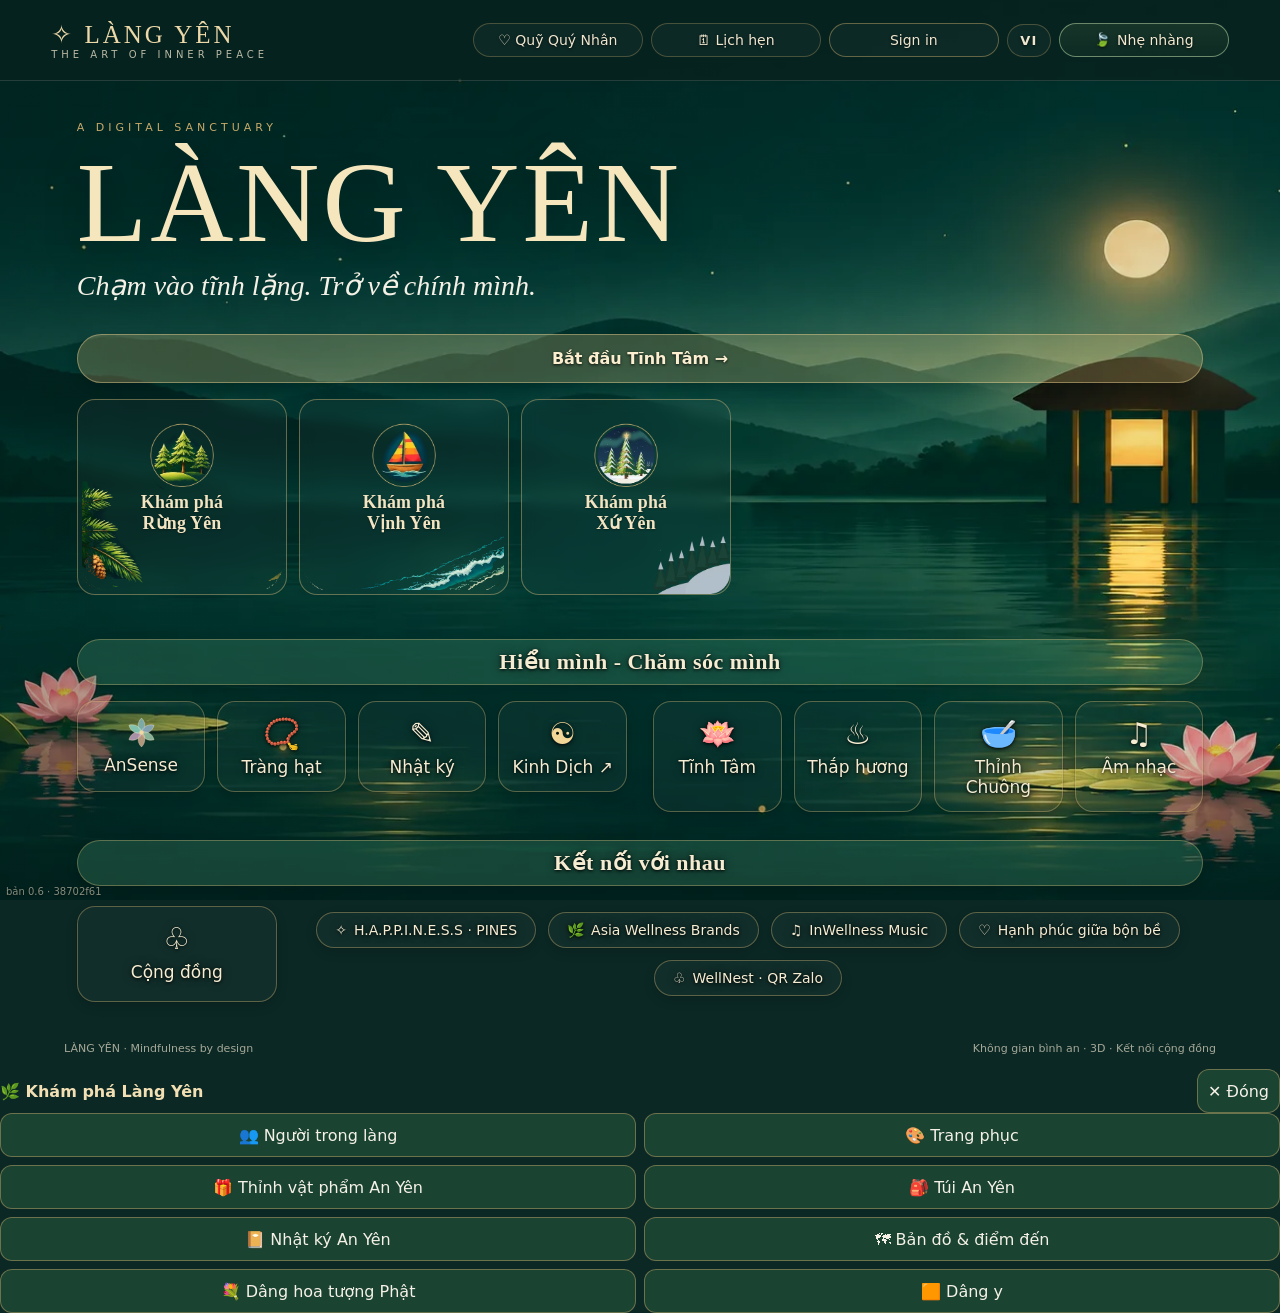
<file: index.html>
<!DOCTYPE html>

<html lang="vi"><head><meta charset="utf-8"/><meta content="width=device-width,initial-scale=1" name="viewport"/><script>/* Mã bản dựng: so với version.json (không lưu đệm); trình duyệt còn giữ bản cũ thì tự tải lại bản mới một lần *//* Số phiên bản phát hành (anyen.space): đổi khi đưa bản mới lên */window.ANYEN_VERSION='0.6';window.ANYEN_BUILD='38702f61';(function(){try{var k='anyen-build-reload';fetch('version.json?t='+Date.now(),{cache:'no-store'}).then(function(r){return r.json()}).then(function(j){if(j&&j.build&&j.build!==window.ANYEN_BUILD&&sessionStorage.getItem(k)!==j.build){sessionStorage.setItem(k,j.build);var u=new URL(location.href);u.searchParams.set('b',j.build);location.replace(u.toString())}}).catch(function(){})}catch(e){}})();document.addEventListener('DOMContentLoaded',function(){var d=document.createElement('div');d.id='anyenBuild';d.textContent='bản '+window.ANYEN_VERSION+' · '+window.ANYEN_BUILD;d.style.cssText='position:fixed;left:6px;bottom:2px;z-index:200;font:10px/1.2 system-ui,sans-serif;color:#f3e7cc;opacity:.55;pointer-events:none;text-shadow:0 1px 2px #000';document.body.appendChild(d)});</script><script>/* Trang lite (…/?lite hoặc …/lite/): cùng mọi chức năng của trang full, không dựng bản đồ Rừng Yên, Vịnh Yên, không đi lại */window.anyenLite=new URLSearchParams(location.search).has('lite');if(window.anyenLite)document.documentElement.classList.add('lite');</script><title>LÀNG YÊN · Không gian bình an</title><link rel="stylesheet" href="css/langyen.css?v=7c9ae7a0"><meta content="website" property="og:type"/><meta content="LÀNG YÊN · Nhật ký bình an" property="og:title"/><meta content="Chạm vào tĩnh lặng. Trở về chính mình. Khám phá không gian Tĩnh Tâm và Nhật ký bình an tại AnYen.space." property="og:description"/><meta content="https://anyen.space/" property="og:url"/><meta content="https://anyen.space/anyen-share.jpg" property="og:image"/><meta content="1200" property="og:image:width"/><meta content="630" property="og:image:height"/></head><body><div class="app"><div class="scene"><canvas id="landscape"></canvas></div><div class="shade"></div><div id="zenHint" class="zen-hint" aria-live="polite">Chạm đất để đi · Chạm tọa cụ để ngồi · Chạm người để chào</div><div class="mode-label" id="sceneMode">Không gian phong cảnh · Canvas</div><div class="shell"><header class="top"><div class="brand">✧ LÀNG YÊN <small>THE ART OF INNER PEACE</small></div><nav class="nav"><button class="active nav-trung" data-page="home">Không gian Yên</button><button id="nav3D" class="nav-trung" title="Vào khu vực 3D" type="button">⌂ 3D</button><button class="nav-trung" data-page="community">♧ Cộng đồng</button><button class="nav-trung" data-page="meditate">Tĩnh Tâm</button><button class="nav-trung" data-page="ritual">Nghi thức</button><button class="nav-trung" data-page="journal">Nhật ký</button><button class="nav-trung" data-page="sound">Âm nhạc</button><a class="nav-external nav-trung" href="https://thuanthoi.com" rel="noopener noreferrer" target="_blank">☯ Kinh Dịch ↗</a><button data-page="fund">♡ Quỹ Quý Nhân</button><a class="nav-external" href="lich.html">🗓 Lịch hẹn</a><a class="nav-external" id="navSignIn" href="account.html?next=index.html">Sign in</a><button type="button" class="nav-lang" id="navLang" aria-haspopup="true" aria-expanded="false" title="Ngôn ngữ: Tiếng Việt" aria-label="Ngôn ngữ hiện tại: Tiếng Việt">VI</button><a class="nav-external nav-lite" id="navLite" href="lite/" title="Làng Yên Lite: bản nhẹ cho điện thoại" aria-label="Nhẹ nhàng: chuyển sang Làng Yên Lite"><span class="nav-lite-leaf" aria-hidden="true">🍃</span>Nhẹ nhàng</a></nav></header><div class="scene-controls"><button id="left" title="Xoay trái">↶</button><button id="right" title="Xoay phải">↷</button><button id="mute" title="Bật/tắt âm">♫</button></div><main class="main"><section class="hero" id="home"><div class="lite-only lite-breath" id="liteBreath"><div class="lite-orb" aria-hidden="true"><i></i><b><span>Hít vào</span><span>Thở ra</span></b></div><p>Thở theo vòng tròn, thế là đủ.</p><p class="lite-soft">Khi sẵn sàng, chọn một nơi bên dưới.</p><a class="lite-down" href="#liteExp">⌄ Hôm nay, bạn cần gì?</a></div><div class="lite-only lite-exp" id="liteExp"><b class="lite-roof">Trải nghiệm</b><div class="lite-grid"><button type="button" data-lite="statue" hidden><span>🪷</span>Toạ thiền<small>tượng Phật · rừng thông</small></button><button type="button" data-lite="van_hoa" hidden><span>🏛️</span>Nhà Văn Hoá<small>nhà cộng đồng · 36 người</small></button><button type="button" data-lite="tu_gia_me"><span>🏡</span>Tư Gia<small>rừng thông · mời bạn tới chơi</small></button><button type="button" data-lite="dao_yen_nha"><span>🏝</span>Nhà chính<small>Đảo Yên</small></button><button type="button" data-lite="dao_yen_thien"><span>🧘</span>Nhà Thiền<small>Đảo Yên</small></button><button type="button" data-lite="xep_so"><span>🐚</span>Xếp sò<small>giỏ có sẵn 36 sò</small></button><button type="button" data-lite="xep_da"><span>🪨</span>Xếp đá<small>đá có sẵn trên bãi</small></button></div><div class="lite-therapy"><b>Nhà trị liệu</b><div class="lite-chips"><button type="button" data-lite="nha_hoa_lan">🌸 Nhà Sắc</button><button type="button" data-lite="chuong_gio">🎐 Nhà Thanh</button><button type="button" data-lite="xong_huong">🌿 Nhà Hương</button><button type="button" data-lite="quan_tra">🍵 Nhà Vị</button><button type="button" data-lite="xuong_gom">🏺 Nhà Chạm</button><button type="button" data-lite="nha_niem">🕯️ Nhà Niệm</button></div></div></div><div class="eyebrow">A DIGITAL SANCTUARY</div><h1>LÀNG YÊN</h1><p>Chạm vào tĩnh lặng. Trở về chính mình.</p><button aria-label="Khám phá Rừng Yên" class="portal-entry sq" id="enter3D"><span class="portal-symbol">⌂</span><span class="portal-name" aria-hidden="true">Khám phá<br>Rừng Yên</span></button><button class="cta" data-go="meditate">Bắt đầu Tĩnh Tâm →</button><br><button aria-label="Khám phá Vịnh Yên" class="portal-entry bay sq" id="enterBay"><span class="portal-symbol">⛵</span><span class="portal-name" aria-hidden="true">Khám phá<br>Vịnh Yên</span></button><button aria-label="Khám phá Xứ Yên, vùng tuyết Lapland" class="portal-entry snow sq" id="enterSnow" type="button"><span class="portal-symbol">❄</span><span class="portal-name" aria-hidden="true">Khám phá<br>Xứ Yên</span></button><div class="dock"><div class="dock-house"><b class="dock-roof">Hiểu mình - Chăm sóc mình</b><button style="order:2" type="button" id="ansenseBtn" aria-label="AnSense, 6 giác quan"><span><svg width="33" height="33" viewBox="0 0 48 48" aria-hidden="true" style="display:block"><g stroke="#f4e7c6" stroke-opacity=".55" stroke-width="1" fill-opacity=".85"><path d="M24 25C17.5 19 17.5 9 24 3C30.5 9 30.5 19 24 25Z" fill="#7fb3b8"/><path d="M24 25C17.5 19 17.5 9 24 3C30.5 9 30.5 19 24 25Z" fill="#86a8c4" transform="rotate(60 24 24)"/><path d="M24 25C17.5 19 17.5 9 24 3C30.5 9 30.5 19 24 25Z" fill="#9cc7a9" transform="rotate(120 24 24)"/><path d="M24 25C17.5 19 17.5 9 24 3C30.5 9 30.5 19 24 25Z" fill="#d0a98c" transform="rotate(180 24 24)"/><path d="M24 25C17.5 19 17.5 9 24 3C30.5 9 30.5 19 24 25Z" fill="#c3a0bd" transform="rotate(240 24 24)"/><path d="M24 25C17.5 19 17.5 9 24 3C30.5 9 30.5 19 24 25Z" fill="#86cfc2" transform="rotate(300 24 24)"/></g><circle cx="24" cy="24" r="3.2" fill="#f2d7a0"/></svg></span>AnSense</button><button style="order:5" data-go="beads"><span>📿</span>Tràng hạt</button><button data-go="journal" style="order:8"><span>✎</span>Nhật ký</button><a class="house-tile" href="https://thuanthoi.com" target="_blank" rel="noopener noreferrer" style="order:9"><span>☯</span>Kinh Dịch ↗</a></div><div class="dock-house"><b class="dock-roof">Chăm sóc mình</b><button style="order:1" data-go="meditate"><span>🪷</span>Tĩnh Tâm</button><button style="order:3" data-go="ritual"><span>♨</span>Thắp hương</button><button style="order:4" id="gongShortcut"><span>🥣</span>Thỉnh Chuông</button><button style="order:6" data-go="sound"><span>♫</span>Âm nhạc</button></div><div class="dock-house"><b class="dock-roof">Kết nối với nhau</b><button data-go="community" style="order:0"><span>♧</span>Cộng đồng</button><div class="connections-links house-links" style="order:10"><a href="https://www.pines.one" rel="noopener noreferrer" target="_blank"><i>✧</i>H.A.P.P.I.N.E.S.S · PINES</a><a href="https://www.wellnessbrands.asia" rel="noopener noreferrer" target="_blank"><i>🌿</i>Asia Wellness Brands</a><a href="https://youtube.com/@inwellness" rel="noopener noreferrer" target="_blank"><i>♫</i>InWellness Music</a><a href="https://www.facebook.com/groups/hanhphucgiuabonbe" rel="noopener noreferrer" target="_blank"><i>♡</i>Hạnh phúc giữa bộn bề</a><details class="wellnest-link"><summary><i>♧</i>WellNest · QR Zalo</summary><img alt="Mã QR Zalo WellNest do quản trị viên cung cấp" loading="lazy" src="./wellnest-zalo-qr.jpg"/><p>Quét mã bằng Zalo để tham gia cộng đồng WellNest.</p></details></div></div></div></section><section class="panel hidden" id="meditate"><div class="eyebrow">BREATHE · RETURN · RENEW</div><h2>Một phút trở về</h2><p>Chọn thời lượng, thả lỏng đôi vai và trở về với nhịp thở.</p><div class="row" id="durations"><button class="chip selected" data-min="3">3 phút</button><button class="chip" data-min="5">5 phút</button><button class="chip" data-min="10">10 phút</button><button class="chip" data-min="20">20 phút</button></div><div class="breath-studio"><div class="eyebrow">NHỊP THỞ &amp; GIAI ĐIỆU</div><div class="breath-orb" id="breathOrb">Trở về</div><div class="breath-settings"><label for="breathPattern">Nhịp thở</label><select id="breathPattern"><option value="4,2,6">4 · 2 · 6 (dịu nhẹ)</option><option value="4,0,4">4 · 4 (đều nhịp)</option><option value="3,0,5">3 · 5 (chậm rãi)</option></select><button id="breathMusic" type="button">♫ Bật nhạc nền</button><label for="breathVolume">Âm lượng</label><input id="breathVolume" max="100" min="0" style="width:95px" type="range" value="35"/></div><div class="breath-note">Âm nền tạo trực tiếp trên thiết bị, hòa theo nhịp thở. Có thể tắt bất cứ lúc nào.</div></div><div class="timer" id="timer">03:00</div><div class="progress"><div id="timerbar" style="width:0%"></div></div><div class="label" id="breath">Hít vào bình an · Thở ra nhẹ nhàng</div><div class="row"><button class="cta" id="startTimer">Bắt đầu tĩnh tâm</button><button class="chip" id="resetTimer">Đặt lại</button></div></section><section class="panel hidden" id="ritual"><div class="eyebrow">MINDFUL RITUAL</div><h2>Nghi thức bình an</h2><p>Thắp một ngọn nến, dâng một đóa sen, ngân một tiếng chuông. Ba cách trở về với hiện tại.</p><div class="ritual-light" id="incenseIcon">🪔</div><div class="row"><button class="cta" id="incense">🪔 Thắp nến</button><button class="chip" id="offerFlower" type="button">🪷 Dâng hoa sen</button><button class="chip gong-button" id="gong" type="button"><svg aria-hidden="true" class="tibetan-bowl" viewbox="0 0 120 100" xmlns="http://www.w3.org/2000/svg"><defs><lineargradient id="bowlGold" x1="0" x2="1" y1="0" y2="1"><stop stop-color="#f4dc9d"></stop><stop offset=".55" stop-color="#b68c45"></stop><stop offset="1" stop-color="#e5c782"></stop></lineargradient></defs><path d="M18 43 Q60 53 102 43 Q100 77 60 83 Q20 77 18 43Z" fill="url(#bowlGold)" stroke="#e8ce91" stroke-width="2"></path><ellipse cx="60" cy="43" fill="#79592c" rx="42" ry="11" stroke="#f4dba0" stroke-width="3"></ellipse><ellipse cx="60" cy="43" fill="#3c3525" rx="33" ry="6"></ellipse><path d="M44 84H76M51 89H69" stroke="#cba85d" stroke-linecap="round" stroke-width="4"></path><path d="M79 13L106 34" stroke="#d7b16b" stroke-linecap="round" stroke-width="8"></path><path d="M78 12L84 16" stroke="#65452c" stroke-linecap="round" stroke-width="12"></path><path d="M38 64Q60 73 82 64" fill="none" stroke="#f7e0a1" stroke-opacity=".65" stroke-width="2"></path></svg><span>Thỉnh Chuông</span></button></div><div class="flower-ritual flower-display"><div aria-label="Hoa sen dâng trong nghi thức" aria-live="polite" class="lotus-offering" id="lotusOffering"><svg aria-label="Đóa hoa sen hồng đang nở" class="lotus-art" role="img" viewbox="0 0 240 185" xmlns="http://www.w3.org/2000/svg"><defs><lineargradient id="petalFill" x1="0" x2="0" y1="0" y2="1"><stop stop-color="#fff0f2"></stop><stop offset=".6" stop-color="#ef9cb8"></stop><stop offset="1" stop-color="#b75b88"></stop></lineargradient><radialgradient id="lotusGlow"><stop stop-color="#eacb8d" stop-opacity=".42"></stop><stop offset="1" stop-color="#eacb8d" stop-opacity="0"></stop></radialgradient></defs><ellipse cx="120" cy="110" fill="url(#lotusGlow)" rx="114" ry="72"></ellipse><g stroke="#a95c7d" stroke-linejoin="round" stroke-width="1.4"><path d="M118 149 Q49 143 30 87 Q80 90 118 149Z" fill="#d87f9f"></path><path d="M122 149 Q191 143 210 87 Q160 90 122 149Z" fill="#d87f9f"></path><path d="M120 146 Q54 122 60 52 Q105 79 120 146Z" fill="url(#petalFill)"></path><path d="M120 146 Q186 122 180 52 Q135 79 120 146Z" fill="url(#petalFill)"></path><path d="M120 145 Q90 95 120 17 Q150 95 120 145Z" fill="url(#petalFill)"></path><path d="M120 146 Q87 115 92 67 Q117 85 120 146Z" fill="#f6c2d2"></path><path d="M120 146 Q153 115 148 67 Q123 85 120 146Z" fill="#f6c2d2"></path></g><path d="M32 151 Q120 171 208 151" fill="none" stroke="#b4c6a3" stroke-linecap="round" stroke-width="4"></path></svg></div><div class="label" id="flowerMessage" role="status">Chạm “Dâng hoa sen” để gửi một lời nguyện lành.</div></div><div class="label" id="incenseMessage">Một ngọn nến nhỏ, một khoảng lặng cho chính mình.</div></section><section class="panel hidden" id="beads"><div class="eyebrow">108 MOMENTS OF PRESENCE</div><h2>Tràng hạt chánh niệm</h2><p>Mỗi lần chạm là một hơi thở, một khoảnh khắc có mặt.</p><div class="bead-visual" id="beadVisual" role="img" aria-label="Vòng tràng hạt chuyển động theo từng lần chạm"><div class="bead-ring" id="beadRing"></div><div class="bead-center">✧<small>108 hơi thở</small></div></div><div class="number"><span id="beadCount">0</span><span style="font-size:20px;color:#aebba9"> / 108</span></div><div class="progress"><div id="beadbar" style="width:0%"></div></div><div class="row"><button class="cta" id="beadTap">Lần một hạt ✧</button><button class="chip" id="beadReset">Bắt đầu lại</button><button class="chip" id="beadBellToggle" type="button" aria-pressed="true">🔔 Chuông: Bật</button></div><p class="bead-bell-note">🥣 Có thể bật hoặc tắt tiếng chuông khi lần hạt.</p></section><section class="panel hidden" id="journal"><div class="eyebrow">YOUR INNER GARDEN</div><h2>Nhật ký bình an</h2><p>Hôm nay, điều gì khiến bạn biết ơn?</p><textarea class="journal" id="journalInput" placeholder="Viết vài dòng cho chính mình..."></textarea><div class="row"><button class="cta" id="saveJournal">Lưu khoảnh khắc</button><button class="chip" id="previewShare">✧ Xem thiệp chia sẻ</button></div><div class="share-journal-panel hidden" id="shareJournalPanel"><p>Chỉ nội dung trong ô soạn thảo được đưa lên thiệp. Hãy tránh chia sẻ thông tin riêng tư.</p><canvas aria-label="Thiệp Nhật ký LÀNG YÊN" height="1200" id="shareCard" width="1200"></canvas><div class="row"><button class="cta" id="shareCardAction">Chia sẻ thiệp</button><button class="chip" id="downloadCard">Tải ảnh</button><button class="chip" id="shareFBLink">Chia sẻ link Facebook</button></div><p class="label">Facebook hiển thị ảnh đại diện của link từ Open Graph. Để đăng chính thiệp nhật ký, hãy dùng “Chia sẻ thiệp” hoặc tải ảnh và đính kèm thủ công.</p></div><div class="entries" id="entries"></div><div class="ansense-log"><div class="eyebrow" style="margin-top:22px">KẾT QUẢ ANSENSE</div><div class="label">Mỗi lần trả lời một bộ câu hỏi, check-in buổi sáng AnSense hoặc chọn Một màu hôm nay ở Nhà Sắc: thời gian thực hiện, kết quả và các câu trả lời. Chạm vào từng mục để xem chi tiết.</div><div class="entries" id="ansenseLog" style="max-height:300px;margin-bottom:14px"></div></div><div class="label">Nhật ký được lưu cục bộ trong trình duyệt này.</div></section><section class="panel music-panel hidden" id="sound"><div class="eyebrow">INWELLNESS MUSIC · THE SOUND OF STILLNESS</div><h2>Âm nhạc của Yên</h2><p>Thưởng thức âm nhạc chánh niệm từ InWellness. Mở kênh hoặc dán liên kết một video / playlist YouTube để nghe trực tiếp tại đây.</p><a class="music-link" href="https://www.youtube.com/@inwellness" rel="noopener noreferrer" target="_blank">♫ Khám phá InWellness trên YouTube ↗</a><div class="music-label">THƯ VIỆN INWELLNESS · CHỌN BẢN NHẠC</div><div class="track-grid"><button class="track" data-track="TSwzqOwW2is" type="button"><span>♫</span><b>InWellness · 01</b><small>Nghe trực tiếp ▶</small></button><button class="track" data-track="mtKXLw7Oylc" type="button"><span>♫</span><b>InWellness · 02</b><small>Nghe trực tiếp ▶</small></button><button class="track" data-track="DPIeUr5cRFg" type="button"><span>♫</span><b>InWellness · 03</b><small>Nghe trực tiếp ▶</small></button></div><label class="music-label" for="ytUrl">Liên kết video hoặc playlist InWellness</label><div class="music-form"><input aria-label="Liên kết video hoặc playlist YouTube" autocomplete="off" id="ytUrl" placeholder="https://www.youtube.com/watch?v=..." type="url"/><button class="cta" id="loadYoutube" type="button">▶ Nghe tại LÀNG YÊN</button></div><div class="label" id="ytStatus" role="status">Chọn một video trên kênh InWellness, bấm Chia sẻ, rồi dán liên kết vào ô trên.</div><div class="yt-container hidden" id="ytContainer"><iframe allow="accelerometer; autoplay; clipboard-write; encrypted-media; gyroscope; picture-in-picture; web-share" allowfullscreen="" id="ytFrame" loading="lazy" referrerpolicy="strict-origin-when-cross-origin" title="Trình phát YouTube InWellness"></iframe></div><div class="row"><button class="chip" id="stopYoutube" type="button">■ Dừng video</button><button class="chip" id="rain">✧ Mưa nhẹ</button><button class="chip" id="bowl">◉ Chuông Tây Tạng</button><button class="chip" id="silence">Tắt âm thiên nhiên</button></div><div class="label">Trình phát cần Internet và website HTTPS. YouTube có thể hiển thị quảng cáo hoặc không cho phép nhúng một số nội dung. Âm thanh nền tổng hợp hoạt động độc lập.</div></section><section class="panel fund-panel hidden" id="fund"><div class="eyebrow">GIVING WITH GRATITUDE · QUỸ QUÝ NHÂN</div><h2>Gieo một hạt lành</h2><p>Đóng góp hoàn toàn tự nguyện. Chọn mức dự kiến, viết lời nhắn và xem thông tin minh bạch trước khi quyết định. <strong>Chuyển khoản trực tiếp đến tài khoản cá nhân Võ Thành Đăng tại MB Bank. Vui lòng kiểm tra thông tin trước khi chuyển khoản.</strong></p><div class="donation-card"><div class="eyebrow">THÔNG TIN TIẾP NHẬN</div><strong>Ngân hàng Quân Đội (MB Bank)</strong><p>Chủ tài khoản: <b>VÕ THÀNH ĐĂNG</b></p><p>Số tài khoản: <b>6369</b> <button class="chip" id="copyAccount" type="button">Sao chép STK</button></p><img alt="Mã VietQR Quỹ Quý Nhân do quản trị viên cung cấp" class="bankqr" loading="lazy" src="./quy-quy-nhan-vietqr.jpg"/><p class="label">Quét mã bằng ứng dụng ngân hàng, kiểm tra tên người nhận và số tiền trước khi xác nhận.</p><a class="fundlink" href="https://thiennguyen.app/user/quyquynhan" rel="noopener noreferrer" target="_blank">↗ Xem Quỹ Quý Nhân minh bạch trên Thiện Nguyện</a></div><div class="label">MỨC ĐÓNG GÓP DỰ KIẾN (VND)</div><div class="row" id="amounts"><button class="chip selected" data-amount="50000">50.000đ</button><button class="chip" data-amount="100000">100.000đ</button><button class="chip" data-amount="200000">200.000đ</button><button class="chip" data-amount="500000">500.000đ</button></div><label class="label" for="customAmount">Hoặc nhập số tiền khác</label><input class="field" id="customAmount" max="100000000" min="1000" placeholder="Ví dụ: 150000" step="1000" type="number"/><label class="label" for="fundMessage">Lời nguyện lành (không bắt buộc)</label><textarea class="journal" id="fundMessage" maxlength="300" placeholder="Mong những điều tử tế được lan xa..."></textarea><label class="consent"><input id="fundConsent" type="checkbox"/> Tôi hiểu khoản chuyển đến tài khoản cá nhân và ứng dụng không tự xác nhận giao dịch hoặc phát hành biên nhận.</label><div class="row"><button class="cta" id="previewPledge">Tạo nội dung chuyển khoản</button><a class="chip" id="fundTransparency" href="https://thiennguyen.app/user/quyquynhan" target="_blank" rel="noopener noreferrer" style="text-decoration:none">Xem minh bạch trực tuyến</a></div><div aria-live="polite" class="receipt hidden" id="pledgePreview"></div><div class="receipt hidden" id="transparency"><strong>Nguyên tắc thiết kế hệ thống</strong><p>Chỉ hiển thị số tiền đã tiếp nhận khi có giao dịch được xác minh. Công bố đơn vị tiếp nhận, mục đích, kỳ báo cáo, khoản chi và chứng từ phù hợp. Chưa có dữ liệu giao dịch thực tế.</p><p>Không công bố tên người đóng góp hoặc lời nhắn nếu chưa được đồng ý. Không gắn đóng góp với phúc lành hay kết quả tâm linh.</p></div><div class="label">Ứng dụng không truy cập số dư ngân hàng, không tự đối soát và không xác nhận giao dịch. Hãy đối chiếu trực tiếp trên trang Thiện Nguyện.</div></section><section class="panel community-panel hidden" id="community"><div class="eyebrow">LÀNG YÊN · TOGETHER IN STILLNESS</div><h2>Cộng đồng Yên</h2><p>Không gian chung để gặp gỡ. Phòng Tĩnh Tâm riêng để cùng thực hành mà vẫn giữ sự yên tĩnh.</p><div class="room-status"><strong id="currentRoom">Bạn đang ở: Sảnh chung</strong><div class="muted-note" id="roomDisclaimer">Chọn phòng và bấm Kết nối để gặp khách đang trực tuyến. Nhật ký luôn riêng tư trên thiết bị.</div></div><div class="rooms-grid"><button class="room-card selected" data-room="Sảnh chung"><strong>🌿 Sảnh chung</strong><small>Dạo bước và gửi lời chào bình an</small></button><button class="room-card" data-room="Phòng Sen · 10 người" hidden disabled><strong>🪷 Phòng Sen</strong><small>Tĩnh Tâm nhóm nhỏ · thiết kế tối đa 10 người</small></button><button class="room-card" data-room="Phòng Trúc · 20 người" hidden disabled><strong>🎋 Phòng Trúc</strong><small>Tĩnh Tâm cộng đồng · thiết kế tối đa 20 người</small></button><button class="room-card" data-room="Phòng Riêng" hidden disabled><strong>◉ Phòng Riêng</strong><small>Tạo phòng hoặc tham gia bằng mã mời</small></button></div><div class="community-tools"><button id="editProfile">✎ Tên &amp; trang phục</button><button id="enterRoom3D">⌂ Bước vào không gian</button><button id="roomMeditate">🪷 Bắt đầu Tĩnh Tâm</button></div><p class="muted-note">Giai đoạn thử nghiệm chỉ mở Sảnh chung. Các phòng khác sẽ trở lại sau. Các phòng công cộng có thể kết nối thời gian thực. Phòng riêng yêu cầu mã mời; nhật ký không được chia sẻ.</p></section></main><section aria-label="Liên kết hệ sinh thái" class="connections-strip"><div class="connections-title">✧ KẾT NỐI HỆ SINH THÁI</div><div class="connections-links"><a href="https://www.pines.one" rel="noopener noreferrer" target="_blank">✧ H.A.P.P.I.N.E.S.S · PINES</a><a href="https://www.wellnessbrands.asia" rel="noopener noreferrer" target="_blank">🌿 Asia Wellness Brands</a><a href="https://youtube.com/@inwellness" rel="noopener noreferrer" target="_blank">♫ InWellness Music</a><a href="https://www.facebook.com/groups/hanhphucgiuabonbe" rel="noopener noreferrer" target="_blank">♡ Hạnh phúc giữa bộn bề</a><details class="wellnest-link"><summary>♧ WellNest · QR Zalo</summary><img alt="Mã QR Zalo WellNest do quản trị viên cung cấp" loading="lazy" src="./wellnest-zalo-qr.jpg"/><p>Quét mã bằng Zalo để tham gia cộng đồng WellNest.</p></details></div></section><footer class="footer"><span>LÀNG YÊN · Mindfulness by design</span><span>Không gian bình an · 3D · Kết nối cộng đồng</span></footer></div><div aria-label="Điểm đến trong không gian 3D" class="zone-nav"><button class="active" data-zone="gate">⛩ Cổng Yên</button><button data-zone="garden">🌿 Sân vườn</button><button data-zone="lotus">🪷 Hồ sen</button><button data-zone="meditation">◉ Thiền đường</button><button data-zone="sanctuary">✧ Chánh điện</button></div><button class="zone-action" id="zoneAction">🪷 Bắt đầu Tĩnh Tâm</button><div class="zone-help" id="zoneHelp">Chọn điểm đến hoặc chạm biểu tượng vàng trong không gian · Kéo để quan sát</div><div aria-label="Không gian Yên 3D" id="immersiveHUD" role="region"><div class="immersive-top"><div class="immersive-name">✧ LÀNG YÊN - RỪNG YÊN</div><button aria-label="Về trang chính Làng Yên" id="exit3D">🏠 Trang chính</button></div><div class="immersive-bottom"><p>Kéo để xoay góc nhìn · Dùng ← → hoặc các nút bên dưới</p><div class="immersive-arrows"><button aria-label="Xoay trái" id="immersiveLeft">↶ Xoay trái</button><button aria-label="Xoay phải" id="immersiveRight">Xoay phải ↷</button></div></div></div><div class="profile-bar" id="profileBar"><span class="avatar-bubble" id="avatarBubble"></span><span class="small" id="profileLabel">Khách Yên</span><button id="openProfile">✎ Cá nhân hóa</button><button id="openRooms">♧ Phòng Yên</button><a id="signIn" href="account.html?next=index.html" style="background:transparent;border:1px solid #c8a96a77;border-radius:20px;color:#f5e8c8;padding:6px 12px;text-decoration:none;font-size:14px;min-height:32px;display:inline-flex;align-items:center">Sign in</a></div><aside aria-label="Kết nối cộng đồng trực tuyến" id="realtimeBox"><button type="button" id="rtToggle" aria-expanded="false">✦ LÀNG YÊN · TRỰC TUYẾN <span>⌄</span></button><div id="rtContent"><div class="rt-room-chooser"><label for="rtRoomSelect">Phòng</label><select id="rtRoomSelect"><option value="Sảnh chung">🌿 Sảnh chung</option></select></div><div id="privateRoomControls" hidden><label for="privateRoomName">Tên phòng / Trưởng nhóm</label><input id="privateRoomName" maxlength="50" placeholder="Ví dụ: Thiền đường của An" autocomplete="off"><label for="privateRoomCode">Mã mời phòng riêng</label><input id="privateRoomCode" autocomplete="off" maxlength="32" placeholder="Nhập mã mời"/><button type="button" id="createPrivateRoom">+ Tạo phòng riêng</button><p class="muted-note">Chia sẻ mã mời trực tiếp với người bạn tin cậy. Không gửi nhật ký.</p></div><p id="realtimeStatus">Chưa kết nối Supabase</p><div class="rt-row"><button id="connectRealtime">Kết nối</button><button id="disconnectRealtime">Rời phòng</button></div><div id="onlineCount">0 người trực tuyến</div><div id="onlinePeople"></div><div class="rt-actions"><button id="realtimeGreet" type="button">🙏 Chào nhau</button><button id="realtimeSit" type="button">🧘 Toạ thiền</button><button id="realtimeWalk" type="button">🚶 Thiền hành</button><button id="realtimeBell" type="button">🥣 Thỉnh chuông</button><button id="realtimeSession" type="button">🌿 Thiền chung 5 phút</button><button id="realtimeSessionEnd" type="button">✧ Kết thúc thiền</button></div><section id="resonancePanel" aria-label="Thiền đường cộng hưởng" hidden>
<div class="resonance-heading">✧ THIỀN ĐƯỜNG CỘNG HƯỞNG</div>
<div class="resonance-caption">Dành cho Phòng Sen và Phòng Riêng · Không phát âm thanh tự động</div>
<div class="resonance-controls"><label for="resonanceDuration">Thời lượng</label><select id="resonanceDuration"><option value="5">5 phút</option><option value="10">10 phút</option><option value="15">15 phút</option></select><button id="resonanceJoin" type="button">🪷 Tham gia thiền</button></div>
<div class="resonance-clock" id="resonanceClock" aria-live="off">--:--</div>
<div class="resonance-state" id="resonanceState" role="status">Chưa có phiên thiền.</div>
<div class="resonance-controls"><button id="resonanceBellEnable" type="button" aria-pressed="false">🔕 Bật chuông chung</button><button id="resonanceLotus" type="button">🪷 Tặng sen</button></div>
<div class="resonance-offerings" id="resonanceOfferings" aria-live="polite"></div>
<div class="resonance-caption">Trưởng phiên bắt đầu/kết thúc. Đồng hồ đồng bộ theo thời điểm chung; người vào muộn có thể nhận trạng thái từ trưởng phiên nếu trưởng phiên còn trực tuyến.</div>
</section><div id="rtActivityStatus" aria-live="polite"></div><small>Chỉ chia sẻ nickname, trang phục và vị trí khi bạn chọn Kết nối. Không chia sẻ nhật ký.</small></div></aside><div aria-label="Cá nhân hóa khách tham quan" aria-modal="true" class="profile-modal" id="profileModal" role="dialog"><div class="profile-dialog"><div class="eyebrow">YOUR QUIET PRESENCE</div><h2 id="profileTitle">Chọn dáng vẻ bình an</h2><p id="profileIntro">Không cần đăng ký tài khoản. Tên và trang phục chỉ lưu trên thiết bị này.</p><canvas id="avatarPreview" width="544" height="340" aria-label="Xem trước nhân vật: dáng đứng và dáng ngồi thiền"></canvas><div class="preview-caption" aria-hidden="true"><span>Đứng</span><span>Ngồi thiền</span></div><label for="guestName">Tên hoặc nickname</label><div class="name-row"><input id="guestName" maxlength="24" placeholder="Ví dụ: Một người đang Yên"/><button type="button" class="chip" id="suggestName" aria-label="Gợi ý tên">🎲 Gợi ý</button></div><label for="outfitStyle">Kiểu trang phục</label><select id="outfitStyle"><option value="robe">Thiền phục truyền thống</option><option value="linen" selected>Trang phục linen tối giản</option><option value="casual">Trang phục thường ngày</option></select><label>Màu sắc trang phục</label><div class="color-options"><label><input name="outfitColor" type="radio" value="#d9b67d"/> Vàng</label><label><input name="outfitColor" type="radio" value="#90b7a5"/> Xanh</label><label><input name="outfitColor" type="radio" value="#f0e5d4"/> Kem</label><label><input name="outfitColor" type="radio" value="#b5a1c7"/> Tím</label><label><input checked="" name="outfitColor" type="radio" value="#687b48"/> Rêu</label><label><input name="outfitColor" type="radio" value="#e8a1b4"/> Hồng</label></div><div class="row"><button class="cta" id="saveProfile">Lưu &amp; tiếp tục</button><button class="chip" id="closeProfile">Đóng</button><a class="chip" id="profileSignIn" href="account.html?next=index.html" style="text-decoration:none;display:inline-flex;align-items:center">Sign in</a></div></div></div><div class="toast" id="toast"></div></div><script>
/* js/world3d.js không tải được (mất mạng): báo lỗi như lỗi 3D thường; bấm Vào 3D sẽ nạp lại tệp rồi khởi tạo. */
window.anyen3DWorldFailed=function(){document.body.classList.add('yen-3d-error');window.anyen3DError='Không tải được phần 3D. Vui lòng kiểm tra kết nối mạng rồi bấm Vào 3D để thử lại.';const m=document.querySelector('#sceneMode');if(m)m.textContent=window.anyen3DError};
 /* Không gian 3D (Rừng Yên, Vịnh Yên) chỉ tải khi người chơi bấm vào, trang chủ dùng phông 2D nên mở nhanh. */
 window.anyenWorldSrc='js/world3d.js?v=bf81f05f';window.anyenRetry3D=()=>new Promise(res=>{window.anyen3DLoading=true;const first=!window.anyenWorldTried;window.anyenWorldTried=true;const sc=document.createElement('script');sc.src=first?window.anyenWorldSrc:'js/world3d.js?retry='+Date.now();sc.onload=()=>{Promise.resolve(window.anyenWorldReady).then(ok=>{window.anyen3DLoading=false;window.anyen3DReady=!!ok;res(!!ok)},()=>{window.anyen3DLoading=false;res(false)})};sc.onerror=()=>{window.anyen3DLoading=false;window.anyen3DWorldFailed&&window.anyen3DWorldFailed();res(false)};document.body.append(sc)});
window.LangYenAudio={current:null,stopAll(except){window.dispatchEvent(new CustomEvent('langyen-audio-stop',{detail:{except:except||null}}));this.current=except||null},claim(name){this.stopAll(name)}};
</script><script>
const $=s=>document.querySelector(s), $$=s=>document.querySelectorAll(s);window.addEventListener('langyen-audio-stop',e=>{if(e.detail.except!=='rain'&&typeof stopRain==='function')stopRain();if(e.detail.except!=='youtube'){const f=document.getElementById('ytFrame');if(f&&f.hasAttribute('src')){f.removeAttribute('src');document.getElementById('ytContainer')?.classList.add('hidden')}}});let page='home';function go(p){if(p===page&&p!=='home')p='home';if(p!=='home')window.dispatchEvent(new CustomEvent('langyen-audio-stop',{detail:{except:null}}));page=p;$$('main section').forEach(x=>x.classList.toggle('hidden',x.id!==p));$$('.nav button').forEach(x=>x.classList.toggle('active',x.dataset.page===p));}$$('[data-page]').forEach(b=>b.onclick=()=>go(b.dataset.page));document.querySelectorAll('main section.panel').forEach(panel=>{const b=document.createElement('button');b.className='panel-close';b.type='button';b.setAttribute('aria-label','Đóng '+(panel.querySelector('h2')?.textContent||'bảng'));b.textContent='✕ Đóng';b.onclick=()=>go('home');panel.insertBefore(b,panel.firstChild)});function enter3D(){go('home');if(!window.anyen3DReady&&!document.body.classList.contains('yen-3d-error')){if(!window.anyen3DLoading&&typeof window.anyenRetry3D==='function'){toast('Đang mở không gian 3D…');window.anyenRetry3D().then(ok=>{if(ok)enter3D();else{window.anyenPendingBay=false;toast('3D chưa tải được: '+(window.anyen3DError||'Vui lòng tải lại trang.'))}})}return;}if(document.body.classList.contains('yen-3d-error')){if(typeof window.anyenRetry3D==='function'&&!window.anyen3DLoading){toast('Đang thử tải lại không gian 3D…');window.anyenRetry3D().then(ok=>{if(ok)enter3D();else toast('3D chưa tải được: '+(window.anyen3DError||'Vui lòng tải lại trang.'))});return;}toast('3D chưa tải được: '+(window.anyen3DError||'Vui lòng tải lại trang.'));return;}document.body.classList.add('immersive');selectZone('gate');window.dispatchEvent(new Event('anyen-3d-enter'));$('#exit3D').focus()}/* Link vào thẳng: …/#rung-thong (Rừng Yên) · …/#vinh-yen (Vịnh Yên). Đang ở khu nào thì địa chỉ đổi theo để chép, gửi lại. */
const anyenStartLink=[(location.hash||'').toLowerCase().replace('#',''),(new URLSearchParams(location.search).get('vao')||'').toLowerCase()];
function anyenDeepLink(){const [h,q]=anyenStartLink;const k=h||q.toLowerCase();if(window.anyenLite&&/^(rung|rung-thong|rung-yen|forest|vinh|vinh-yen|bay|dao-yen)$/.test(k))return;if(/^(rung|rung-thong|rung-yen|forest)$/.test(k))setTimeout(()=>enter3D(),300);else if(/^(vinh|vinh-yen|bay|dao-yen)$/.test(k))setTimeout(()=>$('#enterBay').click(),300);else anyenGoTo(q)}
/* Link từ thẻ "Gợi ý cho bạn hôm nay" của AnSense: index.html?vao=tinh-tam | thinh-chuong | thap-huong | am-nhac&nghe=mua|nhac|chuong|loi | nhat-ky | cong-dong | trang-hat | nha-niem | nha-van-hoa | nha-vi | nha-cham | nha-thanh | nha-huong | xep-da | nhat-so */
/* Thắp nến ảo xong: gợi ý nến NỞ HOA thật cùng trạng thái hôm nay (đọc từ AnSense) */
function anyenCandleHint(){let st=null;try{st=(JSON.parse(localStorage.getItem('anyen-ansense-v1')||'{}').result||{}).state}catch(_){}const N={khoi:['Khởi','Giọt Khởi Động'],giao:['Giao','Giọt Kết Nối'],an:['An','Giọt An Nhiên'],hoa:['Hoa','Giọt Nở Hoa'],tinh:['Tịnh','Giọt TỊNH']}[st];let el=$('#candleHint');if(!el){el=document.createElement('div');el.id='candleHint';el.className='label';el.style.cssText='margin-top:10px';$('#incenseMessage').after(el)}el.textContent='';const a=document.createElement('a');a.style.color='#e6c88e';if(N){el.append('Muốn thắp nến thật? Nến NỞ HOA cùng '+N[1]+' hợp trạng thái '+N[0]+' hôm nay của bạn. ');a.href='ansense.html#products';a.textContent='Xem ở AnSense →'}else{el.append('Muốn biết nến và tinh dầu nào hợp với mình hôm nay? ');a.href='ansense.html?vao=checkin';a.textContent='Check-in AnSense 30 giây →'}el.append(a)}
function anyenGoTo(k){if(!k)return;const sp=new URLSearchParams(location.search),nghe=sp.get('nghe')||'';try{sp.delete('vao');sp.delete('nghe');const qs=sp.toString();history.replaceState(null,'',location.pathname+(qs?'?'+qs:'')+location.hash)}catch(_){}
 const glow=(sel,msg)=>{const el=typeof sel==='string'?$(sel):sel;if(!el)return;el.scrollIntoView({block:'center'});el.style.boxShadow='0 0 0 3px #e6c88e,0 0 22px #e6c88e';el.style.transition='box-shadow .6s';setTimeout(()=>el.style.boxShadow='',6000);if(msg)toast(msg)};
 const panel=(p,sel,msg)=>{go(p);setTimeout(()=>glow(sel,msg),250)};
 const until=(test,fn,ms)=>{const t0=Date.now();(function tick(){if(test()){fn();return}if(Date.now()-t0<(ms||45000))setTimeout(tick,500);else toast('Chưa mở được, bạn thử vào từ bản đồ nhé')})()};
 if(k==='tinh-tam')panel('meditate','#startTimer','AnSense gợi ý: Tĩnh Tâm 3 phút · bấm Bắt đầu tĩnh tâm');
 else if(k==='thinh-chuong')panel('ritual','#gong','AnSense gợi ý: bấm Thỉnh Chuông, nghe một tiếng chuông thật trọn');
 else if(k==='thap-huong')panel('ritual','#incense','AnSense gợi ý: thắp nến, dâng một đóa sen');
 else if(k==='am-nhac'){const t={mua:['#rain','Bấm ✧ Mưa nhẹ để nghe tiếng mưa'],chuong:['#bowl','Bấm ◉ Chuông Tây Tạng để nghe'],nhac:['.track-grid','Chọn một bản InWellness để nghe'],loi:['.music-link','Mở kênh InWellness để chọn bản nhạc có lời']}[nghe]||['.track-grid','Chọn một bản InWellness để nghe'];panel('sound',t[0],'AnSense gợi ý: '+t[1])}
 else if(k==='nhat-ky')panel('journal','#journalInput','AnSense gợi ý: viết vài dòng cho chính mình');
 else if(k==='cong-dong')panel('community','#community h2','AnSense gợi ý: ghé Cộng đồng Yên');
 else if(k==='trang-hat')panel('beads','#beadTap','AnSense gợi ý: lần 108 hạt, mỗi hạt một hơi thở');
 else if({'nha-niem':1,'nha-van-hoa':1,'nha-vi':1,'nha-cham':1,'nha-thanh':1,'nha-huong':1}[k]){const id={'nha-niem':'nha_niem','nha-van-hoa':'van_hoa','nha-vi':'quan_tra','nha-cham':'xuong_gom','nha-thanh':'chuong_gio','nha-huong':'xong_huong'}[k];setTimeout(()=>enter3D(),300);until(()=>document.body.classList.contains('immersive')&&typeof window.anyenOpenHouse==='function'&&!window.anyen3DLoading,()=>setTimeout(()=>{if(!window.anyenOpenHouse(id))toast('Chưa mở được nhà, bạn đi bộ tới nhé')},800))}
 else if(k==='xep-da'||k==='nhat-so'){const act=k==='xep-da'?'cairn':'shell';window.anyenSkipBayOutfit=true;setTimeout(()=>$('#enterBay').click(),300);until(()=>document.body.classList.contains('yen-bay')&&typeof window.anyenIslandAct==='function',()=>setTimeout(()=>{if(!window.anyenIslandAct(act))toast('Chưa lên được Đảo Yên, bạn chọn Đảo Yên trên bản đồ nhé')},1200))}}
if(document.readyState==='complete')anyenDeepLink();else window.addEventListener('load',anyenDeepLink,{once:true});
new MutationObserver(()=>{if(window.anyenLite)return;const c=document.body.classList,h=!c.contains('immersive')?'':(c.contains('yen-bay')||window.anyenPendingBay)?'#vinh-yen':'#rung-thong';if((location.hash||'')!==h)try{history.replaceState(null,'',location.pathname+location.search+h)}catch(_){}}).observe(document.body,{attributes:true,attributeFilter:['class']});
/* Trang lite: nút Trải nghiệm mở thẳng không gian; không dựng bản đồ, không đi lại. Nút góc phải đổi thành "Trang đầy đủ". */
if(window.anyenLite){(function(){/* Thứ tự trang lite: vòng thở, Hiểu mình - Chăm sóc mình, Trải nghiệm, Kết nối với nhau. Nhà Kết nối dời sang một .dock thứ hai, giữ vị trí con thứ 3 để dùng lại đúng kiểu của trang full */{const dock=document.querySelector('#home>.dock'),ex=$('#liteExp');if(dock&&ex&&dock.children[2]){const d2=document.createElement('div');d2.className='dock lite-dock2';d2.innerHTML='<div class="dock-house lite-ph" hidden></div><div class="dock-house lite-ph" hidden></div>';d2.append(dock.children[2]);dock.after(ex);ex.after(d2)}}{const x=$('#exit3D');if(x){x.textContent='🏠 Trang chính';x.setAttribute('aria-label','Về trang chính Làng Yên Lite')}}const nl=$('#navLite');if(nl){nl.href='./';nl.title='Về trang đầy đủ';nl.setAttribute('aria-label','Về trang Làng Yên đầy đủ');nl.innerHTML='Trang đầy đủ →'}
 const ready3D=()=>window.anyen3DReady?Promise.resolve(true):(window.anyen3DLoading&&window.anyenWorldReady?Promise.resolve(window.anyenWorldReady):(typeof window.anyenRetry3D==='function'?window.anyenRetry3D():Promise.resolve(false)));
 let busy=false;
 const homeLabel=()=>{const x=$('#exit3D');if(x){x.textContent='🏠 Trang chính';x.setAttribute('aria-label','Về trang chính Làng Yên Lite')}};
 for(const ev of ['anyen-3d-enter','anyen-3d-exit'])window.addEventListener(ev,()=>setTimeout(homeLabel,60));/* rời vịnh đặt lại chữ nút: giữ "Trang chính" */
 /* Xếp sò, xếp đá: chỉ dựng Đảo Yên (không dựng cả vịnh), lên thẳng bãi đảo */
 const veil=document.createElement('div');veil.id='liteVeil';veil.hidden=true;veil.innerHTML='<div class="lite-orb" aria-hidden="true"><i></i><b><span>Hít vào</span><span>Thở ra</span></b></div><p>Đang ra bãi cát Đảo Yên…</p>';document.body.append(veil);
 let veilT=0;const veilOff=()=>{veil.hidden=true;clearInterval(veilT)};window.addEventListener('anyen-3d-exit',veilOff);
 function liteIsland(act){busy=true;window.anyenSkipBayOutfit=true;window.__noFly=true;window.__liteIslandReady=false;veil.querySelector('p').textContent=act==='cairn'?'Đang ra bãi đá Đảo Yên…':'Đang ra bãi cát Đảo Yên…';veil.hidden=false;const v0=Date.now();clearInterval(veilT);veilT=setInterval(()=>{if(window.__liteIslandReady||Date.now()-v0>60000)setTimeout(veilOff,500)},300);
  ready3D().then(ok=>{if(!ok){busy=false;veilOff();toast('3D chưa tải được: '+(window.anyen3DError||'Vui lòng tải lại trang.'));return}window.anyenPendingBay=true;enter3D();const t0=Date.now();
   (function tick(){if(document.body.classList.contains('yen-bay')&&typeof window.anyenIslandAct==='function'&&window.__bayRockCount){busy=false;homeLabel();if(!window.anyenIslandAct(act))toast('Chưa lên được Đảo Yên, bạn thử lại nhé');return}if(Date.now()-t0<60000)setTimeout(tick,400);else{busy=false;toast('Chưa mở được Đảo Yên, kiểm tra mạng rồi thử lại nhé')}})()}).catch(()=>{busy=false})}
 function liteGo(kind){if(busy)return;if(kind==='xep_so'||kind==='xep_da'){liteIsland(kind==='xep_da'?'cairn':'shellart');return}
  busy=true;toast(kind==='statue'?'Đang mở chỗ ngồi trước tượng Phật…':'Đang mở…');
  ready3D().then(ok=>{busy=false;if(!ok){toast('3D chưa tải được: '+(window.anyen3DError||'Vui lòng tải lại trang.'));return}
   if(kind==='statue'){enter3D();setTimeout(()=>{if(!window.anyenLiteSit||!window.anyenLiteSit())toast('Các tọa cụ đã kín, vui lòng chờ một chút.')},400)}
   else if(!window.anyenLiteHouse||!window.anyenLiteHouse(kind))toast('Chưa mở được nhà, bạn thử lại nhé')}).catch(()=>{busy=false})}
 /* Vị trí cuối dùng chung với bản full: ghi nơi vừa vào; trang lite hiện nút "Tiếp tục" về đúng nơi đó */
 const placeOf=k=>k==='statue'?{kind:'statue'}:k==='xep_so'?{kind:'shellart'}:k==='xep_da'?{kind:'cairn'}:{kind:'house',id:k};
 const keyOf=p=>!p?null:p.kind==='statue'?'statue':p.kind==='shellart'?'xep_so':p.kind==='cairn'?'xep_da':p.kind==='house'?p.id:null;
 const savePlace=k=>{try{localStorage.setItem('yen_last_place',JSON.stringify({...placeOf(k),t:Date.now()}))}catch(e){}};
 {let p=null;try{p=JSON.parse(localStorage.getItem('yen_last_place')||'null')}catch(e){}const k=keyOf(p),b0=k&&document.querySelector('[data-lite="'+k+'"]'),b=b0&&!b0.hidden?b0:null,r=$('#liteResume');
  if(b&&r){const nm=(b.childNodes[1]&&b.childNodes[1].nodeType===3?b.childNodes[1].textContent:b.textContent).trim();r.textContent='↩ Tiếp tục ở '+nm;r.hidden=false;r.addEventListener('click',()=>liteGo(k))}}
 /* Rời không gian 3D (Trang chính, ra khỏi nhà): tải lại trang lite để trình duyệt giải phóng toàn bộ cảnh 3D, bộ nhớ đồ hoạ; giữ chỗ cuộn cũ */
 let leaving=false;const leave=()=>{if(leaving)return;leaving=true;veil.querySelector('p').textContent='Đang về trang chính…';veil.hidden=false;setTimeout(()=>location.replace(location.pathname+'?lite'),120)};
 window.addEventListener('anyen-3d-exit',()=>setTimeout(leave,0));window.addEventListener('anyen-lite-leave',leave);
 try{const y=+sessionStorage.getItem('yen_lite_scroll');if(y>0){sessionStorage.removeItem('yen_lite_scroll');history.scrollRestoration='manual';requestAnimationFrame(()=>scrollTo(0,y))}}catch(e){}
 document.querySelectorAll('[data-lite]').forEach(b=>b.addEventListener('click',()=>liteGo(b.dataset.lite)));
 const go0=liteGo;liteGo=k=>{if(busy)return;try{sessionStorage.setItem('yen_lite_scroll',String(scrollY|0))}catch(e){}savePlace(k);window.__liteWant=(k==='xep_so'||k==='xep_da')?'bay':'room';go0(k)};
})()}
function exit3D(){document.body.classList.remove('immersive');window.dispatchEvent(new Event('anyen-3d-exit'));$('#enter3D').focus()}let activeZone='gate';
const zoneInfo={gate:['Cổng Yên','Bước vào hành trình bình an','meditate'],garden:['Sân vườn','Dạo giữa thiên nhiên và hơi thở','sound'],lotus:['Hồ sen','Nghe nhạc InWellness bên hồ sen','sound'],meditation:['Thiền đường','Bắt đầu phiên Tĩnh Tâm','meditate'],sanctuary:['Chánh điện','Thực hành nghi thức chánh niệm','ritual']};
function selectZone(z){if(!zoneInfo[z])return;activeZone=z;document.querySelectorAll('[data-zone]').forEach(b=>b.classList.toggle('active',b.dataset.zone===z));$('#zoneHelp').textContent=zoneInfo[z][0]+' · '+zoneInfo[z][1]+' · Dùng các nút để chuyển khu vực';$('#zoneAction').textContent=z==='lotus'||z==='garden'?'♫ Mở Âm nhạc':z==='sanctuary'?'✧ Mở Nghi thức':'🪷 Bắt đầu Tĩnh Tâm';window.dispatchEvent(new CustomEvent('yen-zone',{detail:z}));document.body.classList.remove('zen-sheet-zones');}
document.querySelectorAll('[data-zone]').forEach(b=>b.onclick=()=>selectZone(b.dataset.zone));
$('#zoneAction').onclick=()=>{const destination=zoneInfo[activeZone][2];exit3D();go(destination)};
$('#enter3D').onclick=enter3D;$('#ansenseBtn').onclick=()=>{location.href='ansense.html'};$('#enterBay').onclick=()=>{window.anyenPendingBay=true;enter3D();if(!document.body.classList.contains('immersive')&&!window.anyen3DLoading)window.anyenPendingBay=false};$('#nav3D').onclick=enter3D;/* Xứ Yên (vùng tuyết Lapland): mô-đun riêng js/snow3d.js, tự mở một lớp 3D toàn màn hình, tải khi bấm */$('#enterSnow').onclick=()=>{const b=$('#enterSnow');if(window.__snowOpen||b.dataset.busy)return;b.dataset.busy='1';b.style.opacity='.6';window.dispatchEvent(new CustomEvent('langyen-audio-stop',{detail:{except:null}}));Promise.all([anyenLoadThree(),import('./js/snow3d.js?v=f4a7dd24')]).then(([T,m])=>m.openSnow(T,{})).catch(e=>{console.error('LÀNG YÊN: chưa mở được Xứ Yên',e);b.title='Chưa tải được Xứ Yên, kiểm tra mạng rồi bấm lại nhé'}).finally(()=>{delete b.dataset.busy;b.style.opacity=''})};$('#exit3D').onclick=exit3D;$('#immersiveLeft').onclick=()=>$('#left').click();$('#immersiveRight').onclick=()=>$('#right').click();document.addEventListener('keydown',e=>{if(!document.body.classList.contains('immersive'))return;if(e.key==='Escape'){/* Close the innermost layer first: profile dialog, then open sheets/menus, then leave 3D. */const pm=document.getElementById('profileModal');if(pm&&pm.classList.contains('open')){document.getElementById('closeProfile')?.click();e.preventDefault();return}const wish=document.getElementById('anyenWishPanel');if([...document.body.classList].some(c=>c.startsWith('zen-sheet-'))||wish?.classList.contains('open')){wish?.classList.remove('open');e.preventDefault();return}exit3D()}if(e.key==='ArrowLeft'){$('#left').click();e.preventDefault()}if(e.key==='ArrowRight'){$('#right').click();e.preventDefault()}});$$('[data-go]').forEach(b=>b.onclick=()=>go(b.dataset.go));function toast(s){const t=$('#toast');t.textContent=s;t.style.display='block';clearTimeout(window.toastTimeout);window.toastTimeout=setTimeout(()=>t.style.display='none',2600)}
let duration=180,remaining=180,running=false,timerInterval=null;function updateTimer(){const m=Math.floor(remaining/60),s=remaining%60;$('#timer').textContent=String(m).padStart(2,'0')+':'+String(s).padStart(2,'0');$('#timerbar').style.width=((duration-remaining)/duration*100)+'%';if(!running)$('#breath').textContent='Hít vào bình an · Thở ra nhẹ nhàng'}$$('[data-min]').forEach(b=>b.onclick=()=>{running=false;clearInterval(timerInterval);duration=Number(b.dataset.min)*60;remaining=duration;$$('[data-min]').forEach(x=>x.classList.toggle('selected',x===b));$('#startTimer').textContent='Bắt đầu tĩnh tâm';updateTimer()});$('#startTimer').onclick=()=>{running=!running;$('#startTimer').textContent=running?'Tạm dừng':'Tiếp tục';clearInterval(timerInterval);if(running)timerInterval=setInterval(()=>{remaining=Math.max(0,remaining-1);updateTimer();if(!remaining){running=false;clearInterval(timerInterval);$('#startTimer').textContent='Bắt đầu lại';playBell();toast('Bạn đã dành một khoảng Yên cho chính mình ✨')}},1000)};$('#resetTimer').onclick=()=>{running=false;clearInterval(timerInterval);remaining=duration;$('#startTimer').textContent='Bắt đầu tĩnh tâm';updateTimer()};
let audio=null,noiseNode=null,noiseGain=null;function ctx(){audio=audio||new(window.AudioContext||window.webkitAudioContext)();if(audio.state==='suspended')audio.resume();return audio}function playBell(){window.LangYenAudio.claim('bell');// Tibetan singing-bowl-inspired synthesis; starts on direct user tap for iOS Safari.
 const a=ctx(),t=a.currentTime,partials=[[196,.18,7.0],[392.8,.085,6.3],[579.5,.052,5.4],[805,.031,4.7],[1130,.014,3.6]];
 const master=a.createGain();master.gain.value=.75;master.connect(a.destination);window.addEventListener('langyen-audio-stop',function bellStop(e){if(e.detail.except==='bell')return;try{master.gain.setTargetAtTime(0,a.currentTime,.045)}catch(_){}window.removeEventListener('langyen-audio-stop',bellStop)});
 partials.forEach(([hz,amp,decay],i)=>{const o=a.createOscillator(),g=a.createGain();o.type='sine';o.frequency.setValueAtTime(hz,t);o.frequency.exponentialRampToValueAtTime(hz*(1+(i%2?.001:-.001)),t+2.5);g.gain.setValueAtTime(.0001,t);g.gain.exponentialRampToValueAtTime(amp,t+.012+i*.003);g.gain.exponentialRampToValueAtTime(.0001,t+decay);o.connect(g).connect(master);o.start(t);o.stop(t+decay+.03)});
 // Soft mallet impact to give the bell a rounded, natural attack.
 const len=Math.floor(a.sampleRate*.07),buffer=a.createBuffer(1,len,a.sampleRate),d=buffer.getChannelData(0);for(let i=0;i<len;i++)d[i]=(Math.random()*2-1)*Math.exp(-i/(a.sampleRate*.012));const src=a.createBufferSource(),lp=a.createBiquadFilter(),hit=a.createGain();src.buffer=buffer;lp.type='lowpass';lp.frequency.value=1050;hit.gain.value=.045;src.connect(lp).connect(hit).connect(master);src.start(t);src.stop(t+.07);
}function stopRain(){if(noiseNode){noiseNode.stop();noiseNode.disconnect();noiseNode=null}$('#rain').classList.remove('selected')}function startRain(){window.LangYenAudio.claim('rain');stopRain();let a=ctx(),buffer=a.createBuffer(1,a.sampleRate*3,a.sampleRate),data=buffer.getChannelData(0);for(let i=0;i<data.length;i++)data[i]=(Math.random()*2-1)*.16;noiseNode=a.createBufferSource();noiseNode.buffer=buffer;noiseNode.loop=true;let f=a.createBiquadFilter();f.type='lowpass';f.frequency.value=650;noiseGain=a.createGain();noiseGain.gain.value=.45;noiseNode.connect(f).connect(noiseGain).connect(a.destination);noiseNode.start();$('#rain').classList.add('selected')}$('#rain').onclick=()=>noiseNode?stopRain():startRain();$('#bowl').onclick=playBell;$('#silence').onclick=()=>{stopRain();toast('Không gian đã trở về tĩnh lặng')};$('#mute').onclick=()=>{stopRain();toast('Đã tắt âm nền')};$('#gong').onclick=playBell;$('#gongShortcut').onclick=()=>{playBell();toast('Một tiếng chuông Tây Tạng · Một lần trở về')};$('#incense').onclick=()=>{setTimeout(anyenCandleHint,600);$('#incenseIcon').textContent='🪔';$('#incenseMessage').textContent='Ngọn nến chánh niệm đã được thắp. Nguyện cho thân an, tâm sáng.';toast('Đã thắp nến chánh niệm')};let beads=0;
(function buildBeadRing(){const ring=document.getElementById('beadRing');if(!ring)return;for(let i=0;i<18;i++){const a=(i*20-90)*Math.PI/180;const dot=document.createElement('span');dot.className='bead-dot'+(i===0?' current':'');dot.style.left=(50+40*Math.cos(a))+'%';dot.style.top=(50+40*Math.sin(a))+'%';ring.appendChild(dot);}})();
function updateBeads(){$('#beadCount').textContent=beads;$('#beadbar').style.width=(beads/108*100)+'%';const ring=$('#beadRing');if(ring){ring.style.transform='rotate('+(-beads*20)+'deg)';ring.querySelectorAll('.bead-dot').forEach((el,i)=>el.classList.toggle('current',i===beads%18));}}// Count and bell preference survive a page refresh (phones often reload tabs in the background).
let beadBellEnabled=true;try{beadBellEnabled=localStorage.getItem('anyen-bead-bell')!=='off'}catch{}function showBeadBell(){$('#beadBellToggle').textContent=beadBellEnabled?'🔔 Chuông: Bật':'🔕 Chuông: Tắt';$('#beadBellToggle').setAttribute('aria-pressed',String(beadBellEnabled))}function saveBeads(){try{localStorage.setItem('anyen-bead-count',String(beads))}catch{}}{let saved=0;try{saved=Number(localStorage.getItem('anyen-bead-count'))}catch{}if(Number.isInteger(saved)&&saved>0&&saved<=108){beads=saved;updateBeads()}showBeadBell();$('#beadTap').style.touchAction='manipulation';}function playBeadTone(){if(beadBellEnabled)playBell()} $('#beadTap').onclick=()=>{beads=(beads+1)%109;updateBeads();saveBeads();playBeadTone();if(beads===108){toast('108 khoảnh khắc hiện diện. Bình an nhé!')}};$('#beadReset').onclick=()=>{beads=0;updateBeads();saveBeads()};$('#beadBellToggle').onclick=()=>{beadBellEnabled=!beadBellEnabled;try{localStorage.setItem('anyen-bead-bell',beadBellEnabled?'on':'off')}catch{}showBeadBell();};
function loadJournalEntries(){try{const v=JSON.parse(localStorage.getItem('yenJournal')||'[]');return Array.isArray(v)?v.filter(x=>x&&typeof x.text==='string'):[]}catch{return []}}function renderEntries(){let entries=loadJournalEntries();$('#entries').innerHTML='';entries.forEach(e=>{let div=document.createElement('div');div.className='entry';let small=document.createElement('div');small.className='label';small.textContent=e.date;let body=document.createElement('div');body.textContent=e.text;div.append(small,body);if(typeof e.img==='string'&&e.img.startsWith('data:image/jpeg')){const im=document.createElement('img');im.src=e.img;im.alt='';im.style.cssText='display:block;width:100%;max-width:320px;border-radius:10px;margin-top:6px';div.append(im)}$('#entries').append(div)})}$('#saveJournal').onclick=()=>{let v=$('#journalInput').value.trim();if(!v)return toast('Hãy viết vài dòng trước khi lưu');let entries=loadJournalEntries();entries.unshift({date:new Date().toLocaleString('vi-VN'),text:v});try{localStorage.setItem('yenJournal',JSON.stringify(entries.slice(0,100)))}catch{return toast('Trình duyệt đang chặn lưu trữ nên chưa lưu được nhật ký')}$('#journalInput').value='';renderEntries();toast('Đã lưu khoảnh khắc bình an')};renderEntries();
function renderAnsenseLog(){const box=$('#ansenseLog');if(!box)return;let log=[];try{const v=JSON.parse(localStorage.getItem('yenAnsenseLog')||'[]');if(Array.isArray(v))log=v.filter(x=>x&&Array.isArray(x.qa))}catch{}/* Nhà Sắc · Một màu hôm nay (tự nguyện ghi) */try{const w=JSON.parse(localStorage.getItem('yenSacLog')||'[]');if(Array.isArray(w)&&w.length)log=log.concat(w.filter(x=>x&&Array.isArray(x.qa))).sort((a,b)=>(b.end||0)-(a.end||0))}catch{}box.innerHTML='';if(!log.length){const d=document.createElement('div');d.className='entry';d.append('Chưa có kết quả nào. ');const l=document.createElement('a');l.href='ansense.html';l.textContent='Trả lời bộ câu hỏi AnSense';l.style.color='#e6c88e';d.append(l);box.append(d);return}
log.forEach(e=>{const det=document.createElement('details');det.className='entry';det.style.whiteSpace='normal';const sum=document.createElement('summary');sum.style.cursor='pointer';const t=document.createElement('div');t.className='label';t.textContent=e.when+(e.dur?' · thực hiện trong '+e.dur:'');const h=document.createElement('b');h.textContent=e.title||('Bộ '+e.set+' · '+e.name+(e.redo?' (làm lại)':''));const r=document.createElement('div');r.textContent=e.line||('Thể trạng nền '+e.body+' · Trạng thái '+e.state+(e.tinh?' · '+e.tinh:''));sum.append(t,h,r);det.append(sum);if(Array.isArray(e.sug)&&e.sug.length){const sg=document.createElement('div');sg.style.cssText='margin-top:8px';const st=document.createElement('div');st.className='label';st.textContent='Gợi ý cho bạn hôm nay';sg.append(st);e.sug.forEach(x=>{const row=document.createElement('div');const l=document.createElement('a');l.href=String(x.href||'').replace(/^(?!index\.html\?vao=|lich\.html$).*/,'#');l.textContent=x.t;l.style.color='#e6c88e';row.append(l);if(x.why){const w=document.createElement('span');w.style.opacity='.8';w.textContent=' · '+x.why;row.append(w)}sg.append(row)});det.append(sg)}
const ol=document.createElement('div');ol.style.cssText='margin-top:8px;display:flex;flex-direction:column;gap:6px';e.qa.forEach(x=>{const it=document.createElement('div');const q=document.createElement('div');q.style.opacity='.8';q.textContent='Câu '+x.n+'. '+x.q;const a=document.createElement('div');a.textContent='→ '+(x.a||'(chưa trả lời)');it.append(q,a);ol.append(it)});det.append(ol);box.append(det)})}
renderAnsenseLog();window.addEventListener('pageshow',()=>{renderEntries();renderAnsenseLog()});window.addEventListener('anyen-journal-refresh',()=>renderEntries());window.addEventListener('anyen-ansense-refresh',()=>renderAnsenseLog());

// Quỹ Quý Nhân: user-supplied bank QR and external transparency link; no payment verification.
let pledgeAmount=50000;const money=n=>new Intl.NumberFormat('vi-VN',{style:'currency',currency:'VND',maximumFractionDigits:0}).format(n);
$$('[data-amount]').forEach(b=>b.addEventListener('click',()=>{pledgeAmount=Number(b.dataset.amount);$('#customAmount').value='';$$('[data-amount]').forEach(x=>x.classList.toggle('selected',x===b))}));
$('#customAmount').addEventListener('input',()=>$$('[data-amount]').forEach(x=>x.classList.remove('selected')));
$('#previewPledge').onclick=()=>{let raw=$('#customAmount').value.trim(),n=raw?Number(raw):pledgeAmount;if(!Number.isSafeInteger(n)||n<1000||n>100000000)return toast('Vui lòng nhập mức dự kiến từ 1.000đ đến 100 triệu đồng');if(!$('#fundConsent').checked)return toast('Vui lòng xác nhận bạn đã đọc lưu ý chuyển khoản');let r=$('#pledgePreview');r.classList.remove('hidden');r.replaceChildren();let heading=document.createElement('strong');heading.textContent='THÔNG TIN CHUYỂN KHOẢN · KHÔNG PHẢI BIÊN NHẬN';let detail=document.createElement('p');detail.textContent='Ngân hàng: MB Bank\nNgười nhận: VÕ THÀNH ĐĂNG\nSố tài khoản: 6369\nSố tiền lựa chọn: '+money(n)+'\nNội dung gợi ý: QUY QUY NHAN\nTrạng thái: Chưa xác minh chuyển khoản';detail.style.whiteSpace='pre-line';r.append(heading,detail);let msg=$('#fundMessage').value.trim();if(msg){let note=document.createElement('p');note.textContent='Lời nhắn: '+msg;r.append(note)}let foot=document.createElement('small');foot.textContent='Chuyển khoản thực hiện trong ứng dụng ngân hàng. LÀNG YÊN không tự xác minh thanh toán; xem báo cáo tại thiennguyen.app/user/quyquynhan.';r.append(foot);toast('Đã tạo hướng dẫn chuyển khoản, chưa xác minh giao dịch')};
$('#copyAccount').onclick=async()=>{try{await navigator.clipboard.writeText('6369');toast('Đã sao chép số tài khoản 6369')}catch(e){toast('Số tài khoản: 6369')}};$('#fundTransparency').onclick=()=>{};/* legacy */$('#transparency').onclick=()=>$('#transparency').classList.toggle('hidden');

const canvas=$('#landscape'),c=canvas.getContext('2d');let angle=0,dragging=false,lastX=0;function resize(){canvas.width=innerWidth*devicePixelRatio;canvas.height=innerHeight*devicePixelRatio}window.addEventListener('resize',resize);resize();canvas.addEventListener('pointerdown',e=>{dragging=true;lastX=e.clientX;canvas.setPointerCapture(e.pointerId)});canvas.addEventListener('pointermove',e=>{if(dragging){angle+=(e.clientX-lastX)*.006;lastX=e.clientX}});canvas.addEventListener('pointerup',()=>dragging=false);$('#left').onclick=()=>angle-=.2;$('#right').onclick=()=>angle+=.2;
function draw(time){let w=canvas.width,h=canvas.height,scale=devicePixelRatio; c.setTransform(1,0,0,1,0,0);c.clearRect(0,0,w,h);let sky=c.createLinearGradient(0,0,0,h);sky.addColorStop(0,'#102d2b');sky.addColorStop(.48,'#748477');sky.addColorStop(.62,'#d4b17e');sky.addColorStop(1,'#0c302c');c.fillStyle=sky;c.fillRect(0,0,w,h);let ox=Math.sin(angle)*w*.13;function mountain(base,amp,col,phase){c.fillStyle=col;c.beginPath();c.moveTo(0,h);for(let x=0;x<=w+12;x+=12){let y=h*base+Math.sin(x/w*12+phase+ox/w*2)*h*amp+Math.sin(x/w*23+phase)*h*amp*.36;c.lineTo(x,y)}c.lineTo(w,h);c.fill()}mountain(.43,.048,'#54776d',.3);mountain(.51,.045,'#345e56',1.3);mountain(.6,.022,'#1a453e',2.3);let sunx=w*.68-ox*.2,suny=h*.37;let glow=c.createRadialGradient(sunx,suny,0,sunx,suny,w*.28);glow.addColorStop(0,'#f7c47c88');glow.addColorStop(1,'#e5b36c00');c.fillStyle=glow;c.fillRect(0,0,w,h);c.fillStyle='#f7d4a1';c.beginPath();c.arc(sunx,suny,Math.min(w,h)*.036,0,7);c.fill();let water=h*.65;c.fillStyle='#153e38';c.fillRect(0,water,w,h-water);for(let i=0;i<120;i++){let x=((i*197.7+Math.sin(time*.0003+i)*35+ox*.4)%w+w)%w,y=water+(i*61.1%(h-water));c.fillStyle=i%3?'#e1c68a33':'#c7d6bd22';c.fillRect(x,y,20+i%5*17,1.5*scale)}let templeX=w*.7-ox*.7,templeY=h*.58,tw=w*.32,th=h*.25;c.fillStyle='#102d28';c.fillRect(templeX-tw*.45,templeY-th*.08,tw*.9,th*.9);c.fillStyle='#604631';for(let i=-2;i<=2;i++){let x=templeX+i*tw*.17;c.fillRect(x,templeY-th*.05,tw*.025,th*.95)}c.fillStyle='#342d25';c.beginPath();c.moveTo(templeX-tw*.62,templeY-th*.04);c.quadraticCurveTo(templeX,templeY-th*.65,templeX+tw*.62,templeY-th*.04);c.lineTo(templeX+tw*.5,templeY+th*.07);c.lineTo(templeX-tw*.5,templeY+th*.07);c.closePath();c.fill();c.fillStyle='#d6a663';c.fillRect(templeX-tw*.12,templeY+th*.16,tw*.24,th*.4);let bloom=(x,y,r)=>{c.fillStyle='#e7adad';for(let j=0;j<6;j++){let a=j*Math.PI/3;c.beginPath();c.ellipse(x+Math.cos(a)*r*.5,y+Math.sin(a)*r*.3,r*.55,r*.23,a,0,7);c.fill()}c.fillStyle='#f4d8ad';c.beginPath();c.arc(x,y,r*.25,0,7);c.fill()};for(let i=0;i<15;i++){let x=((i*173.4+ox*.35)%w+w)%w,y=h*(.72+(i*37%22)/100);bloom(x,y,Math.max(5,w*.007)*(1+(i%3)*.25))}for(let i=0;i<40;i++){let x=((i*83.3+ox*.4)%w+w)%w,y=h*(.08+(i*19%65)/100);c.fillStyle='#f4d49a'+(i%2?'aa':'55');c.beginPath();c.arc(x,y,Math.max(1,scale*(i%3+1)),0,7);c.fill()}landscapeFrame=0;scheduleLandscape()}
/* The 2D backdrop only draws while the page is visible and the 3D space is closed. */let landscapeFrame=0;function scheduleLandscape(){if(landscapeFrame||document.hidden||document.body.classList.contains('immersive'))return;landscapeFrame=requestAnimationFrame(draw)}document.addEventListener('visibilitychange',scheduleLandscape);window.addEventListener('anyen-3d-exit',scheduleLandscape);scheduleLandscape();

// Optional real-time WebGL 3D garden; existing Canvas scene remains the offline fallback.
// 3.5.5 (P0): Three.js is served from this site first (vendor/), CDNs are fallbacks; init can be retried.
let anyenThreeAttempt=0;async function anyenLoadThree(){const sources=['./vendor/three.module.js','https://cdn.jsdelivr.net/npm/three@0.170.0/build/three.module.js','https://unpkg.com/three@0.170.0/build/three.module.js'];const attempt=anyenThreeAttempt++;let last;for(const base of sources){/* browsers remember a failed module URL, so a retry needs a fresh URL */const src=attempt?base+'?retry='+attempt:base;try{const mod=await import(src);if(mod&&mod.WebGLRenderer)return mod}catch(e){last=e;console.warn('Three.js source unavailable: '+src,e)}}const err=new Error('Không tải được thư viện 3D. Vui lòng kiểm tra kết nối mạng rồi bấm Vào 3D để thử lại.');err.cause=last;err.kind='network';throw err}
/* Software rasterisers (SwiftShader, llvmpipe, softpipe) are slow: drop antialiasing and render at 1x. */function anyenSoftwareGL(){try{const c=document.createElement('canvas'),gl=c.getContext('webgl2')||c.getContext('webgl');if(!gl)return false;const ext=gl.getExtension('WEBGL_debug_renderer_info');const name=String(ext?gl.getParameter(ext.UNMASKED_RENDERER_WEBGL):gl.getParameter(gl.RENDERER));gl.getExtension('WEBGL_lose_context')?.loseContext();return /swiftshader|llvmpipe|softpipe|software/i.test(name)}catch(e){return false}}
function anyenWebGLAvailable(){try{const c=document.createElement('canvas');return !!(window.WebGLRenderingContext&&(c.getContext('webgl2')||c.getContext('webgl')))}catch(e){return false}}
/* Phần dựng thế giới 3D nằm ở js/world3d.js (nạp defer cuối trang). */

// Official YouTube iframe embed; no scraping, audio extraction, or hidden player.
function getYouTubeEmbed(raw){
 try{
  const u=new URL(raw.trim());const host=u.hostname.toLowerCase().replace(/^www\./,'').replace(/^m\./,'');
  if(!['youtube.com','youtube-nocookie.com','youtu.be','music.youtube.com'].includes(host))return null;
  const list=u.searchParams.get('list');
  let id='';
  if(host==='youtu.be')id=u.pathname.split('/')[1]||'';
  else if(u.pathname==='/watch')id=u.searchParams.get('v')||'';
  else if(u.pathname.startsWith('/shorts/')||u.pathname.startsWith('/live/')||u.pathname.startsWith('/embed/'))id=u.pathname.split('/')[2]||'';
  if(id&&!/^[a-zA-Z0-9_-]{11}$/.test(id))return null;
  if(list&&!/^[a-zA-Z0-9_-]{10,100}$/.test(list))return null;
  if(id)return 'https://www.youtube-nocookie.com/embed/'+id+'?playsinline=1&rel=0'+(list?'&list='+encodeURIComponent(list):'');
  if(list)return 'https://www.youtube-nocookie.com/embed/videoseries?list='+encodeURIComponent(list)+'&playsinline=1';
  return null;
 }catch(e){return null;}
}
const ytInput=document.getElementById('ytUrl'),ytFrame=document.getElementById('ytFrame'),ytContainer=document.getElementById('ytContainer'),ytStatus=document.getElementById('ytStatus');
document.getElementById('loadYoutube').addEventListener('click',()=>{
 const embed=getYouTubeEmbed(ytInput.value);
 if(!embed){ytStatus.textContent='Vui lòng dán liên kết video hoặc playlist YouTube hợp lệ, không phải đường dẫn kênh.';return;}
 window.LangYenAudio.claim('youtube');ytFrame.src=embed;ytContainer.classList.remove('hidden');ytStatus.textContent='Đã mở trình phát. Bấm ▶ trong khung YouTube để nghe.';
 try{localStorage.setItem('yen_inwellness_link',ytInput.value.trim())}catch(e){}
});
document.querySelectorAll('[data-track]').forEach(btn=>btn.addEventListener('click',()=>{
 const id=btn.dataset.track;
 document.querySelectorAll('[data-track]').forEach(b=>b.classList.toggle('selected',b===btn));
 ytInput.value='https://www.youtube.com/watch?v='+id;
 document.getElementById('loadYoutube').click();
}));
document.getElementById('stopYoutube').addEventListener('click',()=>{ytFrame.removeAttribute('src');ytContainer.classList.add('hidden');ytStatus.textContent='Đã dừng trình phát.'});
try{ytInput.value=localStorage.getItem('yen_inwellness_link')||''}catch(e){}
</script><div class="walk-panel"><b>🚶 Dạo bước tự do</b><small>W/A/S/D hoặc phím mũi tên · kéo để nhìn quanh</small><div class="walk-pad"><button data-walk="forward">↑</button><button data-walk="turnleft">↶</button><button data-walk="back">↓</button><button data-walk="turnright">↷</button><button data-walk="stop">■</button></div><button id="walkReset">Về Cổng Yên</button></div><div class="social-demo" style="display:none"><div id="nearGuest"></div><button id="sendGreeting">Chào</button><p id="greetingStatus"></p></div><script>
(()=>{
const orb=document.getElementById('breathOrb'),btn=document.getElementById('breathMusic'),vol=document.getElementById('breathVolume'),pattern=document.getElementById('breathPattern');let enabled=false,ac=null,osc=[],gain=null,started=0,wasRunning=false,phase='';
function stop(){osc.forEach(o=>{try{o.stop()}catch(e){} });osc=[];if(ac){ac.close();ac=null}gain=null}
function start(){window.LangYenAudio.claim('breath');try{ac=new(window.AudioContext||window.webkitAudioContext)();gain=ac.createGain();gain.gain.value=.025*(Number(vol.value)/100);gain.connect(ac.destination);[174.61,261.63,349.23].forEach((freq,i)=>{let o=ac.createOscillator(),g=ac.createGain();o.type='sine';o.frequency.value=freq;g.gain.value=[.55,.28,.13][i];o.connect(g).connect(gain);o.start();osc.push(o)})}catch(e){enabled=false;btn.textContent='♫ Không hỗ trợ âm thanh'}}
window.addEventListener('langyen-audio-stop',e=>{if(e.detail.except==='breath')return;enabled=false;stop();btn.textContent='♫ Bật nhạc nền'});btn.addEventListener('click',()=>{enabled=!enabled;stop();if(enabled)start();btn.textContent=enabled?'♫ Tắt nhạc nền':'♫ Bật nhạc nền'});vol.addEventListener('input',()=>{if(gain&&ac)gain.gain.setTargetAtTime(.025*(Number(vol.value)/100),ac.currentTime,.2)});
pattern.addEventListener('change',()=>{started=performance.now()});
setInterval(()=>{const runningNow=typeof running!=='undefined'&&running;if(!runningNow){wasRunning=false;orb.className='breath-orb';orb.textContent='Trở về';if(gain&&ac)gain.gain.setTargetAtTime(.009*(Number(vol.value)/100),ac.currentTime,.5);return}if(!wasRunning){started=performance.now();wasRunning=true}let [inhale,hold,exhale]=pattern.value.split(',').map(Number),cycle=inhale+hold+exhale,t=((performance.now()-started)/1000)%cycle;let next=t<inhale?'inhale':t<inhale+hold?'hold':'exhale';orb.className='breath-orb '+next;orb.textContent=next==='inhale'?'Hít vào':next==='hold'?'Giữ nhẹ':'Thở ra';const b=document.getElementById('breath');if(b)b.textContent=orb.textContent+' · '+Math.ceil(next==='inhale'?inhale-t:next==='hold'?inhale+hold-t:cycle-t)+' giây';if(gain&&ac)gain.gain.setTargetAtTime((next==='inhale'?.034:next==='hold'?.023:.015)*(Number(vol.value)/100),ac.currentTime,.35)},180);
window.addEventListener('pagehide',stop);
})();

// YEN SPACE 1.7: local guest identity and room selection. No simulated user counts.
const profileKey='yenGuestProfile17',welcomeKey='yenWelcomeSeen1';let guestProfile={name:'Khách Yên',style:'linen',color:'#687b48'}/* 27/11: mặc định chưa chọn trong Rừng Thông: áo linen xanh rêu */;
try{const saved=JSON.parse(localStorage.getItem(profileKey)||'null');if(saved&&typeof saved.name==='string'&&/^#[0-9a-f]{6}$/i.test(saved.color))guestProfile={...guestProfile,...saved}}catch(e){}
function refreshGuest(){document.querySelector('#profileLabel').textContent=guestProfile.name;document.querySelector('#avatarBubble').style.background=guestProfile.color;document.querySelector('#guestName').value=guestProfile.name==='Khách Yên'?'':guestProfile.name;document.querySelector('#outfitStyle').value=guestProfile.style;const radio=document.querySelector('input[name="outfitColor"][value="'+guestProfile.color+'"]');if(radio)radio.checked=true;window.dispatchEvent(new CustomEvent('yen-profile',{detail:guestProfile}))}
function draftProfile(){return{name:document.querySelector('#guestName').value.trim().slice(0,24)||'Khách Yên',style:document.querySelector('#outfitStyle').value,color:document.querySelector('input[name="outfitColor"]:checked')?.value||'#687b48'}}
function previewDraft(){window.dispatchEvent(new CustomEvent('anyen-avatar-preview',{detail:{open:document.querySelector('#profileModal').classList.contains('open'),profile:draftProfile()}}))}
document.querySelectorAll('input[name="outfitColor"]').forEach(input=>{if(input.parentElement.querySelector('.color-swatch'))return;const sw=document.createElement('span');sw.className='color-swatch';sw.style.background=input.value;input.after(sw);input.style.accentColor=input.value});
const suggestedNames=['Lữ khách Sen','Người nghe Gió','Bạn Trà Chiều','Hạt Sương Mai','Mây Trắng','Lá Trúc Xanh','Người Đi Chậm','Ánh Nến Nhỏ','Hoa Bồ Đề','Suối Trong','Tiếng Chuông Xa','Bước Chân Nhẹ'];
document.querySelector('#suggestName').onclick=()=>{const input=document.querySelector('#guestName');let n;do{n=suggestedNames[Math.floor(Math.random()*suggestedNames.length)]}while(n===input.value&&suggestedNames.length>1);input.value=n;previewDraft()};
document.querySelector('#profileModal').addEventListener('input',previewDraft);document.querySelector('#profileModal').addEventListener('change',previewDraft);
function profileOpen(welcome){if(document.body.classList.contains('yen-bay')){window.dispatchEvent(new Event('anyen-bay-outfit'));return}welcome=welcome===true;refreshGuest();document.querySelector('#profileTitle').textContent=welcome?'Chào mừng đến Làng Yên':'Chọn dáng vẻ bình an';document.querySelector('#profileIntro').textContent=welcome?'Chọn tên và dáng vẻ của bạn trước khi vào làng. Không cần đăng ký, mọi thứ chỉ lưu trên thiết bị này.':'Không cần đăng ký tài khoản. Tên và trang phục chỉ lưu trên thiết bị này.';document.querySelector('#saveProfile').textContent=welcome?'Vào làng':'Lưu & tiếp tục';document.querySelector('#closeProfile').textContent=welcome?'Để sau':'Đóng';document.querySelector('#profileModal').classList.add('open');previewDraft();if(!welcome||matchMedia('(pointer:fine)').matches)document.querySelector('#guestName').focus()}
function profileClose(){document.querySelector('#profileModal').classList.remove('open');try{localStorage.setItem(welcomeKey,'1')}catch(e){}previewDraft()}
// First visit: greet the guest with the profile screen the first time they enter 3D.
window.addEventListener('anyen-3d-enter',()=>{let seen=false;try{seen=!!localStorage.getItem(welcomeKey)||!!localStorage.getItem(profileKey)}catch(e){seen=true}if(!seen&&!window.anyenPendingBay)setTimeout(()=>profileOpen(true),350)});
document.querySelector('#openProfile').onclick=profileOpen;document.querySelector('#editProfile').onclick=profileOpen;document.querySelector('#closeProfile').onclick=profileClose;
document.querySelector('#profileModal').addEventListener('click',e=>{if(e.target.id==='profileModal')profileClose()});
document.querySelector('#saveProfile').onclick=()=>{const raw=document.querySelector('#guestName').value.trim().replace(/[<>]/g,'');const color=document.querySelector('input[name="outfitColor"]:checked')?.value||'#687b48';guestProfile={name:raw.slice(0,24)||'Khách Yên',style:document.querySelector('#outfitStyle').value,color};try{localStorage.setItem(profileKey,JSON.stringify(guestProfile))}catch(e){}refreshGuest();profileClose();toast('Chào '+guestProfile.name+' · Chúc bạn một khoảng Yên')};
let currentRoom='Sảnh chung';document.querySelectorAll('[data-room]').forEach(b=>b.addEventListener('click',()=>{currentRoom=b.dataset.room;document.querySelector('#currentRoom').textContent='Bạn đang ở: '+currentRoom;document.querySelectorAll('[data-room]').forEach(x=>x.classList.toggle('selected',x===b));toast('Đã chọn '+currentRoom+'')}));
document.querySelector('#openRooms').onclick=()=>go('community');{const wl=document.querySelector('#wellnestLink'),wq=document.querySelector('#wellnestQR');if(wl&&wq)wl.onclick=()=>{wq.hidden=!wq.hidden;wl.setAttribute('aria-expanded',String(!wq.hidden));};}document.querySelector('#enterRoom3D').onclick=()=>enter3D();document.querySelector('#roomMeditate').onclick=()=>go('meditate');refreshGuest();
</script><script>/* iOS Safari < 15.4 has no crypto.randomUUID; gifts, coins and offerings need it. */if(window.crypto&&!crypto.randomUUID){crypto.randomUUID=function(){const b=crypto.getRandomValues(new Uint8Array(16));b[6]=b[6]&15|64;b[8]=b[8]&63|128;const h=[...b].map(x=>x.toString(16).padStart(2,'0')).join('');return h.slice(0,8)+'-'+h.slice(8,12)+'-'+h.slice(12,16)+'-'+h.slice(16,20)+'-'+h.slice(20)}}</script><script src="activity-lock.js" defer></script><script src="space-chat.js?v=e1cbe1ff" defer></script><script src="lich-nhac.js?v=62eac0d7" defer></script><script src="js/forest-sound.js?v=aa7e7daf" defer></script><script src="js/yen-info.js?v=8896d597" defer></script><script src="config.js"></script><script src="vendor/supabase.js"></script><script>/* Room connection module: loaded dynamically by relative path after the DOM is ready, so a Vite build does not try to resolve it as a static asset. */(function(){const load=()=>{const url=new URL('./multiplayer.js',document.baseURI).href;import(/* @vite-ignore */url).catch(e=>{console.error('LÀNG YÊN: không tải được kết nối phòng',e);const s=document.getElementById('realtimeStatus');if(s)s.textContent='Chưa tải được kết nối phòng cộng đồng. Vui lòng tải lại trang.'})};if(document.readyState==='loading')document.addEventListener('DOMContentLoaded',load,{once:true});else load()})();</script>
<script>
(function(){
 const lakeIndicator=document.createElement('div');lakeIndicator.id='anyenCurrentLake';lakeIndicator.textContent='🪷 Hồ Sen';document.body.append(lakeIndicator);const names=['zones','walk','people','profile','ritual','gestures','menu','items','bag','journal'];
 const bar=document.createElement('nav');bar.id='zenToolbar';bar.setAttribute('aria-label','Điều khiển không gian 3D');
 bar.innerHTML='<button type="button" data-zen="sit" aria-label="Toạ thiền" title="Toạ thiền">🧘<small>Toạ thiền</small></button><button type="button" data-zen="medwalk" aria-label="Thiền hành" title="Thiền hành">🚶<small>Thiền hành</small></button><button type="button" data-zen="bell" aria-label="Thỉnh chuông" title="Thỉnh chuông">🥣<small>Thỉnh chuông</small></button><button type="button" data-zen="shell" aria-label="Nhặt vỏ sò" title="Nhặt vỏ sò"><svg class="zi" viewBox="0 0 32 32" aria-hidden="true"><defs><linearGradient id="ziS" x1="0" y1="0" x2="0" y2="1"><stop offset="0" stop-color="#ffd23f"/><stop offset=".5" stop-color="#ff8c42"/><stop offset="1" stop-color="#ff4f79"/></linearGradient></defs><path d="M16 27 L3.5 13.5 C4 6 10 3 16 3 C22 3 28 6 28.5 13.5 Z" fill="url(#ziS)" stroke="#b8325a" stroke-width="1.2" stroke-linejoin="round"/><path d="M16 27 L8 6.2 M16 27 L12 4 M16 27 V3.2 M16 27 L20 4 M16 27 L24 6.2 M16 27 L5.2 9.6 M16 27 L26.8 9.6" stroke="#fff3d6" stroke-width="1.1" stroke-linecap="round" opacity=".9"/><path d="M12.5 25.5 L16 29.5 L19.5 25.5 Z" fill="#ff6f91" stroke="#b8325a" stroke-width="1" stroke-linejoin="round"/><circle cx="24.5" cy="24" r="2.2" fill="#5ee0e6" stroke="#1d8fa0" stroke-width=".8"/><circle cx="7" cy="25" r="1.4" fill="#fff" opacity=".9"/></svg><small>Nhặt sò</small></button><button type="button" data-zen="cairn" aria-label="Xếp đá cân bằng" title="Xếp đá cân bằng"><svg class="zi" viewBox="0 0 32 32" aria-hidden="true"><ellipse cx="16" cy="28.4" rx="13" ry="2.4" fill="#ffe08a" opacity=".9"/><ellipse cx="16" cy="24.2" rx="10.5" ry="4.4" fill="#1fb5c4" stroke="#0b6f80" stroke-width="1.1"/><ellipse cx="15.2" cy="17.3" rx="8" ry="3.6" fill="#ff9a3c" stroke="#b85a10" stroke-width="1.1"/><ellipse cx="16.6" cy="11.6" rx="5.8" ry="2.9" fill="#ff5c7a" stroke="#a8284a" stroke-width="1.1"/><ellipse cx="16" cy="6.6" rx="3.4" ry="2.1" fill="#7ddc6a" stroke="#3a8f2c" stroke-width="1"/><path d="M10 22.6 Q13 21.4 16 22.2 M11 16.4 Q13.5 15.4 16 16 M13.4 10.8 Q15 10.1 16.8 10.6" stroke="#fff" stroke-width="1" fill="none" stroke-linecap="round" opacity=".75"/></svg><small>Xếp đá</small></button><button type="button" data-zen="ritual" aria-label="Mở nghi thức" title="Nghi thức">🪷<small>Nghi thức</small></button><button type="button" data-zen="gestures" aria-label="Mở tương tác" title="Tương tác">🙏<small>Tương tác</small></button><button type="button" data-zen="coin" aria-label="Ném đồng xu" title="Ném xu">🪙<small>Ném xu</small></button><button type="button" data-zen="photo" aria-label="Chụp ảnh check-in" title="Chụp ảnh check-in">📸<small>Chụp ảnh</small></button><button type="button" data-zen="boat" aria-label="Về tàu" title="Về tàu">⛵<small>Về tàu</small></button><button type="button" data-zen="people" aria-label="Mở menu" title="Menu">☰<small>Menu</small></button>';
 const close=document.createElement('button');close.id='zenPanelClose';close.textContent='✕ Đóng bảng';close.type='button';
 const rituals=document.createElement('div');rituals.id='zenRitualPanel';rituals.innerHTML='<button data-ritual="offer-flowers">💐 Dâng hoa tượng Phật</button><button data-ritual="kathina">🟧 Dâng y</button><button data-ritual="incense">🪔 Dâng hương</button><button data-ritual="flower">🪷 Dâng hoa sen</button><button data-ritual="candle">🪔 Dâng đèn</button>';
 document.body.append(rituals);rituals.addEventListener('click',e=>{const key=e.target.closest('[data-ritual]')?.dataset.ritual;if(!key)return;if(key==='offer-flowers'){setSheet(null);window.dispatchEvent(new Event('anyen-flower-ritual'));return}if(key==='kathina'){setSheet(null);window.dispatchEvent(new Event('anyen-kathina'));return}window.dispatchEvent(new CustomEvent('anyen-offering',{detail:{kind:key}}));setSheet(null)});
 document.body.append(bar,close);
 const unified=document.createElement('section');unified.id='zenUnifiedMenu';unified.setAttribute('aria-label','Menu Làng Yên');
 unified.innerHTML='<div class="zen-menu-heading"><strong>🌿 Khám phá Làng Yên</strong><button type="button" id="zenMenuDismiss">✕ Đóng</button></div><div class="zen-menu-grid"><button data-zen-action="people">👥 Người trong làng</button><button data-zen-action="profile">🎨 Trang phục</button><button data-zen-action="items">🎁 Thỉnh vật phẩm An Yên</button><button data-zen-action="bag">🎒 Túi An Yên</button><button data-zen-action="journal">📔 Nhật ký An Yên</button><button data-zen-action="forestmap">🗺 Bản đồ & điểm đến</button><button data-zen-action="offerflowers">💐 Dâng hoa tượng Phật</button><button data-zen-action="kathina">🟧 Dâng y</button></div>';
 document.body.append(unified);
 const journalOpen=document.createElement('button');journalOpen.type='button';journalOpen.id='zenJournalOpen';journalOpen.textContent='📔';journalOpen.title='Nhật ký An Yên';journalOpen.setAttribute('aria-label','Mở Nhật ký An Yên');journalOpen.addEventListener('click',()=>{document.body.classList.remove('zen-sheet-menu');document.body.classList.add('zen-sheet-journal');renderJournal()});document.body.append(journalOpen);
  {const pb=document.createElement('button');pb.type='button';pb.id='anyenPhotoBtn';pb.innerHTML='📸 Chụp ảnh';pb.title='Chụp ảnh check-in';pb.setAttribute('aria-label','Chụp ảnh check-in');pb.addEventListener('click',e=>{e.stopPropagation();window.dispatchEvent(new Event('anyen-photo'))});pb.addEventListener('pointerdown',e=>e.stopPropagation());document.body.append(pb);
   const place=()=>{const r=journalOpen.getBoundingClientRect();if(r.width){pb.style.top=Math.round(r.top+(r.height-pb.offsetHeight)/2)+'px';pb.style.right=Math.round(innerWidth-r.left+8)+'px'}};setInterval(place,600);addEventListener('resize',place)}/* nút chụp ảnh check-in ở Rừng Yên và Đảo Yên, cạnh Nhật ký */
  const wishSheet=document.createElement('section');wishSheet.id='zenWishSheet';wishSheet.innerHTML='<div class="zen-menu-heading"><strong>🪷 Chọn hồ nguyện ước</strong><button type="button" data-close>✕ Đóng</button></div><div class="zen-menu-grid">'+[['Sắc','Thịnh vượng'],['Thanh','Công việc'],['Hương','Sức khoẻ'],['Vị','Tình duyên'],['Chạm','Kết nối'],['Niệm','Chánh niệm'],['Sen','An yên']].map(([n,t])=>'<button type="button" data-lake="'+n+'">🪷 Hồ '+n+' · '+t+'</button>').join('')+'</div><p style="font-size:12px;color:#d8c6a0">Chọn hồ để di chuyển đến bờ hồ, sau đó bấm 🪙 Ném xu trên thanh tác vụ.</p>';document.body.append(wishSheet);
 wishSheet.addEventListener('click',e=>{if(e.target.closest('[data-close]')){setSheet(null);return;}const lake=e.target.closest('[data-lake]')?.dataset.lake;if(lake){document.getElementById('anyenWishLake').value=lake;window.dispatchEvent(new CustomEvent('anyen-wish-select',{detail:{lake}}));setSheet(null)}});
 const itemData=[['chuong','Chuông An Yên','Lắng nghe và trở về hiện tại','🥣'],['sen','Hoa sen Bình An','Nuôi dưỡng sự thanh khiết','🪷'],['nen','Đèn tâm sáng','Thắp sáng lòng biết ơn','🪔'],['nhang','Hương tĩnh tâm','Một phút an trú','🌿'],['hat','Tràng hạt chánh niệm','Từng hạt, một hơi thở','📿'],['tra','Trà an nhiên','Thưởng trà trong tĩnh lặng','🍵'],['da','Đá bình an','Vật nhắc nhớ sự vững vàng','🪨'],['so','Sổ biết ơn','Ghi lại những điều đẹp đẽ','📔'],['cay','Cây mầm hy vọng','Gieo một ý niệm lành','🌱']];
 const itemSheet=document.createElement('section');itemSheet.id='zenItemSheet';itemSheet.innerHTML='<div class="zen-menu-heading"><strong>🎁 Thỉnh vật phẩm An Yên</strong><button type="button" data-close>✕ Đóng</button></div><p style="font-size:13px">Vật phẩm biểu tượng trong Làng Yên. Chưa mở đặt hàng.</p><div class="zen-menu-grid">'+itemData.map(([id,n,desc,emoji])=>'<button type="button" data-item="'+id+'">'+emoji+' '+n+'<small style="display:block;font-size:11px;opacity:.8">'+desc+'</small></button>').join('')+'</div><p id="zenItemInfo" aria-live="polite" style="color:#ead09a"></p>';document.body.append(itemSheet);
 // Local-first bag: each gift has a unique ID; the recipient can keep it after refresh.
 const bagKey='anyen-items-v2',legacyKey='anyen-items-v1';let bag=[],onlinePeople={};const sendingGifts=new Set();
 try{bag=JSON.parse(localStorage.getItem(bagKey)||'[]');if(!Array.isArray(bag))bag=[];if(!bag.length){const legacy=JSON.parse(localStorage.getItem(legacyKey)||'[]');if(Array.isArray(legacy))bag=legacy.filter(x=>itemData.some(it=>it[0]===x.id)).map(x=>({...x,uuid:crypto.randomUUID(),source:'self'}));}}catch{bag=[];}
 const BAG_MAX=36;/* Túi An Yên giữ tối đa 36 vật phẩm; đầy thì món cũ nhất tự rời túi */
 function saveBag(){if(bag.length>BAG_MAX)bag=bag.slice(-BAG_MAX);try{localStorage.setItem(bagKey,JSON.stringify(bag));}catch(e){console.warn('Không lưu được Túi An Yên',e)}}
 saveBag();
 // Private local journal of wishes and received guidance.
 const journalKey='anyen_wish_journal_v1';
 let journal=[];try{const v=JSON.parse(localStorage.getItem(journalKey)||'[]');if(Array.isArray(v))journal=v.slice(-500)}catch{}
 const journalSheet=document.createElement('section');journalSheet.id='zenJournalSheet';
 journalSheet.innerHTML='<div class="zen-menu-heading"><strong>📔 Nhật ký An Yên</strong><button type="button" data-close>✕ Đóng</button></div><p style="font-size:12px;opacity:.85">Lưu riêng trên thiết bị này. Chưa đồng bộ Supabase.</p><div id="zenJournalEntries"></div><button type="button" id="zenJournalExport">📋 Sao chép nhật ký</button>';
 document.body.append(journalSheet);
 function renderJournal(){const host=document.getElementById('zenJournalEntries');host.replaceChildren();if(!journal.length){const p=document.createElement('p');p.textContent='Chưa có lời nguyện nào. Hãy đến một hồ và ném xu.';host.append(p);return;}for(const entry of [...journal].reverse()){const div=document.createElement('article');div.style.cssText='border-bottom:1px solid #8d795866;padding:12px 2px';const h=document.createElement('strong');h.textContent=(entry.title||'🪷 Hồ '+entry.lake)+' · '+new Date(entry.at).toLocaleString('vi-VN');const p=document.createElement('p');p.textContent=entry.quote;div.append(h,p);host.append(div);}}
 window.addEventListener('anyen-journal-add',e=>{const {lake,quote,at,title}=e.detail||{};if(!lake||!quote)return;journal.push(Object.assign({lake,quote,at:at||Date.now()},typeof title==='string'&&title?{title:title.slice(0,40)}:{}));journal=journal.slice(-500);try{localStorage.setItem(journalKey,JSON.stringify(journal))}catch{}renderJournal()});
 journalSheet.addEventListener('click',e=>{if(e.target.closest('[data-close]')){document.body.classList.remove('zen-sheet-journal');return;}if(e.target.closest('#zenJournalExport')){const txt=journal.map(x=>new Date(x.at).toLocaleString('vi-VN')+' · Hồ '+x.lake+'\n'+x.quote).join('\n\n');navigator.clipboard?.writeText(txt).then(()=>{e.target.textContent='✓ Đã sao chép'}).catch(()=>{e.target.textContent='Không thể sao chép'})}});
 renderJournal();
 const bagSheet=document.createElement('section');bagSheet.id='zenBagSheet';bagSheet.innerHTML='<div class="zen-menu-heading"><strong>🎒 Túi An Yên</strong><button type="button" data-close>✕ Đóng</button></div><p style="font-size:12px;color:#e2cda0">Vật phẩm biểu tượng. Túi lưu theo tài khoản của bạn trên máy chủ (và một bản trên máy này). Mọi vật phẩm đều tặng được cho người đang cùng phòng.</p><div id="zenBagContents"></div><p id="zenBagMessage" role="status" style="font-size:12px;color:#e2cda0"></p>';document.body.append(bagSheet);
 // Túi An Yên: bản trên máy (để mở nhanh, dùng được khi mất mạng) + bản trên cơ sở dữ liệu (anyen_bag_items, theo tài khoản).
 // Mọi vật phẩm (thỉnh, tự làm, lấy từ kho, quà) đều tặng được: món quà được chuyển hẳn sang túi người nhận trên máy chủ.
 const MADE={robe:['🟧','Tấm y'],flower:['💐','Bó hoa dâng'],pot:['🏺','Món gốm'],aroma:['🫙','Quà Haromy'],shell:['🐚','Vỏ sò Vịnh Yên'],shelltray:['🧺','Khay vỏ sò']};
 const isUuid=v=>/^[0-9a-f]{8}-[0-9a-f]{4}-[0-9a-f]{4}-[0-9a-f]{4}-[0-9a-f]{12}$/i.test(String(v||''));
 const newId=()=>globalThis.crypto?.randomUUID?.()||'00000000-0000-4000-8000-'+String(Date.now()).padStart(12,'0').slice(-12);
 const bagMsg=t=>{const m=document.getElementById('zenBagMessage');if(m)m.textContent=t};
 let bagDbOk=false;
 async function bagDb(){try{return window.anyenAuthClient?await window.anyenAuthClient():null}catch(e){return null}}
 const rowOf=e=>{const kind=e.made||'thinh',item=e.made?{label:e.label||'',maker:e.maker||'',src:e.src||'',data:e.data||null}:{id:e.id};return {id:e.uuid,kind,item,source:e.source==='gift'?'gift':e.made?(e.source==='own'?'own':'store'):'self',from_name:String(e.from||'').slice(0,24)}};
 const entryOf=r=>{const it=r.item||{},base={uuid:r.id,source:r.source,from:r.from_name||'',time:Date.parse(r.added_at)||Date.now(),db:true};
   if(r.kind==='thinh'){const d=itemData.find(x=>x[0]===it.id);return d?{...base,id:d[0],name:d[1],source:r.source==='gift'?'gift':'self'}:null}
   return {...base,made:r.kind,label:it.label||'',maker:it.maker||'',src:it.src||'',data:it.data||null}};
 async function bagPush(e){const db=await bagDb();if(!db)return;try{const {error}=await db.from('anyen_bag_items').insert(rowOf(e));if(!error){e.db=true;saveBag();bagDbOk=true}}catch(err){}}
 async function bagDrop(e){if(!e.db)return;const db=await bagDb();if(!db)return;try{await db.from('anyen_bag_items').delete().eq('id',e.uuid)}catch(err){}}
 // Sync: items only on this device are uploaded once (old ids that are not uuids get a new id), then the server copy wins.
 async function bagSync(){const db=await bagDb();if(!db)return;try{
     for(const e of bag.filter(x=>!x.db)){if(!isUuid(e.uuid))e.uuid=newId();const {error}=await db.from('anyen_bag_items').insert(rowOf(e));if(!error)e.db=true}
     const {data,error}=await db.from('anyen_bag_items').select('id,kind,item,source,from_name,added_at').order('added_at',{ascending:true});if(error)return;
     bagDbOk=true;bag=data.map(entryOf).filter(Boolean).slice(-BAG_MAX);saveBag();renderBag()}catch(err){}}
 window.addEventListener('anyen-auth-ready',()=>setTimeout(bagSync,800));setTimeout(bagSync,4000);
 window.addEventListener('anyen-bag-gift-in',e=>{const d=e.detail||{};bagSync().then(()=>{bagMsg('🎁 '+(d.fromName||'Một người bạn')+' vừa tặng bạn '+(d.label||'một vật phẩm')+'!');window.dispatchEvent(new CustomEvent('anyen-bag-note',{detail:'🎁 '+(d.fromName||'Một người bạn')+' tặng bạn '+(d.label||'một vật phẩm')}))})});
 function addBagItem(id,source,from,uuid){const item=itemData.find(it=>it[0]===id);if(!item)return false;if(uuid&&bag.some(x=>x.uuid===uuid))return false;const e={uuid:isUuid(uuid)?uuid:newId(),id:item[0],name:item[1],source,from:from||'',time:Date.now()};bag.push(e);saveBag();renderBag();bagPush(e);window.dispatchEvent(new CustomEvent('anyen-item-receive',{detail:{id:item[0],name:item[1],emoji:item[3],source,from:from||''}}));return true;}
 window.anyenBagHas=src=>bag.some(x=>x.src===src);window.anyenBagList=()=>bag.map(x=>({id:x.id||'',made:x.made||'',name:x.made?(x.label||(MADE[x.made]||[])[1]||''):(x.name||''),data:x.data||null}));/* nhà chính Đảo Yên bày đồ trong túi lên kệ */
 window.addEventListener('anyen-bag-add',e=>{const d=e.detail||{};if(!MADE[d.kind])return;if(d.src&&bag.some(x=>x.src===d.src)){bagMsg('Vật phẩm này đã có trong túi.');return}
   const full=bag.length>=BAG_MAX,en={uuid:newId(),made:d.kind,src:d.src||'',label:String(d.label||'').slice(0,80),maker:String(d.maker||'').slice(0,24),data:d.data||null,source:d.own?'own':'store',time:Date.now()};bag.push(en);saveBag();renderBag();bagPush(en);
   const t=MADE[d.kind][0]+' '+(d.own?'Đã cất vào Túi An Yên':'Đã mang về Túi An Yên')+(full?' · túi đầy, món cũ nhất đã rời túi':'');window.dispatchEvent(new CustomEvent('anyen-bag-note',{detail:t}))});
 const entryName=e=>e.made&&MADE[e.made]?MADE[e.made][0]+' '+MADE[e.made][1]+(e.label?' · '+e.label:''):(()=>{const it=itemData.find(x=>x[0]===e.id);return it?it[3]+' '+it[1]:'Vật phẩm'})();
 async function giveItem(entry,to,toName){const db=await bagDb();if(!db){bagMsg('Cần kết nối mạng để tặng. Vật phẩm vẫn ở trong túi của bạn.');return}
   sendingGifts.add(entry.uuid);renderBag();bagMsg('Đang gửi '+entryName(entry)+' đến '+toName+'…');
   try{if(!entry.db){if(!isUuid(entry.uuid))entry.uuid=newId();const {error}=await db.from('anyen_bag_items').insert(rowOf(entry));if(error)throw error;entry.db=true}
     const me=(()=>{try{return JSON.parse(localStorage.getItem('yenGuestProfile17')||'{}').name||'Khách Yên'}catch(e){return 'Khách Yên'}})();
     const {data,error}=await db.rpc('anyen_gift_item',{item:entry.uuid,to_user:to,from_name:String(me).slice(0,24)});if(error||data!==true)throw error||new Error('gift');
     bag=bag.filter(x=>x.uuid!==entry.uuid);saveBag();window.dispatchEvent(new CustomEvent('anyen-bag-gift-notify',{detail:{to,label:entryName(entry)}}));bagMsg('🎁 Đã tặng '+entryName(entry)+' cho '+toName+'.')}
   catch(err){bagMsg('Chưa tặng được, vật phẩm vẫn ở trong túi của bạn. Hãy thử lại.')}
   sendingGifts.delete(entry.uuid);renderBag()}
 function renderBag(){const host=document.getElementById('zenBagContents');if(!host)return;host.replaceChildren();{const c=document.createElement('p');c.style.cssText='font-size:12px;color:#e2cda0;margin:4px 0';c.textContent='Túi đang có '+bag.length+'/'+BAG_MAX+' vật phẩm'+(bagDbOk?' · đã lưu trên máy chủ':' · đang lưu trên máy này')+' · đầy thì món cũ nhất tự rời túi; có thể bỏ bớt món không cần.';host.append(c)}if(!bag.length){const p=document.createElement('p');p.textContent='Túi đang trống. Hãy thỉnh vật phẩm đầu tiên!';host.append(p);return;}
 const delBtn=entry=>{const b=document.createElement('button');b.type='button';b.textContent='🗑 Bỏ';b.title='Bỏ khỏi túi';b.style.cssText='width:auto;align-self:flex-end;padding:4px 12px;font-size:12px';b.onclick=()=>{bag=bag.filter(x=>x.uuid!==entry.uuid);saveBag();renderBag();bagDrop(entry)};return b};
 const nameCount={};for(const p of Object.values(onlinePeople)){const n=p.name||'Khách Yên';nameCount[n]=(nameCount[n]||0)+1}
 for(const entry of [...bag].reverse()){let title;
   if(entry.made&&MADE[entry.made])title=entryName(entry)+' · '+(entry.source==='gift'?'🎁 '+(entry.from||'Quà tặng'):entry.source==='own'?'Tự làm':'của '+(entry.maker||'Khách Yên'));
   else{const item=itemData.find(it=>it[0]===entry.id);if(!item)continue;title=item[3]+' '+item[1]+' · '+(entry.source==='gift'?'🎁 '+(entry.from||'Quà tặng'):'Tự thỉnh')}
   const row=document.createElement('div');row.className='anyen-bag-row';const t=document.createElement('div');t.textContent=title;row.append(t);
   const select=document.createElement('select');select.setAttribute('aria-label','Chọn người nhận');const placeholder=document.createElement('option');placeholder.value='';placeholder.textContent='Tặng cho người trong phòng…';select.append(placeholder);
   for(const [id,p] of Object.entries(onlinePeople)){const option=document.createElement('option');option.value=id;const n=p.name||'Khách Yên';option.textContent=nameCount[n]>1?n+' · #'+id.replace(/[^0-9a-z]/gi,'').slice(0,4):n;select.append(option);}
   const send=document.createElement('button');send.type='button';const sending=sendingGifts.has(entry.uuid);send.textContent=sending?'⏳ Đang gửi…':'🎁 Tặng';send.disabled=sending||!Object.keys(onlinePeople).length;select.disabled=sending;if(!Object.keys(onlinePeople).length)placeholder.textContent='Chưa có ai cùng phòng để tặng';
   send.onclick=()=>{if(!select.value)return bagMsg('Hãy chọn người nhận.');const to=select.value,recipient=onlinePeople[to];if(!recipient||sendingGifts.has(entry.uuid))return;giveItem(entry,to,recipient.name||'Khách Yên')};
   row.append(select,send,delBtn(entry));host.append(row);}
 }
 // Peers' positions arrive several times a second; only rebuild the bag when the list of people changes,
  // otherwise the recipient picker resets (and closes on iPhone) before the gift can be sent.
  let peopleKey='';window.addEventListener('anyen-peers',e=>{onlinePeople=e.detail||{};const key=Object.entries(onlinePeople).map(([id,p])=>id+':'+(p.name||'')).sort().join('|');if(key===peopleKey)return;peopleKey=key;if(document.body.classList.contains('zen-sheet-bag'))renderBag();});
 window.addEventListener('anyen-gift-received',e=>{const d=e.detail||{};if(addBagItem(d.id,'gift',d.fromName,d.giftId)){document.getElementById('zenBagMessage').textContent='🎁 Bạn vừa nhận quà từ '+(d.fromName||'một người bạn')+'!';}});
 window.addEventListener('anyen-gift-failed',e=>{const d=e.detail||{};sendingGifts.delete(d.giftId);renderBag();const m=document.getElementById('zenBagMessage');if(m)m.textContent=d.reason||'Chưa tặng được. Vật phẩm vẫn ở trong túi của bạn.';});
 window.addEventListener('anyen-gift-ack',e=>{const d=e.detail||{};sendingGifts.delete(d.giftId);const index=bag.findIndex(x=>x.uuid===d.giftId);if(index>=0){bag.splice(index,1);saveBag();renderBag();document.getElementById('zenBagMessage').textContent='💝 Đã tặng vật phẩm thành công.';}});
  bagSheet.addEventListener('click',e=>{if(e.target.closest('[data-close]'))setSheet(null);});
 // Resilient collector: save the selection before any optional 3D animation.
 window.anyenCollectItem=function(id){const item=itemData.find(v=>v[0]===id);if(!item)return false;const ok=addBagItem(id,'self');if(ok){setSheet('bag');renderBag();const msg=document.getElementById('zenBagMessage');if(msg)msg.textContent='✨ Đã thỉnh '+item[3]+' '+item[1]+' · vật phẩm đã vào túi.';}return ok;};
 // A capture listener handles touch and click consistently, including nested <small> labels.
 itemSheet.addEventListener('click',e=>{if(e.target.closest('[data-close]')){setSheet(null);return;}const target=e.target.closest('button[data-item]');if(!target)return;e.stopImmediatePropagation();e.preventDefault();try{if(!window.anyenCollectItem(target.dataset.item))throw Error('Không thêm được vật phẩm');const item=itemData.find(v=>v[0]===target.dataset.item);const info=document.getElementById('zenItemInfo');if(info&&item)info.textContent='✨ Đã thỉnh '+item[1]+'.';}catch(err){console.error('An Yên collect error',err);const info=document.getElementById('zenItemInfo');if(info)info.textContent='Lỗi nhận vật phẩm: '+err.message;}},true);


 unified.querySelector('#zenMenuDismiss').onclick=()=>setSheet(null);
 unified.addEventListener('click',e=>{const action=e.target.closest('[data-zen-action]')?.dataset.zenAction;if(!action)return;if(action==='places')setSheet('zones');if(action==='items')setSheet('items');if(action==='bag'){renderBag();setSheet('bag');}if(action==='journal'){renderJournal();setSheet('journal');}if(action==='gestures')setSheet('gestures');if(action==='people')setSheet('people');if(action==='connect'){document.getElementById('connectRealtime')?.click();setSheet(null);}if(action==='profile'){setSheet(null);document.getElementById('openProfile')?.click();}});
 
 function setSheet(name){names.forEach(n=>document.body.classList.toggle('zen-sheet-'+n,n===name));bar.querySelectorAll('button').forEach(b=>b.setAttribute('aria-pressed',String(b.dataset.zen===name)));}
 bar.addEventListener('click',e=>{const b=e.target.closest('button[data-zen]');if(!b)return;const n=b.dataset.zen;if(n==='boat'){const ib=document.getElementById('islandBack');if(ib)ib.click();return}if(n==='sit'){window.dispatchEvent(new Event('anyen-request-sit'));setSheet(null);return;}if(n==='medwalk'){document.getElementById('realtimeWalk')?.click();setSheet(null);return;}if(n==='bell'){document.getElementById('realtimeBell')?.click();setSheet(null);return;}if(n==='coin'){window.dispatchEvent(new CustomEvent('anyen-coin',{detail:{lake:window.anyenSelectedWishLake||'Sen'}}));setSheet(null);return;}if(n==='photo'){setSheet(null);window.dispatchEvent(new Event('anyen-photo'));return;}if(n==='shell'||n==='cairn'){window.dispatchEvent(new CustomEvent('anyen-island-act',{detail:{act:n}}));setSheet(null);return;}if(n==='people'){const open=document.body.classList.contains('zen-sheet-menu');setSheet(open?null:'menu');return;}document.body.classList.remove('zen-clean');setSheet(document.body.classList.contains('zen-sheet-'+n)?null:n);});
 close.addEventListener('click',()=>setSheet(null));
 document.querySelectorAll('.zone-nav button').forEach(b=>b.addEventListener('click',()=>setSheet(null)));
 document.getElementById('exit3D')?.addEventListener('click',()=>{setSheet(null);document.body.classList.remove('zen-clean');});
 document.addEventListener('keydown',e=>{if(e.key==='Escape')setSheet(null);});document.addEventListener('pointerdown',e=>{if(!document.body.classList.contains('immersive'))return;if(!e.target.closest('#zenToolbar,#zenUnifiedMenu,.zone-nav,#zenGestures,#zenRitualPanel,#realtimeBox,#profileModal,#zenItemSheet,#zenBagSheet,#zenWishSheet,#zenJournalSheet,#zenJournalOpen,#zenPanelClose,#anyenWishPanel'))setSheet(null);});
})();
</script>
<script>
(function(){
const $s=(id)=>document.getElementById(id);
const canvas=$s('shareCard'),ctx=canvas.getContext('2d');
function drawCard(){
 const raw=$s('journalInput').value.trim();if(!raw){(typeof toast==='function'?toast:console.warn)('Hãy viết vài dòng muốn chia sẻ trước khi tạo thiệp.');return false;}
 const text=raw.slice(0,440);ctx.fillStyle='#103b32';ctx.fillRect(0,0,1200,1200);
 const g=ctx.createRadialGradient(900,150,40,600,600,850);g.addColorStop(0,'#315f4c');g.addColorStop(1,'#0c2b25');ctx.fillStyle=g;ctx.fillRect(0,0,1200,1200);
 ctx.strokeStyle='#c8a96a';ctx.lineWidth=3;ctx.strokeRect(48,48,1104,1104);
 ctx.textAlign='center';ctx.fillStyle='#e5c88c';ctx.font='30px Georgia,serif';ctx.fillText('✧  LÀNG YÊN  ✧',600,135);
 ctx.font='54px Georgia,serif';ctx.fillText('NHẬT KÝ BÌNH AN',600,220);
 ctx.strokeStyle='#c8a96a77';ctx.beginPath();ctx.moveTo(330,258);ctx.lineTo(870,258);ctx.stroke();
 ctx.fillStyle='#f5f1e6';ctx.font='38px system-ui, sans-serif';ctx.textAlign='left';
 const maxWidth=950,lines=[];for(const para of text.split('\n')){let line='';for(const word of para.split(/\s+/)){if(!word)continue;const trial=line?line+' '+word:word;if(ctx.measureText(trial).width>maxWidth && line){lines.push(line);line=word;}else line=trial;}lines.push(line);}
 let y=350;const clipped=lines.slice(0,13);for(const line of clipped){ctx.fillText(line,125,y);y+=58;}
 if(lines.length>13)ctx.fillText('…',125,y);
 ctx.textAlign='center';ctx.fillStyle='#e5c88c';ctx.font='28px Georgia,serif';ctx.fillText('Chạm vào tĩnh lặng. Trở về chính mình.',600,1040);
 ctx.font='bold 29px system-ui';ctx.fillText('anyen.space',600,1100);return true;
}
$s('previewShare').addEventListener('click',()=>{if(drawCard())$s('shareJournalPanel').classList.remove('hidden');});
function download(){if(!drawCard())return;const a=document.createElement('a');a.download='lang-yen-nhat-ky.png';a.href=canvas.toDataURL('image/png');a.click();}
$s('downloadCard').addEventListener('click',download);
$s('shareCardAction').addEventListener('click',async()=>{if(!drawCard())return;const blob=await new Promise(resolve=>canvas.toBlob(resolve,'image/png'));if(!blob){download();return;}const file=new File([blob],'lang-yen-nhat-ky.png',{type:'image/png'});if(navigator.canShare?.({files:[file]})&&navigator.share){try{await navigator.share({files:[file],title:'Nhật ký bình an · LÀNG YÊN',text:'Một khoảnh khắc bình an · https://anyen.space'});}catch(e){if(e.name!=='AbortError')download();}}else download();});
$s('shareFBLink').addEventListener('click',e=>{const url='https://anyen.space/';if(navigator.share){e.preventDefault();navigator.share({title:'Làng Yên',url}).catch(()=>{})}else{const a=document.createElement('a');a.href='https://www.facebook.com/sharer/sharer.php?u='+encodeURIComponent(url);a.target='_blank';a.rel='noopener noreferrer';document.body.appendChild(a);a.click();a.remove()}});
})();
</script><script>(()=>{let count=0;const flower=document.getElementById('offerFlower');flower?.addEventListener('click',()=>{count++;const lotus=document.getElementById('lotusOffering');if(lotus){lotus.classList.remove('lotus-bloom');void lotus.offsetWidth;lotus.classList.add('lotus-bloom');}const message=document.getElementById('flowerMessage');if(message)message.textContent='Đã dâng '+count+' đóa hoa sen. Nguyện bình an lan tỏa.';});})();</script><script id="langyen30-activity">
(()=>{
const box=document.getElementById('realtimeBox'),toggle=document.getElementById('rtToggle'),room=document.getElementById('rtRoomSelect'),status=document.getElementById('rtActivityStatus');
toggle?.addEventListener('click',()=>{const open=box.classList.toggle('rt-open');toggle.setAttribute('aria-expanded',String(open));toggle.querySelector('span').textContent=open?'⌃':'⌄';});
const privateControls=document.getElementById('privateRoomControls');function showPrivate(){if(privateControls)privateControls.hidden=room?.value!=='Phòng Riêng'}showPrivate();room?.addEventListener('change',()=>{showPrivate();const target=[...document.querySelectorAll('[data-room]')].find(x=>x.dataset.room===room.value);target?.click();status.textContent=room.value==='Phòng Riêng'?'Nhập mã mời hoặc tạo phòng riêng rồi bấm Kết nối.':'Đã chọn '+room.value+'. Bấm Kết nối để tham gia.';});
document.querySelectorAll('[data-room]').forEach(b=>b.addEventListener('click',()=>{if(room)room.value=b.dataset.room;showPrivate();}));
document.getElementById('createPrivateRoom')?.addEventListener('click',()=>window.dispatchEvent(new Event('anyen-private-create')));
document.getElementById('realtimeGreet')?.addEventListener('click',()=>{window.dispatchEvent(new Event('anyen-greet'));status.textContent='🙏 Đã gửi lời chào (nếu đang kết nối).';});
let current='idle',walkTimer=null,step=0;
const stopWalk=()=>{if(walkTimer){clearInterval(walkTimer);walkTimer=null;}};
function setActivity(a){current=a;window.dispatchEvent(new CustomEvent('anyen-activity',{detail:{activity:a}}));}
document.getElementById('realtimeSit')?.addEventListener('click',()=>{stopWalk();if(current==='sit'){setActivity('idle');status.textContent='Đã kết thúc toạ thiền.';}else{setActivity('sit');status.textContent='🧘 Đang toạ thiền. Chạm lại để kết thúc.';}});
document.getElementById('realtimeWalk')?.addEventListener('click',()=>{if(walkTimer){stopWalk();setActivity('idle');status.textContent='Đã kết thúc thiền hành.';return;}setActivity('walk');status.textContent='🚶 Đang thiền hành quanh sân vườn. Chạm lại để dừng.';step=0;walkTimer=setInterval(()=>{step+=.075;window.dispatchEvent(new CustomEvent('anyen-walk-step',{detail:{step}}));},300);});
document.getElementById('realtimeBell')?.addEventListener('click',()=>{const wasSitting=current==='sit',wasWalking=current==='walk';if(!wasSitting&&!wasWalking){setActivity('bell');}document.getElementById('gong')?.click();status.textContent=wasSitting?'🥣 Ngân chuông trong tư thế toạ thiền.':wasWalking?'🥣 Ngân chuông khi đang thiền hành.':'🥣 Một tiếng chuông bình an.';if(!wasSitting&&!wasWalking)setTimeout(()=>{if(current==='bell')setActivity('idle');},1800);});
document.getElementById('realtimeSession')?.addEventListener('click',()=>{
  const minutes=Number(document.getElementById('resonanceDuration')?.value)||5;
  window.dispatchEvent(new CustomEvent('anyen-session',{detail:{kind:'start',minutes}}));
});
document.getElementById('realtimeSessionEnd')?.addEventListener('click',()=>window.dispatchEvent(new CustomEvent('anyen-session',{detail:{kind:'end'}})));
document.getElementById('resonanceJoin')?.addEventListener('click',()=>{stopWalk();setActivity('sit');status.textContent='🧘 Bạn đã chọn tọa cụ và tham gia thiền.';});
window.addEventListener('pagehide',stopWalk);
window.addEventListener('anyen-activity',e=>{const a=(e.detail&&e.detail.activity)||'idle';current=a;if(a!=='walk')stopWalk();});
})();
</script><script>(()=>{const b=document.createElement('button');b.id='zenGestureOpen';b.type='button';b.textContent='🙏 Tương tác';const p=document.createElement('div');p.id='zenGestures';const gestures=[['hello','👋 Xin chào'],['handshake','🤝 Bắt tay'],['namaste','🙏 Chắp tay chào'],['jump','✨ Nhảy lên'],['spin','🌀 Xoay một vòng']];gestures.forEach(([kind,label])=>{const x=document.createElement('button');x.type='button';x.textContent=label;x.addEventListener('click',()=>{window.dispatchEvent(new CustomEvent('anyen-gesture',{detail:{kind}}));document.body.classList.remove('zen-sheet-gestures')});p.append(x)});b.onclick=()=>{document.body.classList.toggle('zen-sheet-gestures');document.body.classList.remove('zen-sheet-zones','zen-sheet-people','zen-sheet-walk','zen-sheet-profile')};document.body.append(p);b.remove();})();</script>
<button type="button" id="anyenWishButton">🪙 Hồ nguyện ước</button>
<div id="anyenWishPanel" role="dialog" aria-modal="true" aria-label="Hồ nguyện ước">
<h3>🪙 Bảy hồ nguyện ước</h3><p>Sắc · Thịnh vượng | Thanh · Công việc | Hương · Sức khỏe | Vị · Tình duyên | Chạm · Kết nối | Niệm · Chánh niệm | Sen · An yên</p>
<label for="anyenWishLake">Chọn hồ</label><select id="anyenWishLake"><option>Sắc</option><option>Thanh</option><option>Hương</option><option>Vị</option><option>Chạm</option><option>Niệm</option><option selected>Sen</option></select>

<div class="wish-actions"><button id="anyenWishClose" type="button">Đóng</button><button id="anyenWishThrow" type="button">🪙 Ném đồng xu</button></div><div id="anyenWishQuote" aria-live="polite"></div>
</div>
<script id="anyen-wish-ui">
(()=>{const btn=document.getElementById('anyenWishButton'),panel=document.getElementById('anyenWishPanel'),close=document.getElementById('anyenWishClose'),throwBtn=document.getElementById('anyenWishThrow'),quote=document.getElementById('anyenWishQuote');
btn.onclick=()=>{panel.classList.toggle('open');if(panel.classList.contains('open'))window.dispatchEvent(new CustomEvent('anyen-wish-select',{detail:{lake:document.getElementById('anyenWishLake').value}}))};close.onclick=()=>panel.classList.remove('open');
const advice={
'Sắc':['Thịnh vượng bền lâu bắt đầu từ những lựa chọn đủ tỉnh táo.','Hãy chăm sóc điều mình đang có trước khi theo đuổi điều mình chưa có.'],
'Thanh':['Một bước nhỏ hôm nay cũng là tiến bộ.','Điều quan trọng không phải làm tất cả, mà là làm điều cần thiết trước.'],
'Hương':['Lắng nghe cơ thể là một cách yêu thương chính mình.','Nghỉ ngơi cũng là một phần của hành trình khỏe mạnh.'],
'Vị':['Một mối quan hệ tốt cần cả chân thành và ranh giới.','Hãy cho tình cảm thời gian để lớn lên bằng sự thấu hiểu.'],
'Chạm':['Kết nối bắt đầu bằng một lời hỏi thăm chân thành.','Đôi khi điều người khác cần nhất là được lắng nghe.'],
'Niệm':['Mỗi hơi thở tỉnh thức là một lần trở về nhà.','Làm chậm một việc nhỏ, bạn sẽ thấy nó trọn vẹn.'],
'Sen':['Trở về với hơi thở, rồi hãy quyết định bước tiếp.','Bạn không cần giải quyết cả tương lai trong một ngày.']};
document.getElementById('anyenWishLake').onchange=e=>{window.dispatchEvent(new CustomEvent('anyen-wish-select',{detail:{lake:e.target.value}}));panel.classList.remove('open')};throwBtn.onclick=()=>{const lake=window.anyenSelectedWishLake||document.getElementById('anyenWishLake').value;panel.classList.remove('open');window.dispatchEvent(new CustomEvent('anyen-coin',{detail:{lake}}))};
})();
</script>
<script>/* Vào làng mặc định là khách. Nút Sign in dẫn tới trang tài khoản; khi đã đăng nhập bằng email thì hiện tên tài khoản. */
(function(){try{var key='sb-'+new URL((window.ANYEN_CONFIG||{}).supabaseUrl||'https://tgaigagmkrkwnzcyfoir.supabase.co').hostname.split('.')[0]+'-auth-token';var raw=localStorage.getItem(key);var u=raw&&JSON.parse(raw).user;
if(u&&!u.is_anonymous&&u.email){var name=(u.user_metadata&&u.user_metadata.display_name)||u.email.split('@')[0];['signIn','profileSignIn','navSignIn'].forEach(function(id){var a=document.getElementById(id);if(a){a.textContent='☺ '+name;a.setAttribute('href','account.html?next=index.html');a.title='Tài khoản'}});
var ns=document.getElementById('navSignIn');if(ns){ns.textContent='☺ '+name+' ▾';ns.setAttribute('aria-haspopup','true');ns.setAttribute('aria-expanded','false');ns.addEventListener('click',function(e){e.preventDefault();anyenNavMenu(ns,[['☺ Trang cá nhân','account.html?next=index.html'],['↪ Đăng xuất','account.html?logout=1&next=index.html']])})}}}catch(e){}})();
/* Menu xổ xuống nhỏ dưới nút trên cùng: tài khoản (khi đã đăng nhập) và ngôn ngữ */
function anyenNavMenu(btn,items){var old=document.getElementById('navMenu');if(old){var same=old._for===btn;old.remove();document.querySelectorAll('[aria-expanded="true"].nav-external,#navLang').forEach(function(b){b.setAttribute('aria-expanded','false')});if(same)return}
 var m=document.createElement('div');m.id='navMenu';m.setAttribute('role','menu');m._for=btn;
 items.forEach(function(it){var el=document.createElement(it[1]?'a':'span');el.textContent=it[0];if(it[1])el.href=it[1];if(it[2])el.className=it[2];el.setAttribute('role','menuitem');m.appendChild(el)});
 document.body.appendChild(m);var r=btn.getBoundingClientRect(),w=m.offsetWidth;m.style.top=(r.bottom+6)+'px';m.style.left=Math.max(8,Math.min(innerWidth-w-8,r.right-w))+'px';btn.setAttribute('aria-expanded','true');
 setTimeout(function(){function off(e){if(!m.contains(e.target)&&e.target!==btn){m.remove();btn.setAttribute('aria-expanded','false');document.removeEventListener('pointerdown',off,true);removeEventListener('scroll',close,true)}}function close(){m.remove();btn.setAttribute('aria-expanded','false');document.removeEventListener('pointerdown',off,true);removeEventListener('scroll',close,true)}document.addEventListener('pointerdown',off,true);addEventListener('scroll',close,true)},0)}
(function(){var b=document.getElementById('navLang');if(b)b.addEventListener('click',function(){anyenNavMenu(b,[['✓ Tiếng Việt',null,'on'],['English · sắp có',null,'soon']])})})();
</script></body></html>
</file>
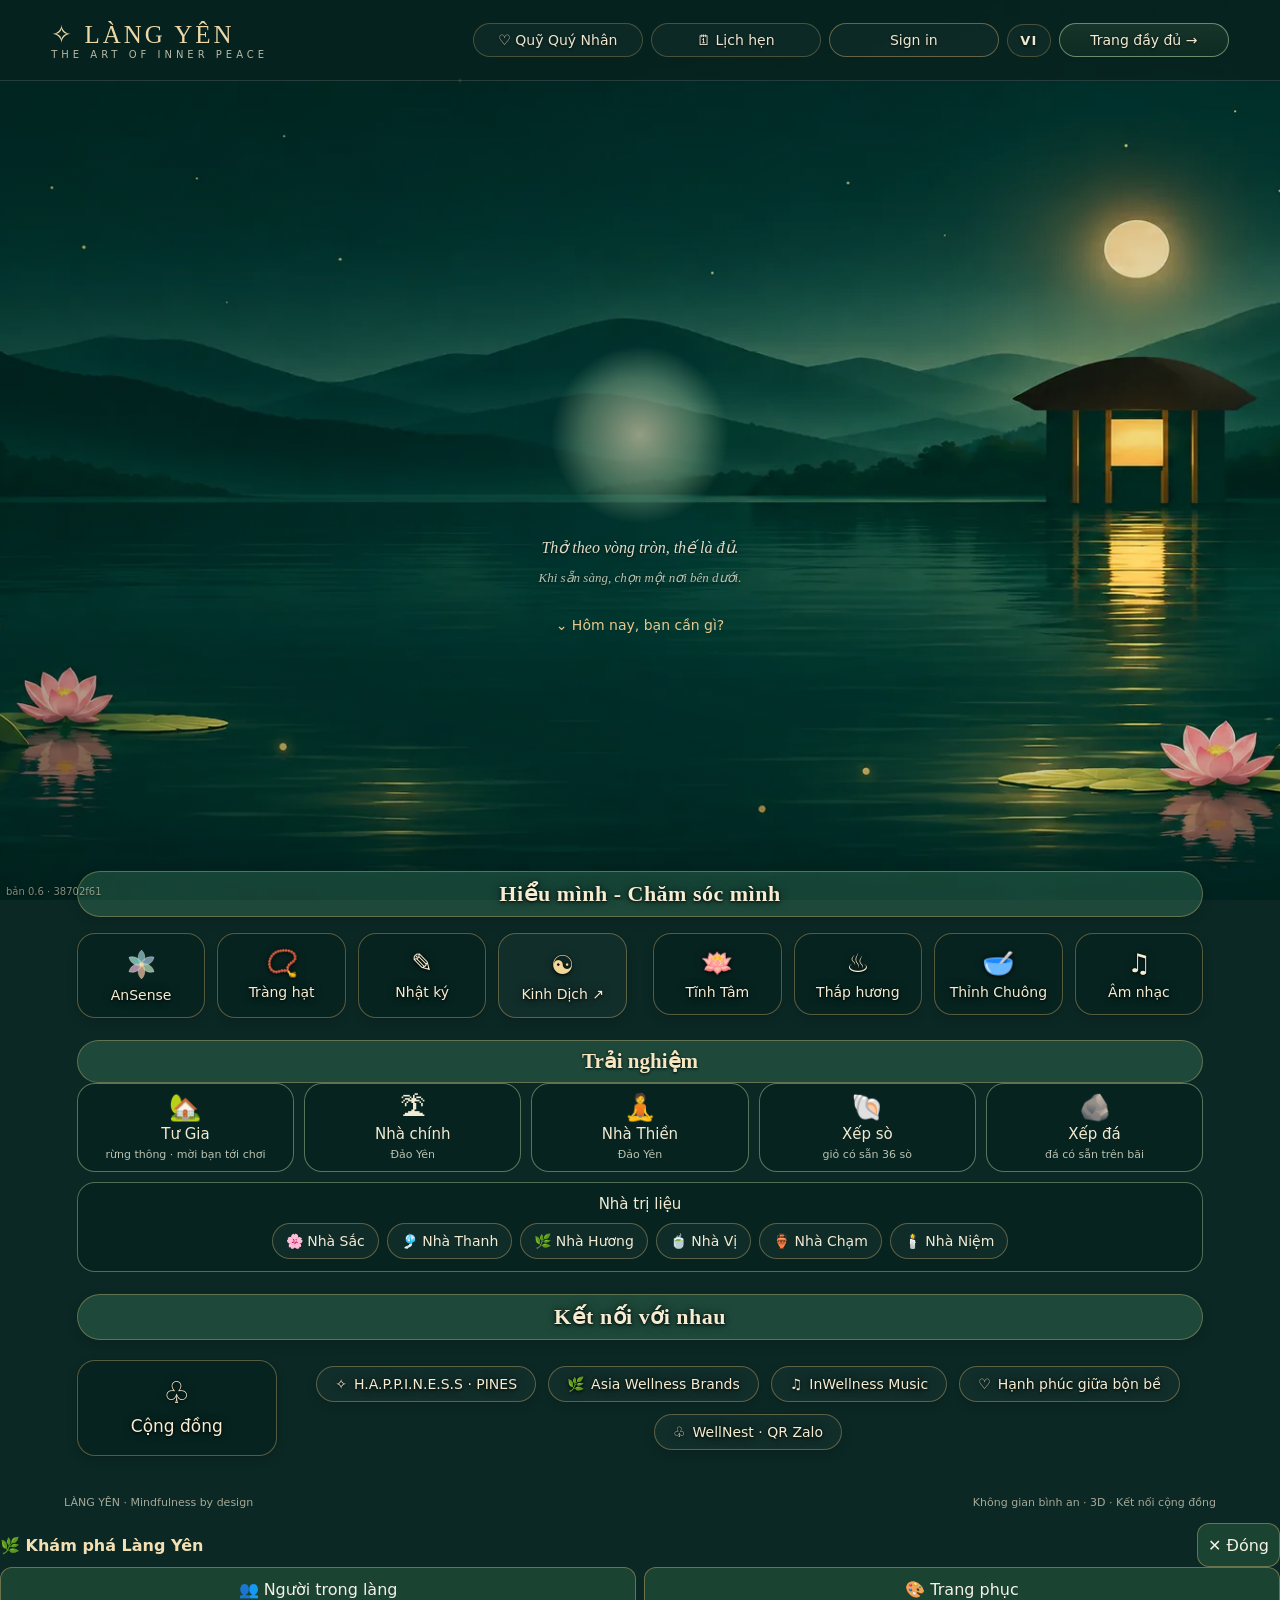
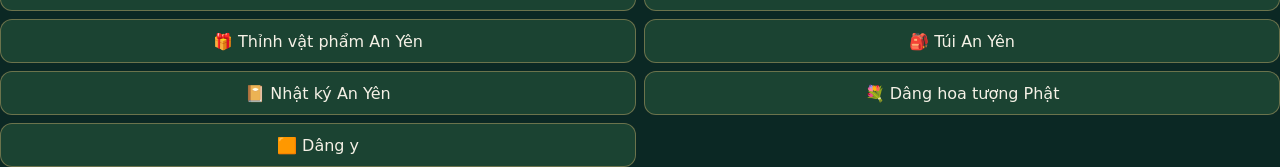
<file: lite/index.html>
<!DOCTYPE html>
<html lang="vi"><head><meta charset="utf-8"><meta name="viewport" content="width=device-width,initial-scale=1"><title>LÀNG YÊN · Nhẹ nhàng</title>
<meta name="theme-color" content="#0b2a25"><meta http-equiv="refresh" content="0;url=../?lite">
<script>/* Trang lite là trang chính với ?lite: cùng mọi chức năng của trang full, không dựng bản đồ */location.replace('../?lite'+location.hash)</script>
<style>body{margin:0;min-height:100vh;background:#0b2a25}</style></head><body></body></html>
</file>
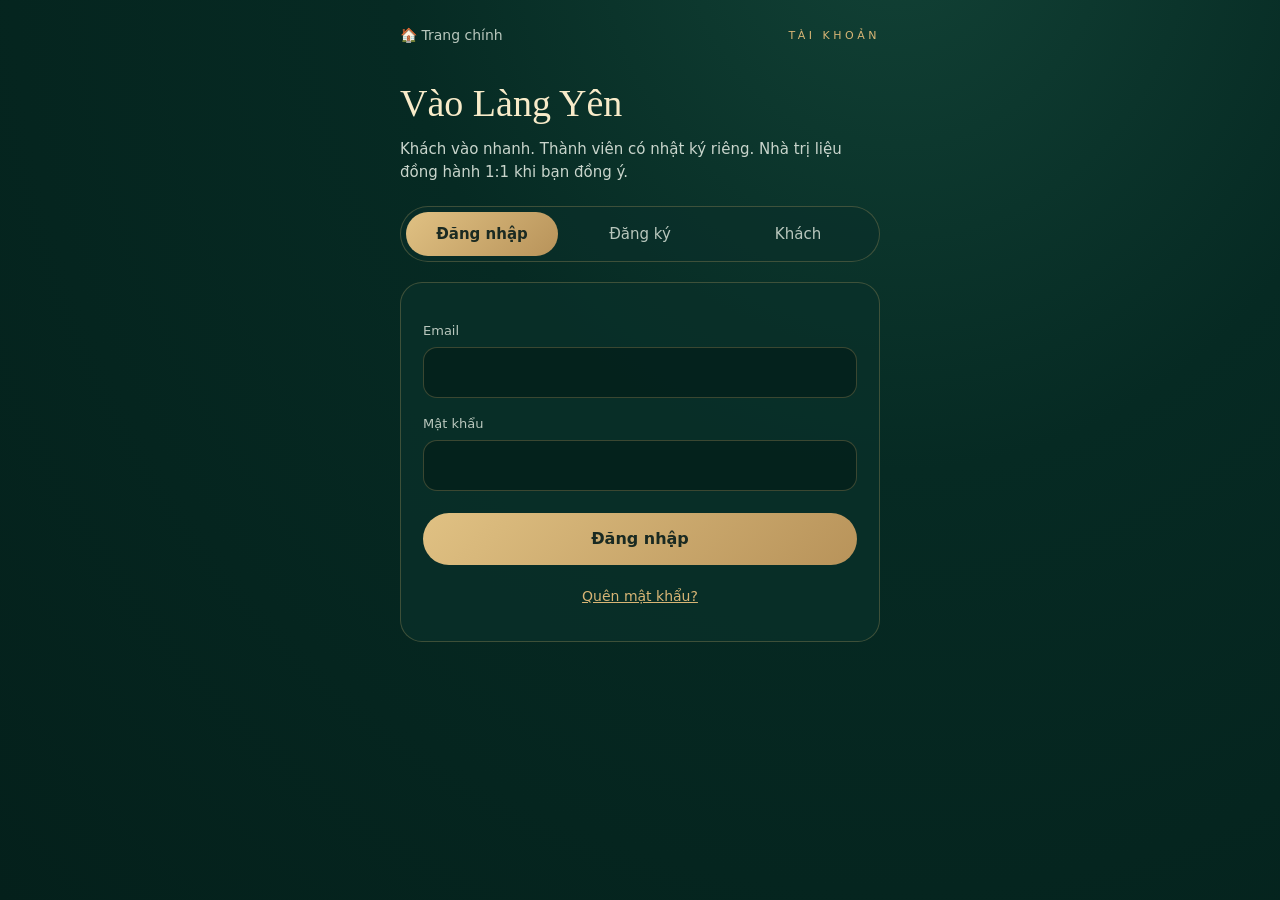
<file: account.html>
<!doctype html>
<html lang="vi">
<head>
<meta charset="utf-8">
<meta name="viewport" content="width=device-width,initial-scale=1,viewport-fit=cover">
<title>Tài khoản · Làng Yên</title>
<meta name="theme-color" content="#04201b">
<style>
:root{--bg:#04201b;--surf:#0a302a;--line:rgba(200,169,106,.28);--ivory:#f4e7c6;--ivory2:#f8ebc9;--mut:#b9c7bd;--mut2:#9fb0a6;--gold:#d8b575;--cta:linear-gradient(135deg,#e0c183,#b8935a);--ink:#1a2a22;--serif:Georgia,"Times New Roman",serif;--err:#f0a8a0;--ok:#a9dcb8}
*{box-sizing:border-box}[hidden]{display:none!important}
body{margin:0;background:radial-gradient(ellipse at 70% -10%,#124236 0%,#062a23 40%,#04201b 100%);background-color:#04201b;color:var(--ivory);font:16px/1.55 system-ui,-apple-system,"Segoe UI",Roboto,sans-serif;min-height:100vh}
a{color:inherit}button,input,textarea{font:inherit;color:inherit}
.wrap{max-width:520px;margin:0 auto;padding:0 20px 56px}
header.top{display:flex;align-items:center;justify-content:space-between;padding:14px 0}
.back{display:inline-flex;align-items:center;min-height:44px;color:var(--mut);text-decoration:none;font-size:14px}
.eyebrow{font-size:12px;letter-spacing:3.5px;color:var(--gold);text-transform:uppercase}
h1,h2{font-family:var(--serif);font-weight:400;color:var(--ivory2);margin:0}
h1{font-size:clamp(30px,8vw,38px);line-height:1.15;margin-top:10px}
.sub{margin:12px 0 0;color:#c9d5cc;font-size:15px}
.card{border:1px solid var(--line);background:rgba(10,48,42,.75);border-radius:22px;padding:22px;margin-top:20px}
.tabs{display:flex;gap:6px;padding:5px;border-radius:999px;border:1px solid var(--line);background:rgba(10,48,42,.6);margin-top:22px}
.tabs button{flex:1;min-height:44px;border:0;border-radius:999px;background:transparent;color:var(--mut);cursor:pointer;font-size:15px}
.tabs button.on{background:var(--cta);color:var(--ink);font-weight:700}
label.f{display:block;margin-top:16px;font-size:13px;color:var(--mut)}
input[type=text],input[type=email],input[type=password],textarea{width:100%;min-height:50px;margin-top:6px;padding:12px 16px;border-radius:14px;border:1px solid var(--line);background:rgba(4,32,27,.8);font-size:16px}
textarea{min-height:110px;resize:vertical}
input:focus,textarea:focus{outline:2px solid var(--gold);outline-offset:1px}
.btn{display:flex;align-items:center;justify-content:center;width:100%;min-height:52px;margin-top:22px;border:0;border-radius:999px;background:var(--cta);color:var(--ink);font-weight:700;font-size:16px;cursor:pointer;text-decoration:none}
.btn:disabled{opacity:.5;cursor:not-allowed}
.btn.ghost{background:transparent;color:var(--ivory);border:1px solid rgba(216,181,117,.6);font-weight:500;margin-top:12px}
.link{background:none;border:0;padding:0;min-height:44px;color:var(--gold);cursor:pointer;text-decoration:underline;font-size:14px}
.kinds{display:flex;flex-wrap:wrap;gap:10px;margin-top:6px}
.kind{flex:1 1 140px;min-width:0;cursor:pointer}
.kind input{position:absolute;opacity:0}
.kind span{display:block;height:100%;padding:14px;border-radius:16px;border:1px solid var(--line);background:rgba(4,32,27,.6)}
.kind b{display:block;font-size:15px}.kind small{display:block;margin-top:4px;color:var(--mut2);font-size:12.5px;line-height:1.4}
.kind input:checked+span{border-color:rgba(216,181,117,.9);background:linear-gradient(160deg,#17493d,#0a2d25)}
.kind input:focus-visible+span{outline:2px solid var(--gold)}
.chk{display:flex;gap:12px;align-items:flex-start;margin-top:18px;font-size:13.5px;color:#d7e0d9;cursor:pointer}
.chk input{width:22px;height:22px;margin:2px 0 0;flex:none;accent-color:#d8b575}
.msg{margin-top:16px;padding:12px 14px;border-radius:14px;font-size:14px;display:none}
.msg.err{display:block;background:rgba(240,168,160,.12);border:1px solid rgba(240,168,160,.4);color:var(--err)}
.msg.ok{display:block;background:rgba(169,220,184,.12);border:1px solid rgba(169,220,184,.4);color:var(--ok)}
.code{letter-spacing:10px;text-align:center;font-size:26px}
.view{display:none}.view.on{display:block}
.badge{display:inline-block;padding:4px 12px;border-radius:999px;font-size:12px;letter-spacing:1.5px;background:rgba(216,181,117,.18);color:#e6c88e}
.note{margin-top:14px;font-size:12.5px;color:var(--mut2)}
ul.soon{margin:10px 0 0;padding-left:20px;color:var(--mut);font-size:14px}
:focus-visible{outline:2px solid var(--gold);outline-offset:2px}
</style>
<style>html{-webkit-text-size-adjust:100%;text-size-adjust:100%}*{touch-action:manipulation}@media (pointer:coarse){input:not([type=checkbox]):not([type=radio]):not([type=range]),select,textarea{font-size:max(16px,1em)!important}}</style>
</head>
<body>
<div class="wrap">
<header class="top"><a class="back" href="index.html">🏠 Trang chính</a><span class="eyebrow" style="font-size:11px">Tài khoản</span></header>

<!-- Chưa đăng nhập -->
<div class="view on" id="v-auth">
<h1>Vào Làng Yên</h1>
<p class="sub">Khách vào nhanh. Thành viên có nhật ký riêng. Nhà trị liệu đồng hành 1:1 khi bạn đồng ý.</p>
<div class="tabs" role="tablist"><button class="on" data-tab="login" role="tab">Đăng nhập</button><button data-tab="signup" role="tab">Đăng ký</button><button data-tab="guest" role="tab">Khách</button></div>

<form class="card" id="f-login" novalidate>
<label class="f">Email<input type="email" id="lEmail" autocomplete="email" required></label>
<label class="f">Mật khẩu<input type="password" id="lPass" autocomplete="current-password" required></label>
<div class="msg" id="lMsg" role="alert"></div>
<button class="btn" type="submit" id="lBtn">Đăng nhập</button>
<div style="text-align:center;margin-top:10px"><button class="link" type="button" id="toForgot">Quên mật khẩu?</button></div>
</form>

<form class="card" id="f-signup" novalidate hidden>
<div style="font-size:13px;color:var(--mut)">Bạn đăng ký với tư cách</div>
<div class="kinds">
<label class="kind"><input type="radio" name="kind" value="member" checked><span><b>Thành viên</b><small>Nhật ký riêng, cá nhân hóa các hoạt động trong làng</small></span></label>
<label class="kind"><input type="radio" name="kind" value="therapist"><span><b>Nhà trị liệu</b><small>Đồng hành 1:1 với khách và thành viên khi họ đồng ý</small></span></label>
<label class="kind"><input type="radio" name="kind" value="sponsor"><span><b>Nhà tài trợ</b><small>Đồng hành cùng Làng Yên, gửi quà tặng tới người chơi</small></span></label>
</div>
<label class="f">Tên hiển thị<input type="text" id="sName" maxlength="40" autocomplete="nickname" required></label>
<label class="f">Email<input type="email" id="sEmail" autocomplete="email" required></label>
<label class="f">Mật khẩu (từ 8 ký tự)<input type="password" id="sPass" autocomplete="new-password" minlength="8" required></label>
<label class="chk"><input type="checkbox" id="sAgree"><span>Tôi hiểu Làng Yên là không gian wellness, không phải y khoa, và đồng ý dùng email để nhận mã xác thực.</span></label>
<div class="msg" id="sMsg" role="alert"></div>
<button class="btn" type="submit" id="sBtn">Tạo tài khoản</button>
</form>

<div class="card" id="f-guest" hidden>
<h2 style="font-size:24px">Vào với tư cách khách</h2>
<p class="sub">Không cần email. Bạn có mặt trong làng, chọn tên và dáng vẻ, và có thể nhận lời mời trò chuyện 1:1 từ nhà trị liệu nếu bạn muốn. Nhật ký sẽ lưu trên thiết bị này.</p>
<a class="btn" href="index.html">Vào làng ngay</a>
</div>
</div>

<!-- Nhập mã xác thực -->
<div class="view" id="v-verify">
<h1>Nhập mã xác thực</h1>
<p class="sub" id="vInfo"></p>
<form class="card" id="f-verify" novalidate>
<label class="f">Mã 6 chữ số<input type="text" class="code" id="vCode" inputmode="numeric" autocomplete="one-time-code" maxlength="8" required></label>
<div class="msg" id="vMsg" role="alert"></div>
<button class="btn" type="submit" id="vBtn">Xác nhận</button>
<div style="display:flex;justify-content:space-between;margin-top:8px"><button class="link" type="button" id="vResend">Gửi lại mã</button><button class="link" type="button" id="vBack">Quay lại</button></div>
</form>
<p class="note">Không thấy thư? Kiểm tra mục Spam. Mã có hiệu lực trong thời gian ngắn.</p>
</div>

<!-- Quên mật khẩu -->
<div class="view" id="v-forgot">
<h1>Quên mật khẩu</h1>
<p class="sub">Nhập email đã đăng ký. Chúng tôi gửi mã để bạn đặt mật khẩu mới. Vì lý do an toàn, mật khẩu cũ không bao giờ được gửi qua email.</p>
<form class="card" id="f-forgot" novalidate>
<label class="f">Email<input type="email" id="fEmail" autocomplete="email" required></label>
<div class="msg" id="fMsg" role="alert"></div>
<button class="btn" type="submit" id="fBtn">Gửi mã</button>
<button class="btn ghost" type="button" id="fBack">Quay lại đăng nhập</button>
</form>
</div>

<!-- Đặt mật khẩu mới -->
<div class="view" id="v-reset">
<h1>Đặt mật khẩu mới</h1>
<form class="card" id="f-reset" novalidate>
<div id="rCodeRow"><label class="f">Mã 6 chữ số<input type="text" class="code" id="rCode" inputmode="numeric" autocomplete="one-time-code" maxlength="8"></label></div>
<label class="f">Mật khẩu mới (từ 8 ký tự)<input type="password" id="rPass" autocomplete="new-password" minlength="8" required></label>
<div class="msg" id="rMsg" role="alert"></div>
<button class="btn" type="submit" id="rBtn">Lưu mật khẩu</button>
</form>
</div>

<!-- Hồ sơ -->
<div class="view" id="v-profile">
<span class="badge" id="pBadge"></span> <span class="badge" id="pAdminBadge" hidden style="background:rgba(169,220,184,.18);color:#bfe0c9">ADMIN</span>
<h1 id="pTitle"></h1>
<p class="sub" id="pEmail"></p>

<form class="card" id="f-profile" novalidate>
<label class="f">Tên hiển thị<input type="text" id="pName" maxlength="40" required></label>
<div id="pTherapist" hidden>
<label class="f">Chuyên môn<input type="text" id="pSpec" maxlength="200" placeholder="Ví dụ: thiền, hơi thở, giảm căng thẳng"></label>
<label class="f">Giới thiệu cơ bản<textarea id="pBio" maxlength="1200" placeholder="Đoạn này sẽ được gửi tới khách khi bạn bắt đầu trò chuyện (tính năng đang làm)."></textarea></label>
</div>
<div class="msg" id="pMsg" role="alert"></div>
<button class="btn" type="submit" id="pBtn">Lưu hồ sơ</button>
</form>

<div class="card" id="pStatus" hidden>
<h2 style="font-size:20px" id="pStatusTitle"></h2>
<p class="sub" id="pStatusText"></p>
<button class="btn" id="applyBtn" type="button" hidden>Đăng ký làm nhà trị liệu</button>
</div>
<form class="card" id="pSponsor" novalidate>
<span class="badge" id="spBadge" hidden></span>
<h2 style="font-size:20px;margin-top:6px" id="spTitle">Đồng hành cùng Làng Yên</h2>
<p class="sub" id="spText"></p>
<div id="spFields">
<label class="f">Tên đơn vị hoặc thương hiệu<input type="text" id="spOrg" maxlength="80" autocomplete="organization"></label>
<label class="f">Trang web (không bắt buộc)<input type="text" id="spWeb" maxlength="300" inputmode="url" placeholder="https://"></label>
<label class="f">Người liên hệ, số điện thoại (không bắt buộc)<input type="text" id="spContact" maxlength="200"></label>
<label class="f">Giới thiệu ngắn (không bắt buộc)<textarea id="spIntro" maxlength="1200" placeholder="Đôi dòng về đơn vị và món quà bạn muốn gửi tới người chơi."></textarea></label>
</div>
<div class="msg" id="spMsg" role="alert"></div>
<button class="btn" type="submit" id="spBtn">Đăng ký làm nhà tài trợ</button>
</form>
<div class="card" id="pSoon">
<h2 style="font-size:20px" id="pSoonTitle"></h2>
<ul class="soon" id="pSoonList"></ul>
</div>

<form class="card" id="f-pass" novalidate>
<h2 style="font-size:20px">Đổi mật khẩu</h2>
<label class="f">Mật khẩu mới (từ 8 ký tự)<input type="password" id="cPass" autocomplete="new-password" minlength="8"></label>
<div class="msg" id="cMsg" role="alert"></div>
<button class="btn ghost" type="submit">Đổi mật khẩu</button>
</form>

<a class="btn" href="lich.html">🗓 Lịch hẹn</a>
<a class="btn" id="adminLink" href="admin.html" hidden>Trang quản trị</a>
<a class="btn ghost" href="index.html">🏠 Trang chính</a>
<button class="btn ghost" id="logout" type="button">Đăng xuất</button>
</div>

<div class="view" id="v-guestin">
<span class="badge">KHÁCH</span>
<h1>Bạn đang là khách</h1>
<p class="sub">Bạn có thể vào làng ngay. Muốn có nhật ký riêng và cá nhân hóa, hãy đăng ký làm thành viên.</p>
<a class="btn" href="index.html">Vào làng</a>
<button class="btn ghost" id="guestToSignup" type="button">Đăng ký thành viên, nhà trị liệu hoặc nhà tài trợ</button>
</div>

<div class="view" id="v-nocfg"><h1>Chưa kết nối được</h1><p class="sub">Thiếu cấu hình Supabase hoặc thư viện chưa tải. Tải lại trang, hoặc quay về Làng Yên.</p><a class="btn" href="index.html">🏠 Trang chính</a></div>
</div>

<script src="config.js"></script>
<script src="vendor/supabase.js"></script>
<script>
(function(){
'use strict';
var $=function(s){return document.querySelector(s)};
var $$=function(s){return Array.prototype.slice.call(document.querySelectorAll(s))};
var cfg=window.ANYEN_CONFIG||{};
var SP_KEY='anyen-sponsor-intent',SP_URL=/[?&](sponsor|nha-tai-tro)(=|&|$)/.test(location.search);if(SP_URL){try{localStorage.setItem(SP_KEY,'1')}catch(_){}}
var client=null,pending={email:'',kind:'signup'},cooldown=0,cdTimer=null,recovering=false;

function show(id){$$('.view').forEach(function(v){v.classList.toggle('on',v.id==='v-'+id)});window.scrollTo(0,0)}
function msg(id,type,text){var el=$(id);el.className='msg'+(type?' '+type:'');el.textContent=text||''}
function busy(btn,on,label){btn.disabled=on;if(label)btn.textContent=label}
var ERR={
 'Invalid login credentials':'Email hoặc mật khẩu chưa đúng.',
 'Email not confirmed':'Email chưa được xác thực. Hãy nhập mã đã gửi tới email của bạn.',
 'User already registered':'Email này đã đăng ký. Hãy đăng nhập.',
 'Token has expired or is invalid':'Mã không đúng hoặc đã hết hạn. Hãy gửi lại mã.',
 'New password should be different from the old password.':'Mật khẩu mới phải khác mật khẩu cũ.'
};
function vi(e){var m=(e&&e.message)||String(e||'');var c=e&&(e.code||'');
 if(ERR[m])return ERR[m];
 if(c==='session_not_found'||/auth session missing|session.*(missing|expired)/i.test(m))return 'Liên kết đặt lại mật khẩu đã hết hạn. Hãy bấm "Quên mật khẩu" để nhận mã mới.';
 if(c==='over_email_send_rate_limit'||/rate limit/i.test(m))return 'Gửi email quá nhanh. Hãy đợi vài phút rồi thử lại.';
 if(c==='weak_password'||/password/i.test(m)&&/(least|weak|short)/i.test(m))return 'Mật khẩu quá yếu. Dùng ít nhất 8 ký tự.';
 if(/network|fetch/i.test(m))return 'Không kết nối được mạng. Hãy thử lại.';
 return 'Có lỗi: '+m}
/* Cùng tên cho thẻ trên đầu nhân vật 3D (hồ sơ khách lưu trong trình duyệt). */
function syncGuestName(n){try{n=String(n||'').replace(/[<>]/g,'').trim().slice(0,24);if(!n)return;var p=JSON.parse(localStorage.getItem('yenGuestProfile17')||'{}');if(p.name===n)return;p.name=n;localStorage.setItem('yenGuestProfile17',JSON.stringify(p))}catch(e){}}
function okEmail(v){return /^[^\s@]+@[^\s@]+\.[^\s@]{2,}$/.test(v)}

/* ---- Tab ---- */
function tab(t){$$('.tabs button').forEach(function(b){b.classList.toggle('on',b.dataset.tab===t)});
 $('#f-login').hidden=t!=='login';$('#f-signup').hidden=t!=='signup';$('#f-guest').hidden=t!=='guest'}
$$('.tabs button').forEach(function(b){b.onclick=function(){tab(b.dataset.tab)}});
$('#guestToSignup').onclick=function(){show('auth');tab('signup')};

/* ---- Đăng ký ---- */
$('#f-signup').addEventListener('submit',async function(e){e.preventDefault();
 var kind=$('input[name=kind]:checked').value;try{if(kind==='sponsor')localStorage.setItem(SP_KEY,'1')}catch(_){}var name=$('#sName').value.trim(),email=$('#sEmail').value.trim().toLowerCase(),pass=$('#sPass').value;
 if(!name)return msg('#sMsg','err','Hãy nhập tên hiển thị.');
 if(!okEmail(email))return msg('#sMsg','err','Email chưa hợp lệ.');
 if(pass.length<8)return msg('#sMsg','err','Mật khẩu cần ít nhất 8 ký tự.');
 if(!$('#sAgree').checked)return msg('#sMsg','err','Hãy tick đồng ý để tiếp tục.');
 msg('#sMsg');busy($('#sBtn'),true,'Đang tạo...');
 try{
  var r=await client.auth.signUp({email:email,password:pass,options:{data:{account_type:kind,display_name:name},emailRedirectTo:location.origin+location.pathname.replace(/[^/]*$/,'')+'account.html'}});
  if(r.error)throw r.error;
  if(r.data.user&&r.data.user.identities&&r.data.user.identities.length===0){msg('#sMsg','err','Email này đã đăng ký. Hãy đăng nhập hoặc dùng "Quên mật khẩu".');return}
  if(r.data.session){await loadProfile(true);return}
  pending={email:email,kind:'signup'};openVerify('Chúng tôi đã gửi mã 6 chữ số tới '+email+'. Nhập mã để hoàn tất đăng ký.');
 }catch(err){msg('#sMsg','err',vi(err))}finally{busy($('#sBtn'),false,'Tạo tài khoản')}
});

/* ---- Xác thực mã ---- */
function openVerify(info){$('#vInfo').textContent=info;$('#vCode').value='';msg('#vMsg');show('verify');startCooldown(60);$('#vCode').focus()}
function startCooldown(s){cooldown=s;clearInterval(cdTimer);var b=$('#vResend');var t=function(){if(cooldown>0){b.disabled=true;b.textContent='Gửi lại mã ('+cooldown+'s)';cooldown--}else{clearInterval(cdTimer);b.disabled=false;b.textContent='Gửi lại mã'}};t();cdTimer=setInterval(t,1000)}
$('#f-verify').addEventListener('submit',async function(e){e.preventDefault();
 var code=$('#vCode').value.replace(/\s/g,'');if(code.length<6)return msg('#vMsg','err','Hãy nhập đủ 6 chữ số.');
 msg('#vMsg');busy($('#vBtn'),true,'Đang xác nhận...');
 try{var r=await client.auth.verifyOtp({email:pending.email,token:code,type:pending.kind==='signup'?'signup':'email'});if(r.error)throw r.error;await loadProfile(true)}
 catch(err){msg('#vMsg','err',vi(err))}finally{busy($('#vBtn'),false,'Xác nhận')}
});
$('#vResend').onclick=async function(){
 msg('#vMsg');
 try{var r=await client.auth.resend({type:'signup',email:pending.email});if(r.error)throw r.error;msg('#vMsg','ok','Đã gửi lại mã.');startCooldown(60)}catch(err){msg('#vMsg','err',vi(err))}
};
$('#vBack').onclick=function(){show('auth')};

/* ---- Đăng nhập ---- */
$('#f-login').addEventListener('submit',async function(e){e.preventDefault();
 var email=$('#lEmail').value.trim().toLowerCase(),pass=$('#lPass').value;
 if(!okEmail(email)||!pass)return msg('#lMsg','err','Hãy nhập email và mật khẩu.');
 msg('#lMsg');busy($('#lBtn'),true,'Đang đăng nhập...');
 try{var r=await client.auth.signInWithPassword({email:email,password:pass});
  if(r.error){if(r.error.message==='Email not confirmed'||r.error.code==='email_not_confirmed'){pending={email:email,kind:'signup'};try{await client.auth.resend({type:'signup',email:email})}catch(_){}openVerify('Email này chưa được xác thực. Chúng tôi vừa gửi mã tới '+email+'.');return}throw r.error}
  await loadProfile(true);
 }catch(err){msg('#lMsg','err',vi(err))}finally{busy($('#lBtn'),false,'Đăng nhập')}
});

/* ---- Quên mật khẩu ---- */
$('#toForgot').onclick=function(){$('#fEmail').value=$('#lEmail').value;msg('#fMsg');show('forgot')};
$('#fBack').onclick=function(){show('auth');tab('login')};
$('#f-forgot').addEventListener('submit',async function(e){e.preventDefault();
 var email=$('#fEmail').value.trim().toLowerCase();if(!okEmail(email))return msg('#fMsg','err','Email chưa hợp lệ.');
 msg('#fMsg');busy($('#fBtn'),true,'Đang gửi...');
 try{var r=await client.auth.resetPasswordForEmail(email,{redirectTo:location.origin+location.pathname});if(r.error)throw r.error;
  pending={email:email,kind:'recovery'};recovering=false;$('#rCodeRow').hidden=false;$('#rCode').value='';$('#rPass').value='';msg('#rMsg','ok','Nếu email đã đăng ký, mã đã được gửi tới '+email+'.');show('reset')}
 catch(err){msg('#fMsg','err',vi(err))}finally{busy($('#fBtn'),false,'Gửi mã')}
});
$('#f-reset').addEventListener('submit',async function(e){e.preventDefault();
 var pass=$('#rPass').value;if(pass.length<8)return msg('#rMsg','err','Mật khẩu cần ít nhất 8 ký tự.');
 msg('#rMsg');busy($('#rBtn'),true,'Đang lưu...');
 try{
  if(!recovering){var code=$('#rCode').value.replace(/\s/g,'');if(code.length<6)throw {message:'Hãy nhập đủ 6 chữ số.'};var v=await client.auth.verifyOtp({email:pending.email,token:code,type:'recovery'});if(v.error)throw v.error}
  var u=await client.auth.updateUser({password:pass});if(u.error)throw u.error;recovering=false;await loadProfile(true);
 }catch(err){if(recovering&&(err&&(err.code==='session_not_found'||/auth session missing/i.test(err.message||'')))){recovering=false;$('#rCodeRow').hidden=false;try{show('forgot');msg('#fMsg','err',vi(err))}catch(_){msg('#rMsg','err',vi(err))}}else msg('#rMsg','err',vi(err))}finally{busy($('#rBtn'),false,'Lưu mật khẩu')}
});

/* ---- Hồ sơ ---- */
var profile=null;
var NEXT=(new URLSearchParams(location.search)).get('next');if(!/^[a-z0-9_-]+\.html$/i.test(NEXT||''))NEXT=null;
async function loadProfile(fromAuth){
 var s=await client.auth.getSession();var session=s.data&&s.data.session;
 if(!session){show('auth');return}
 var r=await client.rpc('anyen_get_my_profile');if(r.error){show('auth');return}
 profile=r.data;
 if(fromAuth&&NEXT&&profile&&profile.role!=='guest'){location.href=NEXT;return}
 if(!profile||profile.role==='guest'){show('guestin');return}
 syncGuestName(profile.display_name);
 var th=profile.role==='therapist',ts=profile.therapist_status||'none',ms=profile.member_status||'active';
 $('#pBadge').textContent=(th&&ts==='approved')?'NHÀ TRỊ LIỆU':(th&&ts==='pending')?'THÀNH VIÊN · CHỜ DUYỆT TRỊ LIỆU':(th&&ts==='suspended')?'THÀNH VIÊN · TRỊ LIỆU TẠM KHOÁ':'THÀNH VIÊN';
 $('#pAdminBadge').hidden=!profile.is_admin;$('#adminLink').hidden=!profile.is_admin;
 $('#pTitle').textContent=profile.display_name||'Bạn';
 $('#pEmail').textContent=profile.email||'';
 $('#pName').value=profile.display_name||'';
 $('#pTherapist').hidden=!th;$('#pSpec').value=profile.specialty||'';$('#pBio').value=profile.bio||'';
 var st=null,canApply=false;
 if(ms==='restricted'){st=['Tài khoản đang bị hạn chế','Bạn vẫn đi dạo được trong làng nhưng không tham gia các hoạt động.'+(profile.status_reason?' Lý do: '+profile.status_reason:'')+' Hãy liên hệ quản trị viên nếu cần hỏi thêm.']}
 else if(ts==='pending'){st=['Đang chờ duyệt nhà trị liệu','Quản trị viên sẽ liên hệ với bạn qua email để xác minh. Trong lúc chờ, bạn dùng như thành viên và có thể hoàn thiện phần giới thiệu bên trên.']}
 else if(ts==='rejected'){st=['Đơn nhà trị liệu chưa được duyệt',(profile.status_reason?'Lý do: '+profile.status_reason+'. ':'')+'Bạn có thể cập nhật thông tin và nộp lại.'];canApply=true}
 else if(ts==='suspended'){st=['Quyền nhà trị liệu đang tạm khóa','Hãy liên hệ quản trị viên để biết thêm.'+(profile.status_reason?' Lý do: '+profile.status_reason:'')]}
 else if(ts==='approved'&&th){st=null}
 else{st=['Bạn muốn đồng hành cùng người khác?','Thành viên có thể đăng ký làm nhà trị liệu. Quản trị viên sẽ liên hệ qua email để xác minh trước khi duyệt.'];canApply=true}
 $('#pStatus').hidden=!st;if(st){$('#pStatusTitle').textContent=st[0];$('#pStatusText').textContent=st[1]}
 $('#applyBtn').hidden=!canApply||ms==='restricted';
 $('#pSoonTitle').textContent=(th&&ts==='approved')?'Sắp có cho nhà trị liệu':'Sắp có cho thành viên';
 var items=(th&&ts==='approved')?['Giới thiệu cơ bản tự gửi tới khách khi bắt đầu trò chuyện','Trò chuyện 1:1, mỗi lúc chỉ với một người','Chọn toà nhà bạn làm chủ (do quản trị viên duyệt)','Mời vào không gian kiến trúc, chỉ khi người kia đồng ý']:['Nhật ký riêng lưu theo tài khoản','Cá nhân hóa trang phục, không gian xuất phát, nhịp thở, âm thanh'];
 var ul=$('#pSoonList');ul.textContent='';items.forEach(function(t){var li=document.createElement('li');li.textContent=t;ul.appendChild(li)});
 msg('#pMsg');show('profile');
 loadSponsor();
}
$('#f-profile').addEventListener('submit',async function(e){e.preventDefault();
 var name=$('#pName').value.trim();if(!name)return msg('#pMsg','err','Tên hiển thị không được trống.');
 msg('#pMsg');busy($('#pBtn'),true,'Đang lưu...');
 try{var r=await client.rpc('anyen_update_my_profile',{p_display_name:name,p_bio:$('#pBio').value,p_specialty:$('#pSpec').value,p_prefs:null});if(r.error)throw r.error;profile=r.data;$('#pTitle').textContent=profile.display_name;syncGuestName(profile.display_name);msg('#pMsg','ok','Đã lưu.')}
 catch(err){msg('#pMsg','err',vi(err))}finally{busy($('#pBtn'),false,'Lưu hồ sơ')}
});
$('#f-pass').addEventListener('submit',async function(e){e.preventDefault();
 var p=$('#cPass').value;if(p.length<8)return msg('#cMsg','err','Mật khẩu cần ít nhất 8 ký tự.');
 try{var r=await client.auth.updateUser({password:p});if(r.error)throw r.error;$('#cPass').value='';msg('#cMsg','ok','Đã đổi mật khẩu.')}catch(err){msg('#cMsg','err',vi(err))}
});
$('#applyBtn').onclick=async function(){busy(this,true);try{var r=await client.rpc('anyen_apply_therapist');if(r.error)throw r.error;await loadProfile()}catch(err){msg('#pMsg','err',vi(err))}finally{busy(this,false)}};
/* ---- Nhà tài trợ: vai trò cộng thêm, thành viên, nhà trị liệu hay admin đều đăng ký được ---- */
var sponsor=null,SPS={pending:['CHỜ DUYỆT NHÀ TÀI TRỢ','Cảm ơn bạn','Làng Yên đã nhận thông tin và sẽ liên hệ qua email để cùng bàn món quà. Bạn vẫn sửa được thông tin bên dưới.','Cập nhật thông tin'],approved:['NHÀ TÀI TRỢ','Bạn đồng hành của Làng Yên','Cảm ơn bạn đã đồng hành. Sắp có: kho quà và e-voucher, xem người chơi tham gia hoạt động của bạn, báo cáo tổng kết qua email.','Lưu thông tin'],rejected:['NHÀ TÀI TRỢ · CHƯA DUYỆT','Đơn nhà tài trợ chưa được duyệt','','Gửi lại đăng ký'],suspended:['NHÀ TÀI TRỢ · TẠM KHOÁ','Quyền nhà tài trợ đang tạm khoá','','']};
async function loadSponsor(){
 var f=$('#pSponsor');if(!profile||profile.role==='guest'){f.hidden=true;return}
 try{var r=await client.rpc('anyen_get_my_sponsor');sponsor=r.error?null:r.data}catch(_){sponsor=null}
 var want=false;try{want=localStorage.getItem(SP_KEY)==='1'}catch(_){}
 var st=sponsor&&sponsor.status,c=SPS[st];
 $('#spBadge').hidden=!c;if(c)$('#spBadge').textContent=c[0];
 $('#spTitle').textContent=c?c[1]:'Đồng hành cùng Làng Yên';
 $('#spText').textContent=c?(c[2]||((sponsor.status_reason?'Lý do: '+sponsor.status_reason+'. ':'')+(st==='suspended'?'Hãy liên hệ quản trị viên để biết thêm.':'Bạn có thể cập nhật thông tin và gửi lại.'))):'Đơn vị hoặc cá nhân muốn gửi quà tặng, e-voucher tới người chơi Làng Yên có thể đăng ký tại đây. Làng Yên sẽ liên hệ qua email trước khi duyệt.';
 $('#spOrg').value=(sponsor&&sponsor.org_name)||'';$('#spWeb').value=(sponsor&&sponsor.website)||'';$('#spContact').value=(sponsor&&sponsor.contact)||'';$('#spIntro').value=(sponsor&&sponsor.intro)||'';
 $('#spFields').hidden=st==='suspended';$('#spBtn').hidden=st==='suspended'||profile.member_status==='restricted';$('#spBtn').textContent=c?(c[3]||'Lưu'):'Đăng ký làm nhà tài trợ';
 /* chưa đăng ký: thu gọn, bấm nút mới mở ô nhập; vào từ link nhà tài trợ thì mở sẵn */
 var open=!!sponsor||want;$('#spFields').hidden=$('#spFields').hidden||!open;f.dataset.open=open?'1':'';
 f.hidden=false;msg('#spMsg');
 if(want&&!sponsor)setTimeout(function(){f.scrollIntoView({behavior:'smooth',block:'start'})},200);
}
$('#pSponsor').addEventListener('submit',async function(e){e.preventDefault();
 var f=this;if(!f.dataset.open){f.dataset.open='1';$('#spFields').hidden=false;$('#spBtn').textContent='Gửi đăng ký';$('#spOrg').focus();return}
 var org=$('#spOrg').value.trim();if(!org)return msg('#spMsg','err','Hãy nhập tên đơn vị hoặc thương hiệu.');
 var was=sponsor&&sponsor.status;busy($('#spBtn'),true);
 try{var r=await client.rpc('anyen_apply_sponsor',{p_org:org,p_website:$('#spWeb').value,p_contact:$('#spContact').value,p_intro:$('#spIntro').value});if(r.error)throw r.error;
  try{localStorage.removeItem(SP_KEY)}catch(_){}await loadSponsor();msg('#spMsg','ok',was&&was!=='rejected'?'Đã lưu.':'Đã gửi đăng ký. Làng Yên sẽ liên hệ với bạn qua email.')}
 catch(err){msg('#spMsg','err',/check constraint|anyen_sponsors_web/.test(err.message||'')?'Trang web chưa hợp lệ.':vi(err))}finally{busy($('#spBtn'),false)}
});
$('#logout').onclick=async function(){try{await client.auth.signOut()}catch(_){}profile=null;show('auth');tab('login')};

/* ---- Khởi động ---- */
(async function(){
 var create=window.supabase&&window.supabase.createClient;
 if(!cfg.supabaseUrl||!cfg.publishableKey||!create){show('nocfg');return}
 client=create(cfg.supabaseUrl,cfg.publishableKey,{auth:{persistSession:true,autoRefreshToken:true,detectSessionInUrl:true}});
 client.auth.onAuthStateChange(function(ev){if(ev==='PASSWORD_RECOVERY'){recovering=true;$('#rCodeRow').hidden=true;msg('#rMsg');show('reset')}});
 if(/[?&]logout=1/.test(location.search)){try{await client.auth.signOut()}catch(_){}location.replace(NEXT||'index.html');return}
 if(/type=recovery/.test(location.hash+location.search)){recovering=true;$('#rCodeRow').hidden=true;show('reset');return}
 try{await loadProfile()}catch(e){show('auth')}
 var h=location.hash.replace('#','');if(h==='signup'||SP_URL)tab('signup');if(SP_URL){var k=$('input[name=kind][value=sponsor]');if(k)k.checked=true;if($('#v-guestin').classList.contains('on'))show('auth')}
})();
window.__acct={tab:tab};
})();
</script>
</body>
</html>
</file>
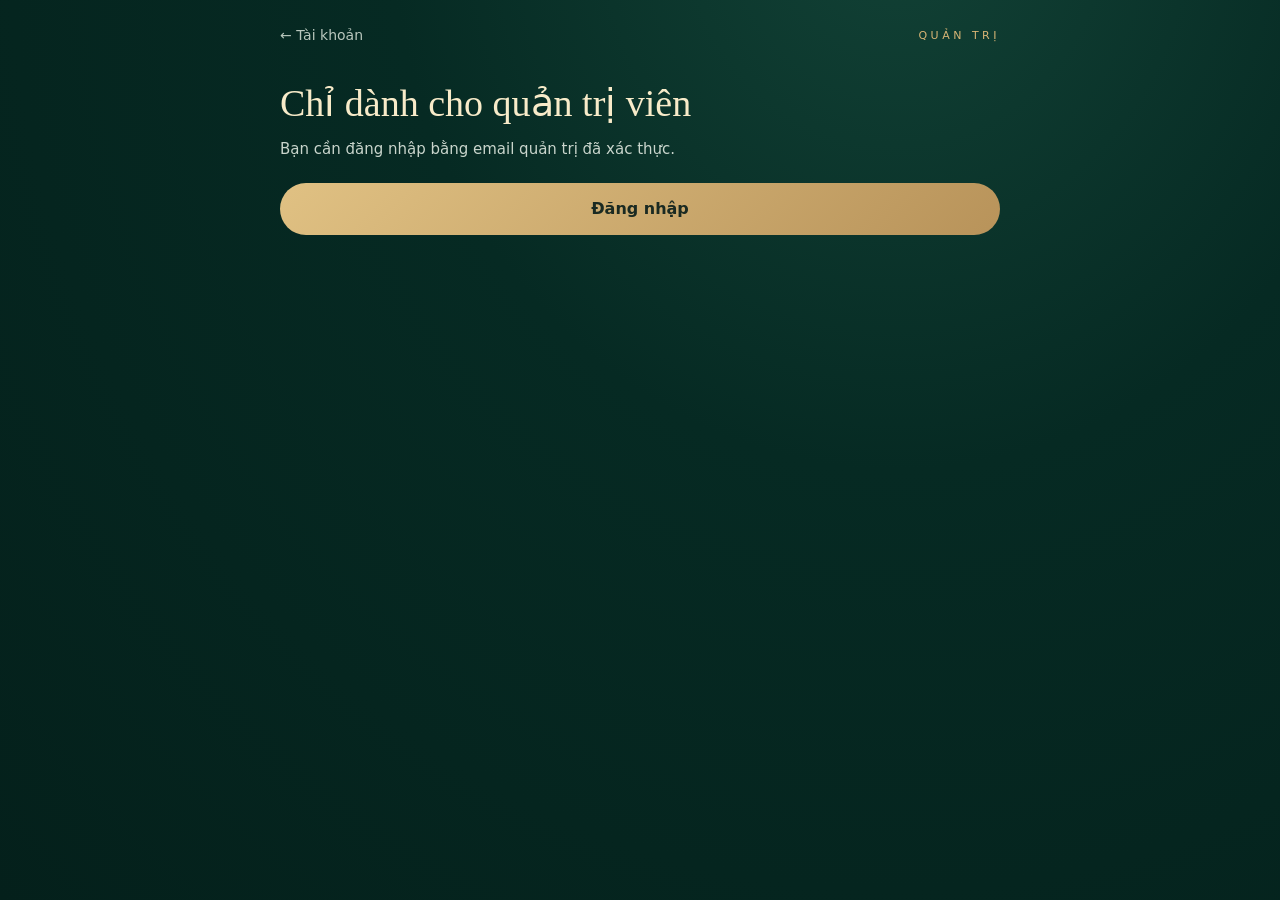
<file: admin.html>
<!doctype html>
<html lang="vi">
<head>
<meta charset="utf-8">
<meta name="viewport" content="width=device-width,initial-scale=1,viewport-fit=cover">
<title>Quản trị · Làng Yên</title>
<meta name="theme-color" content="#04201b">
<meta name="robots" content="noindex">
<style>
:root{--bg:#04201b;--surf:#0a302a;--line:rgba(200,169,106,.28);--ivory:#f4e7c6;--ivory2:#f8ebc9;--mut:#b9c7bd;--mut2:#9fb0a6;--gold:#d8b575;--cta:linear-gradient(135deg,#e0c183,#b8935a);--ink:#1a2a22;--serif:Georgia,"Times New Roman",serif;--err:#f0a8a0;--ok:#a9dcb8}
*{box-sizing:border-box}[hidden]{display:none!important}
body{margin:0;background:radial-gradient(ellipse at 70% -10%,#124236 0%,#062a23 40%,#04201b 100%);background-color:#04201b;color:var(--ivory);font:16px/1.55 system-ui,-apple-system,"Segoe UI",Roboto,sans-serif;min-height:100vh}
a{color:inherit}button,input,textarea{font:inherit;color:inherit}
.wrap{max-width:760px;margin:0 auto;padding:0 20px 56px}
header.top{display:flex;align-items:center;justify-content:space-between;padding:14px 0}
.back{display:inline-flex;align-items:center;min-height:44px;color:var(--mut);text-decoration:none;font-size:14px}
.eyebrow{font-size:12px;letter-spacing:3.5px;color:var(--gold);text-transform:uppercase}
h1,h2{font-family:var(--serif);font-weight:400;color:var(--ivory2);margin:0}
h1{font-size:clamp(30px,8vw,38px);line-height:1.15;margin-top:10px}
.sub{margin:12px 0 0;color:#c9d5cc;font-size:15px}
.card{border:1px solid var(--line);background:rgba(10,48,42,.75);border-radius:22px;padding:22px;margin-top:20px}
.tabs{display:flex;gap:6px;padding:5px;border-radius:999px;border:1px solid var(--line);background:rgba(10,48,42,.6);margin-top:22px}
.tabs button{flex:1;min-height:44px;border:0;border-radius:999px;background:transparent;color:var(--mut);cursor:pointer;font-size:15px}
.tabs button.on{background:var(--cta);color:var(--ink);font-weight:700}
label.f{display:block;margin-top:16px;font-size:13px;color:var(--mut)}
input[type=text],input[type=email],input[type=password],textarea{width:100%;min-height:50px;margin-top:6px;padding:12px 16px;border-radius:14px;border:1px solid var(--line);background:rgba(4,32,27,.8);font-size:16px}
textarea{min-height:110px;resize:vertical}
input:focus,textarea:focus{outline:2px solid var(--gold);outline-offset:1px}
.btn{display:flex;align-items:center;justify-content:center;width:100%;min-height:52px;margin-top:22px;border:0;border-radius:999px;background:var(--cta);color:var(--ink);font-weight:700;font-size:16px;cursor:pointer;text-decoration:none}
.btn:disabled{opacity:.5;cursor:not-allowed}
.btn.ghost{background:transparent;color:var(--ivory);border:1px solid rgba(216,181,117,.6);font-weight:500;margin-top:12px}
.link{background:none;border:0;padding:0;min-height:44px;color:var(--gold);cursor:pointer;text-decoration:underline;font-size:14px}
.kinds{display:flex;gap:10px;margin-top:6px}
.kind{flex:1;min-width:0;cursor:pointer}
.kind input{position:absolute;opacity:0}
.kind span{display:block;height:100%;padding:14px;border-radius:16px;border:1px solid var(--line);background:rgba(4,32,27,.6)}
.kind b{display:block;font-size:15px}.kind small{display:block;margin-top:4px;color:var(--mut2);font-size:12.5px;line-height:1.4}
.kind input:checked+span{border-color:rgba(216,181,117,.9);background:linear-gradient(160deg,#17493d,#0a2d25)}
.kind input:focus-visible+span{outline:2px solid var(--gold)}
.chk{display:flex;gap:12px;align-items:flex-start;margin-top:18px;font-size:13.5px;color:#d7e0d9;cursor:pointer}
.chk input{width:22px;height:22px;margin:2px 0 0;flex:none;accent-color:#d8b575}
.msg{margin-top:16px;padding:12px 14px;border-radius:14px;font-size:14px;display:none}
.msg.err{display:block;background:rgba(240,168,160,.12);border:1px solid rgba(240,168,160,.4);color:var(--err)}
.msg.ok{display:block;background:rgba(169,220,184,.12);border:1px solid rgba(169,220,184,.4);color:var(--ok)}
.code{letter-spacing:10px;text-align:center;font-size:26px}
.view{display:none}.view.on{display:block}
.badge{display:inline-block;padding:4px 12px;border-radius:999px;font-size:12px;letter-spacing:1.5px;background:rgba(216,181,117,.18);color:#e6c88e}
.note{margin-top:14px;font-size:12.5px;color:var(--mut2)}
ul.soon{margin:10px 0 0;padding-left:20px;color:var(--mut);font-size:14px}
:focus-visible{outline:2px solid var(--gold);outline-offset:2px}
.row{border:1px solid var(--line);background:rgba(10,48,42,.75);border-radius:18px;padding:16px;margin-top:12px}
.row h3{margin:0;font-size:16px;font-weight:600;color:var(--ivory2);word-break:break-word}
.row .em{color:var(--mut2);font-size:13px;word-break:break-all}
.row p{margin:8px 0 0;font-size:13.5px;color:#c9d5cc;white-space:pre-wrap;word-break:break-word}
.acts{display:flex;flex-wrap:wrap;gap:8px;margin-top:12px}
.sm{min-height:44px;padding:0 16px;border-radius:999px;border:1px solid rgba(216,181,117,.6);background:transparent;cursor:pointer;font-size:14px}
.sm.pri{background:var(--cta);color:var(--ink);font-weight:700;border:0}
.sm.dan{border-color:rgba(240,168,160,.6);color:var(--err)}
.tabs button{font-size:13.5px;padding:0 4px}
.tabs{overflow-x:auto}
.bd{display:inline-block;padding:2px 10px;border-radius:999px;font-size:11.5px;margin:6px 6px 0 0;background:rgba(216,181,117,.18);color:#e6c88e}
.bd.r{background:rgba(240,168,160,.14);color:var(--err)}.bd.g{background:rgba(169,220,184,.14);color:var(--ok)}
.empty{margin-top:24px;text-align:center;color:var(--mut2)}
.inline{display:flex;gap:8px;margin-top:16px}.inline input{margin-top:0}.inline .sm{flex:none}
</style>
<style>html{-webkit-text-size-adjust:100%;text-size-adjust:100%}*{touch-action:manipulation}@media (pointer:coarse){input:not([type=checkbox]):not([type=radio]):not([type=range]),select,textarea{font-size:max(16px,1em)!important}}</style>
</head>
<body>
<div class="wrap">
<header class="top"><a class="back" href="account.html">← Tài khoản</a><span class="eyebrow" style="font-size:11px">Quản trị</span></header>

<div class="view on" id="v-load"><p class="sub">Đang kiểm tra quyền…</p></div>
<div class="view" id="v-deny"><h1>Chỉ dành cho quản trị viên</h1><p class="sub" id="denyText">Bạn cần đăng nhập bằng email quản trị đã xác thực.</p><a class="btn" href="account.html?next=admin.html">Đăng nhập</a></div>

<div class="view" id="v-main">
<h1>Quản trị tài khoản</h1>
<p class="sub">Duyệt nhà trị liệu, nhà tài trợ, quản lý thành viên và quản trị viên. Bạn không xem được nhật ký hay dữ liệu riêng của ai.</p>
<div class="tabs" role="tablist">
<button class="on" data-t="pending" role="tab">Chờ duyệt</button>
<button data-t="therapists" role="tab">Nhà trị liệu</button>
<button data-t="members" role="tab">Thành viên</button>
<button data-t="sponsors" role="tab">Nhà tài trợ</button>
<button data-t="admins" role="tab">Admin</button>
<button data-t="log" role="tab">Nhật ký</button>
</div>
<div class="inline" id="searchRow" hidden><input type="text" id="q" placeholder="Tìm theo tên hoặc email" aria-label="Tìm"><button class="sm" id="qBtn" type="button">Tìm</button></div>
<div class="msg" id="aMsg" role="alert"></div>
<div id="list"></div>
<form class="card" id="addAdmin" hidden novalidate>
<label class="f" style="margin-top:0">Cấp quyền admin cho email<input type="email" id="newAdmin" placeholder="email@vidu.com"></label>
<button class="btn" type="submit">Thêm admin</button>
<p class="note">Người đó cần đăng ký và xác thực email này thì quyền mới có hiệu lực.</p>
</form>
<form class="card" id="addSponsor" hidden novalidate>
<label class="f" style="margin-top:0">Cấp quyền nhà tài trợ cho email đã đăng ký<input type="email" id="spEmail" placeholder="email@vidu.com"></label>
<label class="f">Tên đơn vị hoặc thương hiệu<input type="text" id="spOrgName" maxlength="80"></label>
<button class="btn" type="submit">Cấp quyền nhà tài trợ</button>
<p class="note">Admin và nhà trị liệu cũng có thể là nhà tài trợ. Link mời nhà tài trợ tự đăng ký: <a id="spLink" href="account.html?nha-tai-tro"></a></p>
</form>
</div>
</div>

<script src="config.js"></script>
<script src="vendor/supabase.js"></script>
<script>
(function(){
'use strict';
var $=function(s){return document.querySelector(s)};
var $$=function(s){return Array.prototype.slice.call(document.querySelectorAll(s))};
var cfg=window.ANYEN_CONFIG||{},client=null,cur='pending',me=null;
function show(id){$$('.view').forEach(function(v){v.classList.toggle('on',v.id==='v-'+id)})}
function msg(type,text){var el=$('#aMsg');el.className='msg'+(type?' '+type:'');el.textContent=text||''}
function err(e){return (e&&e.message)||String(e||'Có lỗi xảy ra')}
function el(tag,cls,txt){var e=document.createElement(tag);if(cls)e.className=cls;if(txt!=null)e.textContent=txt;return e}
function fmt(d){try{return new Date(d).toLocaleString('vi-VN')}catch(_){return ''}}
async function rpc(name,args){var r=await client.rpc(name,args||{});if(r.error)throw r.error;return r.data}
var TS={none:'Thành viên',pending:'Chờ duyệt',approved:'Nhà trị liệu',rejected:'Chưa được duyệt',suspended:'Tạm khóa trị liệu'};
async function act(fn,okText){msg();try{await fn();msg('ok',okText||'Đã cập nhật.');await load()}catch(e){msg('err',err(e))}}
function ask(text){var r=window.prompt(text,'');return r===null?null:r.trim()}
function btn(label,cls,fn){var b=el('button','sm '+(cls||''),label);b.type='button';b.onclick=fn;return b}

function card(p){
 var d=el('div','row');
 d.appendChild(el('h3','',p.display_name||'(chưa đặt tên)'));
 d.appendChild(el('div','em',p.email||''));
 var b=el('div');
 b.appendChild(el('span','bd'+(p.therapist_status==='approved'?' g':p.therapist_status==='pending'?'':''),TS[p.therapist_status]||'Thành viên'));
 if(p.member_status==='restricted')b.appendChild(el('span','bd r','Tạm khóa (chỉ đi dạo)'));
 if(p.is_admin_email)b.appendChild(el('span','bd g','Admin'));
 d.appendChild(b);
 if(p.specialty)d.appendChild(el('p','','Chuyên môn: '+p.specialty));
 if(p.bio&&cur!=='members')d.appendChild(el('p','',p.bio));
 if(p.status_reason)d.appendChild(el('p','','Ghi chú: '+p.status_reason));
 d.appendChild(el('div','em','Đăng ký: '+fmt(p.created_at)));
 var a=el('div','acts');
 var ts=p.therapist_status,id=p.id;
 if(!p.is_admin_email){
  if(ts==='pending'||ts==='rejected'||ts==='suspended')a.appendChild(btn('Duyệt nhà trị liệu','pri',function(){act(function(){return rpc('anyen_admin_set_therapist_status',{p_user:id,p_status:'approved',p_reason:null})},'Đã duyệt.')}));
  if(ts==='pending')a.appendChild(btn('Từ chối','dan',function(){var r=ask('Lý do từ chối (người đó sẽ thấy):');if(r===null)return;act(function(){return rpc('anyen_admin_set_therapist_status',{p_user:id,p_status:'rejected',p_reason:r||null})},'Đã từ chối.')}));
  if(ts==='approved')a.appendChild(btn('Tạm khóa trị liệu','dan',function(){var r=ask('Lý do tạm khóa:');if(r===null)return;act(function(){return rpc('anyen_admin_set_therapist_status',{p_user:id,p_status:'suspended',p_reason:r||null})},'Đã tạm khóa.')}));
  if(p.member_status==='restricted')a.appendChild(btn('Mở lại tài khoản','pri',function(){act(function(){return rpc('anyen_admin_set_member_status',{p_user:id,p_status:'active',p_reason:null})},'Đã mở lại.')}));
  else a.appendChild(btn('Tạm khóa tài khoản','dan',function(){var r=ask('Lý do tạm khóa (người đó vẫn đi dạo được nhưng không tham gia hoạt động):');if(r===null)return;act(function(){return rpc('anyen_admin_set_member_status',{p_user:id,p_status:'restricted',p_reason:r||null})},'Đã tạm khóa.')}));
 }else a.appendChild(el('span','em','Tài khoản quản trị, không thể thay đổi tại đây.'));
 d.appendChild(a);return d;
}
var SS={pending:'Chờ duyệt nhà tài trợ',approved:'Nhà tài trợ',rejected:'Chưa được duyệt',suspended:'Tạm khoá nhà tài trợ'};
function sponsorCard(p){
 var d=el('div','row'),id=p.user_id,st=p.status;
 d.appendChild(el('h3','',p.org_name));
 d.appendChild(el('div','em',(p.display_name?p.display_name+' · ':'')+(p.email||'')));
 var b=el('div');b.appendChild(el('span','bd'+(st==='approved'?' g':st==='pending'?'':' r'),SS[st]||st));
 if(p.is_admin_email)b.appendChild(el('span','bd g','Admin'));if(p.therapist_status==='approved')b.appendChild(el('span','bd g','Nhà trị liệu'));d.appendChild(b);
 if(p.website){var w=el('p');var a0=el('a','',p.website);a0.href=p.website;a0.target='_blank';a0.rel='noopener noreferrer';w.appendChild(a0);d.appendChild(w)}
 if(p.contact)d.appendChild(el('p','','Liên hệ: '+p.contact));
 if(p.intro)d.appendChild(el('p','',p.intro));
 if(p.status_reason)d.appendChild(el('p','','Ghi chú: '+p.status_reason));
 d.appendChild(el('div','em','Đăng ký: '+fmt(p.created_at)));
 var a=el('div','acts');
 function set(s2,ok,q){return function(){var r=null;if(q){r=ask(q);if(r===null)return}act(function(){return rpc('anyen_admin_set_sponsor_status',{p_user:id,p_status:s2,p_reason:r||null})},ok)}}
 if(st!=='approved')a.appendChild(btn(st==='suspended'?'Mở lại':'Duyệt nhà tài trợ','pri',set('approved','Đã duyệt.')));
 if(st==='pending')a.appendChild(btn('Từ chối','dan',set('rejected','Đã từ chối.','Lý do từ chối (người đó sẽ thấy):')));
 if(st==='approved')a.appendChild(btn('Tạm khoá','dan',set('suspended','Đã tạm khoá.','Lý do tạm khoá:')));
 d.appendChild(a);return d;
}
function emptyMsg(t){$('#list').appendChild(el('div','empty',t))}
async function load(){
 var L=$('#list');L.textContent='';$('#addAdmin').hidden=cur!=='admins';$('#addSponsor').hidden=cur!=='sponsors';$('#searchRow').hidden=!(cur==='members'||cur==='therapists');
 try{
  if(cur==='admins'){
   var ad=await rpc('anyen_admin_list_admins');
   ad.forEach(function(a){var d=el('div','row');d.appendChild(el('h3','',a.email));d.appendChild(el('span','bd'+(a.is_root?' g':''),a.is_root?'Admin gốc (không thể gỡ)':'Admin'));
    if(!a.is_root){var ac=el('div','acts');ac.appendChild(btn('Gỡ quyền admin','dan',function(){if(!confirm('Gỡ quyền admin của '+a.email+'?'))return;act(function(){return rpc('anyen_admin_remove_admin',{p_email:a.email})},'Đã gỡ.')}));d.appendChild(ac)}
    L.appendChild(d)});return;
  }
  if(cur==='sponsors'){
   var sp=await rpc('anyen_admin_list_sponsors',{p_filter:'all'});
   if(!sp.length)return emptyMsg('Chưa có nhà tài trợ nào.');
   sp.forEach(function(p){L.appendChild(sponsorCard(p))});return;
  }
  if(cur==='log'){
   var lg=await rpc('anyen_admin_list_log',{p_limit:80});
   if(!lg.length)return emptyMsg('Chưa có thao tác nào.');
   lg.forEach(function(x){var d=el('div','row');d.appendChild(el('h3','',x.action+' · '+(x.target||'')));d.appendChild(el('div','em',(x.actor_email||'')+' · '+fmt(x.at)));
    var dt=x.detail&&Object.keys(x.detail).length?JSON.stringify(x.detail):'';if(dt)d.appendChild(el('p','',dt));L.appendChild(d)});return;
  }
  var f=cur==='pending'?'pending':cur==='therapists'?'therapists':'all';
  var data=await rpc('anyen_admin_list_profiles',{p_filter:f,p_search:$('#q').value.trim()||null});
  if(!data.length)return emptyMsg(cur==='pending'?'Không có đơn nào đang chờ duyệt.':'Không có kết quả.');
  data.forEach(function(p){L.appendChild(card(p))});
 }catch(e){msg('err',err(e))}
}
$$('.tabs button').forEach(function(b){b.onclick=function(){$$('.tabs button').forEach(function(x){x.classList.toggle('on',x===b)});cur=b.dataset.t;msg();load()}});
$('#qBtn').onclick=load;$('#q').onkeydown=function(e){if(e.key==='Enter'){e.preventDefault();load()}};
$('#addAdmin').onsubmit=function(e){e.preventDefault();var v=$('#newAdmin').value.trim();if(!v)return;act(function(){return rpc('anyen_admin_add_admin',{p_email:v}).then(function(){$('#newAdmin').value=''})},'Đã thêm admin.')};
$('#addSponsor').onsubmit=function(e){e.preventDefault();var v=$('#spEmail').value.trim(),o=$('#spOrgName').value.trim();if(!v||!o)return msg('err','Hãy nhập email và tên đơn vị.');act(function(){return rpc('anyen_admin_grant_sponsor',{p_email:v,p_org:o}).then(function(){$('#spEmail').value='';$('#spOrgName').value=''})},'Đã cấp quyền nhà tài trợ.')};
(function(){var u=new URL('account.html?nha-tai-tro',location.href).href;$('#spLink').textContent=u;$('#spLink').href=u})();
(async function(){
 var create=window.supabase&&window.supabase.createClient;
 if(!cfg.supabaseUrl||!cfg.publishableKey||!create){$('#denyText').textContent='Chưa cấu hình kết nối.';show('deny');return}
 client=create(cfg.supabaseUrl,cfg.publishableKey,{auth:{persistSession:true,autoRefreshToken:true}});
 try{me=await rpc('anyen_get_my_profile')}catch(e){me=null}
 if(!me||!me.is_admin){show('deny');return}
 show('main');load();
})();
})();
</script>
</body>
</html>
</file>
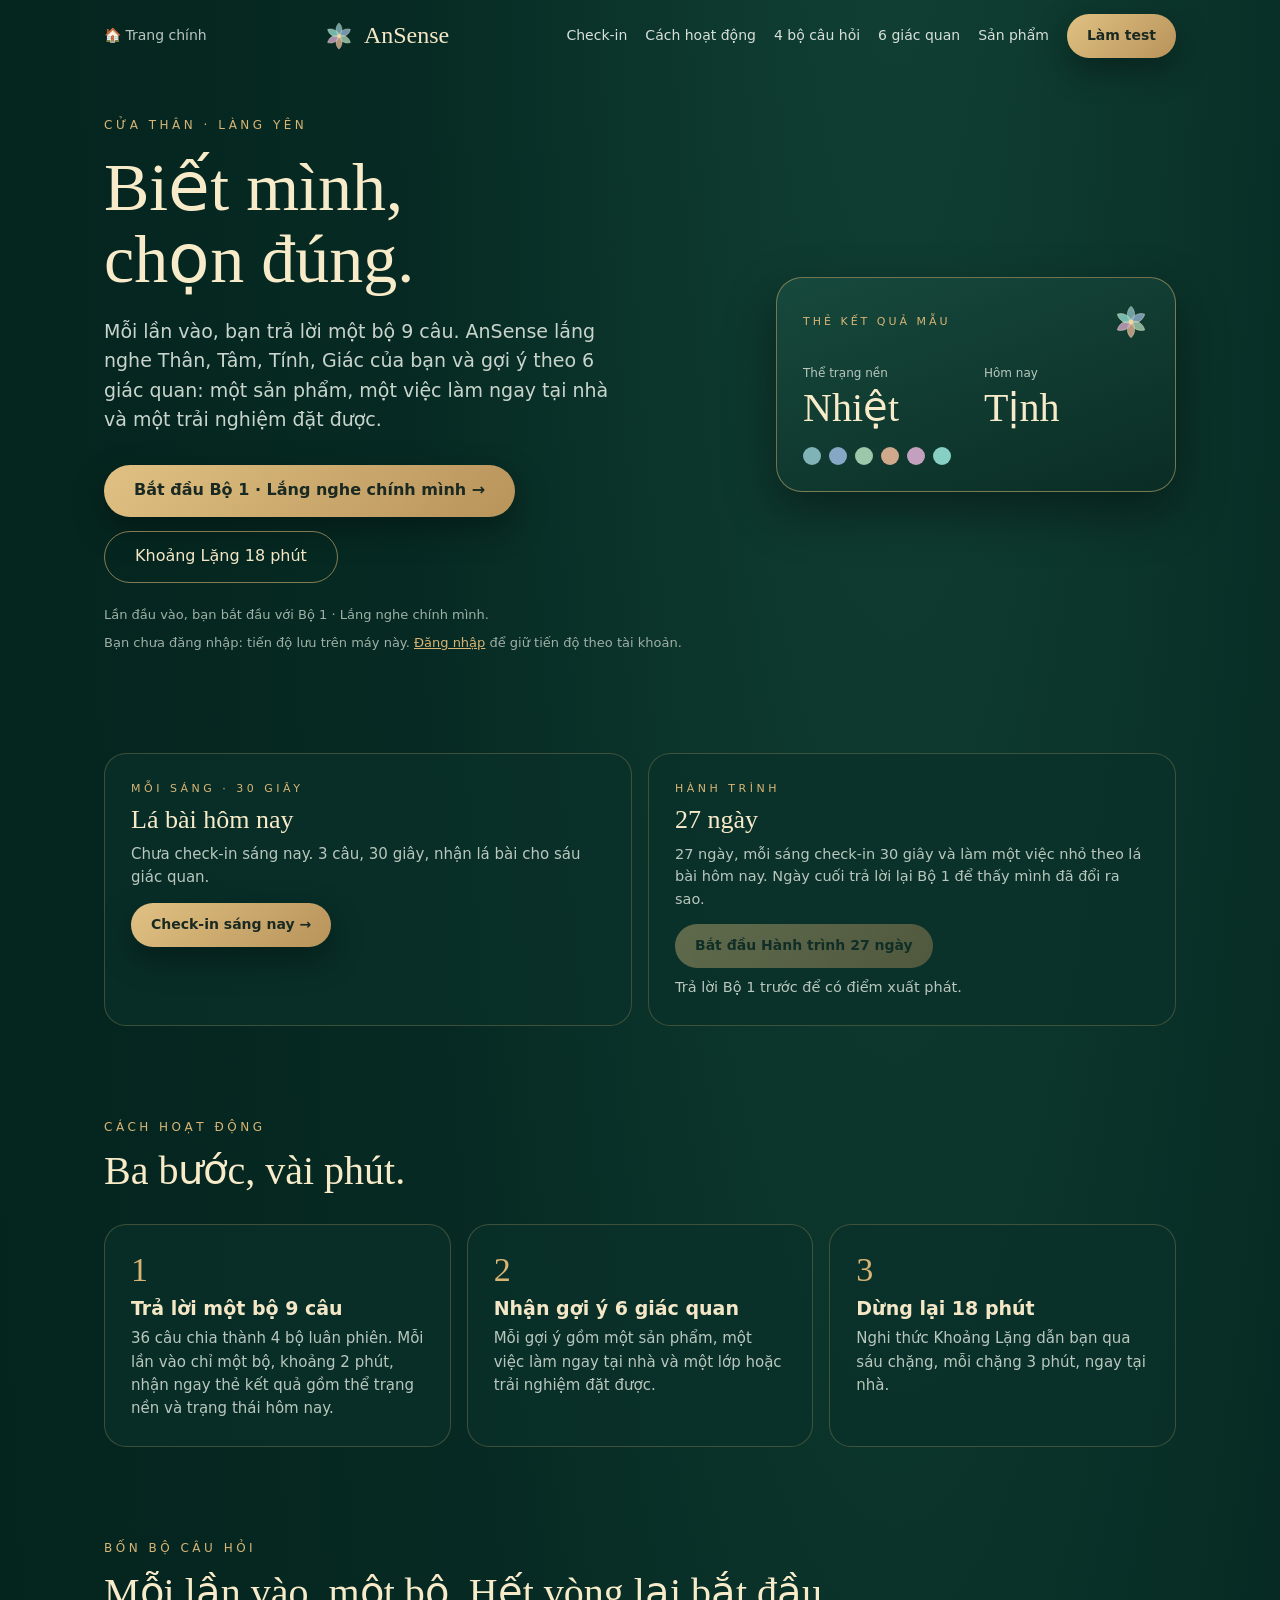
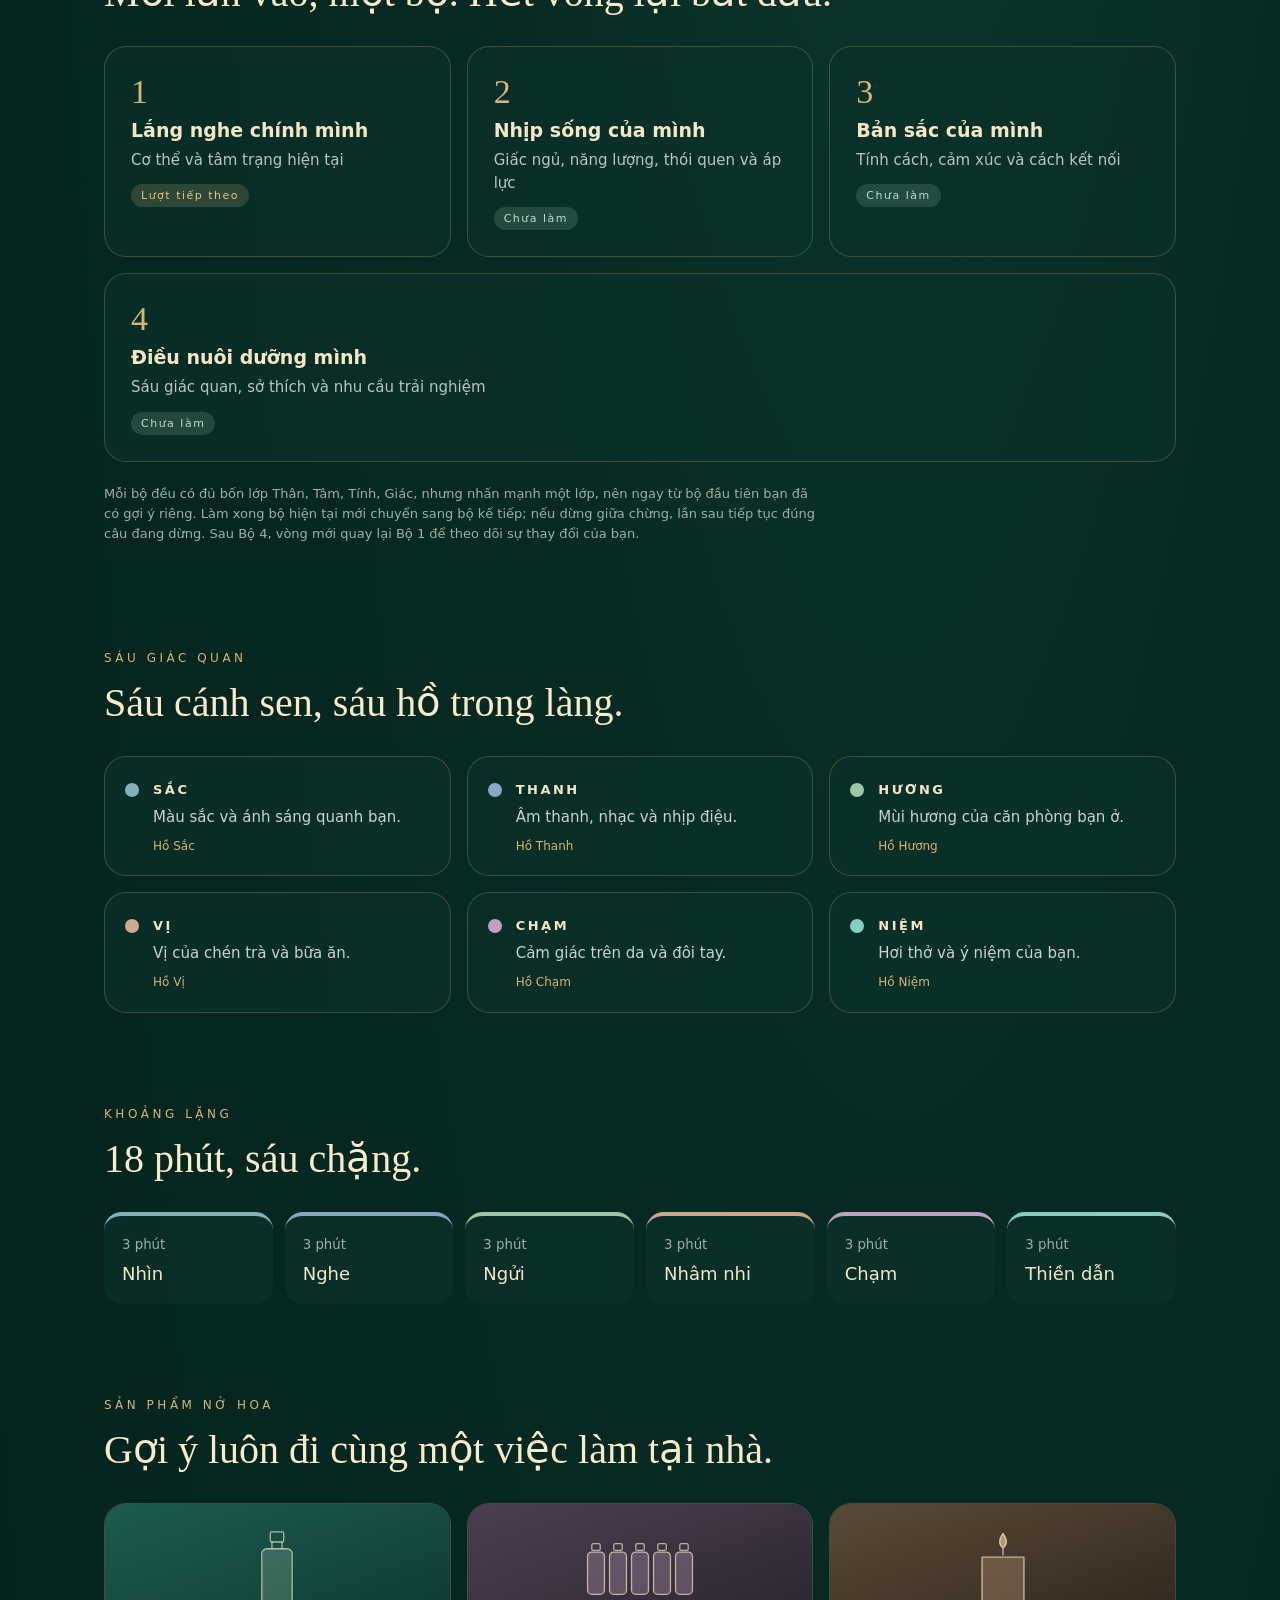
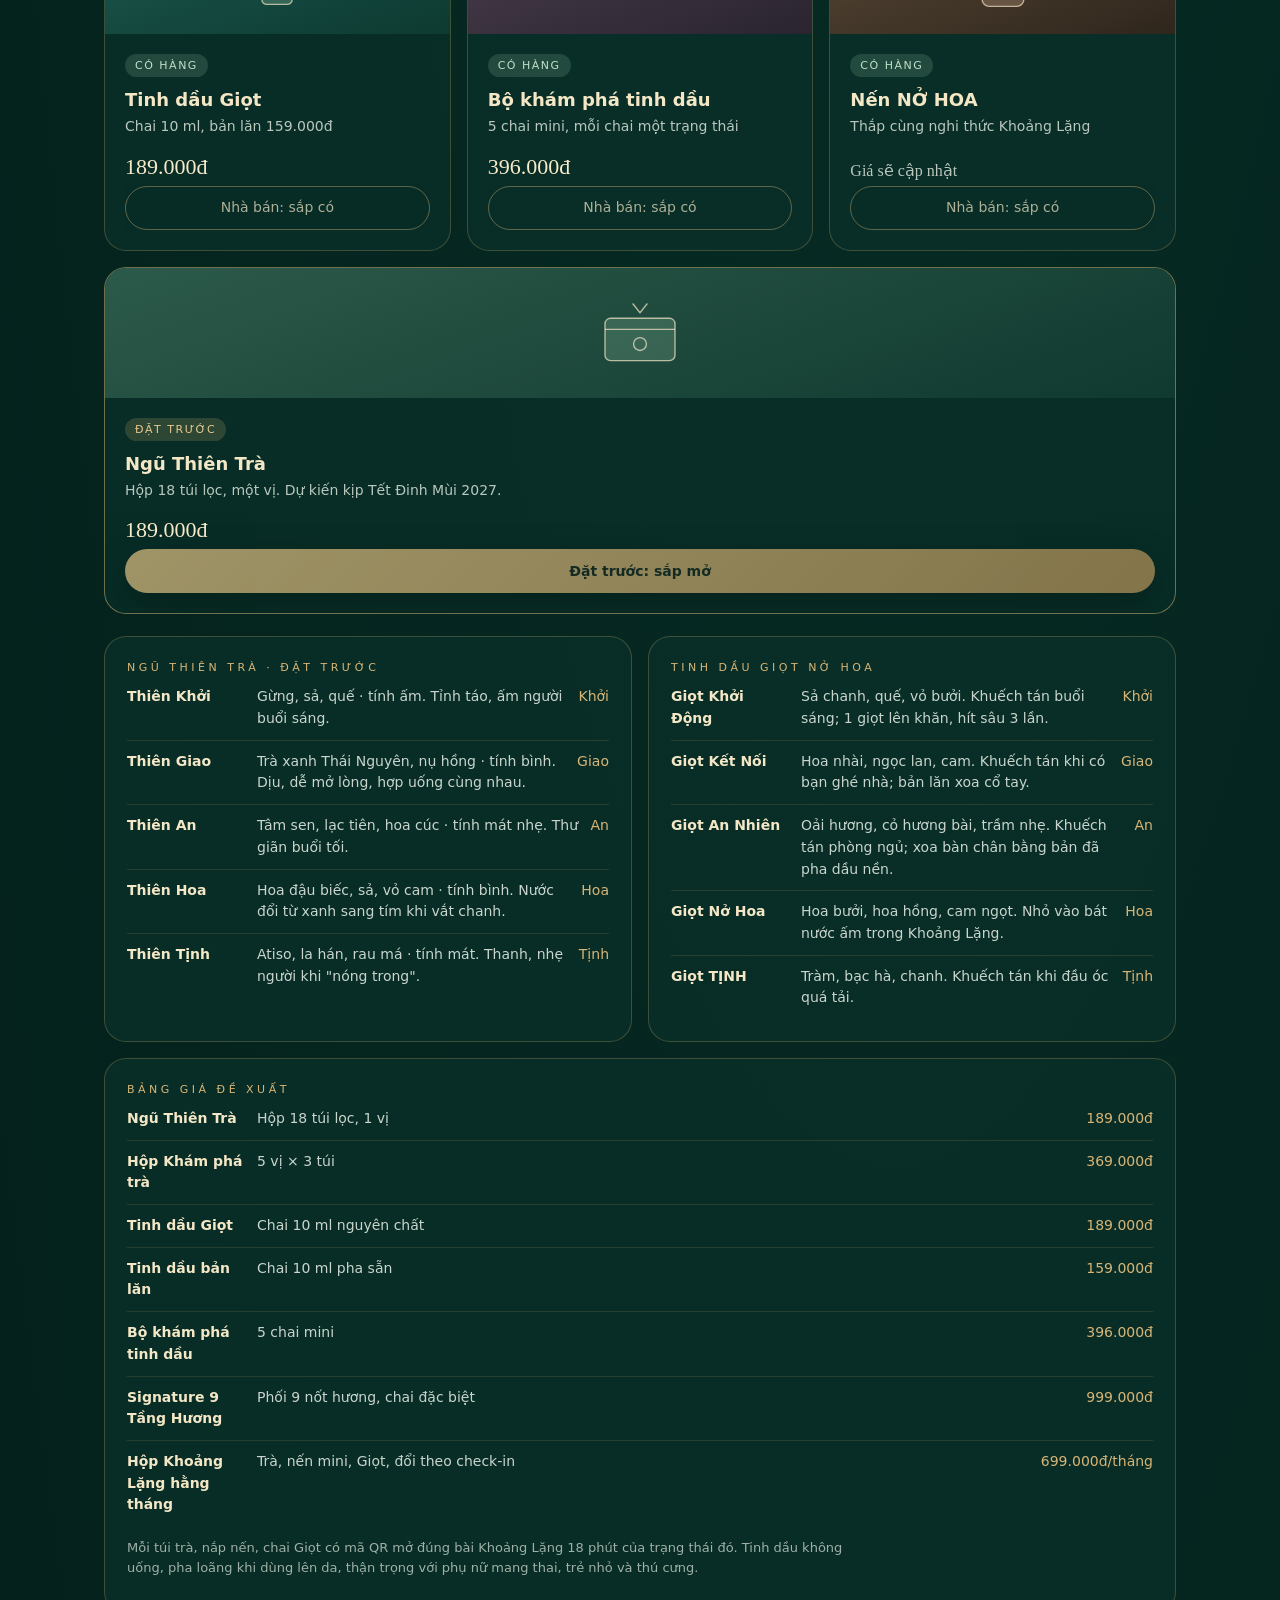
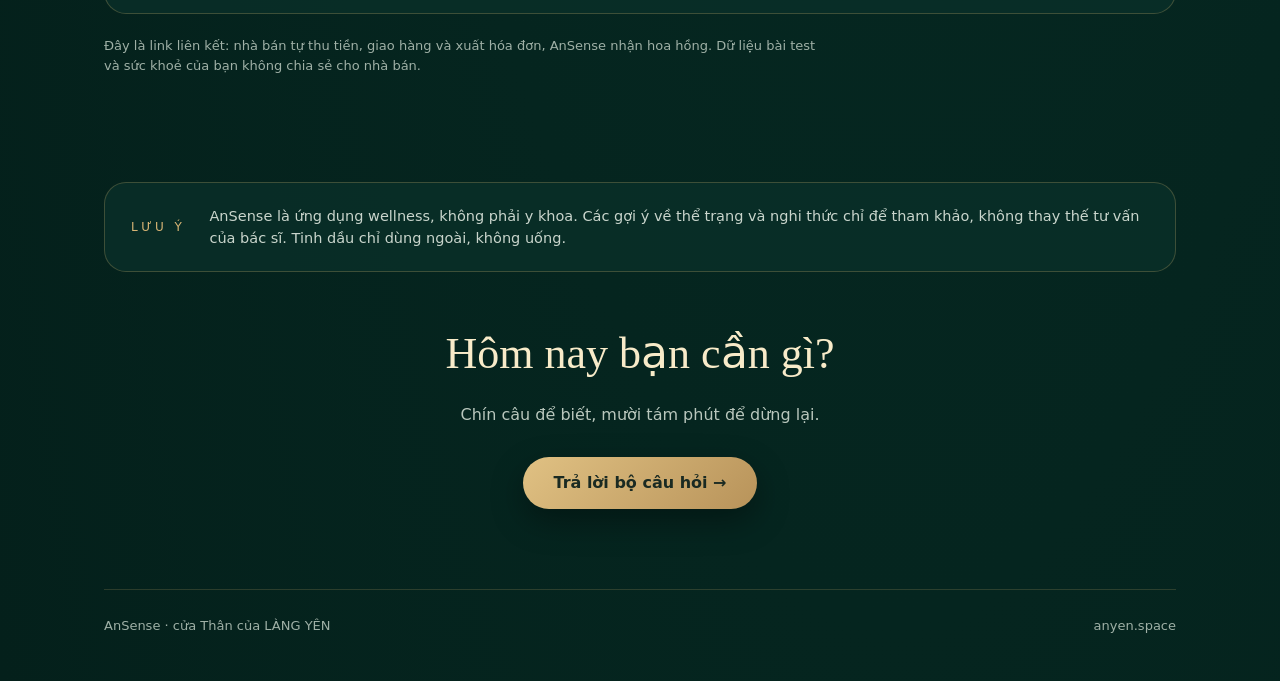
<file: ansense.html>
<!doctype html>
<html lang="vi">
<head>
<meta charset="utf-8">
<meta name="viewport" content="width=device-width,initial-scale=1,viewport-fit=cover">
<title>AnSense · Cửa Thân của Làng Yên</title>
<meta name="description" content="36 câu hỏi chia 4 bộ luân phiên, mỗi lần vào một bộ 9 câu. Nhận gợi ý theo 6 giác quan: một sản phẩm, một việc làm ngay và một trải nghiệm.">
<meta name="theme-color" content="#04201b">
<style>
:root{--bg:#04201b;--bg2:#062a23;--surf:#0a302a;--line:rgba(200,169,106,.28);--ivory:#f4e7c6;--ivory2:#f8ebc9;--mut:#b9c7bd;--mut2:#9fb0a6;--gold:#d8b575;--cta:linear-gradient(135deg,#e0c183,#b8935a);--ink:#1a2a22;--serif:Georgia,"Times New Roman",serif}
*{box-sizing:border-box}
html{-webkit-text-size-adjust:100%}
body{margin:0;background:radial-gradient(ellipse at 70% -10%,#124236 0%,#062a23 40%,#04201b 100%);background-color:#04201b;color:var(--ivory);font:16px/1.55 system-ui,-apple-system,"Segoe UI",Roboto,sans-serif;min-height:100vh}
a{color:inherit}
button{font:inherit;color:inherit;cursor:pointer}
.wrap{max-width:1120px;margin:0 auto;padding:0 24px}
.narrow{max-width:560px;margin:0 auto;padding:0 20px}
.eyebrow{font-size:12px;letter-spacing:3.5px;color:var(--gold);text-transform:uppercase}
h1,h2,h3{font-family:var(--serif);font-weight:400;color:var(--ivory2);margin:0}
.btn{display:inline-flex;align-items:center;justify-content:center;gap:8px;min-height:52px;padding:0 30px;border-radius:999px;border:0;background:var(--cta);color:var(--ink);font-weight:700;font-size:16px;text-decoration:none;box-shadow:0 12px 32px rgba(0,0,0,.35)}
.btn:disabled{opacity:.4;cursor:not-allowed;box-shadow:none}
.btn.ghost{background:transparent;color:var(--ivory);border:1px solid rgba(216,181,117,.6);box-shadow:none;font-weight:500}
.btn.sm{min-height:44px;padding:0 20px;font-size:14px}
.card{border:1px solid var(--line);background:rgba(10,48,42,.75);border-radius:22px}
header.top{display:flex;flex-wrap:wrap;align-items:center;justify-content:space-between;gap:8px 24px;padding:14px 0}
.back{display:inline-flex;align-items:center;min-height:44px;color:var(--mut);text-decoration:none;font-size:14px;background:none;border:0;padding:0}
.brand{display:flex;align-items:center;gap:10px;font-family:var(--serif);font-size:24px}
nav.links{display:flex;flex-wrap:wrap;align-items:center;gap:0 18px;font-size:14px}
nav.links a{display:inline-flex;align-items:center;min-height:44px;text-decoration:none;color:#d7e0d9}
.view{display:none}.view.on{display:block;animation:fade .35s ease}
@keyframes fade{from{opacity:0;transform:translateY(6px)}to{opacity:1;transform:none}}
/* hero */
.hero{display:flex;flex-wrap:wrap;align-items:center;gap:44px;padding:44px 0 80px}
.hero .l{flex:1 1 440px;min-width:0}.hero .r{flex:1 1 320px;min-width:0;max-width:400px;margin:0 auto}
.hero h1{font-size:clamp(40px,7vw,68px);line-height:1.06;margin-top:16px}
.hero p.sub{margin:22px 0 0;max-width:520px;font-size:19px;color:#c9d5cc}
.row{display:flex;flex-wrap:wrap;gap:14px;margin-top:30px}
section.blk{padding:20px 0 72px}
section.blk h2{font-size:clamp(28px,4.5vw,40px);line-height:1.15;margin-top:12px}
.grid{display:flex;flex-wrap:wrap;gap:16px;margin-top:30px}
.grid>*{flex:1 1 260px;min-width:0}
.step{padding:26px}.step b{display:block;font:34px var(--serif);color:var(--gold)}.step h3{font:600 19px system-ui;margin:8px 0 0;color:var(--ivory)}.step p{margin:8px 0 0;color:var(--mut);font-size:15px}
.sense{display:flex;gap:14px;padding:20px;align-items:flex-start}.sense i{flex:none;width:14px;height:14px;margin-top:6px;border-radius:50%}.sense b{letter-spacing:2.5px;font-size:13px}.sense p{margin:4px 0 0;font-size:15px;color:#c9d5cc}
.stages{display:flex;flex-wrap:wrap;gap:12px;margin-top:30px}.stages>div{flex:1 1 140px;padding:16px 18px;border-radius:18px;background:rgba(10,48,42,.75)}.stages small{color:var(--mut2)}.stages b{display:block;font-weight:500;font-size:18px;margin-top:4px}
.prod{display:flex;flex-direction:column;overflow:hidden}
.prod .ph{height:130px;display:flex;align-items:center;justify-content:center}
.prod .bd{padding:20px;display:flex;flex-direction:column;gap:6px;flex:1}
.tag{align-self:flex-start;font-size:11px;letter-spacing:1.5px;padding:3px 10px;border-radius:999px;background:rgba(156,199,169,.18);color:#bfe0c9}
.tag.pre{background:rgba(216,181,117,.18);color:#e6c88e}
.prod h3{font:600 18px system-ui;margin-top:6px;color:var(--ivory)}.prod .d{font-size:14px;color:var(--mut)}.prod .pr{margin-top:auto;padding-top:10px;font:22px var(--serif);color:var(--ivory2)}
.note{margin-top:22px;font-size:13px;color:var(--mut2);max-width:720px}
.warn{padding:22px 26px;display:flex;flex-wrap:wrap;gap:10px 24px;align-items:center;font-size:14.5px;color:#c9d5cc}
footer{padding:26px 0 44px;border-top:1px solid rgba(200,169,106,.2);display:flex;flex-wrap:wrap;justify-content:space-between;gap:8px 24px;font-size:13px;color:var(--mut2)}
/* consent / quiz */
.panel{padding-block:8px 40px}
.panel h1{font-size:clamp(28px,6vw,34px);line-height:1.15;margin-top:10px}
.info{display:flex;gap:14px;padding:16px;margin-top:12px;font-size:14.5px;color:#d7e0d9}
.info svg{flex:none;margin-top:2px}
.chk{display:flex;gap:14px;align-items:flex-start;margin-top:20px;min-height:44px;cursor:pointer;font-size:14.5px}
.chk input{position:absolute;opacity:0}
.chk .bx{flex:none;width:26px;height:26px;margin-top:1px;border-radius:8px;border:1.5px solid var(--gold);display:flex;align-items:center;justify-content:center}
.chk .bx svg{opacity:0}.chk input:checked+.bx{background:var(--gold)}.chk input:checked+.bx svg{opacity:1}
.chk input:focus-visible+.bx{outline:2px solid var(--ivory);outline-offset:2px}
.bar{height:6px;border-radius:999px;background:rgba(255,255,255,.1);overflow:hidden}.bar i{display:block;height:100%;width:0;background:var(--cta);border-radius:999px;transition:width .3s}
.q{font-size:clamp(24px,6vw,30px);line-height:1.25;margin-top:12px}
.opts{display:flex;flex-direction:column;gap:12px;margin-top:26px}
.opt{min-height:58px;padding:12px 18px;display:flex;align-items:center;gap:14px;justify-content:flex-start;line-height:1.4;text-align:left;border-radius:18px;border:1px solid var(--line);background:rgba(10,48,42,.75);font-size:16px;width:100%}
.opt:hover,.opt:focus-visible{border-color:rgba(216,181,117,.8)}
.opt .lt{flex:none;width:30px;height:30px;border-radius:50%;border:1px solid rgba(216,181,117,.6);display:flex;align-items:center;justify-content:center;font-size:13px;font-weight:700;color:var(--gold)}
.opt.sel .lt{background:var(--gold);color:var(--ink)}
.opt.sel{border-color:rgba(216,181,117,.9);background:linear-gradient(160deg,#17493d,#0a2d25);font-weight:600}
/* result */
.rcard{padding:26px;border-radius:26px;border:1px solid rgba(216,181,117,.5);background:linear-gradient(160deg,#17493d,#0a2d25);box-shadow:0 20px 50px rgba(0,0,0,.4)}
.rcard .two{display:flex;gap:16px;margin-top:20px}.rcard .two>div{flex:1 1 0;min-width:0}
.rcard small{font-size:12px;color:var(--mut)}.rcard .big{font:clamp(32px,9vw,40px)/1.15 var(--serif);color:var(--ivory2)}
.dots{display:flex;gap:8px;margin-top:16px}.dots i{width:18px;height:18px;border-radius:50%}
.srow{padding:14px 16px;border-radius:16px;border:1px solid var(--line);border-left-width:4px;background:rgba(10,48,42,.75)}
.srow b{font-size:12px;letter-spacing:2.5px}.srow div{margin-top:2px;font-size:14.5px;color:#c9d5cc}
.three{padding:20px}.three .k{font-size:11px;letter-spacing:2.5px;color:var(--gold)}.three h3{font:600 17px system-ui;margin:6px 0 0;color:var(--ivory)}.three p{margin:2px 0 12px;font-size:14px;color:var(--mut)}.three .btn{width:100%;min-height:46px;font-size:15px}
.stack{display:flex;flex-direction:column;gap:10px}
.tbl .r{display:flex;gap:12px;padding:10px 0;border-bottom:1px solid rgba(200,169,106,.15);font-size:14px}.tbl .r:last-child{border-bottom:0}.tbl .r b{flex:0 0 118px;font-weight:600;color:var(--ivory)}.tbl .r span{flex:1;color:#c9d5cc}.tbl .r em{font-style:normal;color:var(--gold);white-space:nowrap}
.ckc{padding:26px}.ckc p{margin:8px 0 0;color:var(--mut);font-size:15px}.ckc b{color:var(--ivory)}
[data-soon]{opacity:.7;cursor:default}
.tabs{display:flex;gap:6px;margin-bottom:14px;flex-wrap:wrap}.tabs .tab{min-height:38px;padding:0 14px;border-radius:999px;border:1px solid var(--line);background:transparent;font-size:13.5px}.tabs .tab.on{background:var(--gold);color:var(--ink);border-color:var(--gold);font-weight:600}
.warnline{margin:0 0 12px;padding:10px 12px;border-radius:12px;background:rgba(224,160,120,.14);font-size:13.5px;color:#f1d3bd}
.screen b{display:block;font-size:14.5px;margin-bottom:4px}.chk.sm{margin-top:10px;font-size:14px}.chk.sm .bx{width:22px;height:22px}
.lbs{display:grid;grid-template-columns:repeat(3,1fr);gap:8px;margin-top:16px}.lb{border-radius:14px;padding:10px;background:rgba(4,32,27,.5);border-top:3px solid var(--c);min-height:86px}.lb b{display:block;font-size:11px;letter-spacing:2px;color:var(--c)}.lb span{display:block;margin-top:4px;font-size:13px;line-height:1.35}
.jbox p{margin:8px 0 0;color:var(--mut);font-size:14.5px}.jbox .btn{margin-top:14px}.jdots{display:grid;grid-template-columns:repeat(9,1fr);gap:6px;margin-top:12px;max-width:300px}.jdots i{aspect-ratio:1;border-radius:50%;background:rgba(255,255,255,.1)}.jdots i.miss{background:rgba(255,255,255,.04);outline:1px dashed rgba(255,255,255,.15)}
.two2{display:flex;gap:12px;margin-top:12px}.two2>div{flex:1;padding:12px;border-radius:14px;background:rgba(4,32,27,.5)}.two2 small{display:block;color:var(--mut2);font-size:12px}.two2 b{font-weight:500}
.sugcard{margin-top:22px;padding:22px;border-color:rgba(216,181,117,.55);background:linear-gradient(160deg,#17493d,#0a2d25)}
.sug{display:flex;align-items:center;gap:14px;padding:14px 16px;border-radius:16px;border:1px solid var(--line);background:rgba(4,32,27,.55);text-decoration:none;min-height:64px}
.sug:hover,.sug:focus-visible{border-color:rgba(216,181,117,.9)}
.sug .ic{flex:none;width:40px;height:40px;border-radius:50%;display:flex;align-items:center;justify-content:center;font-size:20px;background:rgba(216,181,117,.14)}
.sug .tx{flex:1;min-width:0}.sug b{display:block;font-weight:600;font-size:15.5px;color:var(--ivory)}.sug small{display:block;margin-top:3px;font-size:13px;line-height:1.45;color:var(--mut)}
.sug .go{flex:none;font-size:13px;color:var(--gold);white-space:nowrap}
@media(max-width:420px){.sug .go{display:none}}
/* khoang lang */
.kl{text-align:center;padding-block:10px 40px}
.orb{position:relative;width:min(62vw,240px);aspect-ratio:1;margin:26px auto;border-radius:50%;display:flex;align-items:center;justify-content:center}
.orb:before{content:"";position:absolute;inset:0;border-radius:50%;background:radial-gradient(circle,var(--c,#86cfc2) 0%,transparent 70%);opacity:.55;animation:br 8s ease-in-out infinite}
.orb span{position:relative;font:56px var(--serif);color:var(--ivory2);font-variant-numeric:tabular-nums}
@keyframes br{0%,100%{transform:scale(.8)}50%{transform:scale(1.05)}}
@media(prefers-reduced-motion:reduce){.orb:before{animation:none}.view.on{animation:none}}
.kl h1{font-size:34px}.kl .hint{max-width:420px;margin:14px auto 0;font-size:17px;color:#d7e0d9;min-height:78px}
.pips{display:flex;justify-content:center;gap:8px;margin-top:14px}.pips i{width:30px;height:5px;border-radius:99px;background:rgba(255,255,255,.14)}.pips i.on{background:var(--gold)}
#toast{position:fixed;left:50%;bottom:24px;transform:translateX(-50%);background:#0a302a;border:1px solid var(--line);padding:12px 20px;border-radius:999px;font-size:14px;opacity:0;pointer-events:none;transition:opacity .25s;z-index:9;max-width:90vw;text-align:center}
#toast.on{opacity:1}
:focus-visible{outline:2px solid var(--gold);outline-offset:2px}
.linkbtn{background:none;border:0;padding:0;font:inherit;color:var(--gold);text-decoration:underline;cursor:pointer}</style>
<style>html{-webkit-text-size-adjust:100%;text-size-adjust:100%}*{touch-action:manipulation}@media (pointer:coarse){input:not([type=checkbox]):not([type=radio]):not([type=range]),select,textarea{font-size:max(16px,1em)!important}}</style>
</head>
<body>
<svg width="0" height="0" style="position:absolute" aria-hidden="true"><defs>
<symbol id="lotus" viewBox="0 0 48 48"><g stroke="#f4e7c6" stroke-opacity=".55" stroke-width="1" fill-opacity=".85"><path d="M24 25C17.5 19 17.5 9 24 3C30.5 9 30.5 19 24 25Z" fill="#7fb3b8"/><path d="M24 25C17.5 19 17.5 9 24 3C30.5 9 30.5 19 24 25Z" fill="#86a8c4" transform="rotate(60 24 24)"/><path d="M24 25C17.5 19 17.5 9 24 3C30.5 9 30.5 19 24 25Z" fill="#9cc7a9" transform="rotate(120 24 24)"/><path d="M24 25C17.5 19 17.5 9 24 3C30.5 9 30.5 19 24 25Z" fill="#d0a98c" transform="rotate(180 24 24)"/><path d="M24 25C17.5 19 17.5 9 24 3C30.5 9 30.5 19 24 25Z" fill="#c3a0bd" transform="rotate(240 24 24)"/><path d="M24 25C17.5 19 17.5 9 24 3C30.5 9 30.5 19 24 25Z" fill="#86cfc2" transform="rotate(300 24 24)"/></g><circle cx="24" cy="24" r="3.2" fill="#f2d7a0"/></symbol>
</defs></svg>

<!-- TRANG CHỦ -->
<div class="view on" id="v-home">
<div class="wrap">
<header class="top">
<a class="back" href="index.html">🏠 Trang chính</a>
<div class="brand"><svg width="30" height="30"><use href="#lotus"/></svg>AnSense</div>
<nav class="links"><a href="#sang-nay">Check-in</a><a href="#how">Cách hoạt động</a><a href="#sets">4 bộ câu hỏi</a><a href="#senses">6 giác quan</a><a href="#products">Sản phẩm</a><button class="btn sm" data-go="consent">Làm test</button></nav>
</header>
<section class="hero">
<div class="l">
<div class="eyebrow">Cửa Thân · Làng Yên</div>
<h1>Biết mình,<br>chọn đúng.</h1>
<p class="sub">Mỗi lần vào, bạn trả lời một bộ 9 câu. AnSense lắng nghe Thân, Tâm, Tính, Giác của bạn và gợi ý theo 6 giác quan: một sản phẩm, một việc làm ngay tại nhà và một trải nghiệm đặt được.</p>
<div class="row"><button class="btn" data-go="consent" id="startBtn">Bắt đầu Bộ 1 · Lắng nghe chính mình →</button><button class="btn ghost" data-go="silence">Khoảng Lặng 18 phút</button></div>
<div id="again" class="note" hidden></div>
<div id="acct" class="note" style="margin-top:8px"></div>
</div>
<div class="r"><div class="rcard"><div style="display:flex;justify-content:space-between;align-items:center"><span class="eyebrow" style="font-size:11px;letter-spacing:3px">Thẻ kết quả mẫu</span><svg width="36" height="36"><use href="#lotus"/></svg></div>
<div class="two"><div><small>Thể trạng nền</small><div class="big">Nhiệt</div></div><div><small>Hôm nay</small><div class="big">Tịnh</div></div></div>
<div class="dots"><i style="background:#7fb3b8"></i><i style="background:#86a8c4"></i><i style="background:#9cc7a9"></i><i style="background:#d0a98c"></i><i style="background:#c3a0bd"></i><i style="background:#86cfc2"></i></div></div></div>
</section>

<section class="blk" id="sang-nay"><div class="grid" style="margin-top:0">
<div class="card ckc"><div class="eyebrow" style="font-size:11px">Mỗi sáng · 30 giây</div><h3 style="font:400 26px var(--serif);color:var(--ivory2);margin-top:8px">Lá bài hôm nay</h3><p id="ckHomeBox"></p><button class="btn sm" id="ckGo" style="margin-top:14px">Check-in sáng nay →</button></div>
<div class="card ckc"><div class="eyebrow" style="font-size:11px">Hành trình</div><h3 style="font:400 26px var(--serif);color:var(--ivory2);margin-top:8px">27 ngày</h3><div id="jBox" class="jbox"></div></div>
</div></section>

<section class="blk" id="how"><div class="eyebrow">Cách hoạt động</div><h2>Ba bước, vài phút.</h2>
<div class="grid">
<div class="card step"><b>1</b><h3>Trả lời một bộ 9 câu</h3><p>36 câu chia thành 4 bộ luân phiên. Mỗi lần vào chỉ một bộ, khoảng 2 phút, nhận ngay thẻ kết quả gồm thể trạng nền và trạng thái hôm nay.</p></div>
<div class="card step"><b>2</b><h3>Nhận gợi ý 6 giác quan</h3><p>Mỗi gợi ý gồm một sản phẩm, một việc làm ngay tại nhà và một lớp hoặc trải nghiệm đặt được.</p></div>
<div class="card step"><b>3</b><h3>Dừng lại 18 phút</h3><p>Nghi thức Khoảng Lặng dẫn bạn qua sáu chặng, mỗi chặng 3 phút, ngay tại nhà.</p></div>
</div></section>

<section class="blk" id="sets"><div class="eyebrow">Bốn bộ câu hỏi</div><h2>Mỗi lần vào, một bộ. Hết vòng lại bắt đầu.</h2>
<div class="grid" id="setGrid"></div>
<p class="note">Mỗi bộ đều có đủ bốn lớp Thân, Tâm, Tính, Giác, nhưng nhấn mạnh một lớp, nên ngay từ bộ đầu tiên bạn đã có gợi ý riêng. Làm xong bộ hiện tại mới chuyển sang bộ kế tiếp; nếu dừng giữa chừng, lần sau tiếp tục đúng câu đang dừng. Sau Bộ 4, vòng mới quay lại Bộ 1 để theo dõi sự thay đổi của bạn.</p></section>

<section class="blk" id="senses"><div class="eyebrow">Sáu giác quan</div><h2>Sáu cánh sen, sáu hồ trong làng.</h2>
<div class="grid" id="senseGrid"></div></section>

<section class="blk"><div class="eyebrow">Khoảng Lặng</div><h2>18 phút, sáu chặng.</h2>
<div class="stages" id="stageStrip"></div></section>

<section class="blk" id="products"><div class="eyebrow">Sản phẩm NỞ HOA</div><h2>Gợi ý luôn đi cùng một việc làm tại nhà.</h2>
<div class="grid">
<div class="card prod"><div class="ph" style="background:linear-gradient(160deg,#1d5a50,#0d3a31)"><svg width="54" height="84" viewBox="0 0 64 96" fill="none" stroke="#f4e7c6" stroke-opacity=".7" stroke-width="1.5" stroke-linejoin="round"><rect x="24" y="4" width="16" height="12" rx="2"/><path d="M26 16v8M38 16v8"/><path d="M20 24h24a6 6 0 0 1 6 6v54a6 6 0 0 1-6 6H20a6 6 0 0 1-6-6V30a6 6 0 0 1 6-6Z" fill="#9cc7a9" fill-opacity=".25"/></svg></div><div class="bd"><span class="tag">CÓ HÀNG</span><h3>Tinh dầu Giọt</h3><div class="d">Chai 10 ml, bản lăn 159.000đ</div><div class="pr">189.000đ</div><button class="btn ghost sm" data-soon>Nhà bán: sắp có</button></div></div>
<div class="card prod"><div class="ph" style="background:linear-gradient(160deg,#4c3f4f,#2a2430)"><svg width="110" height="60" viewBox="0 0 130 64" fill="none" stroke="#f4e7c6" stroke-opacity=".7" stroke-width="1.5"><g id="mini"><rect x="8" y="2" width="10" height="8" rx="2"/><rect x="3" y="12" width="20" height="50" rx="5" fill="#c3a0bd" fill-opacity=".3"/></g><use href="#mini" x="26"/><use href="#mini" x="52"/><use href="#mini" x="78"/><use href="#mini" x="104"/></svg></div><div class="bd"><span class="tag">CÓ HÀNG</span><h3>Bộ khám phá tinh dầu</h3><div class="d">5 chai mini, mỗi chai một trạng thái</div><div class="pr">396.000đ</div><button class="btn ghost sm" data-soon>Nhà bán: sắp có</button></div></div>
<div class="card prod"><div class="ph" style="background:linear-gradient(160deg,#5a4a38,#2f261c)"><svg width="64" height="82" viewBox="0 0 70 90" fill="none" stroke="#f4e7c6" stroke-opacity=".7" stroke-width="1.5" stroke-linejoin="round"><path d="M35 6c5 7 5 12 0 16c-5-4-5-9 0-16Z" fill="#f2d7a0" fill-opacity=".6"/><path d="M35 22v8"/><path d="M12 32h46v46a8 8 0 0 1-8 8H20a8 8 0 0 1-8-8V32Z" fill="#d0a98c" fill-opacity=".28"/></svg></div><div class="bd"><span class="tag">CÓ HÀNG</span><h3>Nến NỞ HOA</h3><div class="d">Thắp cùng nghi thức Khoảng Lặng</div><div class="pr" style="font-size:16px;color:var(--mut)">Giá sẽ cập nhật</div><button class="btn ghost sm" data-soon>Nhà bán: sắp có</button></div></div>
<div class="card prod" style="border-color:rgba(216,181,117,.5)"><div class="ph" style="background:linear-gradient(160deg,#2c5a4a,#10392f)"><svg width="90" height="70" viewBox="0 0 96 76" fill="none" stroke="#f4e7c6" stroke-opacity=".7" stroke-width="1.5" stroke-linejoin="round"><rect x="10" y="22" width="76" height="46" rx="6" fill="#9cc7a9" fill-opacity=".22"/><path d="M10 34h76"/><path d="M40 6l8 10 8-10"/><circle cx="48" cy="50" r="7"/></svg></div><div class="bd"><span class="tag pre">ĐẶT TRƯỚC</span><h3>Ngũ Thiên Trà</h3><div class="d">Hộp 18 túi lọc, một vị. Dự kiến kịp Tết Đinh Mùi 2027.</div><div class="pr">189.000đ</div><button class="btn sm" data-soon>Đặt trước: sắp mở</button></div></div>
</div>
<div class="grid" style="margin-top:22px">
<div class="card" style="padding:22px"><div class="eyebrow" style="font-size:11px">Ngũ Thiên Trà · đặt trước</div><div class="tbl" id="teaTbl"></div></div>
<div class="card" style="padding:22px"><div class="eyebrow" style="font-size:11px">Tinh dầu Giọt NỞ HOA</div><div class="tbl" id="dropTbl"></div></div>
</div>
<div class="card" style="padding:22px;margin-top:16px"><div class="eyebrow" style="font-size:11px">Bảng giá đề xuất</div><div class="tbl" id="priceTbl"></div><p class="note" style="margin-top:12px">Mỗi túi trà, nắp nến, chai Giọt có mã QR mở đúng bài Khoảng Lặng 18 phút của trạng thái đó. Tinh dầu không uống, pha loãng khi dùng lên da, thận trọng với phụ nữ mang thai, trẻ nhỏ và thú cưng.</p></div>
<p class="note">Đây là link liên kết: nhà bán tự thu tiền, giao hàng và xuất hóa đơn, AnSense nhận hoa hồng. Dữ liệu bài test và sức khoẻ của bạn không chia sẻ cho nhà bán.</p></section>

<section class="blk" style="padding-bottom:48px"><div class="card warn"><span class="eyebrow">Lưu ý</span><span style="flex:1 1 420px">AnSense là ứng dụng wellness, không phải y khoa. Các gợi ý về thể trạng và nghi thức chỉ để tham khảo, không thay thế tư vấn của bác sĩ. Tinh dầu chỉ dùng ngoài, không uống.</span></div></section>
<section style="text-align:center;padding:0 0 80px"><h2 style="font-size:clamp(30px,5vw,44px)">Hôm nay bạn cần gì?</h2><p style="color:var(--mut);margin:14px 0 0">Chín câu để biết, mười tám phút để dừng lại.</p><div class="row" style="justify-content:center"><button class="btn" data-go="consent">Trả lời bộ câu hỏi →</button></div></section>
<footer><span>AnSense · cửa Thân của LÀNG YÊN</span><span>anyen.space</span></footer>
</div>
</div>

<!-- ĐỒNG Ý -->
<div class="view" id="v-consent"><div class="narrow panel">
<header class="top"><button class="back" data-go="home">← AnSense</button><span class="eyebrow" style="font-size:11px">Trước khi bắt đầu</span></header>
<h1>Vài lời trước khi làm test</h1>
<p style="color:#c9d5cc;margin:12px 0 0;font-size:15px"><b id="cSet" style="color:var(--gold);font-weight:600"></b>. 9 câu, khoảng 2 phút. Bạn có thể dừng bất cứ lúc nào, lần sau tiếp tục đúng câu đang dừng.</p>
<div class="card info"><svg width="22" height="22" viewBox="0 0 24 24" fill="none" stroke="#d8b575" stroke-width="1.6" stroke-linecap="round" stroke-linejoin="round"><path d="M12 3l7 3v5c0 4.5-3 8-7 10-4-2-7-5.5-7-10V6l7-3Z"/><path d="M9 12l2 2 4-4"/></svg><p style="margin:0">Đây là công cụ wellness, không phải y khoa. Kết quả là gợi ý về thể trạng và nghi thức, không phải chẩn đoán hay điều trị.</p></div>
<div class="card info"><svg width="22" height="22" viewBox="0 0 24 24" fill="none" stroke="#d8b575" stroke-width="1.6" stroke-linecap="round" stroke-linejoin="round"><rect x="5" y="11" width="14" height="9" rx="2"/><path d="M8 11V8a4 4 0 0 1 8 0v3"/></svg><p style="margin:0">Câu trả lời lưu trên thiết bị của bạn, và theo tài khoản nếu bạn đăng nhập, để tạo thẻ kết quả, ghi vào Nhật ký bình an và nhớ bộ câu đang làm. Chúng tôi không chia sẻ cho nhà bán.</p></div>
<div class="card info"><svg width="22" height="22" viewBox="0 0 24 24" fill="none" stroke="#d8b575" stroke-width="1.6" stroke-linecap="round" stroke-linejoin="round"><circle cx="12" cy="12" r="9"/><path d="M12 7v5M12 16h.01"/></svg><p style="margin:0">Đang mang thai, có bệnh nền hoặc đang điều trị? Hãy hỏi bác sĩ trước khi dùng tinh dầu, trà hay tập luyện được gợi ý.</p></div>
<label class="chk"><input type="checkbox" id="agree"><span class="bx"><svg width="16" height="16" viewBox="0 0 16 16" fill="none" stroke="#1a2a22" stroke-width="2.2" stroke-linecap="round" stroke-linejoin="round"><path d="M3 8.5l3.2 3L13 4.5"/></svg></span><span>Tôi hiểu và đồng ý cho AnSense dùng câu trả lời để tạo gợi ý cho riêng tôi.</span></label>
<div style="margin-top:26px"><button class="btn" id="goQuiz" disabled style="width:100%">Bắt đầu làm test →</button></div>
</div></div>

<!-- CÂU HỎI -->
<div class="view" id="v-quiz"><div class="narrow panel">
<header class="top"><button class="back" id="qBack">← Câu trước</button><span id="qNum" style="font-size:13px;color:var(--gold);letter-spacing:1px"></span></header>
<div class="bar"><i id="qBar"></i></div>
<div class="eyebrow" id="qCat" style="margin-top:30px;font-size:11px"></div>
<h1 class="q" id="qText"></h1>
<p id="qSub" style="margin:12px 0 0;font-size:14px;color:var(--mut2)"></p>
<div class="opts" id="qOpts"></div>
<p style="margin:26px 0 0;font-size:12.5px;color:var(--mut2);text-align:center">Dừng lại lúc nào cũng được, câu trả lời của bạn được giữ lại.</p>
</div></div>

<!-- KẾT QUẢ -->
<div class="view" id="v-result"><div class="narrow panel">
<header class="top"><button class="back" data-go="home">← AnSense</button><span class="eyebrow" style="font-size:11px">Kết quả của bạn</span></header>
<div class="eyebrow" id="rSet" style="font-size:11px;margin:0 0 12px"></div>
<div class="rcard" id="rCard">
<div style="display:flex;justify-content:space-between;align-items:center"><span style="font:20px var(--serif)">AnSense</span><svg width="34" height="34"><use href="#lotus"/></svg></div>
<div class="two"><div><small>Thể trạng nền</small><div class="big" id="rBody"></div></div><div><small>Hôm nay</small><div class="big" id="rState"></div></div></div>
<p id="rLine" style="margin:14px 0 0;font-size:14px;color:#c9d5cc"></p>
<div class="dots"><i style="background:#7fb3b8"></i><i style="background:#86a8c4"></i><i style="background:#9cc7a9"></i><i style="background:#d0a98c"></i><i style="background:#c3a0bd"></i><i style="background:#86cfc2"></i></div>
</div>
<div class="row" style="margin-top:14px;gap:10px"><button class="btn sm" id="shareBtn" style="flex:1">Chia sẻ thẻ</button><button class="btn ghost sm" id="retake" style="flex:1">Làm lại bộ này</button></div>
<p class="note" id="rNext" style="margin-top:14px"></p>
<div class="card sugcard" id="rSug" hidden><div class="eyebrow" style="font-size:11px">Gợi ý cho bạn hôm nay</div><h2 style="font-size:24px;line-height:1.2;margin-top:6px">Ba hoạt động ở Làng Yên</h2><p style="margin:6px 0 0;font-size:13.5px;color:var(--mut)">Chọn theo kết quả bốn lớp của bạn. Bấm vào là đi thẳng tới đó.</p><div class="stack" id="rSugList" style="margin-top:14px"></div></div>
<div class="eyebrow" style="margin-top:28px;font-size:11px">Bốn lớp của bạn</div>
<div class="stack" id="rLayers" style="margin-top:14px"></div>
<div class="eyebrow" style="margin-top:32px;font-size:11px" id="rKicker"></div>
<h2 style="font-size:26px;line-height:1.2;margin-top:8px">Sáu giác quan, sáu cách cân lại</h2>
<div class="stack" id="rSenses" style="margin-top:16px"></div>
<div class="eyebrow" style="margin-top:32px;font-size:11px">Ba điều cho hôm nay</div>
<p class="note" id="rKicker2" style="margin-top:6px"></p>
<div class="stack" id="rThree" style="margin-top:14px"></div>
<p class="note" style="margin-top:24px">Thể trạng nền (Nhiệt, Hàn, Thấp, Táo, Hư, Bình hòa) và trạng thái (Khởi, Giao, An, Hoa, Tịnh) là các nhãn nhận diện wellness, không phải kết luận chẩn đoán y khoa. AnSense là công cụ wellness, không thay thế tư vấn y khoa. Tinh dầu chỉ dùng ngoài. Nếu có bệnh nền hoặc đang mang thai, hãy hỏi bác sĩ trước.</p>
</div></div>

<!-- CHECK-IN BUỔI SÁNG -->
<div class="view" id="v-checkin"><div class="narrow panel">
<header class="top"><button class="back" id="ckBack">← AnSense</button><span class="eyebrow" style="font-size:11px">Check-in buổi sáng</span></header>
<div id="ckQ"><div class="bar"><i id="ckBar"></i></div><div class="eyebrow" id="ckNum" style="margin-top:30px;font-size:11px"></div><h1 class="q" id="ckText"></h1><div class="opts" id="ckOpts"></div><p class="note" style="margin-top:22px;text-align:center">Câu hỏi soạn theo Thang đo thể chất Y học cổ truyền (CCMQ). Kết quả là gợi ý wellness, không phải chẩn đoán.</p></div>
<div id="ckCard" hidden>
<div class="rcard"><div style="display:flex;justify-content:space-between;align-items:center"><span class="eyebrow" style="font-size:11px">Lá bài hôm nay</span><svg width="32" height="32"><use href="#lotus"/></svg></div>
<div class="big" id="ckState" style="margin-top:10px"></div><p id="ckLine" style="margin:6px 0 0;font-size:14px;color:#c9d5cc"></p>
<div class="lbs" id="ckCards"></div></div>
<div class="card three" style="margin-top:14px"><div class="k">LÀM NGAY TẠI NHÀ</div><h3 id="ckHome"></h3><button class="btn ghost" data-go="silence" style="margin-top:12px">Khoảng Lặng 18 phút</button></div>
<p class="note" id="ckJourney"></p>
<div class="row" style="gap:10px"><button class="btn ghost sm" id="ckRedo" style="flex:1">Check-in lại</button><button class="btn sm" data-go="home" style="flex:1">Về AnSense</button></div>
</div>
</div></div>

<!-- KHOẢNG LẶNG -->
<div class="view" id="v-silence"><div class="narrow kl">
<header class="top"><button class="back" id="klBack">← AnSense</button><span class="eyebrow" style="font-size:11px">Khoảng Lặng</span></header>
<div id="klIntro">
<h1>18 phút để dừng lại</h1>
<p class="hint" style="min-height:0">Sáu chặng, mỗi chặng 3 phút: nhìn, nghe, ngửi, nhâm nhi, chạm, thiền dẫn. Hãy ngồi yên, tắt thông báo. Chuẩn bị một chén trà ấm nếu có.</p>
<div class="row" style="justify-content:center"><button class="btn" id="klStart">Bắt đầu</button><button class="btn ghost" id="klFast" title="Mỗi chặng 6 giây, để xem thử">Xem thử nhanh</button></div>
<p class="note" style="margin:18px auto 0" id="klNote"></p>
</div>
<div id="klRun" hidden>
<div class="eyebrow" id="klSense"></div>
<h1 id="klTitle" style="margin-top:8px"></h1>
<div class="orb" id="klOrb"><span id="klTime">3:00</span></div>
<p class="hint" id="klHint"></p>
<div class="pips" id="klPips"></div>
<div class="row" style="justify-content:center;margin-top:24px"><button class="btn ghost sm" id="klPause">Tạm dừng</button><button class="btn ghost sm" id="klSkip">Sang chặng sau</button></div>
</div>
<div id="klDone" hidden>
<h1>Bạn đã dừng lại đủ rồi.</h1>
<p class="hint" style="min-height:0">Hít một hơi dài. Khi sẵn sàng, mở mắt và quay lại với ngày của mình.</p>
<div class="row" style="justify-content:center"><button class="btn" data-go="home">Về AnSense</button><a class="btn ghost" href="index.html">🏠 Trang chính</a></div>
</div>
</div></div>

<div id="toast" role="status" aria-live="polite"></div>

<script src="config.js"></script>
<script src="vendor/supabase.js"></script>
<script>
(function(){
'use strict';
var $=function(s,r){return (r||document).querySelector(s)};
var $$=function(s,r){return Array.prototype.slice.call((r||document).querySelectorAll(s))};
/* ---------- DỮ LIỆU ---------- */
var SENSES=[
 {k:'SẮC',c:'#7fb3b8',d:'Màu sắc và ánh sáng quanh bạn.',lake:'Hồ Sắc'},
 {k:'THANH',c:'#86a8c4',d:'Âm thanh, nhạc và nhịp điệu.',lake:'Hồ Thanh'},
 {k:'HƯƠNG',c:'#9cc7a9',d:'Mùi hương của căn phòng bạn ở.',lake:'Hồ Hương'},
 {k:'VỊ',c:'#d0a98c',d:'Vị của chén trà và bữa ăn.',lake:'Hồ Vị'},
 {k:'CHẠM',c:'#c3a0bd',d:'Cảm giác trên da và đôi tay.',lake:'Hồ Chạm'},
 {k:'NIỆM',c:'#86cfc2',d:'Hơi thở và ý niệm của bạn.',lake:'Hồ Niệm'}];
var STAGES=[['Nhìn','SẮC'],['Nghe','THANH'],['Ngửi','HƯƠNG'],['Nhâm nhi','VỊ'],['Chạm','CHẠM'],['Thiền dẫn','NIỆM']];
/* ---------- 36 CÂU HỎI · 4 BỘ ---------- */
/* Mỗi câu: [lớp, giác quan (nếu là câu về Giác), câu hỏi, [A, nhãn], [B, nhãn], [C, nhãn], [D, nhãn]].
   Nhãn: thể trạng nền (nhiet han thap tao hu binh), trạng thái (khoi giao an hoa tinh),
   khuynh hướng Tính (lang ket kham sang ly), giác quan (sac thanh huong vi cham niem); số là trọng số. */
var SETS=[
 {n:'Lắng nghe chính mình',f:'Cơ thể và tâm trạng hiện tại',sub:'Nhận diện trạng thái hiện tại'},
 {n:'Nhịp sống của mình',f:'Giấc ngủ, năng lượng, thói quen và áp lực',sub:'Nhận diện nhịp sinh hoạt và mức độ cân bằng'},
 {n:'Bản sắc của mình',f:'Tính cách, cảm xúc và cách kết nối',sub:'Khám phá tính cách, cách ứng xử và kết nối'},
 {n:'Điều nuôi dưỡng mình',f:'Sáu giác quan, sở thích và nhu cầu trải nghiệm',sub:'Khám phá sáu giác quan và trải nghiệm yêu thích'}];
var Q=[
 /* Bộ 1 – Lắng nghe chính mình */
 ['Thân',0,'Khi thức dậy vào buổi sáng, bạn thường cảm thấy thế nào?',
  ['Tỉnh táo, nhẹ nhàng và có năng lượng.','binh2 hoa1'],['Bình thường, cần một chút thời gian để bắt đầu ngày mới.','binh1'],['Uể oải, thiếu năng lượng.','hu1 thap1 khoi1'],['Mệt mỏi, nặng nề và khó bắt đầu ngày mới.','hu2 khoi2']],
 ['Thân',0,'Trong những ngày gần đây, cơ thể bạn thường có cảm giác nào?',
  ['Dễ chịu, thoải mái.','binh2'],['Thỉnh thoảng nóng hoặc lạnh hơn bình thường.','nhiet1 han1'],['Thường cảm thấy nặng nề, trì trệ.','thap2'],['Thường khô, nóng, bứt rứt hoặc thiếu sức sống.','tao2 nhiet1']],
 ['Tâm',0,'Khi có nhiều việc phải giải quyết cùng lúc, bạn thường phản ứng thế nào?',
  ['Bình tĩnh sắp xếp và giải quyết từng việc.','binh1 hoa1 ly1'],['Hơi căng thẳng nhưng vẫn kiểm soát được.','tinh1'],['Dễ rối, khó tập trung.','an2'],['Cảm thấy quá tải và muốn tạm dừng mọi thứ.','tinh2 hu1']],
 ['Tâm',0,'Khi ở một mình, tâm trạng của bạn thường như thế nào?',
  ['Bình yên, thoải mái và tận hưởng khoảng riêng.','hoa1 lang1'],['Thích sự yên tĩnh nhưng đôi lúc cảm thấy cô đơn.','giao1 lang1'],['Dễ suy nghĩ nhiều hoặc nhớ lại chuyện cũ.','an2'],['Khó thư giãn, thường muốn tìm việc gì đó để làm.','tinh1 kham1']],
 ['Tâm',0,'Khi gặp một chuyện không như mong đợi, bạn thường làm gì?',
  ['Chấp nhận, tìm cách giải quyết và bước tiếp.','hoa1'],['Buồn một lúc rồi dần lấy lại cân bằng.','an1'],['Suy nghĩ nhiều về nguyên nhân và kết quả.','an2'],['Dễ bị cảm xúc chi phối trong một khoảng thời gian dài.','tinh1 giao1']],
 ['Tính',0,'Bạn cảm thấy mình được nạp năng lượng nhiều nhất khi nào?',
  ['Được ở một mình trong không gian yên tĩnh.','lang2'],['Được ở bên người thân thiết.','ket2'],['Được gặp gỡ, giao lưu và khám phá điều mới.','kham2'],['Được làm điều mình yêu thích mà không bị gián đoạn.','sang2']],
 ['Giác','sac','Không gian nào khiến bạn cảm thấy dễ chịu nhất lúc này?',
  ['Khu vườn xanh, có cây cối và hoa lá.',''],['Bờ biển, hồ nước hoặc thiên nhiên rộng mở.',''],['Căn phòng ấm áp, riêng tư và tĩnh lặng.','lang1'],['Không gian nghệ thuật, có màu sắc và cảm hứng.','sang1']],
 ['Giác','thanh','Âm thanh nào bạn muốn được nghe khi cần thư giãn?',
  ['Tiếng mưa, tiếng suối, tiếng chim.',''],['Nhạc không lời, piano hoặc nhạc thiền.',''],['Tiếng chuông, âm thanh trị liệu nhẹ nhàng.',''],['Giọng nói ấm áp, lời chia sẻ hoặc câu chuyện.','giao1']],
 ['Giác','niem','Nếu được dành 15 phút cho bản thân ngay lúc này, bạn muốn làm gì?',
  ['Ngồi yên, hít thở và tĩnh tâm.',''],['Nghe nhạc hoặc ngắm thiên nhiên.',''],['Viết nhật ký, suy ngẫm về bản thân.','lang1'],['Trò chuyện hoặc kết nối với một người thân thiết.','giao1 ket1']],
 /* Bộ 2 – Nhịp sống của mình */
 ['Thân',0,'Trong khoảng hai tuần gần đây, giấc ngủ của bạn như thế nào?',
  ['Ngủ ngon, thức dậy cảm thấy khỏe khoắn.','binh2'],['Đôi lúc khó ngủ hoặc thức giấc giữa đêm.','an1'],['Thường khó đi vào giấc ngủ hoặc ngủ không sâu.','an2 hu1'],['Giấc ngủ thường xuyên bị ảnh hưởng và làm mình mệt mỏi ban ngày.','hu2 an1']],
 ['Thân',0,'Trong một ngày bình thường, năng lượng của bạn thường thay đổi ra sao?',
  ['Khá ổn định từ sáng đến chiều.','binh2'],['Tốt vào buổi sáng, giảm dần về cuối ngày.','hu1'],['Lúc nhiều năng lượng, lúc rất uể oải.','thap1 khoi1'],['Thường thiếu năng lượng trong phần lớn thời gian.','hu2 khoi1']],
 ['Tâm',0,'Khi công việc hoặc trách nhiệm gia đình chiếm nhiều thời gian, bạn thường làm gì?',
  ['Biết sắp xếp và vẫn dành thời gian cho bản thân.','binh1 hoa1'],['Tạm gác sở thích cá nhân nhưng sau đó có thể cân bằng lại.','khoi1'],['Thường bỏ quên nhu cầu nghỉ ngơi của mình.','hu1 tinh1'],['Cảm thấy cuộc sống bị cuốn đi và khó tìm được khoảng riêng.','tinh2']],
 ['Tính',0,'Khi có một khoảng thời gian rảnh bất ngờ, bạn thường lựa chọn điều gì?',
  ['Nghỉ ngơi hoặc ngủ thêm.','hu1 lang1'],['Vận động, đi dạo hoặc ra ngoài.','kham2'],['Đọc sách, học hỏi hoặc làm việc mình yêu thích.','sang1 ly1'],['Gặp gỡ bạn bè, người thân.','ket2']],
 ['Tâm',0,'Khi cảm thấy căng thẳng, bạn thường nhận thấy điều gì ở bản thân?',
  ['Cơ thể vẫn khá thoải mái, tâm trí dễ bình tĩnh lại.','binh1 hoa1'],['Dễ mỏi vai gáy, mệt hoặc khó thư giãn.','thap1 an1'],['Đầu óc suy nghĩ liên tục, khó tập trung.','an2'],['Dễ cáu gắt, mất kiên nhẫn hoặc muốn tránh giao tiếp.','tinh2 nhiet1']],
 ['Thân',0,'Bạn thường ăn uống theo nhịp độ nào?',
  ['Đúng giờ, tương đối điều độ.','binh2'],['Có lúc đúng giờ, có lúc thay đổi theo công việc.','binh1'],['Thường ăn vội hoặc bỏ bữa.','hu1 tao1'],['Ăn uống thay đổi nhiều theo tâm trạng và lịch sinh hoạt.','thap1 an1']],
 ['Tính',0,'Khi cần đưa ra một quyết định quan trọng, bạn thường dựa vào điều gì?',
  ['Phân tích thông tin và cân nhắc logic.','ly2'],['Cảm nhận và trực giác của mình.','sang1 lang1'],['Trao đổi với người đáng tin cậy.','ket2'],['Kết hợp nhiều yếu tố nhưng cần thời gian mới quyết định.','lang1 ly1']],
 ['Tính',0,'Trong một nhóm, bạn thường thích đảm nhận vai trò nào?',
  ['Người tổ chức, lên kế hoạch.','ly2'],['Người lắng nghe, hỗ trợ.','ket1 lang1'],['Người đưa ra ý tưởng và khơi gợi cảm hứng.','sang2'],['Người kết nối mọi người và tạo không khí vui vẻ.','kham1 ket1']],
 ['Giác','huong','Mùi hương nào thường đem lại cảm giác dễ chịu cho bạn?',
  ['Hương hoa nhẹ nhàng.',''],['Hương gỗ, trầm hoặc thảo mộc.',''],['Hương cam, chanh, bạc hà tươi mát.',''],['Hương trà, hương tự nhiên dịu nhẹ.','']],
 /* Bộ 3 – Bản sắc của mình */
 ['Tính',0,'Khi bước vào một môi trường có nhiều người chưa quen, bạn thường thế nào?',
  ['Chủ động bắt chuyện và làm quen.','kham2'],['Quan sát trước rồi mới tham gia.','lang1 ly1'],['Chỉ trò chuyện với một vài người mình cảm thấy phù hợp.','ket1 lang1'],['Thường ngại giao tiếp và muốn giữ khoảng cách.','lang2 giao1']],
 ['Tính',0,'Khi có một ý tưởng mới, bạn thường làm gì?',
  ['Bắt tay thực hiện ngay.','kham2'],['Suy nghĩ, lên kế hoạch trước.','ly2'],['Chia sẻ với người khác để cùng phát triển.','ket1 sang1'],['Giữ lại, tiếp tục quan sát và hoàn thiện ý tưởng.','lang1 sang1']],
 ['Tính',0,'Điều gì khiến bạn cảm thấy được trân trọng nhất?',
  ['Được lắng nghe và thấu hiểu.','ket1 lang1'],['Được tin tưởng và tôn trọng.','ly1'],['Được quan tâm bằng những hành động nhỏ.','ket2'],['Được ghi nhận và khích lệ.','kham1 sang1']],
 ['Tâm',0,'Khi một người thân thiết có quan điểm khác bạn, bạn thường phản ứng thế nào?',
  ['Bình tĩnh trao đổi để hiểu nhau hơn.','hoa1 ket1'],['Lắng nghe trước khi đưa ra ý kiến.','ket1 lang1'],['Cần thời gian suy nghĩ rồi mới tiếp tục trao đổi.','lang1 an1'],['Dễ cảm thấy tổn thương hoặc khó chịu.','giao2 an1']],
 ['Tâm',0,'Bạn thường thể hiện cảm xúc của mình bằng cách nào?',
  ['Nói trực tiếp với người mình tin tưởng.','ket2'],['Viết ra hoặc ghi lại trong nhật ký.','lang1'],['Thể hiện qua âm nhạc, nghệ thuật hoặc sáng tạo.','sang2 hoa1'],['Giữ trong lòng và tự suy ngẫm.','lang2 an1']],
 ['Tính',0,'Bạn cảm thấy điều gì mang lại ý nghĩa lớn nhất cho cuộc sống?',
  ['Gia đình và những mối quan hệ thân thiết.','ket2'],['Công việc, thành tựu và sự phát triển.','ly1 kham1'],['Tự do, khám phá và trải nghiệm.','kham2'],['Bình an nội tâm và đóng góp cho người khác.','lang1 ket1']],
 ['Tính',0,'Bạn thích hình thức kết nối cộng đồng nào nhất?',
  ['Nhóm nhỏ, thân mật và chia sẻ sâu.','ket1 lang1'],['Cộng đồng cùng sở thích hoặc đam mê.','sang1 kham1'],['Hoạt động thiện nguyện và giúp đỡ người khác.','ket2'],['Sự kiện, giao lưu và hoạt động tập thể.','kham2']],
 ['Tính',0,'Khi muốn tìm hiểu một điều mới, bạn thích cách tiếp cận nào?',
  ['Đọc và nghiên cứu có hệ thống.','ly2'],['Xem hình ảnh, video và trải nghiệm trực quan.','sang1'],['Nghe người khác chia sẻ hoặc hướng dẫn.','ket1'],['Tự thực hành, thử nghiệm và khám phá.','kham2']],
 ['Tâm',0,'Bạn muốn nuôi dưỡng phẩm chất nào nhất ở bản thân?',
  ['Bình tĩnh và kiên nhẫn.','an1'],['Tự tin và quyết đoán.','khoi1'],['Dịu dàng và biết yêu thương.','giao1'],['Sáng tạo và cởi mở.','hoa1']],
 /* Bộ 4 – Điều nuôi dưỡng mình */
 ['Giác','sac','Bạn thường bị thu hút bởi gam màu nào?',
  ['Xanh lá, xanh ngọc, màu của thiên nhiên.',''],['Trắng, kem, be và những gam màu nhẹ.',''],['Nâu, vàng đất, màu gỗ và màu trầm ấm.',''],['Hồng, tím, xanh lam hoặc những màu giàu cảm xúc.','hoa1']],
 ['Giác','sac','Cảnh vật nào khiến bạn muốn dừng lại ngắm nhìn lâu hơn?',
  ['Rừng cây, thảm cỏ và những khu vườn.',''],['Biển, sông, hồ và mặt nước.',''],['Núi non, mây trời và những khoảng không rộng lớn.',''],['Hoa lá, kiến trúc và những không gian nghệ thuật.','sang1']],
 ['Giác','thanh','Bạn thích trải nghiệm âm thanh nào nhất?',
  ['Âm thanh tự nhiên: mưa, gió, nước chảy.',''],['Nhạc thiền, nhạc không lời, piano.',''],['Chuông, tiếng mõ hoặc âm thanh nghi thức.',''],['Nhạc có giai điệu, ca từ và cảm xúc.','']],
 ['Giác','vi','Khi thưởng thức đồ uống, bạn thường yêu thích hương vị nào?',
  ['Thanh nhẹ, tự nhiên.','binh1'],['Ngọt dịu, thơm và dễ uống.','hu1'],['Đậm đà, có chiều sâu.','han1'],['Chua thanh, tươi mát và mới lạ.','nhiet1']],
 ['Giác','cham','Bạn thích cảm nhận chất liệu nào khi chạm vào?',
  ['Gỗ tự nhiên, tre, mây.',''],['Vải mềm, cotton, lụa.',''],['Đá, gốm, đất nung.',''],['Nước, cát, lá cây và những chất liệu tự nhiên.','']],
 ['Giác','niem','Nếu được chọn một hoạt động để chăm sóc bản thân, bạn muốn làm gì?',
  ['Thiền, hít thở hoặc tĩnh tâm.','an1'],['Nghe nhạc, đọc sách hoặc thưởng trà.','an1'],['Làm vườn, chăm cây hoặc đi dạo giữa thiên nhiên.','khoi1'],['Viết nhật ký, vẽ tranh hoặc sáng tạo.','hoa1']],
 ['Giác','niem','Bạn có cảm thấy dễ chịu với những nghi thức mang tính biểu tượng như thắp hương, lần tràng hạt, thỉnh chuông không?',
  ['Rất yêu thích và thường thực hành.',''],['Có hứng thú, muốn tìm hiểu thêm.',''],['Thỉnh thoảng muốn trải nghiệm.',''],['Không thực sự phù hợp với sở thích của mình.','']],
 ['Tính',0,'Khi muốn tìm lại cảm hứng sống, bạn thường tìm đến điều gì?',
  ['Thiên nhiên và những chuyến đi.','kham2'],['Sách, tri thức và những câu chuyện hay.','ly1 lang1'],['Nghệ thuật, âm nhạc và sáng tạo.','sang2'],['Những người tích cực, hoạt động cộng đồng và việc thiện.','ket2']],
 ['Tâm',0,'Sau khi trải nghiệm tại Làng Yên, bạn mong muốn mang điều gì trở lại cuộc sống thường ngày?',
  ['Một tâm trí bình an và nhẹ nhàng hơn.','an1'],['Một thói quen tốt để chăm sóc bản thân.','khoi1'],['Một nguồn cảm hứng để học hỏi và phát triển.','hoa1'],['Một kết nối ý nghĩa hoặc động lực để làm điều tử tế.','giao1']]];
var LETTER=['A','B','C','D','E'];
var TINH={lang:'Tĩnh lặng, hướng vào bên trong',ket:'Ấm áp, trọng sự gắn kết',kham:'Cởi mở, thích khám phá',sang:'Sáng tạo, cần khoảng tự do',ly:'Ngăn nắp, thiên về lý trí'};
var GIAC=[['sac','Sắc'],['thanh','Thanh'],['huong','Hương'],['vi','Vị'],['cham','Chạm'],['niem','Niệm']];
var BODY={
 nhiet:{n:'Nhiệt',line:'Người dễ nóng, nên ưu tiên cái mát và dịu.'},
 han:{n:'Hàn',line:'Người dễ lạnh, nên ưu tiên cái ấm và đều.'},
 thap:{n:'Thấp',line:'Người dễ nặng và ẩm, nên ưu tiên cái nhẹ và khô thoáng.'},
 tao:{n:'Táo',line:'Người dễ khô, nên ưu tiên cái dịu, nhuận và đủ nước.'},
 hu:{n:'Hư',line:'Người dễ hụt sức, nên ưu tiên nghỉ đủ, ấm và nhẹ nhàng.'},
 binh:{n:'Bình hòa',line:'Cơ thể khá cân bằng. Giữ nhịp sống đều là đủ.'}};
var STATE={
 khoi:{n:'Khởi',line:'Hôm nay cần một cú đẩy nhẹ để bắt đầu.',tint:'#e0c183',
  s:['Vàng cam, ánh sáng sớm','Nhịp vừa, tiếng chim sáng','Giọt Khởi Động','Thiên Khởi','Vươn vai, xoa ấm tay','Đặt 1 ý định'],
  prod:'Tinh dầu Giọt Khởi Động',act:'Mở rèm, vươn vai, xoa ấm hai tay rồi đặt một ý định cho ngày.',cls:['Đi bộ nhanh buổi sáng, yoga năng lượng','Chọn lớp buổi sáng gần bạn']},
 giao:{n:'Giao',line:'Hôm nay cần sự ấm áp và kết nối.',tint:'#d0a0a0',
  s:['Hồng đào, tông ấm','Giọng hát ấm, đàn dây','Giọt Kết Nối','Thiên Giao','Tự ôm mình, bắt tay','Biết ơn 1 người'],
  prod:'Tinh dầu Giọt Kết Nối',act:'Tự ôm mình 30 giây, rồi nhắn một lời biết ơn cho một người.',cls:['Lớp nhóm nhỏ: gốm, hát, nấu ăn','Chọn lớp nhóm nhỏ gần bạn']},
 an:{n:'An',line:'Hôm nay cần buông căng thẳng và ngủ yên.',tint:'#9cc7a9',
  s:['Xanh rêu, be','Nhịp chậm, tiếng mưa','Giọt An Nhiên','Thiên An','Xoa thái dương, chăn mềm','Thở chậm 3–6–9'],
  prod:'Tinh dầu Giọt An Nhiên',act:'Xoa nhẹ thái dương, thở chậm: hít 3, giữ 6, thở ra 9, lặp ba lần.',cls:['Yoga nhẹ, thiền, giãn cơ buổi tối','Chọn lớp yoga nhẹ gần bạn']},
 hoa:{n:'Hoa',line:'Hôm nay đang ổn, hãy sáng tạo và lan toả.',tint:'#c3a0bd',
  s:['Hồng, tím hoa','Giai điệu bay bổng','Giọt Nở Hoa','Thiên Hoa','Nặn đất, vẽ phác','Hình dung điều muốn tạo'],
  prod:'Tinh dầu Giọt Nở Hoa',act:'Lấy giấy, vẽ phác 3 phút điều bạn muốn tạo ra tuần này.',cls:['Lớp vẽ, gốm, viết','Chọn lớp sáng tạo gần bạn']},
 tinh:{n:'Tịnh',line:'Hôm nay cần lắng xuống và hạ nhiệt.',tint:'#86cfc2',
  s:['Trắng ngà, xanh nước','Chuông, nước chảy','Giọt TỊNH','Thiên Tịnh','Rửa tay nước mát','Buông 1 điều'],
  prod:'Tinh dầu Giọt TỊNH',act:'Rửa tay bằng nước mát, thở ra dài hơn hít vào, rồi buông một điều đang nắm giữ.',cls:['Bơi, pilates, giãn cơ','Chọn lớp vận động nhẹ gần bạn']}};
/* Bảng "Mỗi gợi ý = sản phẩm + hoạt động + trải nghiệm" của đề án */
var PLAN={
 khoi:{tea:'Trà Thiên Khởi',drop:'Giọt Khởi Động',home:'Pha trà gừng sả, nhỏ Giọt, vươn vai đón nắng.',lop:'Yoga buổi sáng, đi bộ nhanh',trip:'Trekking, đón bình minh trên núi',move:1},
 giao:{tea:'Trà Thiên Giao',drop:'Giọt Kết Nối',candle:1,home:'Rủ một người uống trà, gửi thiệp biết ơn.',lop:'Contact Improvisation, khiêu vũ, vòng tròn chia sẻ',trip:'Retreat nhóm, du lịch cùng gia đình',move:1},
 an:{tea:'Trà Thiên An',drop:'Giọt An Nhiên',candle:1,home:'Thắp nến, thở chậm, đếm tràng hạt 108.',lop:'Yin yoga, thiền chuông, tắm âm thanh, Reiki',trip:'Retreat tĩnh lặng, suối khoáng nóng',move:0},
 hoa:{tea:'Trà Thiên Hoa',drop:'Giọt Nở Hoa',home:'Pha trà đổi màu, chụp ảnh Khiêu Thực.',lop:'Workshop gốm, vẽ, hương liệu; dance',trip:'Du lịch văn hoá, tour ẩm thực',move:0},
 tinh:{tea:'Trà Thiên Tịnh',drop:'Giọt TỊNH',home:'Rửa tay nước mát, viết ra một điều muốn buông.',lop:'Bơi, pilates, giãn cơ',trip:'Tắm rừng, biển, retreat thanh lọc',move:1,water:1}};
/* Ghi chú theo thể trạng nền (đề án mục 6) */
var BODYNOTE={hu:'Thể trạng Hư: chọn phiên bản chuyển động nhẹ, nghỉ giữa chừng khi thấy mệt.',han:'Thể trạng Hàn: tránh nước lạnh và gió lạnh buổi tối, giữ ấm sau khi tập.',nhiet:'Thể trạng Nhiệt: tránh nắng gắt giữa trưa, uống đủ nước.',thap:'Thể trạng Thấp: chọn nơi khô thoáng, vận động cho ra mồ hôi nhẹ.',tao:'Thể trạng Táo: uống đủ nước, tránh phòng điều hoà quá khô.'};
var SCREEN=[['back','Đau lưng hoặc đau khớp'],['preg','Đang mang thai'],['heart','Có vấn đề tim mạch, huyết áp']];
/* Check-in buổi sáng: 3 câu, 30 giây. Soạn theo các mục của Thang đo thể chất Y học cổ truyền
   (CCMQ, tiêu chuẩn 中医体质分类与判定 ZYYXH/T157-2009 của Hiệp hội Trung y dược Trung Quốc):
   mệt mỏi (khí hư), mất ngủ, và nhóm cảm xúc buồn, lo âu, bực bội, nóng trong (khí uất, thấp nhiệt, âm hư).
   Thang trả lời 5 mức như CCMQ. Đây là nhãn wellness, không phải chẩn đoán. */
var FREQ=['Không','Ít khi','Đôi khi','Thường xuyên','Gần như lúc nào cũng vậy'];
var CHECKIN=[
 ['Sáng nay bạn có thấy mệt mỏi, uể oải, thiếu sức không?',FREQ.map(function(t,k){return [t,['','','khoi1','khoi2','khoi3'][k]]})],
 ['Mấy đêm gần đây bạn có khó ngủ, ngủ không yên giấc không?',FREQ.map(function(t,k){return [t,['','','an1','an2','an3'][k]]})],
 ['Lúc này bạn thấy mình gần với điều nào nhất?',[['Vui vẻ, nhẹ nhõm, muốn sáng tạo','hoa2'],['Buồn, cô đơn, muốn có người bên cạnh','giao2'],['Lo âu, bồn chồn, căng thẳng','an2'],['Bứt rứt, dễ cáu, thấy nóng trong','tinh2'],['Uể oải, chưa muốn bắt đầu gì','khoi2']]]];
var KLNOTE='Bài này có hướng dẫn riêng theo trạng thái hôm nay của bạn nếu bạn đã làm test.';

/* ---------- LƯU TRỮ: theo tài khoản (Supabase) và trên máy ---------- */
var BASE='anyen-ansense-v2',uid=null,client=null,sync='guest',pushT=null;
function blank(){return {v:2,t:0,next:0,cur:null,last:{},done:[],result:null,agreed:false,checkins:[],journey:null,screen:null}}
function lkey(){return BASE+':'+(uid||'guest')}
function readKey(k){try{var o=JSON.parse(localStorage.getItem(k));return o&&o.v===2?o:null}catch(e){return null}}
function norm(o){var b=blank();o=o||{};for(var k in b)if(o[k]===undefined)o[k]=b[k];if(!Array.isArray(o.done))o.done=[];if(!o.last||typeof o.last!=='object')o.last={};if(!Array.isArray(o.checkins))o.checkins=[];return o}
var store=norm(readKey(lkey()));
function save(){store.t=Date.now();try{localStorage.setItem(lkey(),JSON.stringify(store))}catch(e){}writeJournal();shareToday();if(client&&uid&&sync==='account'){clearTimeout(pushT);pushT=setTimeout(push,400)}}
function push(){if(!client||!uid)return;client.rpc('anyen_ansense_save',{p_state:store}).then(function(r){if(r.error){sync='local';refreshHome()}})}
function toast(t){var el=$('#toast');el.textContent=t;el.classList.add('on');clearTimeout(toast.t);toast.t=setTimeout(function(){el.classList.remove('on')},2600)}
function dayKey(ms){var d=new Date(ms);return d.getFullYear()+'-'+(d.getMonth()+1)+'-'+d.getDate()}
function lastDone(){return store.done.length?store.done[store.done.length-1]:null}
function doneToday(){var d=lastDone();return !!(d&&dayKey(d.at)===dayKey(Date.now()))}
function fmtTime(ms){var d=new Date(ms);return d.toLocaleDateString('vi-VN')+' '+d.toLocaleTimeString('vi-VN',{hour:'2-digit',minute:'2-digit'})}
function fmtDur(ms){var s=Math.max(1,Math.round(ms/1000)),m=Math.floor(s/60),r=s%60;return m?(m+' phút'+(r?' '+r+' giây':'')):(r+' giây')}

/* Trạng thái hôm nay: check-in sáng nay, nếu chưa có thì kết quả bộ câu gần nhất */
function todayCheckin(){var c=store.checkins[store.checkins.length-1];return c&&dayKey(c.at)===dayKey(Date.now())?c:null}
function todayState(){var c=todayCheckin();return c?c.state:(store.result?store.result.state:null)}
/* Các nhà trong làng (Nhà Niệm, kệ thẻ, nến) đọc trạng thái hôm nay từ khóa này */
function shareToday(){try{var st=todayState();localStorage.setItem('anyen-ansense-v1',JSON.stringify(st?{result:{state:st,body:store.result?store.result.body:'binh',at:Date.now()}}:{}))}catch(e){}}
/* Nhật ký bình an (trang chính) đọc mục "Kết quả AnSense" từ khóa này. */
function writeJournal(){
 try{
  var log=store.done.slice(-40).reverse().map(function(d){
   var b=BODY[d.body]||BODY.binh,s=STATE[d.state]||STATE.hoa;
   return {set:d.set+1,name:SETS[d.set].n,redo:!!d.redo,start:d.start||d.at,end:d.at,
    when:fmtTime(d.start||d.at),dur:d.start?fmtDur(d.at-d.start):'',body:b.n,state:s.n,tinh:d.tinh?TINH[d.tinh]:'',
    sug:(d.sug||[]).filter(function(x){return ACT[x.k]}).map(function(x){return {t:ACT[x.k][0]+' '+ACT[x.k][1],why:x.why,href:ACT[x.k][2]}}),
    qa:d.answers.map(function(a,j){var i=d.set*9+j,q=Q[i];return {n:i+1,q:q[2],a:a==null?'':LETTER[a]+'. '+q[3+a][0]}})}});
  var ck=store.checkins.slice(-30).map(function(c){var s=STATE[c.state]||STATE.hoa;return {kind:'checkin',title:'Check-in buổi sáng',start:c.at,end:c.at,when:fmtTime(c.at),dur:'',line:'Trạng thái hôm nay '+s.n+' · Lá bài: '+s.s.map(function(v,i){return SENSES[i].k.charAt(0)+SENSES[i].k.slice(1).toLowerCase()+' '+v}).join(' · '),
   qa:c.answers.map(function(a,j){var q=CHECKIN[j];return {n:j+1,q:q[0],a:a==null?'':q[1][a][0]}})}});
  log=log.concat(ck).sort(function(a,b){return b.end-a.end}).slice(0,60);
  localStorage.setItem('yenAnsenseLog',JSON.stringify(log));
 }catch(e){}
}

/* ---------- ĐIỀU HƯỚNG ---------- */
function show(id){
 $$('.view').forEach(function(v){v.classList.remove('on')});
 $('#v-'+id).classList.add('on');window.scrollTo(0,0);
 klReset();
 if(id==='home')refreshHome();
 if(id!=='silence')klState=null;
 location.hash=id==='home'?'':id;
}
document.addEventListener('click',function(e){
 var g=e.target.closest('[data-go]');
 if(g){e.preventDefault();var t=g.getAttribute('data-go');
  if(t==='consent'){begin(false);return}
  if(t==='result'){if(!store.result){show('home');return}renderResult()}
  show(t);return}
 if(e.target.closest('[data-soon]'))toast('Danh sách nhà bán và đối tác đang được hoàn thiện. AnSense sẽ mở ngay khi có.');
});
function setLabel(i){return 'Bộ '+(i+1)+' · '+SETS[i].n}
function begin(force){
 if(store.cur){openQuiz();return}
 if(!force&&doneToday()&&store.result){renderResult();show('result');return}
 startSet(store.next,false);
}
function startSet(si,redo){store.cur={set:si,step:0,answers:[],redo:!!redo,start:Date.now()};save();openQuiz()}
function openQuiz(){if(!store.agreed){$('#agree').checked=false;$('#goQuiz').disabled=true;$('#cSet').textContent=setLabel(store.cur.set);show('consent');return}renderQ();show('quiz')}
function refreshHome(){
 var a=$('#again'),btn=$('#startBtn'),h='';
 if(store.cur){
  btn.textContent='Tiếp tục '+setLabel(store.cur.set)+' →';
  h='Bạn đang làm dở '+setLabel(store.cur.set)+' (đã trả lời '+store.cur.step+'/9 câu). Lần này tiếp tục từ câu đang dừng.';
 }else if(doneToday()&&store.result){
  var d=lastDone();btn.textContent='Xem kết quả hôm nay →';
  h='Hôm nay bạn đã làm '+setLabel(d.set)+'. Lần vào sau (từ ngày mai) sẽ là '+setLabel(store.next)+'. <button type="button" class="linkbtn" id="nowNext">Làm '+'Bộ '+(store.next+1)+' ngay</button> · <button type="button" class="linkbtn" id="redo">Làm lại Bộ '+(d.set+1)+'</button>';
 }else{
  btn.textContent='Bắt đầu '+setLabel(store.next)+' →';
  h=store.result?'Kết quả gần nhất: <b>'+BODY[store.result.body].n+' · '+STATE[store.result.state].n+'</b>. <button type="button" id="seeRes" class="linkbtn">Xem lại</button>':'Lần đầu vào, bạn bắt đầu với Bộ 1 · '+SETS[0].n+'.';
 }
 a.hidden=false;a.innerHTML=h;
 var x;
 if((x=$('#seeRes')))x.onclick=function(){renderResult();show('result')};
 if((x=$('#nowNext')))x.onclick=function(){begin(true)};
 if((x=$('#redo')))x.onclick=function(){startSet(lastDone().set,true)};
 renderSets();renderJourney();
 var tc=todayCheckin();
 $('#ckHomeBox').innerHTML=tc?'Sáng nay bạn đã check-in: <b>'+STATE[tc.state].n+'</b>. '+STATE[tc.state].line:'Chưa check-in sáng nay. 3 câu, 30 giây, nhận lá bài cho sáu giác quan.';
 $('#ckGo').textContent=tc?'Xem lá bài hôm nay →':'Check-in sáng nay →';
 var x2=$('#ckSee');if(x2)x2.onclick=function(){ck.step=9;renderCk();show('checkin')};
 var ac=$('#acct');
 ac.innerHTML=sync==='account'?'Tiến độ bốn bộ câu hỏi được lưu theo tài khoản của bạn.':
  sync==='local'?'Tiến độ đang lưu trên máy này (chưa đồng bộ được với tài khoản).':
  'Bạn chưa đăng nhập: tiến độ lưu trên máy này. <a href="account.html?next=ansense.html" style="color:var(--gold)">Đăng nhập</a> để giữ tiến độ theo tài khoản.';
}
function renderSets(){
 var lastSet={};store.done.forEach(function(d){lastSet[d.set]=d.at});
 $('#setGrid').innerHTML=SETS.map(function(s,i){
  var st=store.cur&&store.cur.set===i?['Đang làm','pre']:(!store.cur&&store.next===i?['Lượt tiếp theo','pre']:(lastSet[i]?['Đã làm '+new Date(lastSet[i]).toLocaleDateString('vi-VN'),'']:['Chưa làm','']));
  return '<div class="card step"><b>'+(i+1)+'</b><h3>'+s.n+'</h3><p>'+s.f+'</p><span class="tag '+st[1]+'" style="margin-top:12px;display:inline-block">'+st[0]+'</span></div>'}).join('');
}

/* ---------- TRANG CHỦ: lưới ---------- */
$('#senseGrid').innerHTML=SENSES.map(function(s){return '<div class="card sense"><i style="background:'+s.c+'"></i><div><b>'+s.k+'</b><p>'+s.d+'</p><div style="margin-top:8px;font-size:12px;color:var(--gold)">'+s.lake+'</div></div></div>'}).join('');
$('#stageStrip').innerHTML=STAGES.map(function(s,i){return '<div style="border-top:4px solid '+SENSES[i].c+'"><small>3 phút</small><b>'+s[0]+'</b></div>'}).join('');

/* ---------- SẢN PHẨM NỞ HOA (đề án mục 7) ---------- */
var TEA=[['Thiên Khởi','khoi','Gừng, sả, quế','Ấm','Tỉnh táo, ấm người buổi sáng'],['Thiên Giao','giao','Trà xanh Thái Nguyên, nụ hồng','Bình','Dịu, dễ mở lòng, hợp uống cùng nhau'],['Thiên An','an','Tâm sen, lạc tiên, hoa cúc','Mát nhẹ','Thư giãn buổi tối'],['Thiên Hoa','hoa','Hoa đậu biếc, sả, vỏ cam','Bình','Nước đổi từ xanh sang tím khi vắt chanh'],['Thiên Tịnh','tinh','Atiso, la hán, rau má','Mát','Thanh, nhẹ người khi "nóng trong"']];
var DROP=[['Giọt Khởi Động','khoi','Sả chanh, quế, vỏ bưởi','Khuếch tán buổi sáng; 1 giọt lên khăn, hít sâu 3 lần'],['Giọt Kết Nối','giao','Hoa nhài, ngọc lan, cam','Khuếch tán khi có bạn ghé nhà; bản lăn xoa cổ tay'],['Giọt An Nhiên','an','Oải hương, cỏ hương bài, trầm nhẹ','Khuếch tán phòng ngủ; xoa bàn chân bằng bản đã pha dầu nền'],['Giọt Nở Hoa','hoa','Hoa bưởi, hoa hồng, cam ngọt','Nhỏ vào bát nước ấm trong Khoảng Lặng'],['Giọt TỊNH','tinh','Tràm, bạc hà, chanh','Khuếch tán khi đầu óc quá tải']];
var PRICE=[['Ngũ Thiên Trà','Hộp 18 túi lọc, 1 vị','189.000đ'],['Hộp Khám phá trà','5 vị × 3 túi','369.000đ'],['Tinh dầu Giọt','Chai 10 ml nguyên chất','189.000đ'],['Tinh dầu bản lăn','Chai 10 ml pha sẵn','159.000đ'],['Bộ khám phá tinh dầu','5 chai mini','396.000đ'],['Signature 9 Tầng Hương','Phối 9 nốt hương, chai đặc biệt','999.000đ'],['Hộp Khoảng Lặng hằng tháng','Trà, nến mini, Giọt, đổi theo check-in','699.000đ/tháng']];
$('#teaTbl').innerHTML=TEA.map(function(t){return '<div class="r"><b>'+t[0]+'</b><span>'+t[2]+' · tính '+t[3].toLowerCase()+'. '+t[4]+'.</span><em>'+STATE[t[1]].n+'</em></div>'}).join('');
$('#dropTbl').innerHTML=DROP.map(function(t){return '<div class="r"><b>'+t[0]+'</b><span>'+t[2]+'. '+t[3]+'.</span><em>'+STATE[t[1]].n+'</em></div>'}).join('');
$('#priceTbl').innerHTML=PRICE.map(function(t){return '<div class="r"><b>'+t[0]+'</b><span>'+t[1]+'</span><em>'+t[2]+'</em></div>'}).join('');

/* ---------- ĐỒNG Ý ---------- */
$('#ckGo').onclick=function(){if(todayCheckin()){ck.step=9;renderCk();show('checkin')}else startCheckin()};
$('#agree').onchange=function(){$('#goQuiz').disabled=!this.checked};
$('#goQuiz').onclick=function(){store.agreed=true;save();renderQ();show('quiz')};

/* ---------- CÂU HỎI ---------- */
function renderQ(){
 var c=store.cur;if(!c){show('home');return}
 var i=c.step,n=c.set*9+i,q=Q[n],a=c.answers;
 $('#qNum').textContent='Câu '+(n+1)+' · '+(i+1)+'/9';
 $('#qBar').style.width=(i/9*100)+'%';
 $('#qCat').textContent=setLabel(c.set)+' · '+q[0];
 $('#qText').textContent=q[2];
 $('#qSub').textContent=i===0?'9 câu · '+SETS[c.set].sub:'';
 $('#qOpts').innerHTML=[0,1,2,3].map(function(k){return '<button class="opt'+(a[i]===k?' sel':'')+'" data-n="'+k+'"><span class="lt">'+LETTER[k]+'</span><span>'+q[3+k][0]+'</span></button>'}).join('');
}
$('#qOpts').addEventListener('click',function(e){
 var b=e.target.closest('.opt');if(!b||!store.cur)return;
 var c=store.cur,i=c.step;c.answers[i]=+b.dataset.n;
 $$('.opt').forEach(function(x){x.classList.toggle('sel',x===b)});
 setTimeout(function(){
  if(i<8){c.step=i+1;save();renderQ()}
  else finish();
 },160);
});
$('#qBack').onclick=function(){if(store.cur&&store.cur.step>0){store.cur.step--;save();renderQ()}else show('home')};
function finish(){
 var c=store.cur,s=c.set;
 store.last[s]=c.answers.slice(0,9);
 var r=compute(s);r.sug=suggest(r);
 store.done.push({set:s,start:c.start,at:Date.now(),answers:c.answers.slice(0,9),redo:!!c.redo,body:r.body,state:r.state,tinh:r.tinh,sug:r.sug});
 if(store.done.length>60)store.done=store.done.slice(-60);
 if(!c.redo)store.next=(s+1)%4;
 journeyAfterSet(r);
 store.result=r;store.cur=null;save();renderResult();show('result');
}

/* ---------- TÍNH KẾT QUẢ: 4 lớp Thân · Tâm · Tính · Giác ---------- */
function tags(str,acc){(str||'').split(' ').forEach(function(t){var m=/^([a-z]+)(\d)$/.exec(t);if(m)acc[m[1]]=(acc[m[1]]||0)+(+m[2])})}
function addSet(si,acc){var ans=store.last[si];if(!ans)return;for(var j=0;j<9;j++){var a=ans[j];if(a==null)continue;tags(Q[si*9+j][3+a][1],acc)}}
function topOf(acc,keys){var best=null,v=0;keys.forEach(function(k){if((acc[k]||0)>v){v=acc[k];best=k}});return {k:best,v:v}}
function compute(si){
 var all={},now={};[0,1,2,3].forEach(function(i){addSet(i,all)});addSet(si,now);
 var b=topOf(all,['hu','thap','tao','nhiet','han']);
 var body=(b.v>=2&&b.v>=(all.binh||0))?b.k:'binh';
 var s=topOf(now,['tinh','an','khoi','giao','hoa']);
 var state=s.k||(store.result&&store.result.state)||'hoa';
 var t=topOf(all,['lang','ket','kham','sang','ly']);
 var giac={};
 [0,1,2,3].forEach(function(i){var ans=store.last[i];if(!ans)return;for(var j=0;j<9;j++){var q=Q[i*9+j];if(q[0]!=='Giác'||ans[j]==null)continue;(giac[q[1]]=giac[q[1]]||[]).push(short(q[3+ans[j]][0]))}});
 return {body:body,state:state,tinh:t.k,giac:giac,set:si,at:Date.now()};
}
function short(t){return t.replace(/[.]$/,'').split(/[,:]/)[0]}

/* ---------- GỢI Ý CHO BẠN HÔM NAY: 3 hoạt động ở Làng Yên, bấm vào đi thẳng tới đó ---------- */
var ACT={
 'tinh-tam':['🪷','Tĩnh Tâm 3 phút','index.html?vao=tinh-tam'],
 'thinh-chuong':['🥣','Thỉnh Chuông','index.html?vao=thinh-chuong'],
 'toa-thien':['🧘','Toạ thiền ở Nhà Niệm','index.html?vao=nha-niem'],
 'bat-buong-bo':['💧','Bát Nước Buông Bỏ ở Nhà Niệm','index.html?vao=nha-niem'],
 'vinh-yen':['⛵','Du thuyền Vịnh Yên','index.html?vao=vinh-yen'],
 'rung-thong':['🌲','Dạo Rừng Thông','index.html?vao=rung-thong'],
 'thap-huong':['🪔','Thắp hương, dâng hoa sen','index.html?vao=thap-huong'],
 'mua':['🌧','Âm nhạc · tiếng mưa','index.html?vao=am-nhac&nghe=mua'],
 'nhac':['🎹','Âm nhạc · nhạc thiền, piano','index.html?vao=am-nhac&nghe=nhac'],
 'chuong':['🔔','Âm nhạc · chuông Tây Tạng','index.html?vao=am-nhac&nghe=chuong'],
 'loi':['🎶','Âm nhạc · nhạc có lời','index.html?vao=am-nhac&nghe=loi'],
 'nhat-ky':['✎','Viết Nhật ký bình an','index.html?vao=nhat-ky'],
 'nha-vi':['🍵','Thưởng trà ở Nhà Vị','index.html?vao=nha-vi'],
 'nha-cham':['🏺','Nặn gốm ở Nhà Chạm','index.html?vao=nha-cham'],
 'xep-da':['🪨','Xếp đá cân bằng ở Đảo Yên','index.html?vao=xep-da'],
 'nhat-so':['🐚','Nhặt và xếp vỏ sò ở Đảo Yên','index.html?vao=nhat-so'],
 'xep-da':['🪨','Xếp đá cân bằng ở Đảo Yên','index.html?vao=xep-da'],
 'van-hoa':['🏛️','Phòng 36 người ở Nhà Văn Hóa','index.html?vao=nha-van-hoa'],
 'cong-dong':['♧','Cộng đồng Yên','index.html?vao=cong-dong'],
 'trang-hat':['📿','Lần tràng hạt 108','index.html?vao=trang-hat'],
 'healer':['🗓','Đặt lịch với Healer','lich.html']};
/* Câu Giác → hoạt động theo lựa chọn A–D (số câu tính từ 1) */
var GACT={7:['rung-thong','vinh-yen','toa-thien','nhac'],8:['mua','nhac','chuong','loi'],9:['tinh-tam','nhac','nhat-ky','cong-dong'],18:['thap-huong','thap-huong','thap-huong','thap-huong'],
 28:['rung-thong','toa-thien','rung-thong','thap-huong'],29:['rung-thong','vinh-yen','vinh-yen','thap-huong'],30:['mua','nhac','chuong','loi'],31:['nha-vi','nha-vi','nha-vi','nha-vi'],32:['rung-thong','tinh-tam','nha-cham','nhat-so'],33:['tinh-tam','nhac','rung-thong','nhat-ky'],34:['thap-huong','trang-hat','thinh-chuong',null]};
function suggest(r){
 var out=[],used={};
 function add(k,why){if(!k||used[k]||!ACT[k])return false;if((k==='toa-thien'&&used['bat-buong-bo'])||(k==='bat-buong-bo'&&used['toa-thien']))return false;used[k]=1;out.push({k:k,why:why});return true}
 var s=STATE[r.state].n,b=BODY[r.body].n;
 /* nặng: nhiều lựa chọn C/D ở các câu Thân, Tâm của bộ vừa làm */
 var heavy=0,ans=store.last[r.set]||[];ans.forEach(function(a,j){var q=Q[r.set*9+j];if((q[0]==='Thân'||q[0]==='Tâm')&&a>=2)heavy++});
 /* 1 · Thân, Tâm */
 var t1={tinh:['bat-buong-bo','Hôm nay bạn đang căng và quá tải. Thả một nỗi lo vào bát nước rồi để nó tan.'],
  an:[r.body==='hu'?'tinh-tam':'toa-thien',r.body==='hu'?'Đầu óc chưa thả lỏng, cơ thể lại dễ hụt sức. Ba phút thở chậm là đủ.':'Đầu óc còn nhiều suy nghĩ. Ngồi yên một lúc ở Nhà Niệm để tâm lắng xuống.'],
  khoi:['thinh-chuong','Cơ thể đang uể oải, cần một cú đẩy nhẹ. Một tiếng chuông để bắt đầu lại.'],
  giao:['tinh-tam','Lòng đang cần ấm lại. Ba phút thở cùng nhạc nền dịu.'],
  hoa:['toa-thien','Hôm nay bạn đang khá cân bằng. Toạ thiền để giữ nhịp an này lâu hơn.']}[r.state];
 if(r.body==='hu'&&r.state!=='an'&&r.state!=='tinh')t1=['tinh-tam','Thể trạng nền '+b+': dễ hụt sức, ngủ chưa sâu. Ba phút thở chậm giúp cơ thể nghỉ.'];
 add(t1[0],t1[1]);
 /* 2 · Giác: ưu tiên câu Giác của bộ vừa làm, rồi các bộ trước */
 var order=[r.set,(r.set+3)%4,(r.set+2)%4,(r.set+1)%4],gotG=false;
 order.forEach(function(si){if(gotG)return;var a=store.last[si];if(!a)return;for(var j=8;j>=0&&!gotG;j--){var n=si*9+j+1,m=GACT[n];if(!m||a[j]==null)continue;var k=m[a[j]];if(k&&add(k,'Bạn chọn “'+short(Q[n-1][3+a[j]][0])+'” ở câu '+n+'. Hoạt động này hợp với điều nuôi dưỡng bạn.'))gotG=true}});
 if(!gotG)add('rung-thong','Một vòng dạo giữa rừng thông, nhìn và nghe thật chậm.');
 /* 3 · Tính, hoặc Healer khi cần sâu hơn */
 if(heavy>=4){add('healer','Nhiều câu trả lời cho thấy bạn đang mệt hoặc căng kéo dài. Một buổi riêng với Healer sẽ đi sâu hơn.')}
 else{var t3={lang:[['xep-da','Bạn hướng vào bên trong. Xếp từng viên đá theo một hơi thở, để tâm lặng lại.'],['nhat-ky','Bạn hướng vào bên trong. Viết vài dòng cho chính mình.'],['xep-da','Bạn hướng vào bên trong. Xếp từng viên đá trong yên lặng.']],
  ket:[['van-hoa','Bạn trọng sự gắn kết. Ngồi cùng mọi người ở phòng 36 người.'],['cong-dong','Bạn trọng sự gắn kết. Ghé Cộng đồng Yên.']],
  kham:[['vinh-yen','Bạn thích khám phá. Một chuyến du thuyền qua các đảo đá.'],['van-hoa','Bạn cởi mở. Cùng hoạt động với mọi người ở Nhà Văn Hóa.']],
  sang:[['nhat-so','Bạn sáng tạo. Nhặt vỏ sò và xếp thành hình của riêng bạn.'],['xep-da','Bạn sáng tạo. Xếp một tháp đá cân bằng của riêng bạn trên bãi biển.'],['nha-cham','Bạn sáng tạo. Nặn một món gốm theo ý mình.']],
  ly:[['trang-hat','Bạn ngăn nắp, thiên về lý trí. Lần 108 hạt, đếm từng hơi thở.'],['nhat-ky','Bạn ngăn nắp. Ghi lại ngày hôm nay vào Nhật ký.']]}[r.tinh]||[['nhat-ky','Viết vài dòng cho chính mình sau bộ câu hỏi này.']];
  /* nhóm sáng tạo: ngày lẻ gợi ý Nhặt vỏ sò trước, ngày chẵn gợi ý Xếp đá trước */
  if(r.tinh==='sang'&&new Date().getDate()%2===0)t3=[t3[1],t3[0]].concat(t3.slice(2));
  t3.some(function(x){return add(x[0],x[1])});}
 ['tinh-tam','rung-thong','nhat-ky','thap-huong','vinh-yen'].forEach(function(k){if(out.length<3)add(k,'Một khoảng dừng nhẹ cho hôm nay.')});
 return out.slice(0,3);
}

/* ---------- KẾT QUẢ ---------- */
function renderResult(){
 var r=store.result;if(!r)return;
 var b=BODY[r.body],s=STATE[r.state];
 $('#rSet').textContent=setLabel(r.set)+' · đã hoàn thành';
 $('#rBody').textContent=b.n;$('#rState').textContent=s.n;
 $('#rLine').textContent=b.line+' '+s.line;
 var g=r.giac||{},gl=GIAC.filter(function(x){return g[x[0]]}).map(function(x){return x[1]+': '+g[x[0]].filter(function(v,i,a){return a.indexOf(v)===i}).slice(-2).join(', ')});
 var L=[['THÂN','Thể trạng nền '+b.n+'. '+b.line,'#9cc7a9'],['TÂM','Trạng thái '+s.n+'. '+s.line,'#86cfc2'],
  ['TÍNH',r.tinh?TINH[r.tinh]+'.':'Sẽ rõ hơn sau Bộ 3 · '+SETS[2].n+'.','#c3a0bd'],
  ['GIÁC',gl.length?gl.join(' · ')+'.':'Sẽ rõ hơn sau Bộ 4 · '+SETS[3].n+'.','#d8b575']];
 $('#rLayers').innerHTML=L.map(function(x){return '<div class="srow" style="border-left-color:'+x[2]+'"><b>'+x[0]+'</b><div>'+x[1]+'</div></div>'}).join('');
 if(!r.sug)try{r.sug=suggest(r)}catch(e){r.sug=[]}
 var sg=r.sug||[];$('#rSug').hidden=!sg.length;
 $('#rSugList').innerHTML=sg.map(function(x,i){var a=ACT[x.k];return '<a class="sug" href="'+a[2]+'"><span class="ic">'+a[0]+'</span><span class="tx"><b>'+(i+1)+'. '+a[1]+'</b><small>'+x.why+'</small></span><span class="go">Đi tới →</span></a>'}).join('');
 var d=lastDone();
 $('#rNext').innerHTML=(d&&d.start?'Thời gian thực hiện: '+fmtDur(d.at-d.start)+'. ':'')+'Kết quả đã ghi vào <a href="index.html" style="color:var(--gold)">Nhật ký bình an</a>, mục Kết quả AnSense. Lần vào sau: <b>'+setLabel(store.next)+'</b>.';
 $('#rKicker').textContent='Gợi ý cho trạng thái '+s.n.toUpperCase();
 $('#rSenses').innerHTML=SENSES.map(function(x,i){return '<div class="srow" style="border-left-color:'+x.c+'"><b>'+x.k+'</b><div>'+s.s[i]+'</div></div>'}).join('');
 renderThree(r);
}
$('#retake').onclick=function(){if(store.result)startSet(store.result.set,true)};
var threeTab='15';
function screenNote(){var sc=store.screen;if(!sc)return '';var on=SCREEN.filter(function(x){return sc[x[0]]}).map(function(x){return x[1].toLowerCase()});return on.length?'<p class="warnline">Bạn có: '+on.join(', ')+'. Hãy hỏi bác sĩ hoặc huấn luyện viên trước, chọn phiên bản nhẹ và dừng ngay khi thấy khó chịu.'+(store.screen.preg?' Đang mang thai: chưa dùng tinh dầu khi chưa hỏi bác sĩ.':'')+'</p>':''}
function screenForm(){return '<div class="screen"><b>Trước khi chọn hoạt động thể chất, bạn có:</b>'+SCREEN.map(function(x){return '<label class="chk sm"><input type="checkbox" data-sc="'+x[0]+'"><span class="bx"><svg width="14" height="14" viewBox="0 0 16 16" fill="none" stroke="#1a2a22" stroke-width="2.2" stroke-linecap="round" stroke-linejoin="round"><path d="M3 8.5l3.2 3L13 4.5"/></svg></span><span>'+x[1]+'</span></label>'}).join('')+'<button type="button" class="btn sm" id="scOk" style="margin-top:12px">Xong, xem gợi ý</button></div>'}
function renderThree(r){
 var st=todayState()||r.state,s=STATE[st],P=PLAN[st],bn=BODYNOTE[r.body]||'';
 var prod=P.tea+' (đặt trước) · '+P.drop+(P.candle?' · Nến NỞ HOA':'');
 var tabs=[['15','15 phút'],['buoi','1 buổi'],['chuyen','1 chuyến']].map(function(t){return '<button type="button" class="tab'+(threeTab===t[0]?' on':'')+'" data-tab="'+t[0]+'">'+t[1]+'</button>'}).join('');
 var body;
 if(threeTab==='15')body='<div class="k">LÀM NGAY TẠI NHÀ · 15 PHÚT</div><h3>'+P.home.replace(/\.$/,'')+'</h3><p>'+s.act+'</p><button class="btn ghost" data-go="silence">Bắt đầu Khoảng Lặng 18 phút</button>';
 else if(!store.screen&&P.move)body=screenForm();
 else{var t=threeTab==='buoi'?['LỚP, TRẢI NGHIỆM · 1 BUỔI',P.lop,'Đặt qua đối tác trải nghiệm của AnSense.']:['CHUYẾN ĐI · 1 CHUYẾN',P.trip,'Retreat và tour từ mạng Asia Wellness Brands.'];
  var note=(r.body==='han'&&P.water)?'<p class="warnline">'+BODYNOTE.han+'</p>':(bn&&(P.move||threeTab==='chuyen')?'<p class="note" style="margin:0 0 10px">'+bn+'</p>':'');
  body='<div class="k">'+t[0]+'</div><h3>'+t[1]+'</h3><p>'+t[2]+'</p>'+note+(P.move?screenNote():'')+'<button class="btn ghost" data-soon>Đối tác gần bạn: sắp có</button>'+(P.move&&store.screen?'<button type="button" class="linkbtn" id="scRedo" style="margin-top:10px;font-size:13px">Sửa câu sàng lọc</button>':'');}
 $('#rKicker2').textContent='Theo trạng thái hôm nay: '+s.n+(todayCheckin()?' (check-in sáng nay)':'');
 $('#rThree').innerHTML=
  '<div class="card three" style="border-color:rgba(216,181,117,.5)"><div class="k">1 SẢN PHẨM</div><h3>'+prod+'</h3><p>Trà hộp 18 túi 189.000đ · Giọt 10 ml 189.000đ, bản lăn 159.000đ</p><button class="btn" data-soon>Nhà bán: sắp có</button><div style="margin-top:8px;font-size:12px;color:var(--mut2)">Link liên kết. Nhà bán thu tiền và giao hàng.</div></div>'+
  '<div class="card three"><div class="tabs" role="tablist">'+tabs+'</div>'+body+'</div>';
}
$('#rThree').addEventListener('click',function(e){
 var t=e.target.closest('[data-tab]');if(t){threeTab=t.dataset.tab;renderThree(store.result);return}
 if(e.target.id==='scOk'){var sc={};$$('[data-sc]').forEach(function(x){sc[x.dataset.sc]=x.checked});store.screen=sc;save();renderThree(store.result);return}
 if(e.target.id==='scRedo'){store.screen=null;save();renderThree(store.result)}
});

/* ---------- CHECK-IN BUỔI SÁNG · LÁ BÀI HÔM NAY ---------- */
var ck={step:0,ans:[]};
function startCheckin(){ck={step:0,ans:[],start:Date.now()};renderCk();show('checkin')}
function renderCk(){
 if(ck.step>=CHECKIN.length){$('#ckQ').hidden=true;$('#ckCard').hidden=false;renderCard(todayCheckin());return}
 $('#ckQ').hidden=false;$('#ckCard').hidden=true;
 var q=CHECKIN[ck.step];
 $('#ckNum').textContent='Câu '+(ck.step+1)+'/3';$('#ckBar').style.width=(ck.step/3*100)+'%';
 $('#ckText').textContent=q[0];
 $('#ckOpts').innerHTML=q[1].map(function(o,k){return '<button class="opt" data-n="'+k+'"><span class="lt">'+LETTER[k]+'</span><span>'+o[0]+'</span></button>'}).join('');
}
$('#ckOpts').addEventListener('click',function(e){var b=e.target.closest('.opt');if(!b)return;ck.ans[ck.step]=+b.dataset.n;b.classList.add('sel');
 setTimeout(function(){ck.step++;if(ck.step>=CHECKIN.length)finishCk();renderCk()},160)});
$('#ckBack').onclick=function(){if(ck.step>0&&ck.step<CHECKIN.length){ck.step--;renderCk()}else show('home')};
function finishCk(){
 var acc={};ck.ans.forEach(function(a,j){tags(CHECKIN[j][1][a][1],acc)});
 var pick=CHECKIN[2][1][ck.ans[2]][1].replace(/\d/,''),best=pick,v=acc[pick]||0;
 ['tinh','an','khoi','giao','hoa'].forEach(function(k){if((acc[k]||0)>v){v=acc[k];best=k}});
 var c={at:Date.now(),start:ck.start,answers:ck.ans.slice(),state:best};
 var t=todayCheckin();if(t)store.checkins.pop();
 store.checkins.push(c);if(store.checkins.length>120)store.checkins=store.checkins.slice(-120);save();
}
function renderCard(c){
 if(!c)return;var s=STATE[c.state],P=PLAN[c.state];
 $('#ckState').textContent=s.n;$('#ckLine').textContent=s.line;
 $('#ckCards').innerHTML=SENSES.map(function(x,i){return '<div class="lb" style="--c:'+x.c+'"><b>'+x.k+'</b><span>'+s.s[i]+'</span></div>'}).join('');
 $('#ckHome').textContent=P.home;
 var j=journeyDay();$('#ckJourney').innerHTML=j?'Hành trình 27 ngày: ngày <b>'+Math.min(j,27)+'</b>/27.':'';
}
$('#ckRedo').onclick=startCheckin;

/* ---------- HÀNH TRÌNH 27 NGÀY ---------- */
function dayIndex(ms){var d=new Date(ms);d.setHours(0,0,0,0);return Math.round(d.getTime()/864e5)}
function journeyDay(){var J=store.journey;if(!J||J.end)return 0;return dayIndex(Date.now())-dayIndex(J.start)+1}
function renderJourney(){
 var J=store.journey,box=$('#jBox');
 if(!J){box.innerHTML='<p>27 ngày, mỗi sáng check-in 30 giây và làm một việc nhỏ theo lá bài hôm nay. Ngày cuối trả lời lại Bộ 1 để thấy mình đã đổi ra sao.</p><button class="btn sm" id="jStart"'+(store.result?'':' disabled')+'>Bắt đầu Hành trình 27 ngày</button>'+(store.result?'':'<p class="note">Trả lời Bộ 1 trước để có điểm xuất phát.</p>');return}
 if(J.end){var a=J.base,b=J.after||{};box.innerHTML='<p>Bạn đã đi trọn 27 ngày (từ '+new Date(J.start).toLocaleDateString('vi-VN')+'), check-in <b>'+J.count+'</b> buổi sáng.</p><div class="two2"><div><small>Ngày đầu</small><b>'+BODY[a.body].n+' · '+STATE[a.state].n+'</b></div><div><small>Ngày 27</small><b>'+BODY[b.body||'binh'].n+' · '+STATE[b.state||'hoa'].n+'</b></div></div>'+(J.mix?'<p class="note">Trạng thái các buổi sáng: '+J.mix+'.</p>':'')+'<button class="btn ghost sm" id="jNew">Bắt đầu hành trình mới</button>';return}
 var d=journeyDay(),days={};store.checkins.forEach(function(c){var k=dayIndex(c.at)-dayIndex(J.start);if(k>=0&&k<27)days[k]=c.state});
 var dots='';for(var k=0;k<27;k++)dots+='<i class="'+(days[k]?'on':(k<d-1?'miss':''))+'"'+(days[k]?' style="background:'+STATE[days[k]].tint+'"':'')+' title="Ngày '+(k+1)+'"></i>';
 box.innerHTML='<p>Ngày <b>'+Math.min(d,27)+'</b>/27 · đã check-in <b>'+Object.keys(days).length+'</b> buổi sáng.</p><div class="jdots">'+dots+'</div>'+(d>=27?'<button class="btn sm" id="jMeasure">Đo lại: trả lời Bộ 1</button>':'<button type="button" class="linkbtn" id="jStop" style="font-size:13px;margin-top:8px">Dừng hành trình</button>');
}
$('#jBox').addEventListener('click',function(e){var id=e.target.id;
 if(id==='jStart'||id==='jNew'){store.journey={start:Date.now(),base:{body:store.result.body,state:store.result.state}};save();renderJourney();toast('Đã bắt đầu Hành trình 27 ngày. Hẹn bạn sáng mai.')}
 else if(id==='jStop'){store.journey=null;save();renderJourney()}
 else if(id==='jMeasure'){store.journey.measuring=true;save();startSet(0,true)}});
function journeyAfterSet(r){var J=store.journey;if(!J||!J.measuring||r.set!==0)return;
 var cnt={},n=0;store.checkins.forEach(function(c){if(c.at>=J.start){cnt[c.state]=(cnt[c.state]||0)+1;n++}});
 J.after={body:r.body,state:r.state};J.count=n;J.mix=Object.keys(cnt).map(function(k){return STATE[k].n+' '+cnt[k]}).join(', ');J.end=Date.now();J.measuring=false}
/* ---------- CHIA SẺ THẺ ---------- */
function cardCanvas(){
 var r=store.result,b=BODY[r.body],s=STATE[r.state],W=1080,H=1350,c=document.createElement('canvas');c.width=W;c.height=H;var x=c.getContext('2d');
 var g=x.createLinearGradient(0,0,W,H);g.addColorStop(0,'#17493d');g.addColorStop(1,'#04201b');x.fillStyle=g;x.fillRect(0,0,W,H);
 x.strokeStyle='rgba(216,181,117,.6)';x.lineWidth=3;x.strokeRect(48,48,W-96,H-96);
 x.fillStyle='#d8b575';x.font='600 34px system-ui,sans-serif';x.textAlign='center';x.fillText('A N S E N S E',W/2,170);
 // lotus
 for(var i=0;i<6;i++){x.save();x.translate(W/2,400);x.rotate(i*Math.PI/3);x.fillStyle=SENSES[i].c;x.globalAlpha=.85;x.beginPath();x.moveTo(0,0);x.bezierCurveTo(-90,-70,-90,-190,0,-260);x.bezierCurveTo(90,-190,90,-70,0,0);x.fill();x.restore()}
 x.globalAlpha=1;x.fillStyle='#f2d7a0';x.beginPath();x.arc(W/2,400,26,0,7);x.fill();
 x.fillStyle='#b9c7bd';x.font='34px system-ui,sans-serif';x.fillText('Thể trạng nền',W/2,760);
 x.fillStyle='#f8ebc9';x.font='110px Georgia,serif';x.fillText(b.n,W/2,880);
 x.fillStyle='#b9c7bd';x.font='34px system-ui,sans-serif';x.fillText('Trạng thái hôm nay',W/2,990);
 x.fillStyle='#f8ebc9';x.font='110px Georgia,serif';x.fillText(s.n,W/2,1110);
 x.fillStyle='#9fb0a6';x.font='30px system-ui,sans-serif';x.fillText('anyen.space · Làng Yên',W/2,1250);
 return c;
}
$('#shareBtn').onclick=function(){
 if(!store.result)return;
 var c=cardCanvas();
 c.toBlob(function(bl){
  var f=new File([bl],'ansense-the-ket-qua.png',{type:'image/png'});
  if(navigator.canShare&&navigator.canShare({files:[f]})){navigator.share({files:[f],title:'AnSense'}).catch(function(){})}
  else{var a=document.createElement('a');a.href=URL.createObjectURL(bl);a.download='ansense-the-ket-qua.png';document.body.appendChild(a);a.click();a.remove();toast('Đã tải thẻ kết quả về máy.')}
 });
};

/* ---------- KHOẢNG LẶNG ---------- */
var kl={i:0,left:0,len:180,t:null,paused:false};
var GENERIC=['Tìm một màu dịu trong tầm mắt và nhìn thật chậm.','Lắng nghe ba âm thanh: xa, gần và trong chính bạn.','Hít một hơi hương bạn có sẵn: nến, tinh dầu hay vỏ cam.','Nhấp một ngụm trà ấm nhỏ, giữ vị trong miệng.','Đặt một tay lên ngực, một tay lên bụng, cảm nhận hơi ấm.','Thở theo nhịp: hít 4, thở ra 6. Không cần làm gì khác.'];
var klState=null;
function klCur(){return klState||todayState()}
function klText(i){var st=klCur();return st?STATE[st].s[i]+'. '+GENERIC[i]:GENERIC[i]}
function fmt(s){var m=Math.floor(s/60),r=s%60;return m+':'+(r<10?'0':'')+r}
function klReset(){clearInterval(kl.t);kl.t=null;kl.paused=false;$('#klIntro').hidden=false;$('#klRun').hidden=true;$('#klDone').hidden=true;$('#klPause').textContent='Tạm dừng';$('#klNote').textContent=klState?'Bài Khoảng Lặng cho trạng thái '+STATE[klState].n+' · '+PLAN[klState].drop+'.':(todayState()?'Hướng dẫn theo trạng thái '+STATE[todayState()].n+' của bạn.':KLNOTE)}
function klStage(){
 var i=kl.i,s=STAGES[i];
 $('#klSense').textContent=SENSES[i].k+' · CHẶNG '+(i+1)+'/6';
 $('#klTitle').textContent=s[0];
 $('#klHint').textContent=klText(i);
 $('#klOrb').style.setProperty('--c',SENSES[i].c);
 $('#klPips').innerHTML=STAGES.map(function(_,n){return '<i class="'+(n<=i?'on':'')+'"></i>'}).join('');
 kl.left=kl.len;$('#klTime').textContent=fmt(kl.left);
}
function klTick(){
 if(kl.paused)return;
 kl.left--;$('#klTime').textContent=fmt(Math.max(kl.left,0));
 if(kl.left<=0)klNext();
}
function klNext(){
 if(kl.i>=5){clearInterval(kl.t);$('#klRun').hidden=true;$('#klDone').hidden=false;return}
 kl.i++;klStage();
}
function klBegin(len){kl.i=0;kl.len=len;kl.paused=false;$('#klIntro').hidden=true;$('#klRun').hidden=false;$('#klDone').hidden=true;klStage();clearInterval(kl.t);kl.t=setInterval(klTick,1000)}
$('#klStart').onclick=function(){klBegin(180)};
$('#klFast').onclick=function(){klBegin(6)};
$('#klPause').onclick=function(){kl.paused=!kl.paused;this.textContent=kl.paused?'Tiếp tục':'Tạm dừng'};
$('#klSkip').onclick=klNext;
$('#klBack').onclick=function(){show('home')};

/* ---------- KHỞI ĐỘNG ---------- */
function route(){
 var h=location.hash.replace('#','');
 var q=new URLSearchParams(location.search),k=(q.get('kl')||'').toLowerCase();
 if(STATE[k]){klState=k;show('silence');return}
 if(q.get('vao')==='checkin'||h==='checkin'){todayCheckin()?(ck.step=9,renderCk(),show('checkin')):startCheckin();return}
 if(h==='result'&&store.result){renderResult();show('result')}
 else if(h==='silence')show('silence');
 else if(h==='consent'||h==='quiz')begin(false);
 else{show('home');var sec=h&&document.getElementById(h);if(sec&&sec.tagName==='SECTION')setTimeout(function(){sec.scrollIntoView()},50)}
}
klReset();route();
window.addEventListener('hashchange',function(){var n=location.hash.replace('#','')||'home';if(!$('#v-'+n)){var sec=document.getElementById(n);if(sec&&sec.tagName==='SECTION'&&!$('#v-home').classList.contains('on')){show('home');setTimeout(function(){sec.scrollIntoView()},50)}return}if($('#v-'+n).classList.contains('on'))return;if(n==='result'&&!store.result)n='home';if(n==='quiz'||n==='consent'){begin(false);return}if(n==='checkin'){$('#ckGo').click();return}if(n==='result')renderResult();show(n)});
/* Đồng bộ theo tài khoản: chỉ với thành viên đăng nhập bằng email (khách ẩn danh lưu trên máy). */
(async function(){
 var cfg=window.ANYEN_CONFIG||{},create=window.supabase&&window.supabase.createClient;
 if(!cfg.supabaseUrl||!cfg.publishableKey||!create)return;
 try{
  client=create(cfg.supabaseUrl,cfg.publishableKey,{auth:{persistSession:true,autoRefreshToken:true}});
  var ss=await client.auth.getSession(),user=ss.data&&ss.data.session&&ss.data.session.user;
  if(!user||user.is_anonymous){client=null;return}
  uid=user.id;
  var local=readKey(lkey()),guest=readKey(BASE+':guest'),remote=null;
  var r=await client.rpc('anyen_ansense_get');
  if(r.error){sync='local'}else{sync='account';remote=r.data&&r.data.v===2?r.data:null}
  var pick=[remote,local,(!local&&!remote)?guest:null].filter(Boolean).sort(function(a,b){return (b.t||0)-(a.t||0)})[0];
  var mid=store.cur&&$('#v-quiz').classList.contains('on');
  if(!mid)store=norm(pick||blank());
  try{localStorage.setItem(lkey(),JSON.stringify(store))}catch(e){}
  writeJournal();
  if(sync==='account'&&(!remote||remote.t!==store.t))push();
  if($('#v-home').classList.contains('on'))refreshHome();
  else if($('#v-result').classList.contains('on'))renderResult();
 }catch(e){sync=uid?'local':'guest';if($('#v-home').classList.contains('on'))refreshHome()}
})();
window.__ansense={compute:compute,Q:Q,SETS:SETS,store:function(){return store}};
})();
</script>
</body>
</html>
</file>
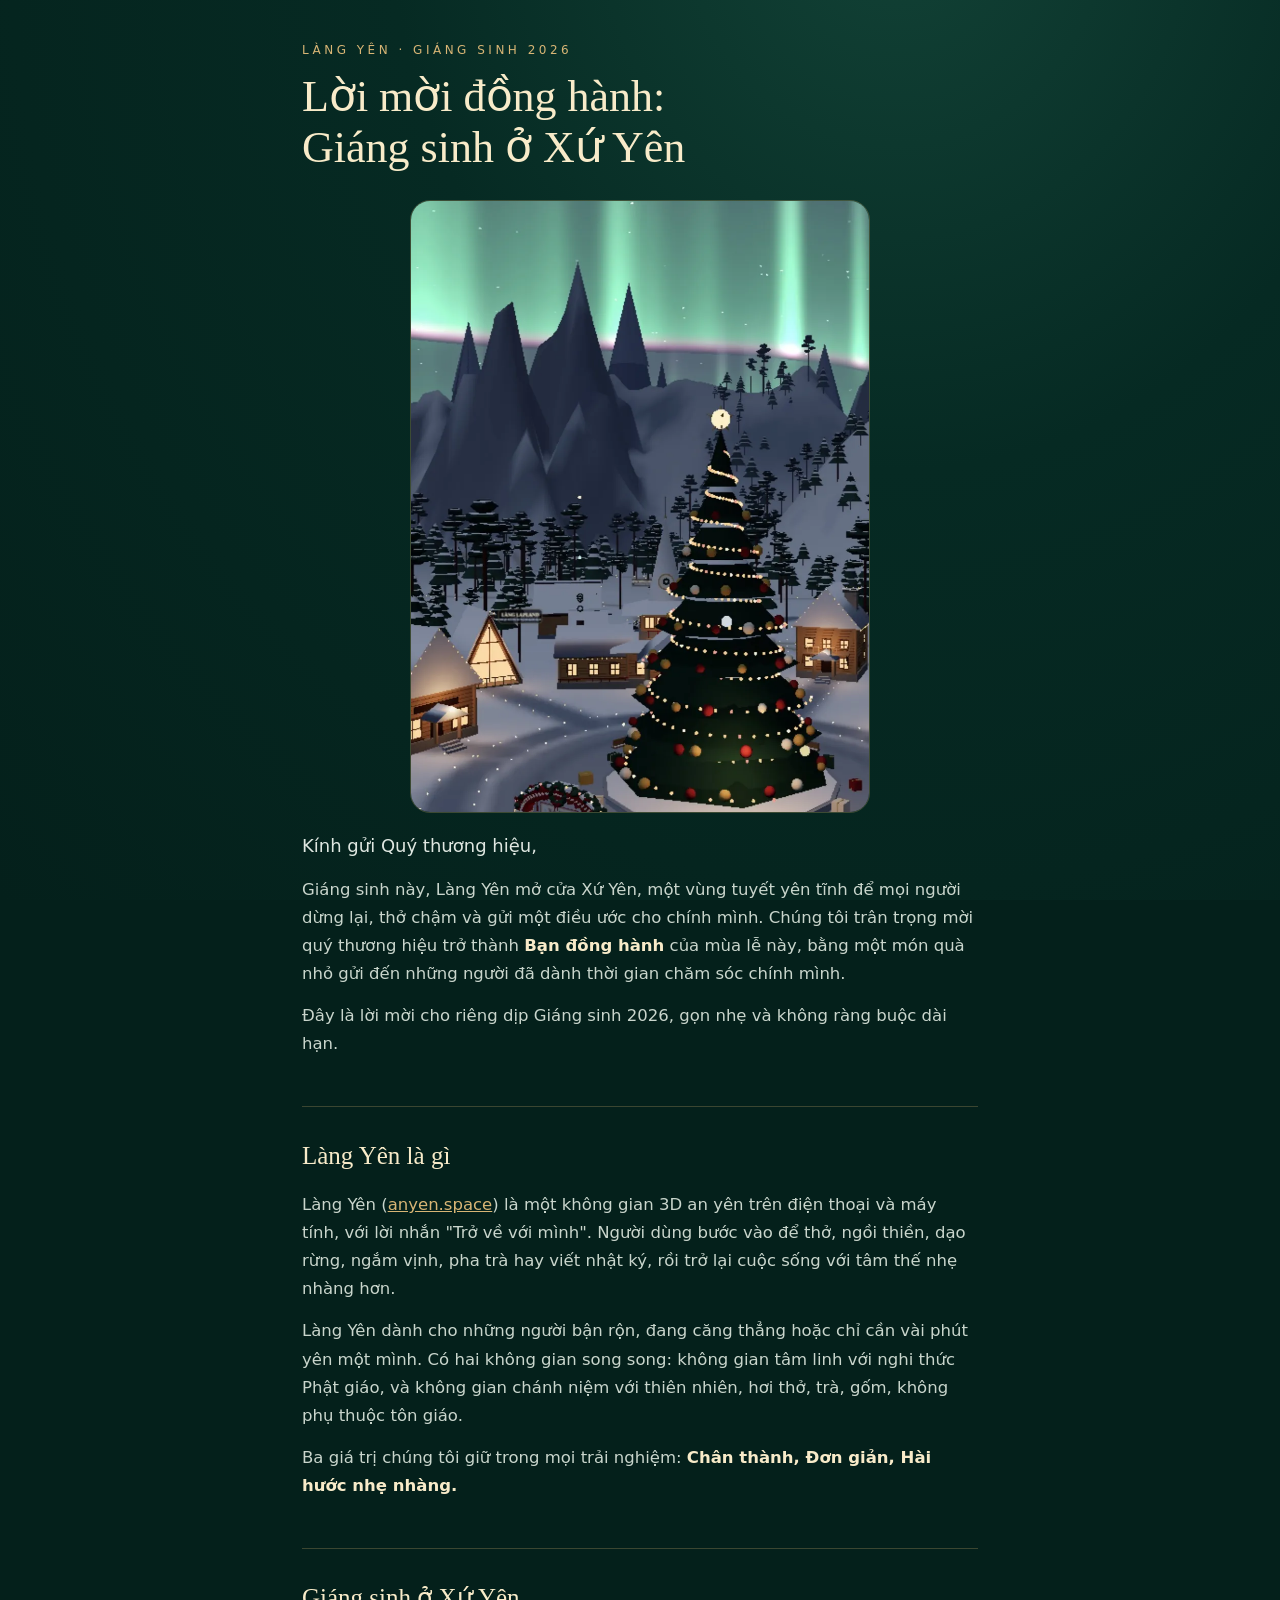
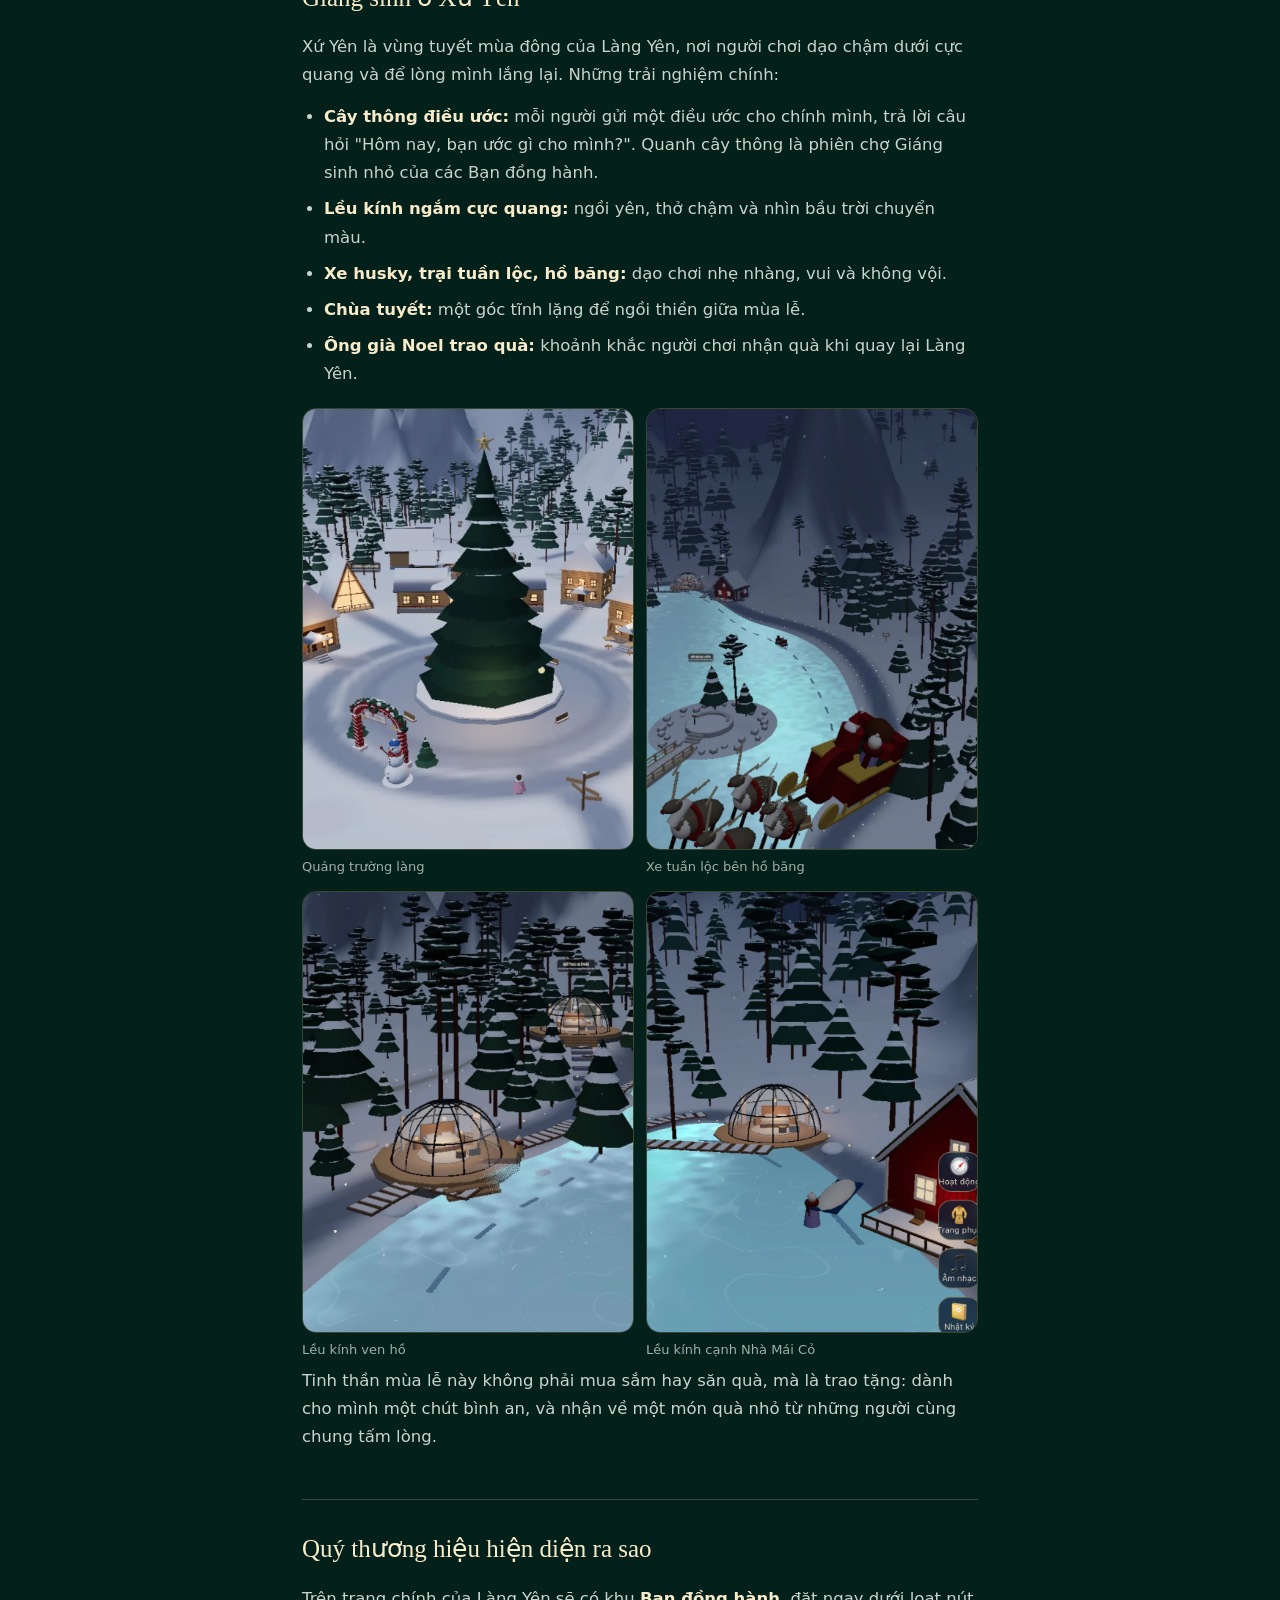
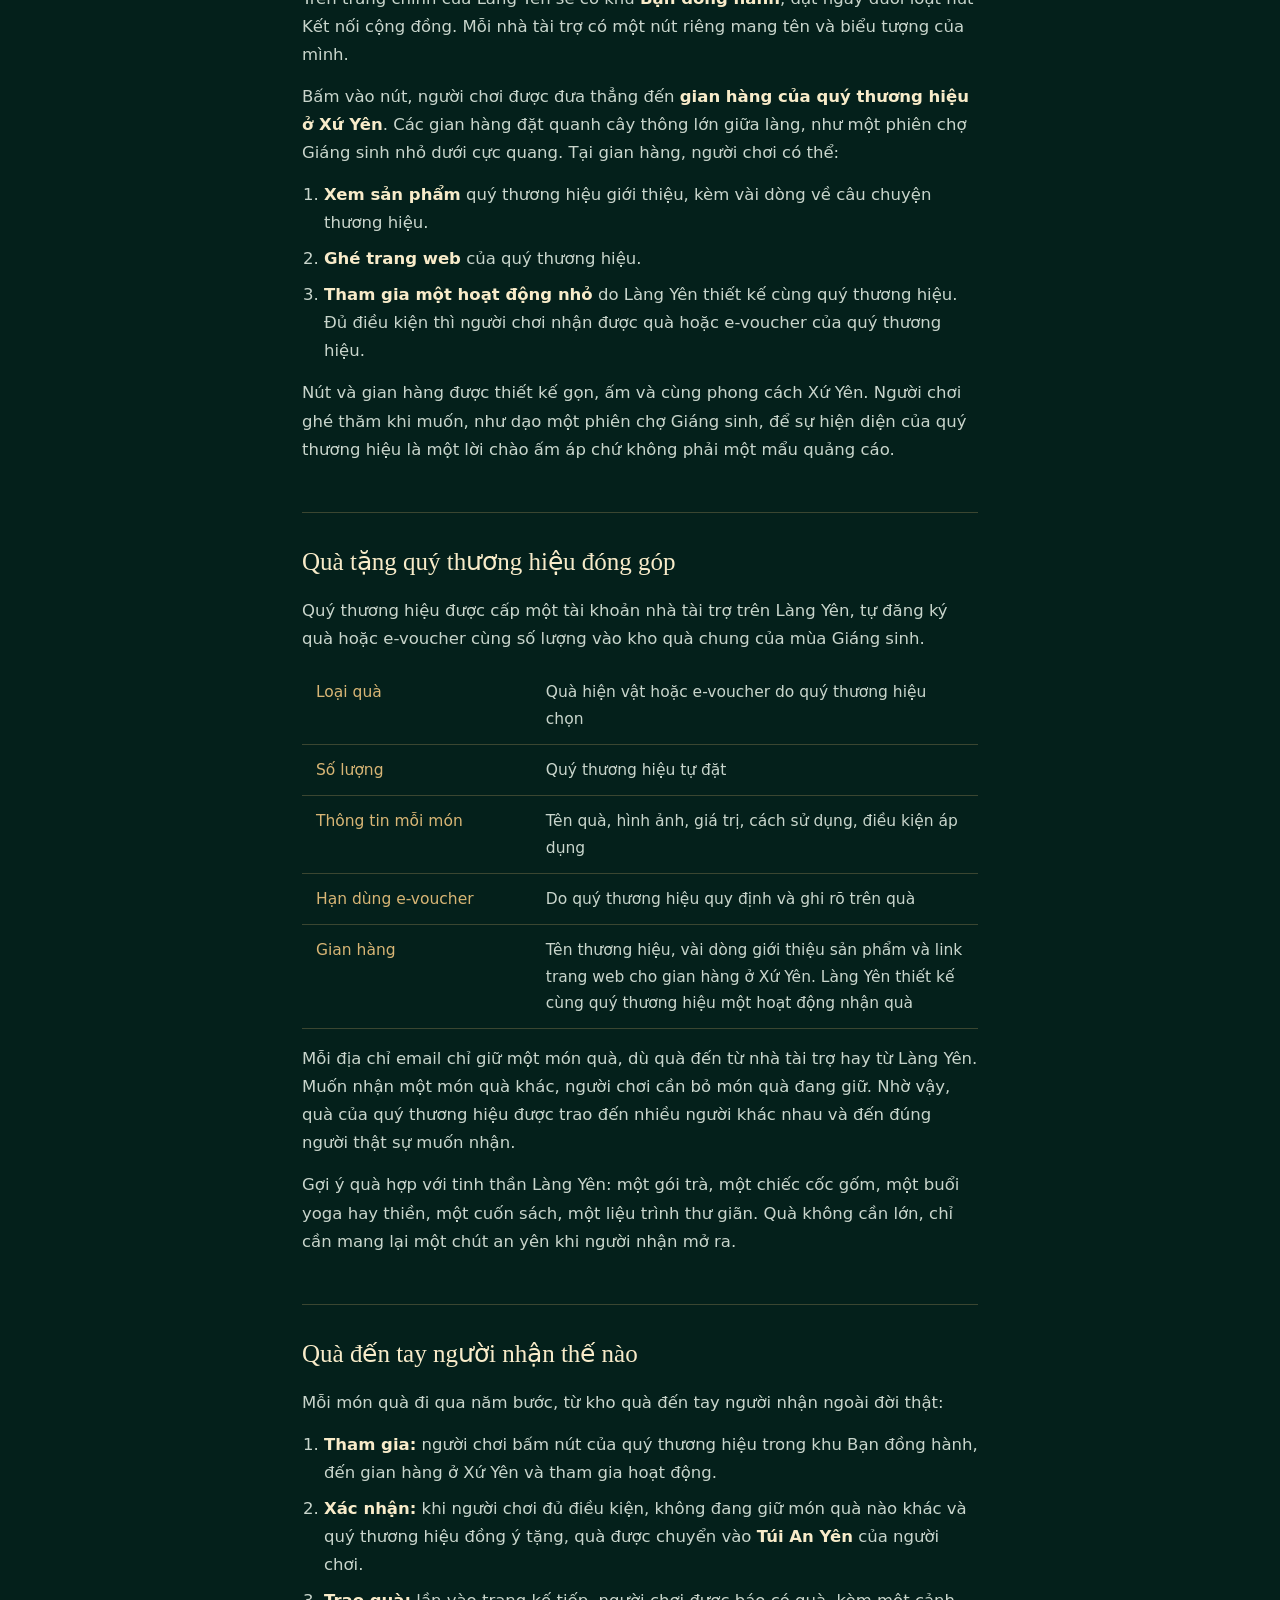
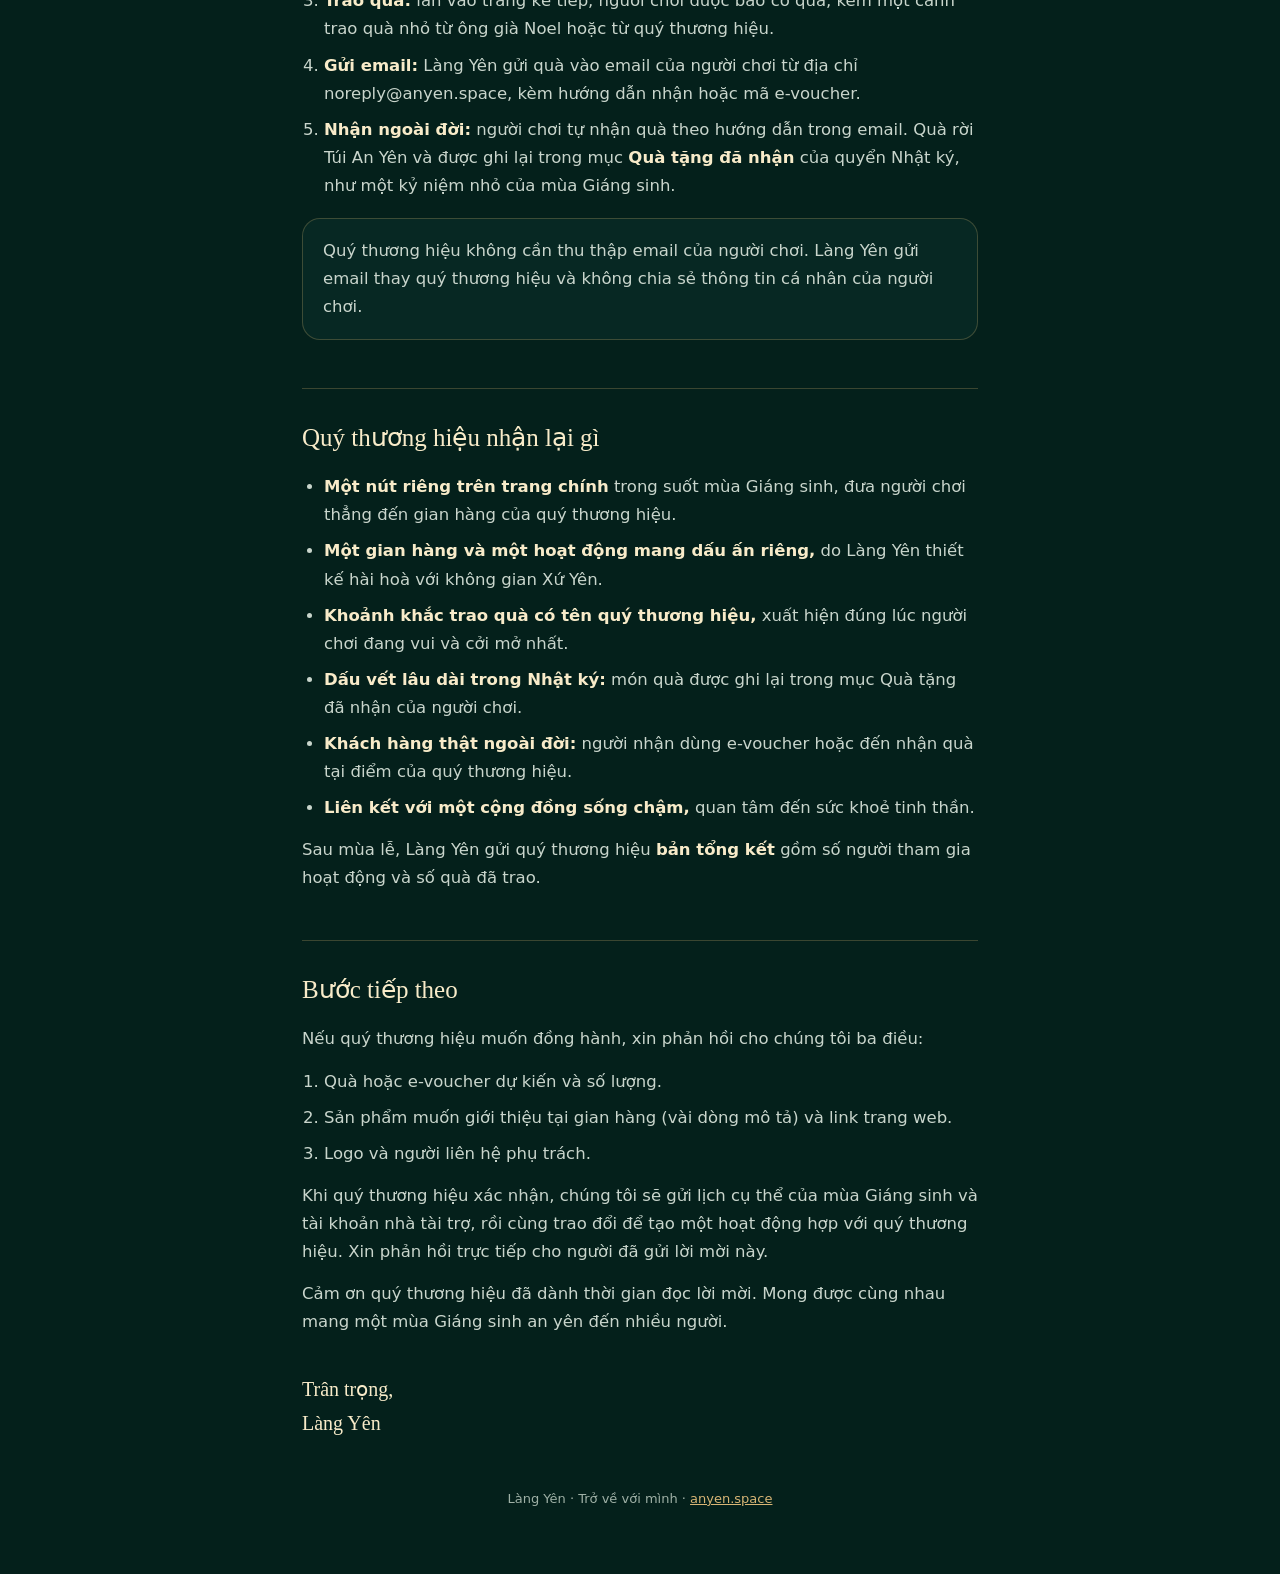
<file: dong-hanh-giang-sinh.html>
<!doctype html>
<html lang="vi">
<head>
<meta charset="utf-8">
<meta name="viewport" content="width=device-width,initial-scale=1,viewport-fit=cover">
<title>Lời mời đồng hành · Giáng sinh ở Xứ Yên · Làng Yên</title>
<meta name="description" content="Làng Yên trân trọng mời quý thương hiệu trở thành Bạn đồng hành của mùa Giáng sinh ở Xứ Yên.">
<meta property="og:title" content="Lời mời đồng hành · Giáng sinh ở Xứ Yên">
<meta property="og:description" content="Một món quà nhỏ gửi đến những người đã dành thời gian chăm sóc chính mình.">
<meta property="og:image" content="img/dong-hanh/cay-thong.webp">
<meta name="theme-color" content="#04201b">
<style>
:root{--line:rgba(200,169,106,.28);--ivory:#f4e7c6;--ivory2:#f8ebc9;--mut:#c9d5cc;--gold:#d8b575;--serif:Georgia,"Times New Roman",serif}
*{box-sizing:border-box}
body{margin:0;background:radial-gradient(ellipse at 70% -10%,#124236 0%,#062a23 40%,#04201b 100%) fixed;background-color:#04201b;color:var(--ivory);font:16.5px/1.7 system-ui,-apple-system,"Segoe UI",Roboto,sans-serif}
a{color:var(--gold)}
.wrap{max-width:720px;margin:0 auto;padding:40px 22px 64px}
.eyebrow{font-size:12px;letter-spacing:3.5px;color:var(--gold);text-transform:uppercase}
h1,h2{font-family:var(--serif);font-weight:400;color:var(--ivory2);margin:0}
h1{font-size:clamp(32px,7vw,44px);line-height:1.15;margin-top:12px}
h2{font-size:25px;margin:48px 0 14px;padding-top:28px;border-top:1px solid var(--line)}
p{margin:0 0 14px;color:var(--mut)}
strong{color:var(--ivory2);font-weight:600}
.lead{font-size:18px;color:#dfe7e1}
.hero{width:100%;max-width:460px;aspect-ratio:3/4;object-fit:cover;object-position:center 30%;border-radius:20px;margin:26px auto 18px;border:1px solid var(--line);display:block}
.gallery{display:grid;grid-template-columns:1fr 1fr;gap:12px;margin:20px 0 6px}
.gallery figure{margin:0}
.gallery img{width:100%;aspect-ratio:3/4;object-fit:cover;border-radius:14px;border:1px solid var(--line);display:block}
figcaption{font-size:13px;color:#9fb0a6;margin-top:6px}
ul,ol{margin:0 0 14px;padding-left:22px;color:var(--mut)}
li{margin:8px 0}
table{width:100%;border-collapse:collapse;margin:8px 0 16px;font-size:15.5px}
th,td{text-align:left;vertical-align:top;padding:12px 14px;border-bottom:1px solid var(--line)}
th{color:var(--gold);font-weight:500;width:34%}
td{color:var(--mut)}
.note{border:1px solid var(--line);background:rgba(10,48,42,.6);border-radius:18px;padding:18px 20px;margin:18px 0}
.note p:last-child{margin:0}
.sign{margin-top:36px;font-family:var(--serif);font-size:20px;color:var(--ivory2)}
footer{margin-top:48px;font-size:13px;color:#9fb0a6;text-align:center}
@media (max-width:520px){.gallery{grid-template-columns:1fr}th{width:40%}}
@media print{
  @page{size:A4;margin:16mm 16mm 18mm}
  body{background:#fff;color:#1f2d27;font-size:12pt;line-height:1.6}
  .wrap{max-width:none;padding:0}
  h1,h2,strong,.sign{color:#14382f}
  p,li,td,.lead{color:#33443c}
  .eyebrow,th,a{color:#8a6a2f}
  h2{border-color:#d9c9a3;margin-top:26px;padding-top:16px;break-after:avoid}
  th,td{border-color:#e3d6b8}
  .note{background:#f7f1e3;border-color:#d9c9a3}
  .hero,.gallery img{border-color:#d9c9a3}
  .gallery{grid-template-columns:repeat(4,1fr);gap:8px}
  .hero{max-width:85mm}
  .gallery,table,.note,ol,ul{break-inside:avoid}
  .sign{margin-top:16px}
  footer{margin-top:14px}
  .noprint{display:none}
}
</style>
</head>
<body>
<main class="wrap">
  <div class="eyebrow">Làng Yên · Giáng sinh 2026</div>
  <h1>Lời mời đồng hành:<br>Giáng sinh ở Xứ Yên</h1>
  <img class="hero" src="img/dong-hanh/cay-thong.webp" alt="Cây thông lên đèn dưới cực quang ở Xứ Yên, Làng Yên">

  <p class="lead">Kính gửi Quý thương hiệu,</p>
  <p>Giáng sinh này, Làng Yên mở cửa Xứ Yên, một vùng tuyết yên tĩnh để mọi người dừng lại, thở chậm và gửi một điều ước cho chính mình. Chúng tôi trân trọng mời quý thương hiệu trở thành <strong>Bạn đồng hành</strong> của mùa lễ này, bằng một món quà nhỏ gửi đến những người đã dành thời gian chăm sóc chính mình.</p>
  <p>Đây là lời mời cho riêng dịp Giáng sinh 2026, gọn nhẹ và không ràng buộc dài hạn.</p>

  <h2>Làng Yên là gì</h2>
  <p>Làng Yên (<a href="https://anyen.space">anyen.space</a>) là một không gian 3D an yên trên điện thoại và máy tính, với lời nhắn "Trở về với mình". Người dùng bước vào để thở, ngồi thiền, dạo rừng, ngắm vịnh, pha trà hay viết nhật ký, rồi trở lại cuộc sống với tâm thế nhẹ nhàng hơn.</p>
  <p>Làng Yên dành cho những người bận rộn, đang căng thẳng hoặc chỉ cần vài phút yên một mình. Có hai không gian song song: không gian tâm linh với nghi thức Phật giáo, và không gian chánh niệm với thiên nhiên, hơi thở, trà, gốm, không phụ thuộc tôn giáo.</p>
  <p>Ba giá trị chúng tôi giữ trong mọi trải nghiệm: <strong>Chân thành, Đơn giản, Hài hước nhẹ nhàng.</strong></p>

  <h2>Giáng sinh ở Xứ Yên</h2>
  <p>Xứ Yên là vùng tuyết mùa đông của Làng Yên, nơi người chơi dạo chậm dưới cực quang và để lòng mình lắng lại. Những trải nghiệm chính:</p>
  <ul>
    <li><strong>Cây thông điều ước:</strong> mỗi người gửi một điều ước cho chính mình, trả lời câu hỏi "Hôm nay, bạn ước gì cho mình?". Quanh cây thông là phiên chợ Giáng sinh nhỏ của các Bạn đồng hành.</li>
    <li><strong>Lều kính ngắm cực quang:</strong> ngồi yên, thở chậm và nhìn bầu trời chuyển màu.</li>
    <li><strong>Xe husky, trại tuần lộc, hồ băng:</strong> dạo chơi nhẹ nhàng, vui và không vội.</li>
    <li><strong>Chùa tuyết:</strong> một góc tĩnh lặng để ngồi thiền giữa mùa lễ.</li>
    <li><strong>Ông già Noel trao quà:</strong> khoảnh khắc người chơi nhận quà khi quay lại Làng Yên.</li>
  </ul>
  <div class="gallery">
    <figure><img src="img/dong-hanh/quang-truong.webp" alt="Quảng trường làng với cổng đỏ và người tuyết"><figcaption>Quảng trường làng</figcaption></figure>
    <figure><img src="img/dong-hanh/xe-tuan-loc.webp" alt="Xe tuần lộc của ông già Noel bên hồ băng"><figcaption>Xe tuần lộc bên hồ băng</figcaption></figure>
    <figure><img src="img/dong-hanh/leu-kinh-ho.webp" alt="Hai lều kính ven hồ"><figcaption>Lều kính ven hồ</figcaption></figure>
    <figure><img src="img/dong-hanh/nha-mai-co.webp" alt="Lều kính cạnh Nhà Mái Cỏ đỏ"><figcaption>Lều kính cạnh Nhà Mái Cỏ</figcaption></figure>
  </div>
  <p>Tinh thần mùa lễ này không phải mua sắm hay săn quà, mà là trao tặng: dành cho mình một chút bình an, và nhận về một món quà nhỏ từ những người cùng chung tấm lòng.</p>

  <h2>Quý thương hiệu hiện diện ra sao</h2>
  <p>Trên trang chính của Làng Yên sẽ có khu <strong>Bạn đồng hành</strong>, đặt ngay dưới loạt nút Kết nối cộng đồng. Mỗi nhà tài trợ có một nút riêng mang tên và biểu tượng của mình.</p>
  <p>Bấm vào nút, người chơi được đưa thẳng đến <strong>gian hàng của quý thương hiệu ở Xứ Yên</strong>. Các gian hàng đặt quanh cây thông lớn giữa làng, như một phiên chợ Giáng sinh nhỏ dưới cực quang. Tại gian hàng, người chơi có thể:</p>
  <ol>
    <li><strong>Xem sản phẩm</strong> quý thương hiệu giới thiệu, kèm vài dòng về câu chuyện thương hiệu.</li>
    <li><strong>Ghé trang web</strong> của quý thương hiệu.</li>
    <li><strong>Tham gia một hoạt động nhỏ</strong> do Làng Yên thiết kế cùng quý thương hiệu. Đủ điều kiện thì người chơi nhận được quà hoặc e-voucher của quý thương hiệu.</li>
  </ol>
  <p>Nút và gian hàng được thiết kế gọn, ấm và cùng phong cách Xứ Yên. Người chơi ghé thăm khi muốn, như dạo một phiên chợ Giáng sinh, để sự hiện diện của quý thương hiệu là một lời chào ấm áp chứ không phải một mẩu quảng cáo.</p>

  <h2>Quà tặng quý thương hiệu đóng góp</h2>
  <p>Quý thương hiệu được cấp một tài khoản nhà tài trợ trên Làng Yên, tự đăng ký quà hoặc e-voucher cùng số lượng vào kho quà chung của mùa Giáng sinh.</p>
  <table>
    <tr><th>Loại quà</th><td>Quà hiện vật hoặc e-voucher do quý thương hiệu chọn</td></tr>
    <tr><th>Số lượng</th><td>Quý thương hiệu tự đặt</td></tr>
    <tr><th>Thông tin mỗi món</th><td>Tên quà, hình ảnh, giá trị, cách sử dụng, điều kiện áp dụng</td></tr>
    <tr><th>Hạn dùng e-voucher</th><td>Do quý thương hiệu quy định và ghi rõ trên quà</td></tr>
    <tr><th>Gian hàng</th><td>Tên thương hiệu, vài dòng giới thiệu sản phẩm và link trang web cho gian hàng ở Xứ Yên. Làng Yên thiết kế cùng quý thương hiệu một hoạt động nhận quà</td></tr>
  </table>
  <p>Mỗi địa chỉ email chỉ giữ một món quà, dù quà đến từ nhà tài trợ hay từ Làng Yên. Muốn nhận một món quà khác, người chơi cần bỏ món quà đang giữ. Nhờ vậy, quà của quý thương hiệu được trao đến nhiều người khác nhau và đến đúng người thật sự muốn nhận.</p>
  <p>Gợi ý quà hợp với tinh thần Làng Yên: một gói trà, một chiếc cốc gốm, một buổi yoga hay thiền, một cuốn sách, một liệu trình thư giãn. Quà không cần lớn, chỉ cần mang lại một chút an yên khi người nhận mở ra.</p>

  <h2>Quà đến tay người nhận thế nào</h2>
  <p>Mỗi món quà đi qua năm bước, từ kho quà đến tay người nhận ngoài đời thật:</p>
  <ol>
    <li><strong>Tham gia:</strong> người chơi bấm nút của quý thương hiệu trong khu Bạn đồng hành, đến gian hàng ở Xứ Yên và tham gia hoạt động.</li>
    <li><strong>Xác nhận:</strong> khi người chơi đủ điều kiện, không đang giữ món quà nào khác và quý thương hiệu đồng ý tặng, quà được chuyển vào <strong>Túi An Yên</strong> của người chơi.</li>
    <li><strong>Trao quà:</strong> lần vào trang kế tiếp, người chơi được báo có quà, kèm một cảnh trao quà nhỏ từ ông già Noel hoặc từ quý thương hiệu.</li>
    <li><strong>Gửi email:</strong> Làng Yên gửi quà vào email của người chơi từ địa chỉ noreply@anyen.space, kèm hướng dẫn nhận hoặc mã e-voucher.</li>
    <li><strong>Nhận ngoài đời:</strong> người chơi tự nhận quà theo hướng dẫn trong email. Quà rời Túi An Yên và được ghi lại trong mục <strong>Quà tặng đã nhận</strong> của quyển Nhật ký, như một kỷ niệm nhỏ của mùa Giáng sinh.</li>
  </ol>
  <div class="note"><p>Quý thương hiệu không cần thu thập email của người chơi. Làng Yên gửi email thay quý thương hiệu và không chia sẻ thông tin cá nhân của người chơi.</p></div>

  <h2>Quý thương hiệu nhận lại gì</h2>
  <ul>
    <li><strong>Một nút riêng trên trang chính</strong> trong suốt mùa Giáng sinh, đưa người chơi thẳng đến gian hàng của quý thương hiệu.</li>
    <li><strong>Một gian hàng và một hoạt động mang dấu ấn riêng,</strong> do Làng Yên thiết kế hài hoà với không gian Xứ Yên.</li>
    <li><strong>Khoảnh khắc trao quà có tên quý thương hiệu,</strong> xuất hiện đúng lúc người chơi đang vui và cởi mở nhất.</li>
    <li><strong>Dấu vết lâu dài trong Nhật ký:</strong> món quà được ghi lại trong mục Quà tặng đã nhận của người chơi.</li>
    <li><strong>Khách hàng thật ngoài đời:</strong> người nhận dùng e-voucher hoặc đến nhận quà tại điểm của quý thương hiệu.</li>
    <li><strong>Liên kết với một cộng đồng sống chậm,</strong> quan tâm đến sức khoẻ tinh thần.</li>
  </ul>
  <p>Sau mùa lễ, Làng Yên gửi quý thương hiệu <strong>bản tổng kết</strong> gồm số người tham gia hoạt động và số quà đã trao.</p>

  <h2>Bước tiếp theo</h2>
  <p>Nếu quý thương hiệu muốn đồng hành, xin phản hồi cho chúng tôi ba điều:</p>
  <ol>
    <li>Quà hoặc e-voucher dự kiến và số lượng.</li>
    <li>Sản phẩm muốn giới thiệu tại gian hàng (vài dòng mô tả) và link trang web.</li>
    <li>Logo và người liên hệ phụ trách.</li>
  </ol>
  <p>Khi quý thương hiệu xác nhận, chúng tôi sẽ gửi lịch cụ thể của mùa Giáng sinh và tài khoản nhà tài trợ, rồi cùng trao đổi để tạo một hoạt động hợp với quý thương hiệu. Xin phản hồi trực tiếp cho người đã gửi lời mời này.</p>
  <p>Cảm ơn quý thương hiệu đã dành thời gian đọc lời mời. Mong được cùng nhau mang một mùa Giáng sinh an yên đến nhiều người.</p>
  <p class="sign">Trân trọng,<br>Làng Yên</p>

  <footer>Làng Yên · Trở về với mình · <a href="https://anyen.space">anyen.space</a></footer>
</main>
</body>
</html>
</file>
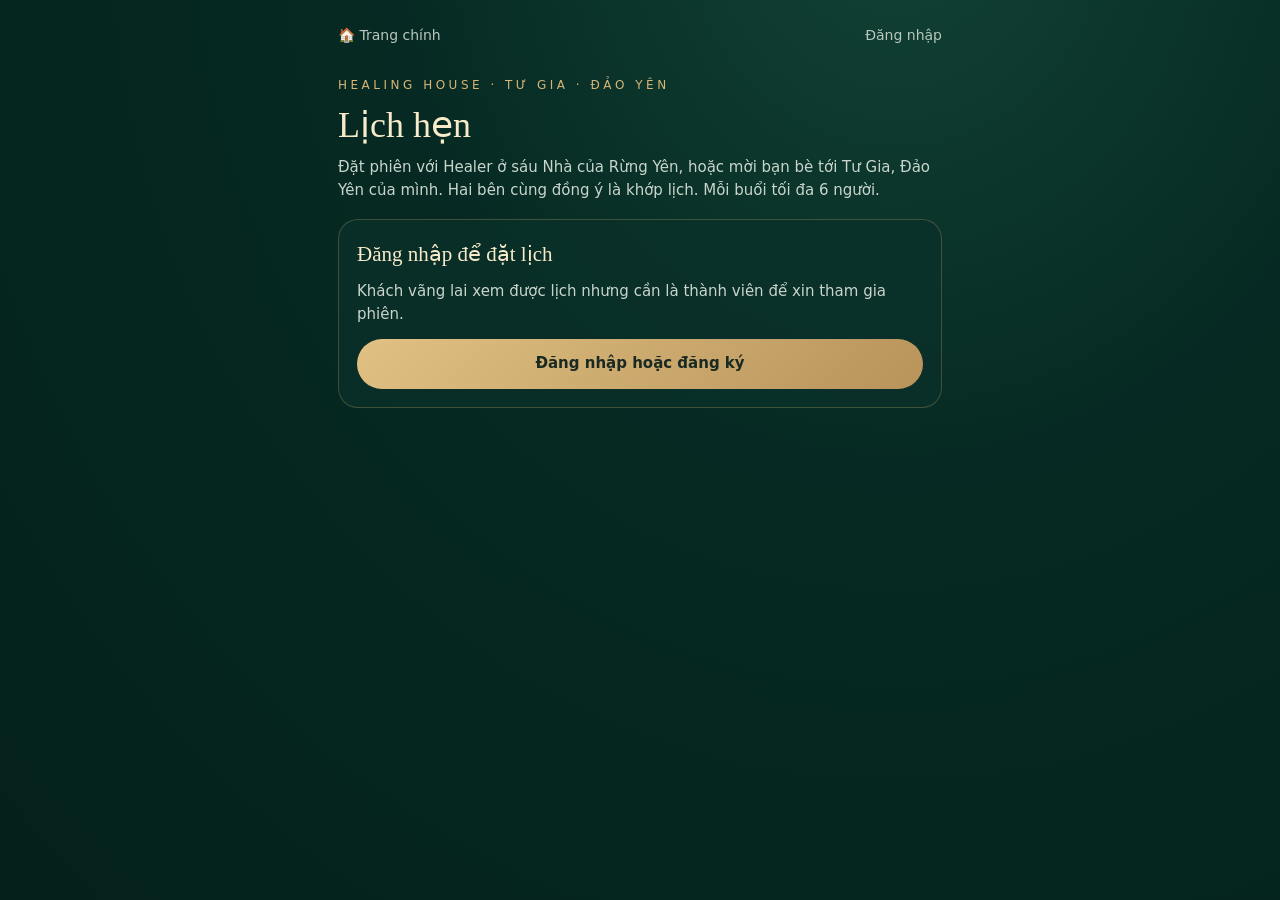
<file: lich.html>
<!doctype html>
<html lang="vi">
<head>
<meta charset="utf-8">
<meta name="viewport" content="width=device-width,initial-scale=1,viewport-fit=cover">
<title>Lịch hẹn · Làng Yên</title>
<meta name="theme-color" content="#04201b">
<style>
:root{--bg:#04201b;--line:rgba(200,169,106,.28);--ivory:#f4e7c6;--ivory2:#f8ebc9;--mut:#b9c7bd;--mut2:#9fb0a6;--gold:#d8b575;--cta:linear-gradient(135deg,#e0c183,#b8935a);--ink:#1a2a22;--serif:Georgia,"Times New Roman",serif;--err:#f0a8a0;--ok:#a9dcb8}
*{box-sizing:border-box}[hidden]{display:none!important}
body{margin:0;background:radial-gradient(ellipse at 70% -10%,#124236 0%,#062a23 40%,#04201b 100%);background-color:#04201b;color:var(--ivory);font:16px/1.55 system-ui,-apple-system,"Segoe UI",Roboto,sans-serif;min-height:100vh}
a{color:inherit}button,input,textarea,select{font:inherit;color:inherit}
.wrap{max-width:640px;margin:0 auto;padding:0 18px 64px}
header.top{display:flex;align-items:center;justify-content:space-between;padding:14px 0}
.back{display:inline-flex;align-items:center;min-height:44px;color:var(--mut);text-decoration:none;font-size:14px}
.eyebrow{font-size:12px;letter-spacing:3.5px;color:var(--gold);text-transform:uppercase}
h1,h2,h3{font-family:var(--serif);font-weight:400;color:var(--ivory2);margin:0}
h1{font-size:clamp(28px,7vw,36px);line-height:1.15;margin-top:8px}
h2{font-size:21px}h3{font-size:17px;margin-top:22px;color:var(--gold);font-family:inherit;font-weight:600;letter-spacing:.5px}
.sub{margin:10px 0 0;color:#c9d5cc;font-size:15px}
.card{border:1px solid var(--line);background:rgba(10,48,42,.75);border-radius:20px;padding:18px;margin-top:16px}
.tabs{display:flex;gap:6px;padding:5px;border-radius:999px;border:1px solid var(--line);background:rgba(10,48,42,.6);margin-top:20px}
.tabs button{flex:1;min-height:44px;border:0;border-radius:999px;background:transparent;color:var(--mut);cursor:pointer;font-size:15px}
.tabs button.on{background:var(--cta);color:var(--ink);font-weight:700}
.chips{display:flex;flex-wrap:wrap;gap:8px;margin-top:10px}
.chip{min-height:40px;padding:6px 14px;border-radius:999px;border:1px solid var(--line);background:rgba(4,32,27,.6);cursor:pointer;font-size:14px}
.chip[aria-pressed=true]{background:linear-gradient(160deg,#1d5a4b,#0e3a30);border-color:rgba(216,181,117,.9);color:var(--ivory2)}
label.f{display:block;margin-top:14px;font-size:13px;color:var(--mut)}
select,input[type=email],input[type=date],textarea{width:100%;min-height:48px;margin-top:6px;padding:10px 14px;border-radius:14px;border:1px solid var(--line);background:rgba(4,32,27,.85);font-size:16px}
textarea{min-height:76px;resize:vertical}
:focus-visible{outline:2px solid var(--gold);outline-offset:2px}
.btn{display:inline-flex;align-items:center;justify-content:center;min-height:44px;padding:0 18px;margin-top:12px;border:0;border-radius:999px;background:var(--cta);color:var(--ink);font-weight:700;font-size:15px;cursor:pointer;text-decoration:none}
.btn.wide{width:100%;min-height:50px}
.btn.ghost{background:transparent;color:var(--ivory);border:1px solid rgba(216,181,117,.6);font-weight:500}
.btn.sm{min-height:38px;padding:0 14px;font-size:14px;margin-top:0}
.btn:disabled{opacity:.5;cursor:not-allowed}
.msg{margin-top:14px;padding:12px 14px;border-radius:14px;font-size:14px;display:none}
.msg.err{display:block;background:rgba(240,168,160,.12);border:1px solid rgba(240,168,160,.4);color:var(--err)}
.msg.ok{display:block;background:rgba(169,220,184,.12);border:1px solid rgba(169,220,184,.4);color:var(--ok)}
.note{margin-top:10px;font-size:13px;color:var(--mut2)}
.day{margin-top:20px;font-size:13px;letter-spacing:2px;color:var(--gold);text-transform:uppercase}
.sess{border:1px solid var(--line);background:rgba(10,48,42,.7);border-radius:16px;padding:14px;margin-top:10px}
.sess .row{display:flex;justify-content:space-between;gap:10px;align-items:flex-start}
.sess b{font-size:16px;color:var(--ivory2)}.sess .time{font-variant-numeric:tabular-nums;color:var(--gold);font-weight:600;white-space:nowrap}
.sess small{display:block;color:var(--mut);font-size:13px;margin-top:2px}
.sess .acts{display:flex;flex-wrap:wrap;gap:8px;margin-top:10px;align-items:center}
.badge{display:inline-block;padding:3px 10px;border-radius:999px;font-size:12px;letter-spacing:.5px;background:rgba(216,181,117,.18);color:#e6c88e}
.badge.ok{background:rgba(169,220,184,.16);color:#bfe0c9}.badge.wait{background:rgba(200,200,200,.12);color:#d6dcd8}
.seats{display:inline-flex;gap:3px;vertical-align:middle;margin-left:6px}.seats i{width:8px;height:8px;border-radius:50%;border:1px solid #c8a96a99}.seats i.on{background:#c8a96a}
.grid{display:grid;grid-template-columns:repeat(4,1fr);gap:6px;margin-top:10px}
.grid button{min-height:40px;border-radius:10px;border:1px solid var(--line);background:rgba(4,32,27,.6);cursor:pointer;font-size:14px;font-variant-numeric:tabular-nums}
.grid button[aria-pressed=true]{background:#c8a96a;color:#0b2824;font-weight:700;border-color:#c8a96a}
.grid button:disabled{opacity:.35;cursor:not-allowed;text-decoration:line-through}
.live{border:1px solid #c8a96a;background:linear-gradient(160deg,#1d5a4b,#0b2d28);border-radius:18px;padding:14px 16px;margin-top:16px}
.empty{color:var(--mut);font-size:14px;margin-top:12px}
.sess.past{opacity:.6}
details.inv{margin-top:8px}details.inv summary{cursor:pointer;color:var(--gold);font-size:14px;min-height:36px;display:flex;align-items:center}
</style>
<style>html{-webkit-text-size-adjust:100%;text-size-adjust:100%}*{touch-action:manipulation}@media (pointer:coarse){input:not([type=checkbox]):not([type=radio]):not([type=range]),select,textarea{font-size:max(16px,1em)!important}}</style>
</head>
<body>
<div class="wrap">
<header class="top"><a class="back" href="index.html">🏠 Trang chính</a><a class="back" href="account.html?next=lich.html" id="acctLink">Tài khoản</a></header>
<span class="eyebrow">Healing House · Tư Gia · Đảo Yên</span>
<h1>Lịch hẹn</h1>
<p class="sub">Đặt phiên với Healer ở sáu Nhà của Rừng Yên, hoặc mời bạn bè tới Tư Gia, Đảo Yên của mình. Hai bên cùng đồng ý là khớp lịch. Mỗi buổi tối đa 6 người.</p>

<div id="liveBox" class="live" hidden></div>
<div id="noticeBox" class="card" hidden></div>

<div id="v-login" class="card" hidden>
<h2>Đăng nhập để đặt lịch</h2>
<p class="sub">Khách vãng lai xem được lịch nhưng cần là thành viên để xin tham gia phiên.</p>
<a class="btn wide" href="account.html?next=lich.html">Đăng nhập hoặc đăng ký</a>
</div>
<div id="v-nocfg" class="card" hidden><h2>Chưa kết nối được</h2><p class="sub" id="nocfgText">Thiếu cấu hình Supabase hoặc thư viện chưa tải. Tải lại trang nhé.</p></div>

<div id="main" hidden>
<div class="tabs" role="tablist">
<button class="on" data-tab="book" role="tab" aria-selected="true">Đặt lịch</button>
<button data-tab="mine" role="tab" aria-selected="false">Lịch của tôi <span id="mineCount"></span></button>
<button data-tab="home" role="tab" aria-selected="false">Mời bạn</button>
<button data-tab="open" role="tab" aria-selected="false" id="tabOpen" hidden>Mở lịch</button>
</div>

<!-- Đặt lịch -->
<section id="t-book">
<div class="chips" id="venueChips" aria-label="Lọc theo Nhà"></div>
<div id="bookList"></div>
<div class="msg" id="bookMsg" role="alert"></div>
</section>

<!-- Lịch của tôi -->
<section id="t-mine" hidden>
<div id="hostBox" hidden>
<h3>Phiên tôi dẫn</h3>
<div id="hostList"></div>
<h3>Người xin tham gia</h3>
<div id="reqList"></div>
</div>
<h3>Lời mời tới chơi</h3>
<div id="homeInvList"></div>
<h3>Phiên tôi tham gia</h3>
<div id="myBookList"></div>
<div class="msg" id="mineMsg" role="alert"></div>
</section>

<!-- Mời bạn tới Tư Gia / Đảo Yên -->
<section id="t-home" hidden>
<div class="card">
<h2>Mời bạn tới chơi</h2>
<p class="sub">Một buổi hẹn riêng, không lặp lại. Tạo buổi rồi mời bạn bằng email, tối đa 5 bạn.</p>
<div class="chips" id="hPlace" aria-label="Nơi đón bạn"></div>
<label class="f">Ngày<input type="date" id="hDate"></label>
<label class="f">Giờ bắt đầu<select id="hStart"></select></label>
<div class="f" style="margin-top:14px;font-size:13px;color:var(--mut)">Thời lượng</div>
<div class="chips" id="hDur"></div>
<label class="f">Lời nhắn cho bạn bè (không bắt buộc)<textarea id="hNote" maxlength="300" placeholder="Ví dụ: ngồi trà, nghe mưa, kể chuyện tuần qua"></textarea></label>
<div class="msg" id="homeMsg" role="alert"></div>
<button class="btn wide" id="hBtn" type="button">Tạo buổi hẹn</button>
</div>
<h3>Buổi hẹn tôi mời</h3>
<div id="homeList"></div>
</section>
<!-- Mở lịch (Healer) -->
<section id="t-open" hidden>
<div class="card">
<h2>Mở khung giờ</h2>
<p class="sub">Lịch có hiệu lực ngay và lặp lại mỗi tuần. Chọn nhiều ô liền nhau để có một phiên 60–180 phút.</p>
<label class="f">Nhà<select id="oVenue"></select></label>
<div class="f" style="margin-top:14px;font-size:13px;color:var(--mut)">Thứ trong tuần (chọn một hoặc nhiều)</div>
<div class="chips" id="oDays"></div>
<div class="f" style="margin-top:14px;font-size:13px;color:var(--mut)">Khung 30 phút (tối đa 6 ô mỗi ngày)</div>
<div class="chips" id="oPeriods"></div>
<div class="grid" id="oGrid"></div>
<label class="f">Ghi chú cho khách (không bắt buộc)<textarea id="oNote" maxlength="300" placeholder="Ví dụ: thiền hơi thở cho người mới, mang theo khăn mỏng"></textarea></label>
<div class="msg" id="openMsg" role="alert"></div>
<button class="btn wide" id="oBtn" type="button">Mở lịch</button>
</div>
<h3>Khung đang mở mỗi tuần</h3>
<div id="slotList"></div>
</section>
</div>
</div>

<script src="config.js"></script>
<script src="vendor/supabase.js"></script>
<script>
(function(){
'use strict';
var $=function(s){return document.querySelector(s)};
var cfg=window.ANYEN_CONFIG||{},client=null,me=null,sched=null,openList=[],venues=[],venueFilter='all',busy=false;
var DONE={declined:'Đã từ chối',cancelled:'Đã hủy',expired:'Hết hạn'};
var WD=['','Thứ 2','Thứ 3','Thứ 4','Thứ 5','Thứ 6','Thứ 7','Chủ nhật'],WDS=['','T2','T3','T4','T5','T6','T7','CN'];
var ICON={xong_huong:'🌿',nha_hoa_lan:'🌸',xuong_gom:'🏺',quan_tra:'🍵',chuong_gio:'🎐',nha_niem:'🕯️',tu_gia:'🏡',tu_dao:'🏝'};
var PLACES={tu_gia:'🏡 Tư Gia · Rừng Yên',tu_dao:'🏝 Đảo Yên · Vịnh Yên'};
function hhmm(m){return String(Math.floor(m/60)).padStart(2,'0')+':'+String(m%60).padStart(2,'0')}
function el(tag,cls,text){var e=document.createElement(tag);if(cls)e.className=cls;if(text!=null)e.textContent=text;return e}
function msg(id,type,text){var e=$(id);e.className='msg'+(type?' '+type:'');e.textContent=text||''}
function dateLabel(d){var t=new Date(d+'T00:00:00'),today=new Date();today.setHours(0,0,0,0);var diff=Math.round((t-today)/864e5);
 var wd=WD[t.getDay()===0?7:t.getDay()];var dm=t.getDate()+'/'+(t.getMonth()+1);return diff===0?'Hôm nay · '+wd+' '+dm:diff===1?'Ngày mai · '+wd+' '+dm:wd+' · '+dm}
function vi(e){var m=(e&&e.message)||String(e||'');
 if(/schema cache|does not exist|PGRST202|anyen_sched_open|anyen_my_schedule/i.test(m))return 'Máy chủ chưa có Lịch hẹn. Cần chạy supabase_lich_chinh.sql trên Supabase.';
 if(/network|fetch/i.test(m))return 'Không kết nối được mạng. Hãy thử lại.';return m}
function seats(n){var s=el('span','seats');s.setAttribute('aria-label',n+' trên 5 khách');for(var i=0;i<5;i++){var d=el('i',i<n?'on':'');s.appendChild(d)}return s}
async function rpc(name,args){var r=await client.rpc(name,args||{});if(r.error)throw r.error;return r.data}

/* ---- Tabs ---- */
function tab(t){document.querySelectorAll('.tabs button').forEach(function(b){var on=b.dataset.tab===t;b.classList.toggle('on',on);b.setAttribute('aria-selected',String(on))});
 ['book','mine','home','open'].forEach(function(k){$('#t-'+k).hidden=k!==t});try{sessionStorage.setItem('yen_lich_tab',t)}catch(e){}}
document.querySelectorAll('.tabs button').forEach(function(b){b.onclick=function(){tab(b.dataset.tab)}});

/* ---- Tải dữ liệu ---- */
async function load(){
 var res=await Promise.all([rpc('anyen_my_schedule'),rpc('anyen_sched_open',{p_days:14,p_venue:null})]);
 sched=res[0]||{};openList=res[1]||[];
 $('#tabOpen').hidden=!sched.therapist;
 renderVenueChips();renderBook();renderMine();renderHomeInvites();renderHomes();renderOpenSlots();renderLive();renderNotices();
}
async function act(fn,msgId,okText){if(busy)return;busy=true;msg(msgId);
 try{await fn();await load();if(okText)msg(msgId,'ok',okText)}catch(e){msg(msgId,'err',vi(e))}finally{busy=false}}

/* ---- Phiên đang diễn ra / sắp bắt đầu ---- */
async function renderLive(){var box=$('#liveBox');var s=null;try{s=await rpc('anyen_my_next_session')}catch(e){}
 if(!s){box.hidden=true;return}box.hidden=false;box.textContent='';
 var started=s.now>=s.start;box.appendChild(el('b',null,(started?'Phiên đang diễn ra':'Phiên sắp bắt đầu')+' · '+(ICON[s.venue]||'')+' '+s.venue_name));
 var home=s.kind==='home';box.appendChild(el('div','note',hhmm(s.start)+'–'+hhmm(s.end)+' · '+(s.host?(s.guests+(home?' bạn đã nhận lời · bạn là Chủ nhà':' khách đã nhận lời · bạn là Healer')):(home?'Chủ nhà đang chờ bạn':'Healer đang chờ bạn'))));
 var a=el('a','btn',s.venue==='tu_dao'?'Về Đảo Yên ở Vịnh Yên →':'Vào ở Rừng Yên →');a.href='index.html?vao='+encodeURIComponent(s.venue);box.appendChild(a)}

/* ---- Đặt lịch ---- */
function renderVenueChips(){var box=$('#venueChips');box.textContent='';
 var all=[{id:'all',name:'Tất cả'}].concat(venues);
 all.forEach(function(v){var b=el('button','chip',(ICON[v.id]?ICON[v.id]+' ':'')+v.name);b.type='button';b.setAttribute('aria-pressed',String(venueFilter===v.id));b.onclick=function(){venueFilter=v.id;renderVenueChips();renderBook()};box.appendChild(b)})}
function renderBook(){var box=$('#bookList');box.textContent='';
 var list=openList.filter(function(s){return venueFilter==='all'||s.venue===venueFilter});
 if(!list.length){box.appendChild(el('p','empty','Chưa có phiên nào trong 14 ngày tới'+(venueFilter==='all'?'':' ở Nhà này')+'. Healer mở lịch xong sẽ hiện ở đây.'));return}
 var lastDay='';
 list.forEach(function(s){if(s.date!==lastDay){lastDay=s.date;box.appendChild(el('div','day',dateLabel(s.date)))}
  var c=el('div','sess'),row=el('div','row'),left=el('div');
  left.appendChild(el('b',null,(ICON[s.venue]||'')+' '+s.venue_name));
  var who=el('small',null,'Healer '+s.therapist_name+(s.specialty?' · '+s.specialty:''));left.appendChild(who);
  if(s.note)left.appendChild(el('small',null,'“'+s.note+'”'));
  var right=el('div');right.style.textAlign='right';right.appendChild(el('div','time',hhmm(s.start)+'–'+hhmm(s.end)));var sc=el('small',null,s.accepted+'/5 khách');sc.appendChild(seats(s.accepted));right.appendChild(sc);
  row.append(left,right);c.appendChild(row);
  var acts=el('div','acts');
  if(s.mine){acts.appendChild(el('span','badge','Phiên của bạn'))}
  else if(s.my_status==='accepted'){acts.appendChild(el('span','badge ok','Đã khớp lịch'));acts.appendChild(cancelBtn(s.my_booking,'#bookMsg'))}
  else if(s.my_status==='pending'&&s.my_direction==='invite'){acts.appendChild(el('span','badge','Healer mời bạn'));acts.appendChild(respondBtn(s.my_booking,true,'#bookMsg'));acts.appendChild(respondBtn(s.my_booking,false,'#bookMsg'))}
  else if(s.my_status==='registered'){acts.appendChild(el('span','badge wait','Đã đăng ký · mở duyệt đầu tuần đó'));acts.appendChild(cancelBtn(s.my_booking,'#bookMsg'))}
  else if(s.my_status==='pending'){acts.appendChild(el('span','badge wait','Chờ Healer nhận lời'));acts.appendChild(cancelBtn(s.my_booking,'#bookMsg'))}
  else if(s.accepted>=5){acts.appendChild(el('span','badge wait','Đã đủ 5 khách'))}
  else if(!me.member){acts.appendChild(el('span','note','Đăng nhập thành viên để xin tham gia'))}
  else{var d=el('details','inv'),sm=el('summary',null,'Xin tham gia phiên này');d.appendChild(sm);var ta=el('textarea');ta.maxLength=300;ta.placeholder='Lời nhắn cho Healer (không bắt buộc)';ta.setAttribute('aria-label','Lời nhắn cho Healer');d.appendChild(ta);
   var wl=el('label','f','Lặp lại');var wk=el('select');[[1,'Chỉ buổi này'],[4,'4 tuần liền'],[8,'8 tuần liền'],[12,'12 tuần liền'],[26,'26 tuần liền'],[52,'52 tuần (1 năm)']].forEach(function(x){var o=el('option',null,x[1]);o.value=x[0];wk.appendChild(o)});wl.appendChild(wk);d.appendChild(wl);
   var go=el('button','btn sm','Gửi lời xin');go.type='button';go.style.marginTop='8px';go.onclick=function(){var n=+wk.value,note=ta.value.trim()||null;
    if(n===1){act(function(){return rpc('anyen_booking_request',{p_slot:s.slot,p_date:s.date,p_message:note})},'#bookMsg','Đã gửi lời xin. Healer nhận lời thì phiên sẽ hiện trong Lịch của tôi.');return}
    var okText='';act(function(){return rpc('anyen_booking_request_weeks',{p_slot:s.slot,p_date:s.date,p_weeks:n,p_message:note}).then(function(r){var sk=(r&&r.skipped)||[];
      okText='Đã đăng ký '+((r&&r.ok)||0)+' buổi. Tuần này chờ Healer nhận lời; các tuần sau giữ Lịch đăng ký, đầu mỗi tuần sẽ mở để Healer duyệt.'+(sk.length?' Bỏ qua '+sk.length+' buổi đã có lịch.':'');if(!(r&&r.ok))throw new Error(sk.length?sk[0].why:'Chưa đăng ký được buổi nào.')})},'#bookMsg','').then(function(){if(okText&&$('#bookMsg').className.indexOf('err')<0)msg('#bookMsg','ok',okText)})};
   d.appendChild(go);acts.appendChild(d)}
  c.appendChild(acts);box.appendChild(c)})}
function respondBtn(id,yes,msgId){var b=el('button','btn sm'+(yes?'':' ghost'),yes?'Đồng ý':'Từ chối');b.type='button';b.onclick=function(){act(function(){return rpc('anyen_booking_respond',{p_booking:id,p_accept:yes})},msgId,yes?'Đã nhận lời.':'Đã từ chối.')};return b}
function cancelBtn(id,msgId){var b=el('button','btn sm ghost','Hủy');b.type='button';b.onclick=function(){if(!confirmSoft(b))return;act(function(){return rpc('anyen_booking_cancel',{p_booking:id})},msgId,'Đã hủy lịch.')};return b}
// Bấm lần 1 đổi chữ thành "Bấm lần nữa để hủy" (không dùng hộp thoại của trình duyệt)
function confirmSoft(b){if(b.dataset.arm)return true;b.dataset.arm='1';var t=b.textContent;b.textContent='Bấm lần nữa để hủy';setTimeout(function(){delete b.dataset.arm;b.textContent=t},3000);return false}

/* ---- Lịch của tôi ---- */
function renderMine(){var books=sched.bookings||[],reqs=sched.requests||[];
 var pend=(sched.home_invites||[]).filter(function(h){return h.status==='pending'}).length+books.filter(function(b){return b.status==='pending'&&b.direction==='invite'}).length+reqs.filter(function(r){return r.status==='pending'&&r.direction==='request'}).length;
 $('#mineCount').textContent=pend?'· '+pend:'';
 var box=$('#myBookList');box.textContent='';
 if(!books.length)box.appendChild(el('p','empty','Bạn chưa đặt phiên nào. Xem tab Đặt lịch để chọn phiên.'));
 // lịch còn hiệu lực lên trước, lịch đã hủy / từ chối / hết hạn xuống cuối
 var LIVE={pending:1,accepted:1,registered:1};books=books.filter(function(b){return LIVE[b.status]}).concat(books.filter(function(b){return !LIVE[b.status]}));
 books.forEach(function(b){var c=el('div','sess'),row=el('div','row'),l=el('div');l.appendChild(el('b',null,(ICON[b.venue]||'')+' '+b.venue_name));l.appendChild(el('small',null,dateLabel(b.date)+' · Healer '+b.therapist_name));if(b.message)l.appendChild(el('small',null,'“'+b.message+'”'));
  row.append(l,el('div','time',hhmm(b.start)+'–'+hhmm(b.end)));c.appendChild(row);var a=el('div','acts');
  if(b.status==='accepted'){a.appendChild(el('span','badge ok','Đã khớp lịch'));a.appendChild(cancelBtn(b.id,'#mineMsg'))}
  else if(b.status==='registered'){a.appendChild(el('span','badge wait','Lịch đăng ký · mở duyệt đầu tuần đó'));a.appendChild(cancelBtn(b.id,'#mineMsg'))}
  else if(b.status!=='pending'){a.appendChild(el('span','badge wait',DONE[b.status]||b.status));c.classList.add('past')}
  else if(b.direction==='invite'){a.appendChild(el('span','badge','Healer mời bạn'));a.appendChild(respondBtn(b.id,true,'#mineMsg'));a.appendChild(respondBtn(b.id,false,'#mineMsg'))}
  else{a.appendChild(el('span','badge wait','Chờ Healer nhận lời'));a.appendChild(cancelBtn(b.id,'#mineMsg'))}
  c.appendChild(a);box.appendChild(c)});
 $('#hostBox').hidden=!sched.therapist;if(!sched.therapist)return;
 // phiên tôi dẫn trong 14 ngày tới, kèm mời khách bằng email
 var host=$('#hostList');host.textContent='';var mine=openList.filter(function(s){return s.mine});
 if(!mine.length)host.appendChild(el('p','empty','Chưa có phiên nào trong 14 ngày tới. Mở lịch ở tab Mở lịch.'));
 mine.forEach(function(s){var c=el('div','sess'),row=el('div','row'),l=el('div');l.appendChild(el('b',null,(ICON[s.venue]||'')+' '+s.venue_name));l.appendChild(el('small',null,dateLabel(s.date)));
  var r=el('div');r.style.textAlign='right';r.appendChild(el('div','time',hhmm(s.start)+'–'+hhmm(s.end)));var sc=el('small',null,s.accepted+'/5 khách');sc.appendChild(seats(s.accepted));r.appendChild(sc);row.append(l,r);c.appendChild(row);
  var guests=reqs.filter(function(q){return q.slot===s.slot&&q.date===s.date});
  guests.forEach(function(q){c.appendChild(el('small',null,(q.status==='accepted'?'✓ ':'… ')+q.guest_name+(q.status==='pending'?(q.direction==='invite'?' · đã mời, chờ trả lời':' · xin tham gia'):'')))});
  if(s.accepted<5){var d=el('details','inv');d.appendChild(el('summary',null,'Mời khách bằng email'));var em=el('input');em.type='email';em.placeholder='Email thành viên';em.setAttribute('aria-label','Email thành viên');em.autocomplete='off';var ta=el('textarea');ta.maxLength=300;ta.placeholder='Lời mời (không bắt buộc)';ta.setAttribute('aria-label','Lời mời');
   var go=el('button','btn sm','Gửi lời mời');go.type='button';go.style.marginTop='8px';go.onclick=function(){var v=em.value.trim();if(!/^[^\s@]+@[^\s@]+\.[^\s@]{2,}$/.test(v)){msg('#mineMsg','err','Email chưa hợp lệ.');return}
    act(function(){return rpc('anyen_booking_invite_email',{p_slot:s.slot,p_date:s.date,p_email:v,p_message:ta.value.trim()||null})},'#mineMsg','Đã gửi lời mời. Khách đồng ý thì sẽ hiện ✓ ở phiên này.')};
   d.append(em,ta,go);c.appendChild(d)}
  host.appendChild(c)});
 var rl=$('#reqList');rl.textContent='';var pendReq=reqs.filter(function(q){return q.status==='pending'&&q.direction==='request'});
 if(!pendReq.length)rl.appendChild(el('p','empty','Chưa có ai đang chờ bạn nhận lời.'));
 pendReq.forEach(function(q){var c=el('div','sess'),row=el('div','row'),l=el('div');l.appendChild(el('b',null,q.guest_name));l.appendChild(el('small',null,q.venue_name+' · '+dateLabel(q.date)));if(q.message)l.appendChild(el('small',null,'“'+q.message+'”'));
  row.append(l,el('div','time',hhmm(q.start)+'–'+hhmm(q.end)));c.appendChild(row);var a=el('div','acts');a.appendChild(respondBtn(q.id,true,'#mineMsg'));a.appendChild(respondBtn(q.id,false,'#mineMsg'));c.appendChild(a);rl.appendChild(c)})}

/* ---- Thông báo hủy ---- */
async function renderNotices(){var box=$('#noticeBox');var n=null;try{n=await rpc('anyen_my_notices')}catch(e){}
 var list=(n&&n.list||[]).filter(function(x){return !x.read});if(!list.length){box.hidden=true;return}box.hidden=false;box.textContent='';
 box.appendChild(el('b',null,'🔔 Thông báo lịch hẹn'));list.forEach(function(x){box.appendChild(el('div','note',x.text))});
 var ok=el('button','btn sm ghost','Đã xem');ok.type='button';ok.style.marginTop='10px';ok.onclick=function(){rpc('anyen_notices_read').then(function(){box.hidden=true}).catch(function(){})};box.appendChild(ok)}
/* ---- Lời mời tới Tư Gia / Đảo Yên ---- */
function placeLabel(p){return (ICON[p]||'')+' '+(p==='tu_dao'?'Đảo Yên':'Tư Gia')}
function homeBtn(text,cls,fn,msgId,okText,soft){var b=el('button','btn sm'+(cls?' '+cls:''),text);b.type='button';b.onclick=function(){if(soft&&!confirmSoft(b))return;act(fn,msgId,okText)};return b}
function renderHomeInvites(){var box=$('#homeInvList');box.textContent='';var list=(sched.home_invites||[]).slice();
 list=list.filter(function(h){return h.status==='pending'||h.status==='accepted'}).concat(list.filter(function(h){return h.status!=='pending'&&h.status!=='accepted'}));
 if(!list.length){box.appendChild(el('p','empty','Chưa có lời mời nào. Bạn bè mời bạn tới Tư Gia hay Đảo Yên thì sẽ hiện ở đây.'));return}
 list.forEach(function(h){var c=el('div','sess'),row=el('div','row'),l=el('div');l.appendChild(el('b',null,placeLabel(h.place)+' của '+h.host_name));l.appendChild(el('small',null,dateLabel(h.date)+' · '+h.accepted+'/5 bạn đã nhận lời'));
  if(h.message)l.appendChild(el('small',null,'“'+h.message+'”'));else if(h.note)l.appendChild(el('small',null,'“'+h.note+'”'));
  row.append(l,el('div','time',hhmm(h.start)+'–'+hhmm(h.end)));c.appendChild(row);var a=el('div','acts');
  if(h.status==='pending'){a.appendChild(el('span','badge','Chờ bạn trả lời'));a.appendChild(homeBtn('Đồng ý','',function(){return rpc('anyen_home_respond',{p_invite:h.id,p_accept:true})},'#mineMsg','Đã nhận lời. Đến giờ, trang chính sẽ nhắc bạn vào.'));a.appendChild(homeBtn('Từ chối','ghost',function(){return rpc('anyen_home_respond',{p_invite:h.id,p_accept:false})},'#mineMsg','Đã từ chối.'))}
  else if(h.status==='accepted'){a.appendChild(el('span','badge ok','Đã khớp lịch'));a.appendChild(homeBtn('Hủy','ghost',function(){return rpc('anyen_home_invite_cancel',{p_invite:h.id})},'#mineMsg','Đã hủy. Chủ nhà sẽ thấy chỗ trống.',true))}
  else{a.appendChild(el('span','badge wait',DONE[h.status]||h.status));c.classList.add('past')}
  c.appendChild(a);box.appendChild(c)})}
var hPlace='tu_gia',hDur=60;
function todayISO(add){var t=new Date();t.setHours(0,0,0,0);t.setDate(t.getDate()+(add||0));return t.getFullYear()+'-'+String(t.getMonth()+1).padStart(2,'0')+'-'+String(t.getDate()).padStart(2,'0')}
function renderHomeForm(){var pp=$('#hPlace');pp.textContent='';Object.keys(PLACES).forEach(function(k){var b=el('button','chip',PLACES[k]);b.type='button';b.setAttribute('aria-pressed',String(hPlace===k));b.onclick=function(){hPlace=k;renderHomeForm()};pp.appendChild(b)});
 var d=$('#hDate');d.min=todayISO(0);d.max=todayISO(365);if(!d.value)d.value=todayISO(1);
 var sel=$('#hStart');if(!sel.options.length){for(var m=360;m<=1380;m+=30){var o=el('option',null,hhmm(m));o.value=m;sel.appendChild(o)}sel.value='1140'}
 var dd=$('#hDur');dd.textContent='';[[30,'30 phút'],[60,'1 giờ'],[90,'1 giờ 30'],[120,'2 giờ']].forEach(function(x){var b=el('button','chip',x[1]);b.type='button';b.setAttribute('aria-pressed',String(hDur===x[0]));b.onclick=function(){hDur=x[0];renderHomeForm()};dd.appendChild(b)})}
$('#hBtn').onclick=function(){var d=$('#hDate').value,s=+$('#hStart').value;if(!d)return msg('#homeMsg','err','Chọn ngày hẹn.');
 if(s+hDur>1440)return msg('#homeMsg','err','Buổi hẹn cần kết thúc trước nửa đêm.');
 var starts=[];for(var m=s;m<s+hDur;m+=30)starts.push(m);var note=$('#hNote').value.trim()||null;
 act(function(){return rpc('anyen_home_open',{p_place:hPlace,p_date:d,p_starts:starts,p_note:note}).then(function(){$('#hNote').value=''})},'#homeMsg','Đã tạo buổi hẹn. Mời bạn bằng email ở ngay bên dưới.')};
function renderHomes(){var box=$('#homeList');box.textContent='';var list=sched.homes||[];
 if(!list.length){box.appendChild(el('p','empty','Bạn chưa có buổi hẹn nào sắp tới.'));return}
 list.forEach(function(h){var c=el('div','sess'),row=el('div','row'),l=el('div');l.appendChild(el('b',null,placeLabel(h.place)));l.appendChild(el('small',null,dateLabel(h.date)));if(h.note)l.appendChild(el('small',null,'“'+h.note+'”'));
  var r=el('div');r.style.textAlign='right';r.appendChild(el('div','time',hhmm(h.start)+'–'+hhmm(h.end)));var sc=el('small',null,h.accepted+'/5 bạn');sc.appendChild(seats(h.accepted));r.appendChild(sc);row.append(l,r);c.appendChild(row);
  (h.guests||[]).forEach(function(g){var line=el('div','acts');line.style.marginTop='6px';line.appendChild(el('small',null,(g.status==='accepted'?'✓ ':g.status==='declined'?'✕ ':'… ')+g.name+(g.status==='pending'?' · chờ trả lời':g.status==='declined'?' · đã từ chối':'')));
   if(!h.started&&g.status!=='declined')line.appendChild(homeBtn('Hủy lời mời','ghost',function(){return rpc('anyen_home_invite_cancel',{p_invite:g.id})},'#homeMsg','Đã hủy lời mời.',true));c.appendChild(line)});
  if(!h.started){var a=el('div','acts');
   if(h.accepted<5){var d=el('details','inv');d.appendChild(el('summary',null,'Mời bạn bằng email'));var em=el('input');em.type='email';em.placeholder='Email thành viên';em.setAttribute('aria-label','Email thành viên');em.autocomplete='off';var ta=el('textarea');ta.maxLength=300;ta.placeholder='Lời mời (không bắt buộc)';ta.setAttribute('aria-label','Lời mời');
    var go=el('button','btn sm','Gửi lời mời');go.type='button';go.style.marginTop='8px';go.onclick=function(){var v=em.value.trim();if(!/^[^\s@]+@[^\s@]+\.[^\s@]{2,}$/.test(v)){msg('#homeMsg','err','Email chưa hợp lệ.');return}
     act(function(){return rpc('anyen_home_invite_email',{p_session:h.id,p_email:v,p_message:ta.value.trim()||null})},'#homeMsg','Đã gửi lời mời. Bạn đồng ý thì sẽ hiện ✓ ở buổi này.')};
    d.append(em,ta,go);a.appendChild(d)}
   else a.appendChild(el('span','badge ok','Đã đủ 5 bạn'));
   a.appendChild(homeBtn('Hủy buổi hẹn','ghost',function(){return rpc('anyen_home_cancel',{p_session:h.id})},'#homeMsg','Đã hủy buổi hẹn. Lời mời của bạn bè hủy theo.',true));c.appendChild(a)}
  box.appendChild(c)})}

/* ---- Mở lịch (Healer) ---- */
var oDays=new Set(),oCells=new Set(),oPeriod='sang';
var PERIODS={sang:['Sáng',360,720],chieu:['Chiều',720,1080],toi:['Tối',1080,1380]};
function renderOpenForm(){var sel=$('#oVenue');sel.textContent='';venues.forEach(function(v){var o=el('option',null,(ICON[v.id]||'')+' '+v.name);o.value=v.id;sel.appendChild(o)});
 var dd=$('#oDays');dd.textContent='';for(var i=1;i<=7;i++)(function(i){var b=el('button','chip',WDS[i]);b.type='button';b.setAttribute('aria-pressed',String(oDays.has(i)));b.setAttribute('aria-label',WD[i]);b.onclick=function(){oDays.has(i)?oDays.delete(i):oDays.add(i);b.setAttribute('aria-pressed',String(oDays.has(i)));renderGrid()};dd.appendChild(b)})(i);
 var pp=$('#oPeriods');pp.textContent='';Object.keys(PERIODS).forEach(function(k){var b=el('button','chip',PERIODS[k][0]);b.type='button';b.setAttribute('aria-pressed',String(oPeriod===k));b.onclick=function(){oPeriod=k;renderOpenForm()};pp.appendChild(b)});
 renderGrid()}
function busyAt(m){var s=sched&&sched.slots||[];return s.some(function(x){return x.start===m&&oDays.has(x.weekday)})}
function renderGrid(){var g=$('#oGrid');g.textContent='';var p=PERIODS[oPeriod];
 for(var m=p[1];m<p[2];m+=30)(function(m){var b=el('button',null,hhmm(m));b.type='button';var taken=busyAt(m);b.disabled=taken;if(taken){b.title='Bạn đã có lịch giờ này';oCells.delete(m)}
  b.setAttribute('aria-pressed',String(oCells.has(m)));b.onclick=function(){if(oCells.has(m))oCells.delete(m);else{if(oCells.size>=6){msg('#openMsg','err','Mỗi ngày tối đa 6 khung (3 giờ).');return}oCells.add(m)}msg('#openMsg');b.setAttribute('aria-pressed',String(oCells.has(m)))};g.appendChild(b)})(m)}
$('#oBtn').onclick=function(){var v=$('#oVenue').value,starts=Array.from(oCells).sort(function(a,b){return a-b}),days=Array.from(oDays).sort();
 if(!days.length)return msg('#openMsg','err','Chọn ít nhất một thứ trong tuần.');if(!starts.length)return msg('#openMsg','err','Chọn ít nhất một khung 30 phút.');
 var note=$('#oNote').value.trim()||null;
 act(async function(){for(var i=0;i<days.length;i++)await rpc('anyen_slot_request',{p_venue:v,p_weekday:days[i],p_starts:starts,p_note:note});oCells.clear();$('#oNote').value=''},'#openMsg','Đã mở lịch. Khách thấy phiên của bạn ngay trong tab Đặt lịch.').then(renderOpenForm)};
function renderOpenSlots(){var box=$('#slotList');box.textContent='';var s=(sched&&sched.slots)||[];
 if(!s.length){box.appendChild(el('p','empty','Bạn chưa mở khung nào.'));return}
 // gộp theo phiên (chuỗi khung liền nhau)
 var runs={};s.forEach(function(x){(runs[x.run]=runs[x.run]||[]).push(x)});
 Object.keys(runs).map(function(k){return runs[k].sort(function(a,b){return a.start-b.start})}).sort(function(a,b){return a[0].weekday-b[0].weekday||a[0].start-b[0].start}).forEach(function(r){
  var f=r[0],c=el('div','sess'),row=el('div','row'),l=el('div');l.appendChild(el('b',null,WD[f.weekday]+' · '+(ICON[f.venue]||'')+' '+f.venue_name));if(f.note)l.appendChild(el('small',null,'“'+f.note+'”'));
  row.append(l,el('div','time',hhmm(f.start)+'–'+hhmm(r[r.length-1].start+30)));c.appendChild(row);
  var a=el('div','acts'),b=el('button','btn sm ghost','Hủy khung này');b.type='button';b.onclick=function(){if(!confirmSoft(b))return;act(async function(){for(var i=r.length-1;i>=0;i--)await rpc('anyen_slot_cancel',{p_slot:r[i].id})},'#openMsg','Đã hủy. Khách đã đặt các ngày tới được báo hủy theo.').then(renderGrid)};
  a.appendChild(b);a.appendChild(el('span','note','Hủy thì lịch khách đã đặt cho các ngày tới cũng hủy theo'));c.appendChild(a);box.appendChild(c)})}

/* ---- Khởi động ---- */
(async function(){
 var create=window.supabase&&window.supabase.createClient;
 if(!cfg.supabaseUrl||!cfg.publishableKey||!create){$('#v-nocfg').hidden=false;return}
 client=create(cfg.supabaseUrl,cfg.publishableKey,{auth:{persistSession:true,autoRefreshToken:true}});
 var ss=await client.auth.getSession();var session=ss.data&&ss.data.session;
 var user=session&&session.user;me={member:!!(user&&!user.is_anonymous)};
 if(!me.member){$('#v-login').hidden=false;$('#acctLink').textContent='Đăng nhập';return}
 try{var vr=await client.from('anyen_venues').select('id,name,kind,schedulable,sort').eq('schedulable',true).eq('kind','house').order('sort');if(vr.error)throw vr.error;venues=vr.data||[];
  await load()}
 catch(e){$('#v-nocfg').hidden=false;$('#nocfgText').textContent=vi(e);return}
 $('#main').hidden=false;renderOpenForm();renderHomeForm();
 var t='book';try{t=sessionStorage.getItem('yen_lich_tab')||'book'}catch(e){}if(t==='open'&&!sched.therapist)t='book';if(location.hash==='#mine')t='mine';tab(t);
 setInterval(function(){if(!document.hidden&&!busy)load().catch(function(){})},60000);
})();
})();
</script>
</body>
</html>
</file>
<file: css/langyen.css>
/* LÀNG YÊN · toàn bộ CSS trang chính (tách từ index.html, giữ nguyên thứ tự các khối). */
/* ---- khối không tên ---- */
:root{--pine:#0b2824;--emerald:#0e4b43;--gold:#c8a96a;--ivory:#f5f1e6;--muted:#c2cfc5}*{box-sizing:border-box}body{margin:0;background:var(--pine);color:var(--ivory);font-family:system-ui,-apple-system,'Segoe UI',sans-serif}button,input,textarea{font:inherit}button{cursor:pointer}.app{min-height:100vh;position:relative;overflow:hidden}.scene{position:fixed;inset:0;background:linear-gradient(#102b29 0%,#3d6158 40%,#a89b77 62%,#173c34 63%,#071f1e 100%);z-index:0}.scene canvas{width:100%;height:100%;display:block}.shade{position:fixed;inset:0;background:linear-gradient(90deg,rgba(3,25,23,.82),transparent 85%),linear-gradient(0deg,rgba(3,21,20,.92),transparent 35%,rgba(3,21,20,.55));pointer-events:none;z-index:1}.shell{position:relative;z-index:2;min-height:100vh;display:flex;flex-direction:column}.top{display:flex;align-items:center;justify-content:space-between;padding:20px 4vw;gap:18px;border-bottom:1px solid #ffffff20;background:#08231fd9;}.brand{font-family:Georgia,serif;font-size:25px;letter-spacing:3px;color:#ecd8a8;white-space:nowrap}.brand small{display:block;font:10px system-ui;letter-spacing:4px;color:#b9b9a4}.nav{display:flex;gap:8px;flex-wrap:wrap}.nav button,.ghost{background:transparent;border:1px solid transparent;color:#e5e4d7;border-radius:24px;padding:10px 14px}.nav button.active,.nav button:hover,.ghost:hover{border-color:#c8a96a80;background:#c8a96a18;color:#f2d698}.main{flex:1;display:flex;flex-direction:column;justify-content:center;padding:40px 6vw 26px;max-width:1300px;width:100%;margin:auto}.eyebrow{color:var(--gold);letter-spacing:4px;font-size:11px;text-transform:uppercase}.hero h1{font:clamp(58px,9vw,120px)/.98 Georgia,serif;letter-spacing:3px;margin:12px 0 10px;color:#f6e6be;text-shadow:0 4px 40px #0006}.hero p{font:italic clamp(18px,2.3vw,28px) Georgia,serif;margin:0 0 28px}.cta{background:linear-gradient(135deg,#d9ba7c,#b99152);border:0;color:#172b25;border-radius:30px;padding:14px 24px;font-weight:700}.hint{font-size:12px;color:#e0d9c0;opacity:.8;margin-top:14px}.dock{display:flex;flex-wrap:wrap;gap:10px;margin-top:45px}.dock button{font-size:15px;flex:1;min-width:112px;max-width:210px;border:1px solid #dfc38955;background:#0a302af0;color:#f4e8d0;border-radius:20px;padding:17px 5px;display:flex;flex-direction:column;align-items:center;gap:8px}.dock button:hover{background:#235347}.dock span{font-size:27px}.panel{width:min(560px,100%);background:#082721e8;border:1px solid #c8a96a55;border-radius:24px;padding:28px;box-shadow:0 25px 80px #0008;}.panel h2{font:34px Georgia,serif;color:#e8d2a0;margin:0 0 10px}.panel p{color:#c6d4cc;line-height:1.65}.row{display:flex;align-items:center;gap:12px;flex-wrap:wrap;margin:20px 0}.chip{border:1px solid #b5a77a80;border-radius:22px;background:#ffffff0b;color:#f5f1e6;padding:9px 14px}.chip.selected{background:#c8a96a;color:#15372d}.timer{font:65px Georgia,serif;color:#f1dfb5;letter-spacing:2px}.progress{height:5px;background:#ffffff20;border-radius:8px;overflow:hidden;margin:16px 0}.progress>div{height:100%;background:var(--gold);transition:width .3s}.number{font:64px Georgia,serif;color:#e8d2a0}.label{font-size:12px;color:#c7d4c8}.journal{width:100%;min-height:135px;background:#ffffff0b;border:1px solid #a7ae9b66;border-radius:14px;color:#fff;padding:14px;resize:vertical}.entries{max-height:170px;overflow:auto}.entry{padding:12px 0;border-bottom:1px solid #ffffff22;font-size:14px;white-space:pre-wrap}.footer{padding:14px 5vw;color:#f3e9d2aa;font-size:11px;display:flex;justify-content:space-between;gap:15px}.scene-controls{position:absolute;right:4vw;top:110px;display:flex;gap:8px;z-index:3}.scene-controls button{background:#0a2c27b8;border:1px solid #c8a96a55;color:#f5e8c8;border-radius:50%;width:42px;height:42px}.toast{position:fixed;bottom:90px;left:50%;transform:translateX(-50%);background:#c8a96a;color:#102e29;padding:12px 22px;border-radius:40px;z-index:9;display:none}.hidden{display:none}.ritual-light{font-size:65px;filter:drop-shadow(0 0 20px #f4bf65)}@media(max-width:760px){.top{align-items:flex-start;flex-direction:column;padding:15px 5vw}.brand{font-size:21px}.nav{gap:2px}.nav button{padding:8px;font-size:12px}.main{padding:30px 5vw}.hero h1{font-size:58px}.dock{margin-top:28px}.dock button{min-width:90px;padding:12px 5px;font-size:12px}.panel{padding:20px}.scene-controls{top:145px}.footer{font-size:10px}}
 .fund-panel{width:min(680px,100%)}.field{width:100%;padding:13px 15px;margin:8px 0 20px;background:#ffffff0c;border:1px solid #c8a96a77;border-radius:12px;color:var(--ivory)}.consent{display:flex;gap:10px;align-items:flex-start;font-size:13px;line-height:1.6;color:#e5ddc7;margin:16px 0}.consent input{accent-color:#c8a96a;margin-top:5px}.receipt{border:1px solid #c8a96a66;background:#ffffff0d;border-radius:16px;padding:18px;margin:15px 0;line-height:1.7;white-space:pre-wrap}.receipt strong{color:#e8d2a0}.mode-label{position:fixed;right:4vw;bottom:55px;z-index:2;color:#e2d4b0;font-size:11px;background:#082721bb;padding:7px 12px;border-radius:20px}.scene canvas.webgl{touch-action:pan-y} @media(max-width:760px){.mode-label{bottom:55px;right:5vw}.nav{max-width:100%}}  .donation-card{margin:18px 0 26px;padding:20px;border:1px solid #c8a96a77;border-radius:18px;background:#0a302ad9;line-height:1.7}.donation-card p{margin:7px 0}.bankqr{display:block;max-width:340px;width:100%;margin:16px auto;border-radius:16px}.fundlink{display:inline-block;color:#e8d2a0;font-weight:650;margin-top:10px;text-decoration:underline;text-underline-offset:5px}.donation-card .chip{padding:6px 12px;margin-left:8px;font-size:12px} .music-panel{width:min(760px,100%)}.music-link{display:inline-block;color:#f2d698;border:1px solid #c8a96a88;background:#c8a96a18;padding:12px 18px;border-radius:28px;text-decoration:none;margin:8px 0 20px}.music-label{display:block;font-size:13px;color:#e8d2a0;margin-bottom:9px}.music-form{display:flex;gap:10px;flex-wrap:wrap}.music-form input{min-width:220px;flex:1;background:#ffffff12;border:1px solid #c8a96a88;border-radius:12px;color:#fff;padding:13px}.music-form .cta{padding:12px 16px}.yt-container{margin:18px 0;border-radius:16px;overflow:hidden;background:#061b19;aspect-ratio:16/9}.yt-container iframe{width:100%;height:100%;border:0}.music-panel .label{line-height:1.55;margin-top:10px}@media(max-width:760px){.music-form .cta{width:100%}}.track-grid{display:grid;grid-template-columns:repeat(3,minmax(0,1fr));gap:12px;margin:10px 0 22px}.track{background:linear-gradient(145deg,#1a4a40,#0b2925);color:#f5f1e6;border:1px solid #c8a96a88;border-radius:16px;padding:18px 12px;display:flex;flex-direction:column;align-items:flex-start;gap:10px;text-align:left;cursor:pointer}.track span{font-size:26px;color:#c8a96a}.track b{font-size:15px}.track small{color:#d9c89c}.track.selected{border-color:#f2d698;box-shadow:0 0 0 2px #c8a96a44}@media(max-width:600px){.track-grid{grid-template-columns:1fr}.track{flex-direction:row;align-items:center;justify-content:space-between}.track span{font-size:20px}} 
/* Immersive 3D gateway */
.portal-entry{display:inline-flex;align-items:center;gap:14px;border:1px solid #e9c98d;background:linear-gradient(135deg,#1d5145,#0a2b27);color:#f8e7c4;padding:12px 21px 12px 12px;border-radius:999px;box-shadow:0 12px 35px #0007;cursor:pointer;margin:0 12px 12px 0;font-weight:650}
.portal-symbol{display:grid;place-items:center;width:48px;height:48px;border-radius:50%;border:1px solid #dfbe7e;background:#c8a96a20;font-size:26px;box-shadow:0 0 18px #c8a96a33}
.yen-bay #anyenCurrentLake{display:none!important}#bayCapBox{display:none;position:fixed;z-index:39;left:50%;transform:translateX(-50%);bottom:calc(env(safe-area-inset-bottom,0px) + 92px);pointer-events:none;width:max-content;max-width:calc(100vw - 20px)}body.immersive.yen-bay #bayCapBox{display:block}body.immersive.bay-map-open #bayCapBox{display:none}#bayHUD{display:none;position:fixed;z-index:39;left:50%;transform:translateX(-50%);top:calc(env(safe-area-inset-top,0px) + 62px);flex-direction:column;align-items:center;gap:6px;pointer-events:none;width:max-content;max-width:calc(100vw - 16px)}#bayHUD{position:fixed}body.immersive.yen-bay #bayHUD{display:flex}body.immersive.yen-bay[class*="zen-sheet-"] #bayHUD,body.immersive.bay-map-open #bayHUD,body.immersive.bay-map-open #zenToolbar{display:none!important}#bayHUD .bay-row{display:flex;gap:4px;align-items:center;pointer-events:auto;background:#092b26d9;border:1px solid #c8a96a66;border-radius:22px;padding:4px;flex-wrap:nowrap;justify-content:center;max-width:100%}#bayHUD .bay-status{background:#1b4332;border:1px solid #c8a96a44;display:flex;align-items:center;gap:6px;min-width:0;max-width:44vw;text-align:left}#bayHUD .bay-status .bay-st-text{display:inline;overflow:hidden;text-overflow:ellipsis;white-space:nowrap}#bayHUD .bay-status.moving{background:#2c4d63;border-color:#9fc4d877}#bayHUD .bay-stop{background:#6b3b2e;font-size:13px}
body.immersive.yen-bay #zenToolbar{flex-direction:column!important;left:auto!important;right:calc(env(safe-area-inset-right,0px) + 10px)!important;bottom:auto!important;top:calc(env(safe-area-inset-top,0px) + 172px)!important;transform:none!important;width:auto!important;padding:3px!important;gap:3px!important;border-radius:14px!important;opacity:.92}
body.immersive.yen-bay #zenToolbar button{flex:0 0 auto!important;width:46px!important;min-height:40px!important;height:40px!important;font-size:15px!important;padding:2px!important;gap:0!important;border-radius:11px!important}
body.immersive.yen-bay #zenToolbar button span,body.immersive.yen-bay #zenToolbar button small{font-size:8px!important;line-height:1.05!important;white-space:nowrap}
body.immersive.yen-bay #zenJournalOpen{top:calc(env(safe-area-inset-top,0px) + 118px)!important;right:calc(env(safe-area-inset-right,0px) + 10px)!important}
body.immersive.yen-bay.bay-paused #zenJournalOpen{top:calc(env(safe-area-inset-top,0px) + 168px)!important}
body.immersive.yen-bay.bay-paused #zenToolbar{top:calc(env(safe-area-inset-top,0px) + 214px)!important}
body.immersive.yen-bay #bayCapBox{bottom:calc(env(safe-area-inset-bottom,0px) + 14px)!important}
@media(max-width:760px){body.immersive.yen-bay #zenToolbar{top:calc(env(safe-area-inset-top,0px) + 150px)!important}body.immersive.yen-bay #zenToolbar button{width:42px!important;min-height:38px!important;height:38px!important;font-size:14px!important}body.immersive.yen-bay #zenJournalOpen{top:calc(env(safe-area-inset-top,0px) + 106px)!important}body.immersive.yen-bay.bay-paused #zenJournalOpen{top:calc(env(safe-area-inset-top,0px) + 156px)!important}body.immersive.yen-bay.bay-paused #zenToolbar{top:calc(env(safe-area-inset-top,0px) + 200px)!important}}
body.immersive.yen-bay.bay-clean #zenToolbar,body.immersive.yen-bay.bay-clean #bayHUD,body.immersive.yen-bay.bay-clean #zenJournalOpen,body.immersive.yen-bay.bay-clean #bayCapBox,body.immersive.yen-bay.bay-clean .immersive-name,body.immersive.yen-bay.bay-clean #exit3D,body.immersive.yen-bay.bay-clean .zen-hint{display:none!important}#bayHUD .bay-pause-row[hidden]{display:none}#bayHUD .bay-pause-row{background:#0b3a33e6}#bayHUD .bay-go{background:#2f6b4f}#bayHUD .bay-go:hover{background:#3a7f5e}body.bay-photo-open #bayPauseRow{display:none}body.immersive.yen-bay.bay-paused #zenJournalOpen{top:calc(env(safe-area-inset-top,0px) + 168px)}#bayHUD .bay-stop:hover{background:#82493a}.bay-pop{position:absolute;top:100%;right:0;margin-top:6px;display:flex;flex-direction:column;gap:4px;background:#0b2d28f2;border:1px solid #c8a96a88;border-radius:14px;padding:6px;pointer-events:auto;min-width:170px}.bay-pop[hidden]{display:none}body.bay-pop-open #zenJournalOpen{display:none!important}#bayHUD .bay-pop button{text-align:left;font-size:13px}#bayHUD .bay-pop button span{display:inline}#bayHUD .bay-pop button[aria-checked=true]{background:#80663b;color:#fff}.bay-sep{width:1px;align-self:stretch;margin:4px 2px;background:#c8a96a44}.bay-tabs{display:flex;gap:4px;background:#092b26;border-radius:16px;padding:3px;margin:0 0 6px}.bay-tabs button{flex:1;background:transparent;color:#f5ead2;border:0;border-radius:13px;padding:8px 4px;font:inherit;font-size:12.5px;cursor:pointer;white-space:nowrap}@media(max-width:760px){.bay-tabs button span{display:none}.bay-tabs button{font-size:18px}}.bay-tabs button[aria-selected=true]{background:#80663b;color:#fff}.bay-acts{display:flex;gap:6px}.bay-tour-foot button.ghost{background:transparent;color:#f3dfb2;border:1px solid #c8a96a88}body.immersive.yen-bay #zenJournalOpen{top:calc(env(safe-area-inset-top,0px) + 118px)}#bayHUD button{border:0;border-radius:18px;background:transparent;color:#f5ead2;font:inherit;font-size:12.5px;line-height:1;padding:8px 11px;min-height:34px;cursor:pointer;white-space:nowrap}#bayHUD button:hover,#bayHUD button:focus-visible{background:#1b4332}#bayHUD button[aria-pressed=true]{background:#80663b;color:#fff}.bay-caption{opacity:0;transform:translateY(6px);transition:opacity .6s,transform .6s;background:#092b26d9;color:#f1dcae;border:1px solid #c8a96a66;border-radius:20px;padding:7px 14px;font-size:13px;max-width:90vw;text-align:center}.bay-caption.show{opacity:1;transform:none}body.yen-bay #exit3D{white-space:nowrap}@media(max-width:760px){body.yen-bay #exit3D{padding:9px 12px;font-size:13px}}body.yen-bay .zone-nav,body.yen-bay .zone-action,body.yen-bay .zone-help{display:none!important}body.yen-bay #zenToolbar [data-zen=coin],body.yen-bay #zenToolbar [data-zen=medwalk]{display:none!important}#bayOutfit{display:none;position:fixed;z-index:85;left:50%;bottom:calc(env(safe-area-inset-bottom,0px) + 10px);transform:translateX(-50%);width:min(560px,calc(100vw - 16px));max-height:56vh;overflow:auto;background:#0b2d28f2;border:1px solid #c8a96a88;border-radius:18px;padding:12px 14px;color:#f3e7cc;box-shadow:0 18px 50px #0009}#bayOutfit.open{display:block}#bayPhoto{display:none;position:fixed;z-index:86;inset:0;pointer-events:none}#bayPhoto.open{display:block}body.bay-photo-open #bayHUD,body.bay-photo-open #bayCapBox,body.immersive.bay-photo-open #zenToolbar,body.bay-photo-open #zenJournalOpen{display:none!important}.bp-bar{position:absolute;left:50%;bottom:calc(env(safe-area-inset-bottom,0px) + 14px);transform:translateX(-50%);width:min(560px,calc(100vw - 16px));background:#0b2d28e6;border:1px solid #c8a96a88;border-radius:18px;padding:10px;pointer-events:auto}.bp-actions{display:flex;align-items:center;justify-content:space-between;gap:8px;margin-top:10px}.bp-actions>span{width:70px}.bp-shutter{width:64px;height:64px;border-radius:50%;border:4px solid #f4e2b9;background:#c9a35b;font-size:24px;cursor:pointer}.bp-count{position:absolute;left:50%;top:38%;transform:translate(-50%,-50%) scale(.6);font:600 96px Georgia,serif;color:#fff;text-shadow:0 4px 24px #0008;opacity:0;transition:opacity .2s,transform .3s}.bp-count.show{opacity:1;transform:translate(-50%,-50%) scale(1)}#bayFlash{position:fixed;inset:0;z-index:90;background:#fff;opacity:0;pointer-events:none}#bayFlash.go{animation:bayflash .5s ease-out}@keyframes bayflash{0%{opacity:.85}100%{opacity:0}}.bp-result{position:absolute;inset:0;background:#081f1bf0;display:flex;flex-direction:column;align-items:center;justify-content:center;gap:12px;padding:16px;pointer-events:auto}.bp-result img{max-width:100%;max-height:72vh;border-radius:14px;border:1px solid #c8a96a88;box-shadow:0 18px 50px #0009}.bp-result .bp-actions{flex-wrap:wrap;justify-content:center}.bp-result a.cta{text-decoration:none}.bp-result img{-webkit-touch-callout:default;-webkit-user-select:auto;user-select:auto;pointer-events:auto}.bp-result img.bp-pulse{animation:bpPulse 1.6s ease}@keyframes bpPulse{0%,100%{box-shadow:0 18px 50px #0009}40%{box-shadow:0 0 0 6px #e9c77fcc}}.bp-touch{position:absolute;inset:0;pointer-events:auto;touch-action:none;cursor:grab}.bp-touch:active{cursor:grabbing}.bp-cam{display:flex;align-items:center;justify-content:center;gap:4px;flex-wrap:wrap;margin-bottom:6px}.bp-cam i{width:1px;height:24px;background:#c8a96a55;margin:0 3px}.bp-cb{min-width:40px;height:38px;border-radius:12px;border:1px solid #c8a96a66;background:#123f37;color:#f5ead2;font-size:15px;cursor:pointer;touch-action:none;-webkit-user-select:none;user-select:none}.bp-cb:active{background:#80663b}.bp-tip{margin:0 0 6px;text-align:center;color:#d9ccb0;font-size:11.5px;opacity:.85}@media(max-width:420px){.bp-cam{gap:3px}.bp-cb{min-width:31px;padding:0 2px;height:36px;font-size:13px}.bp-cam i{display:none}}.bp-bar{z-index:2}.bp-count{z-index:3}.bp-col{position:absolute;right:calc(env(safe-area-inset-right,0px) + 10px);top:50%;transform:translateY(-50%);display:flex;flex-direction:column;align-items:center;gap:4px;padding:5px;background:#0b2d28d9;border:1px solid #c8a96a66;border-radius:16px;pointer-events:auto;z-index:2;max-height:calc(100vh - 20px);overflow-y:auto;scrollbar-width:none}
.bp-col .bp-cb{width:40px;min-width:40px;height:36px;padding:0;font-size:14px;display:flex;flex-direction:column;align-items:center;justify-content:center;line-height:1}.bp-col .bp-cb small{font-size:8px;opacity:.8}.bp-col .bp-shutter{width:50px;height:50px;font-size:20px;border-width:3px;margin-bottom:3px}.bp-col .bp-x{background:#5a2f26}
@media(max-height:620px){.bp-col .bp-cb{height:30px}.bp-col .bp-shutter{width:42px;height:42px}}
.bp-opts{width:min(560px,100%)}.bp-result.busy img{opacity:.5;transition:opacity .2s}.bp-result img{max-height:56vh!important}
.bp-crop{position:absolute;pointer-events:none;box-shadow:0 0 0 9999px rgba(6,20,18,.5);outline:2px solid #e9c77f;outline-offset:-1px;z-index:1}.bp-crop.round{border-radius:50%}.bp-crop b{position:absolute;left:50%;top:8px;transform:translateX(-50%);background:#092b26d9;color:#f4e2b9;font:600 11px Inter,system-ui,sans-serif;padding:3px 9px;border-radius:10px;white-space:nowrap}
.bp-fmt{display:flex;gap:5px;overflow-x:auto;padding-bottom:4px;margin-bottom:4px;align-items:center;scrollbar-width:none}.bp-fmt::-webkit-scrollbar{display:none}.bp-fmt span{font-size:11px;color:#e9c77f;flex:0 0 auto;margin-right:2px}.bp-fmt .bo-chip{flex:0 0 auto;padding:5px 9px;font-size:11.5px;white-space:nowrap}.bp-fmt .bo-chip[aria-pressed=true]{background:#80663b;color:#fff}
.bp-hint{margin:0;max-width:520px;text-align:center;color:#f1e6cf;font-size:13px;line-height:1.45;opacity:.9}.bo-preview{background:radial-gradient(ellipse at 50% 40%,#2d564c 0%,#173a33 60%,#10302a 100%);border:1px solid #c8a96a33;border-radius:14px;margin:4px 0 2px;padding:4px 0 2px;text-align:center}.bo-preview canvas{width:272px;max-width:100%;height:auto;display:block;margin:0 auto}.bo-preview .preview-caption{display:flex;justify-content:space-around;font-size:12px;color:#e3c27f;width:272px;max-width:100%;margin:0 auto}@media(min-width:761px){#bayOutfit{left:auto;right:24px;transform:none;bottom:auto;top:76px;width:440px;max-height:calc(100vh - 100px)}}body.bay-outfit-open #bayHUD,body.bay-outfit-open #bayCapBox,body.immersive.bay-outfit-open #zenToolbar,body.bay-outfit-open #zenJournalOpen{display:none!important}.bo-label{display:block;font-size:12.5px;color:#e3c27f;margin:10px 2px 5px}.bo-row{display:flex;flex-wrap:wrap;gap:6px}.bo-chip{background:#163f37;color:#f5ead2;border:1px solid #c8a96a44;border-radius:16px;padding:7px 11px;font:inherit;font-size:12.5px;cursor:pointer;display:inline-flex;align-items:center;gap:6px}.bo-chip[aria-pressed=true]{background:#80663b;color:#fff;border-color:#e3c27f}.bo-check b{display:inline-flex;width:15px;height:15px;border:1px solid #e3c27f;border-radius:4px;align-items:center;justify-content:center;font-size:11px;line-height:1}.bo-chip i{width:14px;height:14px;border-radius:50%;border:1px solid #fff8}#bayOutfit input{width:100%;box-sizing:border-box;background:#082520;color:#f5ead2;border:1px solid #c8a96a66;border-radius:12px;padding:9px 11px;font:inherit}#bayOutfit .row{margin-top:12px;display:flex;justify-content:flex-end}.bay-sheet-foot{display:flex;align-items:center;gap:6px;flex-wrap:wrap;margin-top:10px;padding-top:10px;border-top:1px solid #c8a96a33;font-size:12.5px;color:#e3c27f}.bay-sheet-foot button{background:#163f37;color:#f5ead2;border:1px solid #c8a96a44;border-radius:14px;padding:6px 10px;font:inherit;font-size:12.5px;cursor:pointer}.bay-sheet-foot button[aria-pressed=true]{background:#80663b;color:#fff}.bay-range{display:flex;gap:8px;flex-wrap:wrap;margin:6px 0 2px;font-size:12.5px;color:#e3c27f}.bay-range select{background:#082520;color:#f5ead2;border:1px solid #c8a96a66;border-radius:10px;padding:5px 6px;font:inherit;font-size:12.5px;margin-left:4px}.bay-legs{margin:4px 0 2px 18px;padding:0;font-size:12.5px;line-height:1.45}.bay-legs li{margin:3px 0}.bay-legs small{display:block;opacity:.8}@media(max-width:430px){#bayHUD .bay-row>button:not(.bay-status){padding-left:7px;padding-right:7px}}.bay-spin-row{display:flex;align-items:center;gap:8px;margin:12px 2px 2px;flex-wrap:wrap;color:#f1e6cf;font-size:13px}.bay-spin-row button{border:1px solid #c8a96a88;border-radius:18px;background:#1b4332;color:#f5ead2;font:inherit;font-size:13px;padding:8px 12px;cursor:pointer}.bay-spin-row button[aria-pressed=true]{background:#80663b;border-color:#e3c27f}#baySheet.bay-views-mode .bay-tabs,#baySheet.bay-views-mode .bay-sheet-foot{display:none}.bay-views-h{margin:12px 2px 6px;font-weight:700;color:#f1e6cf;font-size:14px}.bay-views{display:grid;grid-template-columns:repeat(2,minmax(0,1fr));gap:8px}.bay-views .bay-card[aria-pressed=true]{background:#80663b;border-color:#e3c27f}#baySheet{display:none;position:fixed;z-index:80;left:50%;top:50%;transform:translate(-50%,-50%);width:min(560px,calc(100vw - 20px));max-height:calc(100vh - 40px);overflow:auto;background:#0b2d28f2;border:1px solid #c8a96a88;border-radius:18px;padding:12px;color:#f3e7cc;box-shadow:0 18px 50px #0009}#baySheet.open{display:block}#baySheetBody{display:grid;gap:8px}.bay-card{display:grid;gap:3px;text-align:left;background:#163f37;color:#f5ead2;border:1px solid #c8a96a44;border-radius:14px;padding:10px 12px;font:inherit;cursor:pointer}button.bay-card:hover,button.bay-card:focus-visible{background:#1f5146}.bay-card b{font-size:14.5px}.bay-card small{font-size:12.5px;opacity:.82}.bay-card em{font-style:normal;font-size:12px;color:#e3c27f}.bay-tour{cursor:default}.bay-tour ol{margin:4px 0 2px 18px;padding:0;font-size:12.5px;line-height:1.55}.bay-tour-foot{display:flex;justify-content:space-between;align-items:center;gap:8px;flex-wrap:wrap}.bay-tour-foot button,.bay-tour-now button{background:#c9a35b;color:#1d2a22;border:0;border-radius:16px;padding:8px 14px;font:inherit;font-weight:600;cursor:pointer}.bay-tour-now{display:flex;justify-content:space-between;align-items:center;gap:8px;flex-wrap:wrap;background:#3a3423;border:1px solid #c8a96a66;border-radius:14px;padding:10px 12px;font-size:13px}#bayMap{display:none;position:fixed;z-index:80;left:50%;top:50%;transform:translate(-50%,-50%);width:min(760px,calc(100vw - 20px));max-height:calc(100vh - 30px);overflow:auto;background:#0b2d28f2;border:1px solid #c8a96a88;border-radius:18px;padding:12px;color:#f3e7cc;box-shadow:0 18px 50px #0009}#bayMap.open{display:block}.bay-map-head{display:flex;justify-content:space-between;align-items:center;margin-bottom:8px}.bay-map-head button,.bay-map-places button{background:#1b4332;color:#f5ead2;border:1px solid #c8a96a55;border-radius:16px;padding:7px 11px;font:inherit;font-size:12.5px;cursor:pointer}#bayMapCanvas{width:100%;height:auto;border-radius:12px;display:block;cursor:crosshair;touch-action:manipulation}.bay-map-note{font-size:12px;opacity:.8;margin:8px 2px}.bay-map-places{display:flex;flex-wrap:wrap;gap:6px}.bay-place{display:inline-flex;border:1px solid #c8a96a55;border-radius:16px;overflow:hidden}.bay-map-places .bay-place button{border:0;border-radius:0}.bay-map-places .bay-ck{background:#80663b;padding:7px 9px}.bay-map-places .bay-ck:hover{background:#9a7b47}.bay-place-head{width:100%;font-size:12px;letter-spacing:.06em;text-transform:uppercase;color:#e9c77f;margin:8px 0 0}.bay-regions{display:flex;gap:6px;flex-wrap:wrap;margin:8px 0}.bay-regions button{background:#123f37;color:#f5ead2;border:1px solid #c8a96a55;border-radius:16px;padding:6px 12px;font:inherit;font-size:12.5px;cursor:pointer}.bay-regions button[aria-selected=true]{background:#80663b;color:#fff}body.yen-bay .scene canvas{transition:opacity .45s}body.yen-bay.bay-warp .scene canvas{opacity:.15;transition:none}@media(max-width:760px){#bayHUD{top:calc(env(safe-area-inset-top,0px) + 52px)}#bayHUD .bay-row{gap:2px;padding:3px}#bayHUD button{font-size:16px;padding:6px 4px;min-width:32px;min-height:38px}#bayHUD button span{display:none}#bayHUD .bay-status{font-size:11.5px;max-width:54vw;padding:6px 8px;gap:4px}.bay-sep{display:none}#bayCapBox{bottom:calc(env(safe-area-inset-bottom,0px) + 80px)}#bayHUD .bay-status span{display:inline}.bay-caption{font-size:12px}}.portal-entry.bay{background:linear-gradient(135deg,#1d5a63,#0a2b33)}.portal-entry.bay:hover,.portal-entry.bay:focus-visible{background:#2b6a73}
.portal-entry:hover,.portal-entry:focus-visible{background:#2b6455;outline:2px solid #d8b575;outline-offset:3px}
#immersiveHUD{display:none;position:fixed;inset:0;z-index:7;pointer-events:none}
#immersiveHUD button{pointer-events:auto;background:#082b25df;border:1px solid #d5b47788;color:#f7e9cc;border-radius:24px;padding:12px 18px;cursor:pointer}
.immersive-top{position:absolute;top:20px;left:4vw;right:4vw;display:flex;justify-content:space-between;align-items:center;gap:12px}
.immersive-name{font:25px Georgia,serif;color:#f5deb1;text-shadow:0 3px 12px #000}
.immersive-bottom{position:absolute;bottom:24px;left:50%;transform:translateX(-50%);text-align:center;min-width:min(92vw,400px)}
.immersive-bottom p{font-size:12px;color:#f5ead4;background:#082b25ba;border-radius:15px;padding:8px 14px;margin:0 0 10px}
.immersive-arrows{display:flex;justify-content:center;gap:12px}
body.immersive .top,body.immersive .main,body.immersive .footer,body.immersive .scene-controls,body.immersive .mode-label{visibility:hidden;pointer-events:none}
body.immersive .shade{opacity:.13}
body.immersive #immersiveHUD{display:block}
body.immersive .scene canvas{touch-action:none}
@media(max-width:760px){.immersive-name{font-size:18px}.immersive-top{top:12px}.portal-entry{font-size:14px}}

/* Interactive sanctuary map and floating portals */
.zone-nav{position:fixed;z-index:9;left:50%;bottom:110px;transform:translateX(-50%);display:none;gap:8px;flex-wrap:wrap;justify-content:center;width:min(95vw,850px);pointer-events:auto}
body.immersive .zone-nav{display:flex}
.zone-nav button,.zone-action{border:1px solid #d7b77899;border-radius:999px;background:#092b26e8;color:#f5e5c5;padding:11px 15px;cursor:pointer}
.zone-nav button.active{background:#c8a96a;color:#15372d;font-weight:700}
.zone-action{position:fixed;z-index:10;top:84px;left:50%;transform:translateX(-50%);display:none;white-space:nowrap;box-shadow:0 8px 35px #0007}
body.immersive .zone-action{display:block}
.zone-help{position:fixed;bottom:185px;left:50%;transform:translateX(-50%);z-index:9;background:#082b25dd;color:#f2e6ce;padding:8px 16px;border-radius:18px;font-size:12px;text-align:center;display:none;max-width:90vw}
body.immersive .zone-help{display:block}
@media(max-width:700px){.zone-nav{bottom:92px}.zone-nav button{font-size:12px;padding:9px 11px}.zone-help{bottom:173px}.zone-action{top:75px}}

/* YEN SPACE 1.7 community and ecosystem */
.community-panel{width:min(850px,100%)}.ecosystem-grid,.rooms-grid{display:grid;grid-template-columns:repeat(2,minmax(0,1fr));gap:12px;margin:20px 0}.eco-card,.room-card{display:block;text-decoration:none;color:#f5f1e6;background:#0c342dcf;border:1px solid #c8a96a66;border-radius:17px;padding:19px;line-height:1.6}.eco-card:hover,.room-card:hover{background:#1b4d40}.eco-card strong,.room-card strong{display:block;color:#f3dba7;font-size:17px}.eco-card small,.room-card small{color:#c4d0c9}.community-qr{width:min(280px,100%);border-radius:15px;display:block;margin:16px auto}.profile-bar{position:fixed;top:112px;left:4vw;z-index:10;background:#082721e8;border:1px solid #c8a96a66;border-radius:18px;padding:10px 13px;display:flex;gap:10px;align-items:center;flex-wrap:wrap;max-width:400px}.profile-bar button{background:transparent;border:1px solid #c8a96a77;border-radius:20px;color:#f5e8c8;padding:6px 10px}.avatar-bubble{width:29px;height:36px;border-radius:12px 12px 8px 8px;border:2px solid #d9c48f}.profile-modal{position:fixed;inset:0;background:#031512db;z-index:50;display:none;align-items:center;justify-content:center;padding:20px;overflow:auto}.profile-modal.open{display:flex}.profile-modal{z-index:300}.profile-dialog{max-height:calc(100dvh - 24px);overflow:auto}#avatarPreview{display:block;width:272px;max-width:100%;height:170px;margin:6px auto 0;border-radius:18px;background:radial-gradient(circle at 50% 40%,#2c5a4f,#0c302a 70%)}body:not(.yen-3d-ready) #avatarPreview,body:not(.yen-3d-ready) .preview-caption{display:none}.preview-caption{display:flex;justify-content:space-around;width:272px;max-width:100%;margin:4px auto 0;font-size:12px;letter-spacing:.04em;opacity:.75}.name-row{display:flex;gap:8px;align-items:center}.name-row input{flex:1}.name-row .chip{margin-top:7px;white-space:nowrap}.profile-dialog .color-options label{display:flex;align-items:center;gap:8px;margin-top:0;position:relative;cursor:pointer;padding:4px 8px 4px 4px;border-radius:999px}.profile-dialog .color-options input{position:absolute;opacity:0;width:1px;height:1px;margin:0;padding:0}.profile-dialog .color-options label:has(input:focus-visible) .color-swatch{outline:2px solid #f4e2b9;outline-offset:2px}.color-swatch{display:inline-block;width:30px;height:30px;border-radius:50%;border:2px solid #ffffff55;box-shadow:0 0 0 1px #0004}.profile-dialog .color-options label:has(input:checked) .color-swatch{border-color:#f4e2b9;box-shadow:0 0 0 3px #c8a96a88}.profile-dialog{width:min(530px,100%);background:#0c302a;border:1px solid #c8a96a88;border-radius:24px;padding:25px;box-shadow:0 30px 100px #0009}.profile-dialog h2{font:32px Georgia,serif;color:#e8d2a0}.profile-dialog label{display:block;margin-top:15px;color:#e8d2a0}.profile-dialog input,.profile-dialog select{width:100%;padding:12px;margin-top:7px;background:#163d35;color:#fff;border:1px solid #c8a96a88;border-radius:12px}.color-options{display:flex;gap:12px;margin-top:12px}.color-options input{width:40px;height:40px;cursor:pointer;accent-color:#c8a96a}.room-status{border:1px solid #c8a96a66;border-radius:15px;padding:14px;margin-top:16px;background:#ffffff09;line-height:1.6}.room-card.selected{border-color:#e8d2a0;background:#2b5443}.community-tools{display:flex;gap:8px;flex-wrap:wrap;margin-top:12px}.community-tools button{background:#153d33;border:1px solid #c8a96a88;color:#f5f1e6;border-radius:20px;padding:10px 13px}.muted-note{font-size:12px;color:#d7c9a8;line-height:1.6}.profile-bar .small{font-size:12px}.eco-card:focus-visible,.room-card:focus-visible{outline:2px solid #fff}@media(max-width:760px){.ecosystem-grid,.rooms-grid{grid-template-columns:1fr}.profile-bar{top:auto;bottom:16px;left:12px;right:12px;max-width:none;justify-content:center}body.immersive .profile-bar{bottom:185px;max-width:340px;right:auto}.profile-dialog{padding:18px}}
 .color-options{flex-wrap:wrap}.color-options label{display:inline-flex;align-items:center;gap:5px;font-size:13px;margin-top:0}.color-options input{width:25px;height:25px}#wellnestQR[hidden]{display:none}#wellnestQR{margin-top:16px} 
/* AN YEN mobile Zen HUD: collapsible controls */
#zenToolbar,#zenPanelClose{display:none}
@media(max-width:800px){
 body.immersive #immersiveHUD .immersive-top{position:fixed;top:calc(env(safe-area-inset-top,0px) + 10px);left:12px;right:12px;display:flex;align-items:center;justify-content:space-between;gap:8px;pointer-events:none}
 body.immersive #immersiveHUD .immersive-name{font-size:12px;max-width:50%;line-height:1.25;pointer-events:none}
 body.immersive #exit3D{font-size:12px!important;padding:9px 12px!important;min-height:40px!important;max-width:none!important;white-space:nowrap}
 body.immersive #immersiveHUD .immersive-bottom,body.immersive .zone-help,body.immersive .zone-action,body.immersive .profile-bar,body.immersive .zone-nav,body.immersive .walk-panel,body.immersive .social-demo{display:none!important}
 body.immersive #zenToolbar{display:flex;position:fixed;z-index:40;bottom:calc(env(safe-area-inset-bottom,0px) + 16px);left:50%;transform:translateX(-50%);align-items:center;gap:8px;padding:7px;background:#092b26ee;border:1px solid #c8a96a77;border-radius:28px;box-shadow:0 12px 30px #0008;max-width:calc(100vw - 20px)}
 #zenToolbar button{border:1px solid #c8a96a55;border-radius:20px;background:#1b4332;color:#f5f1e6;min-width:44px;min-height:44px;font-size:19px;padding:7px 10px;cursor:pointer}
 #zenToolbar button[aria-pressed=true]{background:#80663b;color:#fff}
 body.immersive.zen-clean #zenToolbar{left:auto;right:12px;transform:none;bottom:calc(env(safe-area-inset-bottom,0px) + 14px);padding:5px}
 body.immersive.zen-clean #zenToolbar button:not([data-zen=clean]){display:none}
 body.immersive.zen-clean #immersiveHUD .immersive-name{display:none}
 body.immersive.zen-sheet-zones .zone-nav,body.immersive.zen-sheet-walk .walk-panel,body.immersive.zen-sheet-people .social-demo,body.immersive.zen-sheet-profile .profile-bar{display:flex!important;position:fixed!important;z-index:39!important;left:10px!important;right:10px!important;bottom:calc(env(safe-area-inset-bottom,0px) + 80px)!important;top:auto!important;width:auto!important;max-width:none!important;max-height:45dvh;overflow:auto;transform:none!important;box-sizing:border-box;flex-wrap:wrap;gap:9px;padding:16px 12px!important;border-radius:20px;background:#092b26f5;box-shadow:0 15px 35px #0009}
 body.immersive.zen-sheet-walk .walk-panel,body.immersive.zen-sheet-people .social-demo{display:block!important}
 body.immersive.zen-sheet-profile .profile-bar{align-items:center}
 body.immersive.zen-sheet-zones .zone-nav button{flex:1 1 42%;min-height:44px}
 body.immersive.zen-sheet-walk .walk-pad button{min-width:46px;min-height:46px}
 body.immersive.zen-sheet-zones #zoneAction{display:block!important;position:fixed!important;z-index:39!important;left:20px;right:20px;bottom:calc(env(safe-area-inset-bottom,0px) + 235px);width:auto;max-width:calc(100vw - 40px)}
 body.immersive #zenPanelClose{display:none}
 body.immersive.zen-sheet-zones #zenPanelClose,body.immersive.zen-sheet-walk #zenPanelClose,body.immersive.zen-sheet-people #zenPanelClose,body.immersive.zen-sheet-profile #zenPanelClose{display:block;position:fixed;z-index:42;right:18px;bottom:calc(env(safe-area-inset-bottom,0px) + 315px);background:#16352b;color:#fff;border:1px solid #c8a96a;border-radius:20px;padding:8px 14px}
}
.panel{position:relative}.panel-close{float:right;position:sticky;top:8px;z-index:12;margin:0 0 10px 12px;background:#173d34;color:#f5f1e6;border:1px solid #c8a96a88;border-radius:24px;padding:9px 14px;min-height:42px}.flower-ritual{margin:20px 0;padding:18px;border:1px solid #c8a96a77;border-radius:20px;background:#102f2ac9}.flower-ritual h3{font-family:Georgia,serif;font-size:23px;margin:8px 0}.flower-icon{font-size:40px}.home-audio{display:flex;gap:9px;align-items:center;flex-wrap:wrap;justify-content:center;margin:14px auto}.home-audio span{font-size:12px;color:#e1d2ac}.home-audio a{color:#e4c88c;font-size:12px}.flower-ritual .label{line-height:1.6}@media(max-width:600px){.panel-close{font-size:14px}.home-audio{max-width:330px}.home-audio span{flex-basis:100%;text-align:center}}

/* LÀNG YÊN 3.3 · Thiền đường cộng hưởng */
#resonancePanel{margin:12px 0;padding:13px;border:1px solid #b89c62;border-radius:16px;background:rgba(8,38,31,.88);color:#f3e5c5;display:grid;gap:10px}
#resonancePanel[hidden]{display:none!important}
.resonance-heading{font-size:13px;letter-spacing:1.6px;font-weight:700;color:#dfbf79}
.resonance-caption{font-size:11px;line-height:1.5;color:#b9c9bd}
.resonance-controls{display:flex;flex-wrap:wrap;gap:7px;align-items:center}
.resonance-controls select,.resonance-controls button{background:#214b40;color:#f8ebd1;border:1px solid #b89c62;border-radius:12px;padding:9px 10px;font-size:13px;min-height:38px;flex:1}
.resonance-controls label{font-size:12px}
.resonance-clock{font:600 39px Georgia,serif;text-align:center;color:#f0d497;font-variant-numeric:tabular-nums}
.resonance-state,.resonance-offerings{text-align:center;font-size:12px;line-height:1.5}
@media(max-width:650px){#resonancePanel{padding:10px}.resonance-clock{font-size:33px}}

/* 3.5.4: one uncluttered 3D interface on laptop and mobile */
body.immersive .profile-bar,body.immersive #realtimeBox,body.immersive .social-demo,body.immersive .walk-panel,body.immersive .zone-nav,body.immersive #zoneAction,body.immersive .zone-help,body.immersive .immersive-bottom,body.immersive #zenGestureOpen,body.immersive #zenGestures,body.immersive .connections-strip{display:none!important}
body.immersive .immersive-top{top:12px;left:14px;right:14px;align-items:center}
body.immersive .immersive-name{font-size:clamp(15px,2vw,22px)}
body.immersive #zenPlaces{display:none!important}
body.immersive #zenToolbar{position:fixed!important;left:50%!important;right:auto!important;bottom:calc(env(safe-area-inset-bottom,0px) + 12px)!important;transform:translateX(-50%)!important;width:min(680px,calc(100vw - 20px))!important;max-width:none!important;z-index:45!important}
body.immersive #zenToolbar button{min-width:0!important;flex:1!important}
body.immersive.zen-sheet-people #realtimeBox{display:block!important;position:fixed!important;top:auto!important;left:12px!important;right:12px!important;bottom:calc(env(safe-area-inset-bottom,0px) + 85px)!important;max-height:55dvh!important;overflow:auto!important;z-index:44!important}
body.immersive.zen-sheet-people #realtimeBox #rtContent{display:block!important}
body.immersive.zen-sheet-zones .zone-nav{display:flex!important;position:fixed!important;top:auto!important;left:12px!important;right:12px!important;bottom:calc(env(safe-area-inset-bottom,0px) + 85px)!important;width:auto!important;max-height:45dvh!important;overflow:auto!important;z-index:44!important}
body.immersive.zen-sheet-ritual #zenRitualPanel,body.immersive.zen-sheet-people #zenGestures{display:flex!important}
#zenRitualPanel{display:none;position:fixed;z-index:47;left:50%;bottom:calc(env(safe-area-inset-bottom,0px) + 85px);transform:translateX(-50%);width:min(420px,calc(100vw - 24px));padding:12px;gap:8px;flex-direction:column;border:1px solid #c8a96a88;border-radius:18px;background:#0a302aef;box-shadow:0 18px 40px #0008}
#zenRitualPanel button{background:#1b4332;border:1px solid #c8a96a77;color:#f7e8cd;border-radius:13px;padding:12px;text-align:left}
body.immersive.zen-sheet-gestures #zenGestures{position:fixed;z-index:47;left:50%;bottom:calc(env(safe-area-inset-bottom,0px) + 85px);transform:translateX(-50%);width:min(420px,calc(100vw - 24px));display:flex;flex-direction:column;gap:8px;background:#0a302aef;padding:12px;border-radius:18px}
body.immersive #zenHint{position:fixed;top:66px;bottom:auto;left:50%;transform:translateX(-50%);z-index:30;max-width:80vw;pointer-events:none}
body.immersive.yen-3d-error #zenToolbar{display:none!important}
@media(max-width:760px){body.immersive .immersive-name{font-size:15px}body.immersive #zenToolbar button small{font-size:10px}}
#zenQuickMenu{display:flex;gap:7px;flex-wrap:wrap;margin:8px 0 12px}#zenQuickMenu button{background:#1c483b;border:1px solid #c8a96a88;border-radius:12px;color:#f5e9d2;padding:9px 11px}
/* ---- khối không tên ---- */
.breath-studio{margin:18px 0;padding:20px;border:1px solid #c8a96a55;border-radius:22px;background:#082c26aa;text-align:center}.breath-orb{width:126px;height:126px;border-radius:50%;margin:12px auto 20px;background:radial-gradient(circle at 40% 35%,#e6cfa2,#3e8b78 45%,#113e36 75%);box-shadow:0 0 30px #b9d2b455;transform:scale(.78);transition:transform 1s linear;display:grid;place-items:center;color:#fff4d8;font:16px Georgia,serif}.breath-orb.inhale{transform:scale(1.13)}.breath-orb.hold{transform:scale(1.13)}.breath-orb.exhale{transform:scale(.78)}.breath-settings{display:flex;justify-content:center;gap:9px;flex-wrap:wrap;align-items:center}.breath-settings select,.breath-settings button{background:#173e35;color:#f4e8d1;border:1px solid #c8a96a66;border-radius:14px;padding:9px}.breath-note{font-size:12px;color:#c7d2c6;margin-top:12px}
.walk-panel{position:fixed;left:16px;bottom:24px;z-index:15;display:none;background:#092b26e8;border:1px solid #c8a96a77;border-radius:18px;padding:12px;color:#f8edd8;max-width:280px;font-size:12px}.walk-panel button{padding:9px 12px;margin:3px;border-radius:12px;background:#28564a;color:#fff;border:1px solid #c8a96a55;cursor:pointer}.walk-panel .walk-pad{display:grid;grid-template-columns:repeat(3,42px);justify-content:center}.walk-panel .walk-pad button:first-child{grid-column:2}.walk-panel .walk-pad button:nth-child(2){grid-column:1}.walk-panel .walk-pad button:nth-child(3){grid-column:2}.walk-panel .walk-pad button:nth-child(4){grid-column:3}.walk-panel .walk-pad button:nth-child(5){grid-column:2}.walk-panel .walk-pad button{touch-action:none}body.immersive .walk-panel{display:block}.walk-panel small{display:block;color:#d2c5a9}.social-demo{position:fixed;right:16px;bottom:24px;z-index:15;display:none;background:#092b26e8;border:1px solid #c8a96a77;border-radius:18px;padding:13px;color:#f8edd8;max-width:230px;font-size:13px}body.immersive .social-demo{display:block}.social-demo button{background:#28564a;color:#fff;border:1px solid #c8a96a55;border-radius:12px;padding:8px;cursor:pointer;margin-top:7px}.social-demo p{margin:5px 0;font-size:11px;color:#dfd3bc}@media(max-width:700px){.walk-panel{left:8px;bottom:8px;padding:8px}.social-demo{right:8px;bottom:8px;padding:8px;max-width:160px}.walk-panel small{display:none}.walk-panel .walk-pad{grid-template-columns:repeat(3,34px)}.walk-panel .walk-pad button{padding:7px}}

.nav-external{display:inline-flex;align-items:center;border:1px solid #c8a96a80;border-radius:24px;padding:10px 14px;color:#e8d2a0;text-decoration:none;font-size:14px}.nav-external:hover{background:#c8a96a22}.connections-strip{position:relative;z-index:3;background:#09251feF;border-top:1px solid #c8a96a44;padding:19px 5vw 14px}.connections-title{font-size:11px;letter-spacing:2px;color:#d9bb7c;margin-bottom:12px}.connections-links{display:flex;gap:9px;flex-wrap:wrap;align-items:flex-start}.connections-links>a,.wellnest-link>summary{display:inline-block;border:1px solid #c8a96a55;border-radius:20px;padding:9px 13px;background:#ffffff0a;color:#f5e8cb;text-decoration:none;font-size:12px;cursor:pointer}.wellnest-link{position:relative}.wellnest-link img{display:block;width:min(260px,75vw);height:auto;margin:10px auto;border-radius:12px}.wellnest-link p{font-size:12px;max-width:270px}.share-journal-panel{border:1px solid #c8a96a55;border-radius:16px;padding:14px;margin:14px 0;background:#0a302a}.share-journal-panel canvas{display:block;width:min(100%,350px);height:auto;border-radius:12px;margin:12px auto}.share-journal-panel p{font-size:13px}.share-journal-panel.hidden{display:none}@media(max-width:760px){.nav-external{font-size:12px;padding:8px}.connections-strip{padding:16px 4vw}.connections-links{gap:7px}.connections-links>a,.wellnest-link>summary{font-size:11px;padding:9px}}
/* ---- khối không tên ---- */
#realtimeBox{position:fixed;z-index:16;right:16px;bottom:18px;width:min(320px,calc(100vw - 32px));background:#092a25f0;border:1px solid #c8a96a88;border-radius:18px;padding:15px;color:#f5f1e6;box-shadow:0 12px 32px #0006;font:13px system-ui}#realtimeBox strong{color:#e8d2a0}#realtimeBox p{margin:8px 0}#realtimeBox button{background:#204b40;color:#fff;border:1px solid #b79a60;border-radius:20px;padding:9px 12px;cursor:pointer}#realtimeBox .rt-row{display:flex;gap:7px;margin:9px 0}#onlinePeople{max-height:90px;overflow:auto;font-size:12px;color:#e9d9b6}#realtimeBox small{display:block;color:#c7c7b7;line-height:1.5;margin-top:8px}@media(max-width:760px){#realtimeBox{bottom:85px;right:9px;width:210px;padding:10px;font-size:11px}body.immersive #realtimeBox{bottom:275px}#realtimeBox button{font-size:11px;padding:7px}}
/* ---- id="langyen25-styles" ---- */
.candle-altar{display:flex;flex-wrap:wrap;gap:10px;align-items:center;min-height:10px;margin-top:8px}.candle-flame{font-size:30px;filter:drop-shadow(0 0 9px #f8bb59);animation:candleGlow 2.2s ease-in-out infinite alternate}@keyframes candleGlow{to{filter:drop-shadow(0 0 17px #ffd88d);transform:translateY(-2px)}}.bead-sound-row label{color:#d9c9a7;font-size:13px}.bead-sound-row select{max-width:100%;background:#123e35;color:#f5f1e6;border:1px solid #c8a96a88;border-radius:12px;padding:10px}
.profile-bar{left:auto!important;right:clamp(12px,4vw,56px)!important;max-width:min(350px,calc(100vw - 24px));justify-content:flex-end}
#realtimeBox{width:245px!important;padding:10px!important;font-size:11px!important;max-height:210px;overflow:auto}
#realtimeBox p,#realtimeBox small{font-size:10px;line-height:1.35}
#realtimeBox .rt-row{gap:4px;margin:5px 0}
#realtimeBox button{padding:6px 9px;font-size:10px}
@media(max-width:800px){.profile-bar{top:auto!important;bottom:calc(env(safe-area-inset-bottom,0px) + 78px)!important;right:9px!important;left:auto!important;width:auto!important;max-width:205px!important;padding:7px 9px!important;gap:5px!important;justify-content:flex-end}.profile-bar button{font-size:11px!important;padding:5px 7px!important}.profile-bar .small{font-size:11px}.profile-bar .avatar-bubble{width:22px;height:26px}body.immersive .profile-bar{bottom:calc(env(safe-area-inset-bottom,0px) + 150px)!important}#realtimeBox{right:9px!important;bottom:calc(env(safe-area-inset-bottom,0px) + 8px)!important;width:155px!important;max-height:130px!important;padding:7px!important;font-size:10px!important;z-index:12!important}#realtimeBox p{margin:4px 0}#realtimeBox small{display:none!important}#onlinePeople{max-height:28px!important}body.immersive #realtimeBox{bottom:calc(env(safe-area-inset-bottom,0px) + 225px)!important;max-height:100px!important}body.immersive #realtimeBox .rt-row{flex-wrap:wrap}}
/* ---- khối không tên ---- */
.gong-button{display:inline-flex;align-items:center;gap:9px;justify-content:center}.tibetan-bowl{width:52px;height:44px;flex:none}.lotus-offering{font-size:66px;text-align:center;padding:9px 0 3px;filter:drop-shadow(0 0 15px #e4b98c44)}.lotus-bloom{animation:lotus-bloom .75s ease-out}@keyframes lotus-bloom{0%{transform:scale(.75);opacity:.5}65%{transform:scale(1.15)}100%{transform:scale(1);opacity:1}}.bead-bell-note{font-size:14px;color:#e6d5a7;margin-top:12px}@media(max-width:600px){.tibetan-bowl{width:44px;height:36px}.gong-button{font-size:13px}}
/* ---- khối không tên ---- */
#ritual>.row{display:flex;gap:10px;flex-wrap:wrap;align-items:center}#ritual>.row button{flex:1 1 160px;min-height:52px}#ritual .flower-display{margin:12px auto 0;padding:12px 8px;text-align:center;background:transparent;border:0}#ritual .lotus-offering{display:flex;justify-content:center;align-items:center;min-height:145px}#ritual .lotus-art{display:block;width:min(210px,65vw);height:auto;filter:drop-shadow(0 10px 20px #e8a1b43b)}#ritual .lotus-bloom .lotus-art{animation:ly-lotus-bloom .9s cubic-bezier(.2,.8,.2,1)}@keyframes ly-lotus-bloom{0%{transform:scale(.65);opacity:.4}65%{transform:scale(1.1);opacity:1}100%{transform:scale(1)}}@media(max-width:600px){#ritual>.row button{flex:1 1 100%;}#ritual .lotus-offering{min-height:130px}}
/* ---- khối không tên ---- */
#realtimeBox{max-height:42vh;overflow:auto}#onlinePeople{max-height:120px;overflow:auto}#onlinePeople>div{padding:3px 0}
@media(max-width:760px){#realtimeBox{right:8px;bottom:74px;width:min(215px,55vw);padding:9px;font-size:11px}#realtimeBox strong{font-size:11px}#realtimeBox button{font-size:11px;padding:6px 8px}#realtimeBox small{display:none}}
/* ---- id="langyen30-mobile" ---- */
#realtimeBox{box-sizing:border-box;max-height:min(76vh,650px);overflow:auto;width:300px!important;z-index:40!important}#rtToggle{width:100%;display:flex;justify-content:space-between;align-items:center;background:transparent!important;border:0!important;text-align:left;font-weight:700;color:#ead6a9!important;padding:4px 2px!important}#rtToggle span{font-size:19px}#rtContent{display:none;padding-top:8px}#realtimeBox.rt-open #rtContent{display:block}.rt-room-chooser{display:flex;gap:8px;align-items:center;margin:5px 0 10px}.rt-room-chooser select{width:100%;min-width:0;background:#103b32;color:#f8eacb;border:1px solid #9e8c60;border-radius:10px;padding:8px;font:inherit}.rt-actions{display:grid;grid-template-columns:1fr 1fr;gap:6px;margin-top:9px}.rt-actions button{font-size:12px!important;padding:8px 5px!important;border-radius:11px!important}#rtActivityStatus{font-size:11px;color:#d7c69e;margin:6px 0}#realtimeBox .rt-row{flex-wrap:wrap}#realtimeBox .rt-row button{flex:1}
@media(max-width:800px){#realtimeBox{position:fixed!important;top:auto!important;right:10px!important;bottom:calc(env(safe-area-inset-bottom,0px) + 12px)!important;width:min(260px,calc(100vw - 20px))!important;max-height:calc(100dvh - 160px)!important;padding:10px!important;z-index:60!important;font-size:12px!important}#realtimeBox:not(.rt-open){width:210px!important}#realtimeBox.rt-open{bottom:calc(env(safe-area-inset-bottom,0px) + 10px)!important}body.immersive #realtimeBox{bottom:calc(env(safe-area-inset-bottom,0px) + 12px)!important;max-height:calc(100dvh - 155px)!important}#realtimeBox small{display:block!important;font-size:10px!important}.profile-bar{bottom:calc(env(safe-area-inset-bottom,0px) + 67px)!important;right:10px!important;max-width:235px!important;z-index:39!important}body.immersive .profile-bar{bottom:calc(env(safe-area-inset-bottom,0px) + 68px)!important}#onlinePeople{max-height:75px!important}.social-demo{display:none!important}.rt-actions button{font-size:11px!important}}
/* ---- id="langyen31-mobile" ---- */
#privateRoomControls{padding:10px 0;display:grid;gap:8px}#privateRoomControls[hidden]{display:none!important}#privateRoomName{width:100%;box-sizing:border-box;background:#143e34;color:#fff;border:1px solid #c8a96a;border-radius:10px;padding:10px}#privateRoomCode{width:100%;box-sizing:border-box;background:#143e34;color:#fff;border:1px solid #c8a96a;border-radius:10px;padding:10px}#createPrivateRoom{width:100%}
@media(max-width:800px){#realtimeBox{right:10px!important;bottom:calc(env(safe-area-inset-bottom,0px) + 12px)!important;max-height:unset!important;width:220px!important;overflow:visible!important}#realtimeBox:not(.rt-open) #rtContent{display:none!important}#realtimeBox.rt-open{right:8px!important;left:8px!important;width:auto!important;max-height:min(70dvh,640px)!important;overflow-y:auto!important;bottom:calc(env(safe-area-inset-bottom,0px) + 10px)!important;z-index:90!important}#realtimeBox.rt-open #rtContent{display:block!important}.profile-bar,.profile-bar[style]{top:calc(env(safe-area-inset-top,0px) + 10px)!important;bottom:auto!important;left:10px!important;right:auto!important;max-width:220px!important;z-index:35!important}body.immersive .profile-bar{top:calc(env(safe-area-inset-top,0px) + 70px)!important;bottom:auto!important}#realtimeBox .rt-actions{display:grid;grid-template-columns:1fr 1fr;gap:6px}#realtimeBox .rt-actions button{min-width:0!important}}

/* LÀNG YÊN 3.5 · mobile-first Zen Mode */
@media(max-width:800px){
 body.immersive #zenToolbar{left:8px!important;right:8px!important;bottom:calc(env(safe-area-inset-bottom,0px) + 8px)!important;transform:none!important;max-width:none!important;width:auto!important;justify-content:space-around!important;gap:4px!important;padding:7px!important;box-sizing:border-box!important;border-radius:19px!important}
 body.immersive #zenToolbar button{flex:1;min-width:0!important;min-height:52px!important;padding:6px 2px!important;display:flex;flex-direction:column;align-items:center;justify-content:center;gap:2px;font-size:22px!important;border-radius:13px!important}
 body.immersive #zenToolbar button small{font-size:10px;font-weight:600;white-space:nowrap}
 body.immersive .profile-bar,body.immersive .walk-panel,body.immersive .social-demo,body.immersive .zone-nav,body.immersive .zone-action,body.immersive .scene-controls,body.immersive #realtimeBox,body.immersive .mode-label{display:none!important}
 body.immersive.zen-sheet-people .social-demo{display:block!important;position:fixed!important;left:10px!important;right:10px!important;bottom:calc(env(safe-area-inset-bottom,0px) + 82px)!important;top:auto!important;max-width:none!important;width:auto!important;max-height:48dvh!important;overflow:auto!important;padding:14px!important;z-index:45!important;background:#092b26f8!important;border-radius:20px!important}
 body.immersive.zen-sheet-people #realtimeBox{display:block!important;position:fixed!important;left:10px!important;right:10px!important;top:calc(env(safe-area-inset-top,0px) + 68px)!important;bottom:auto!important;width:auto!important;max-width:none!important;max-height:42dvh!important;overflow:auto!important;z-index:46!important;background:#092b26fa!important;padding:12px!important;font-size:12px!important}
 body.immersive.zen-sheet-people #realtimeBox small{display:block!important}
 body.immersive.zen-sheet-people #onlinePeople{max-height:75px!important}
 body.immersive #zenPanelClose{display:none!important}
 body.immersive #immersiveHUD .immersive-top{z-index:32!important}
 body.immersive .profile-bar{display:none!important}
 body.immersive .zen-hint{display:block!important;position:fixed;left:50%;transform:translateX(-50%);bottom:calc(env(safe-area-inset-bottom,0px) + 86px);z-index:29;white-space:nowrap;background:#092b26dc;color:#e9d5a9;border:1px solid #c8a96a66;border-radius:25px;padding:7px 12px;font-size:11px;pointer-events:none}
}
.zen-room-link{display:block;width:100%;margin-top:8px;padding:11px;border-radius:12px;background:#214b40;color:#f5e8cb;border:1px solid #c8a96a77}.zen-hint{display:none}
/* 3.5.1: allow taps to reach WebGL canvas behind the invisible shell */
body.immersive .shell{pointer-events:none!important}
body.immersive .shell button,body.immersive .shell a,body.immersive .shell input,body.immersive .shell select{pointer-events:auto}
body.immersive .scene,body.immersive #landscape{touch-action:none}
body.immersive #zenPlaces{position:fixed;z-index:38;top:72px;right:12px;background:#103a30;color:#f6e7c7;border:1px solid #c8a96a;border-radius:20px;padding:10px 13px;cursor:pointer}body:not(.immersive) #zenPlaces{display:none}body.immersive.zen-sheet-zones .zone-nav{display:flex!important;position:fixed!important;z-index:45!important;top:118px!important;bottom:auto!important;left:auto!important;right:12px!important;width:min(290px,calc(100vw - 24px))!important;flex-wrap:wrap;background:#0b3029f5;padding:12px;border-radius:15px;gap:6px}body.immersive.zen-sheet-zones .zone-nav button{min-height:40px}body.immersive.zen-sheet-zones #zenPlaces{z-index:46}@media(max-width:800px){body.immersive #zenPlaces{top:64px;right:10px;font-size:12px;padding:8px 10px}body.immersive.zen-sheet-zones .zone-nav{top:105px!important;bottom:auto!important;left:10px!important;right:10px!important;width:auto!important;max-height:45dvh;overflow:auto}body.immersive.zen-sheet-zones #zenPanelClose{display:none!important}}

body.immersive #realtimeSession,body.immersive #realtimeSessionEnd,body.immersive #resonanceJoin,#realtimeSession,#realtimeSessionEnd,#resonanceJoin{display:none!important}
#zenGestures{position:fixed;z-index:42;right:12px;bottom:88px;display:none;gap:7px;flex-direction:column;max-width:min(270px,80vw)}
body.immersive.zen-sheet-gestures #zenGestures{display:flex}
#zenGestures button{background:#103a30ee;border:1px solid #bba06a;color:#f7e9cf;border-radius:16px;padding:11px;text-align:left;cursor:pointer}
#zenGestureOpen{position:fixed;z-index:38;left:12px;top:72px;background:#103a30;color:#f7e9cf;border:1px solid #bba06a;border-radius:20px;padding:10px 13px;cursor:pointer}
body:not(.immersive) #zenGestureOpen{display:none}
/* ---- id="anyen-356-unified" ---- */
/* A single consistent immersive HUD across desktop and mobile. */
body.immersive .walk-panel,body.immersive .scene-controls,body.immersive .zone-nav,body.immersive .zone-action,body.immersive .zone-help,body.immersive .profile-bar,body.immersive .social-demo,body.immersive #realtimeBox,body.immersive #zenPlaces,body.immersive #zenGestureOpen,body.immersive #zenGestures,body.immersive #zenRitualPanel,body.immersive #zenPanelClose,body.immersive #zenUnifiedMenu{display:none!important}
body.immersive #zenToolbar{display:flex!important;position:fixed!important;z-index:65!important;bottom:calc(env(safe-area-inset-bottom,0px) + 12px)!important;left:50%!important;right:auto!important;transform:translateX(-50%)!important;width:min(620px,calc(100vw - 20px))!important;max-width:none!important;padding:7px!important;gap:5px!important;border-radius:20px!important;box-sizing:border-box!important}
body.immersive #zenToolbar button{flex:1!important;min-width:0!important;min-height:50px!important;display:flex!important;flex-direction:column!important;justify-content:center!important;align-items:center!important;padding:6px 2px!important;font-size:20px!important;line-height:1.1!important}
body.immersive #zenToolbar button small{font-size:11px!important;white-space:nowrap!important}
body.immersive #zenUnifiedMenu,body.immersive.zen-sheet-zones .zone-nav,body.immersive.zen-sheet-people #realtimeBox,body.immersive.zen-sheet-gestures #zenGestures,body.immersive.zen-sheet-ritual #zenRitualPanel{position:fixed!important;z-index:64!important;display:flex!important;flex-direction:column!important;left:50%!important;right:auto!important;top:auto!important;bottom:calc(env(safe-area-inset-bottom,0px) + 88px)!important;transform:translateX(-50%)!important;width:min(520px,calc(100vw - 24px))!important;max-width:none!important;max-height:min(55dvh,450px)!important;overflow-y:auto!important;padding:14px!important;gap:8px!important;background:#092b26f5!important;border:1px solid #c8a96a88!important;border-radius:18px!important;box-shadow:0 16px 50px #0008!important;box-sizing:border-box!important}
body.immersive #zenUnifiedMenu{display:none!important}
body.immersive.zen-sheet-people #zenUnifiedMenu{display:flex!important}
body.immersive.zen-sheet-people #realtimeBox{display:none!important}
body.immersive.zen-sheet-people .social-demo{display:none!important}
body.immersive.zen-sheet-gestures #zenGestures button,body.immersive.zen-sheet-ritual #zenRitualPanel button{min-height:44px}
body.immersive.zen-sheet-zones .zone-nav{flex-direction:row!important;flex-wrap:wrap!important;justify-content:center!important}
body.immersive.zen-sheet-zones .zone-nav button{flex:1 1 42%!important}
.zen-menu-heading{display:flex;align-items:center;justify-content:space-between;gap:10px;color:#f3dfb4}
.zen-menu-heading button,.zen-menu-grid button{background:#1b4332;color:#f5f1e6;border:1px solid #c8a96a77;border-radius:12px;padding:10px;min-height:44px}
.zen-menu-grid{display:grid;grid-template-columns:1fr 1fr;gap:8px}
body.immersive .zen-hint{display:none!important}
body.immersive #immersiveHUD .immersive-top{position:fixed!important;top:calc(env(safe-area-inset-top,0px) + 10px)!important;left:12px!important;right:12px!important;z-index:31!important}
body.immersive #immersiveHUD .immersive-name{font-size:clamp(12px,2.2vw,19px)!important}
body.immersive #exit3D{font-size:13px!important;padding:8px 12px!important}
@media(max-width:700px){body.immersive #zenToolbar{bottom:calc(env(safe-area-inset-bottom,0px) + 8px)!important}body.immersive #zenToolbar button small{font-size:10px!important}body.immersive #zenUnifiedMenu,body.immersive.zen-sheet-zones .zone-nav,body.immersive.zen-sheet-gestures #zenGestures,body.immersive.zen-sheet-ritual #zenRitualPanel{bottom:calc(env(safe-area-inset-bottom,0px) + 78px)!important;max-height:48dvh!important}}
/* ---- khối không tên ---- */
body.immersive.zen-sheet-menu #zenUnifiedMenu{display:flex!important;z-index:80!important}
body.immersive #zenUnifiedMenu .zen-menu-heading{display:flex;justify-content:space-between;align-items:center;gap:8px}
body.immersive #zenUnifiedMenu .zen-menu-grid{display:grid;grid-template-columns:repeat(2,minmax(0,1fr));gap:8px}
body.immersive #zenUnifiedMenu button{min-height:44px}
body.immersive.zen-sheet-people #realtimeBox{display:flex!important;z-index:80!important;max-height:45dvh!important;overflow-y:auto!important}
body.immersive #zenToolbar{background:#0b3029f5!important;border:1px solid #c8a96a99!important}
body.immersive #zenToolbar button{background:#1c4b3f!important;color:#f5e8cf!important;border:1px solid #c8a96a77!important;border-radius:12px!important}
body.immersive #zenToolbar button[aria-pressed=true]{background:#8a7147!important}
@media(min-width:801px){body.immersive #zenToolbar{bottom:18px!important}body.immersive #zenToolbar button{min-height:58px!important}}
/* 3.5.10: Six unified actions on all screen sizes */
@media(max-width:700px){body.immersive #zenToolbar{gap:3px!important;padding:5px!important}body.immersive #zenToolbar button{font-size:18px!important;padding:5px 0!important;min-height:52px!important}body.immersive #zenToolbar button small{font-size:9px!important;letter-spacing:-.25px!important}}
/* ---- id="anyen-home-clean-beads" ---- */
body:not(.immersive) #profileBar,body:not(.immersive) #realtimeBox{display:none!important}
.bead-visual{position:relative;width:min(280px,76vw);aspect-ratio:1;margin:20px auto 12px;display:grid;place-items:center}
.bead-ring{position:absolute;inset:0;transition:transform .52s cubic-bezier(.2,.8,.2,1);will-change:transform}
.bead-dot{position:absolute;width:19px;height:24px;border-radius:50%;transform:translate(-50%,-50%) rotate(-20deg);background:radial-gradient(circle at 30% 25%,#dfb982,#855b3b 65%,#4c3528);box-shadow:inset -2px -3px 4px #33261b80,0 2px 6px #0006;transition:box-shadow .3s,background .3s,scale .3s}
.bead-dot.current{background:radial-gradient(circle at 30% 25%,#fff4ce,#e4ba6d 60%,#a87638);box-shadow:0 0 0 3px #c8a96a88,0 0 20px #f2d69b88;scale:1.18}
.bead-center{width:57%;height:57%;border-radius:50%;border:1px solid #c8a96a66;background:radial-gradient(circle,#20483d,#0b2824);display:flex;align-items:center;justify-content:center;flex-direction:column;color:#e4c78b;font-size:42px;gap:6px;box-shadow:0 0 30px #0003}
.bead-center small{font-size:12px;letter-spacing:.1em;color:#e5d6b9}
@media(prefers-reduced-motion:reduce){.bead-ring,.bead-dot{transition:none}}
#orchidPortal{position:fixed;inset:0;z-index:90;background:#0b2824;display:flex;flex-direction:column}#orchidPortal[hidden]{display:none}#orchidPortal .orchid-top{display:flex;align-items:center;justify-content:space-between;gap:10px;padding:calc(env(safe-area-inset-top,0px) + 8px) 12px 8px;color:#f2e6ce;font-size:14px;letter-spacing:.04em}#orchidPortal .orchid-top button{background:#c8a96a;color:#0b2824;border:0;border-radius:999px;padding:9px 16px;font-weight:600;font-size:14px;cursor:pointer}#orchidPortal .orchid-frame{flex:1;min-height:0}#orchidPortal iframe{width:100%;height:100%;border:0;display:block}
#forestMap{display:none;position:fixed;z-index:80;left:50%;top:50%;transform:translate(-50%,-50%);width:min(880px,calc(100vw - 16px));max-height:calc(100dvh - 24px);overflow:auto;background:#0b2d28f2;border:1px solid #c8a96a88;border-radius:18px;padding:12px;color:#f3e7cc;box-shadow:0 18px 50px #0009}#forestMap.open{display:block}#forestMap .fm-head{display:flex;justify-content:space-between;align-items:center;margin-bottom:8px;gap:8px}#forestMap .fm-head button{background:#19483b;color:#f5e6c9;border:1px solid #a18a5e;border-radius:10px;padding:7px 12px;cursor:pointer}#forestMap .fm-body{display:flex;gap:12px;align-items:flex-start;flex-wrap:wrap}#forestMapCanvas{flex:0 1 400px;width:400px;max-width:100%;height:auto;border-radius:12px;display:block;cursor:crosshair;touch-action:manipulation}#forestMap .fm-list{flex:1 1 280px;display:flex;flex-direction:column;gap:6px;min-width:0}#forestMap .fm-note{font-size:12px;opacity:.8;margin-bottom:2px}#forestMap .fm-item{display:flex;align-items:center;gap:6px;background:#12392f;border:1px solid #c8a96a44;border-radius:10px;padding:6px 8px;font-size:13px}#forestMap .fm-item span{flex:1;min-width:0}#forestMap .fm-item button{border:1px solid #a18a5e;border-radius:9px;background:#19483b;color:#f5e6c9;padding:6px 9px;font-size:12px;white-space:nowrap;cursor:pointer}#forestMap .fm-item button[data-fm-tp]{background:#c8a96a;color:#0b2824;border-color:#c8a96a}#forestMapOpen{display:none;position:fixed;z-index:72;right:12px;top:118px;font-size:12px;border:1px solid #a18a5e;border-radius:12px;background:#19483b;color:#f5e6c9;padding:10px;cursor:pointer}body.immersive #forestMapOpen{display:block}body.immersive.yen-bay #forestMapOpen,body.orchid-open #forestMapOpen,body.forest-map-open #forestMapOpen{display:none!important}body.forest-map-open #zenToolbar{visibility:hidden}@media(max-width:800px){#forestMapOpen{top:136px;font-size:11px;padding:7px}#forestMapCanvas{flex-basis:100%;width:100%}#forestMap .fm-item{font-size:12px}}
#camZoomBox{display:none;position:fixed;z-index:72;right:12px;top:164px;flex-direction:column;gap:6px}#camZoomBox button{width:40px;height:36px;border:1px solid #a18a5e;border-radius:10px;background:#19483b;color:#f5e6c9;font-size:18px;cursor:pointer}body.immersive #camZoomBox{display:flex}body.immersive.yen-bay.bay-clean #camZoomBox,body.immersive.yen-bay.bay-photo-open #camZoomBox,body.immersive.yen-bay.bay-outfit-open #camZoomBox,body.immersive.yen-bay.bay-map-open #camZoomBox,body.orchid-open #camZoomBox,body.forest-map-open #camZoomBox{display:none!important}@media(max-width:800px){#camZoomBox{top:176px}#camZoomBox button{width:36px;height:32px;font-size:16px}}body.immersive.yen-bay #camZoomBox{right:auto;left:calc(env(safe-area-inset-left,0px) + 10px);top:50%;transform:translateY(-50%)}
#boatHud{position:fixed;z-index:73;left:50%;transform:translateX(-50%);top:calc(env(safe-area-inset-top,0px) + 58px);display:flex;align-items:center;gap:8px;background:#0b2d28e8;border:1px solid #c8a96a88;border-radius:14px;padding:7px 10px;color:#f3e7cc;font-size:13px}#boatHud[hidden]{display:none}#boatHud button{border:1px solid #a18a5e;border-radius:10px;background:#19483b;color:#f5e6c9;padding:7px 10px;font-size:12px;cursor:pointer;white-space:nowrap}#boatHud button[hidden]{display:none}
#offerGuide{position:fixed;z-index:82;left:50%;top:50%;transform:translate(-50%,-50%);width:min(560px,calc(100vw - 16px));max-height:calc(100dvh - 40px);overflow:auto;background:#0b2d28f2;border:1px solid #c8a96a88;border-radius:16px;padding:12px;color:#f3e7cc;box-shadow:0 18px 50px #0009}#offerGuide[hidden]{display:none}#flowerOthers[hidden]{display:none}#flowerOthers{margin-top:6px}#offerGuide button,#flowerSheet .og-g button{border:1px solid #a18a5e;border-radius:10px;background:#19483b;color:#f5e6c9;padding:7px 10px;font-size:12px;cursor:pointer;white-space:nowrap}.og-steps{margin:6px 0 8px;padding-left:0;list-style:none;font-size:13px}.og-steps li{padding:5px 8px;border-radius:8px;opacity:.65}.og-steps li.on{opacity:1;background:#12392f;border:1px solid #c8a96a55}.og-steps b{display:inline-block;width:18px;color:#f2c75c}.og-list{display:flex;flex-direction:column;gap:6px}.og-g{display:flex;align-items:center;gap:6px;background:#12392f;border:1px solid #c8a96a33;border-radius:10px;padding:6px 8px;font-size:13px}.og-g span{flex:1;min-width:0}body:not(.immersive) #offerGuide{display:none!important}
#flowerSheet,#bouquetBox{position:fixed;z-index:82;left:50%;transform:translateX(-50%);bottom:calc(env(safe-area-inset-bottom,0px) + 90px);width:min(560px,calc(100vw - 16px));max-height:calc(100dvh - 120px);overflow:auto;background:#0b2d28f2;border:1px solid #c8a96a88;border-radius:16px;padding:12px;color:#f3e7cc;box-shadow:0 18px 50px #0009}#flowerSheet[hidden],#bouquetBox[hidden],#flowerPill[hidden]{display:none}#bouquetBox{top:50%;bottom:auto;transform:translate(-50%,-50%);width:min(760px,calc(100vw - 16px))}.fl-head{display:flex;justify-content:space-between;align-items:center;gap:8px;margin-bottom:6px}.fl-note{font-size:12px;opacity:.82;margin:4px 0}.fl-row{display:flex;flex-wrap:wrap;gap:8px;align-items:center;margin:6px 0}#flowerSheet button,#bouquetBox button{border:1px solid #a18a5e;border-radius:10px;background:#19483b;color:#f5e6c9;padding:8px 12px;font-size:13px;cursor:pointer}#flowerSheet button:disabled,#bouquetBox button:disabled{opacity:.45;cursor:default}.fl-main{font-size:15px!important;padding:10px 16px!important}.fl-gold{background:#c8a96a!important;color:#0b2824!important;border-color:#c8a96a!important;font-weight:600}.fl-chips{display:flex;flex-wrap:wrap;gap:6px;margin:6px 0}.fl-chip{position:relative;font-size:20px!important;padding:6px 10px!important;min-width:44px}.fl-chip.wide{font-size:13px!important}.fl-chip.sel{outline:2px solid #f2c75c;background:#2a5a4a!important}.fl-chip span{position:absolute;top:-6px;right:-6px;font-size:10px;background:#7a2f2f;border-radius:50%;width:16px;height:16px;line-height:16px;text-align:center}.fl-body{display:flex;gap:12px;flex-wrap:wrap;align-items:flex-start}#bouquetCanvas{width:280px;max-width:100%;height:auto;border-radius:12px;background:radial-gradient(#2a5a4a,#0f3a31)}.fl-side{flex:1 1 240px;min-width:0}#flowerPill{position:fixed;z-index:72;left:50%;transform:translateX(-50%);bottom:calc(env(safe-area-inset-bottom,0px) + 92px);border:1px solid #c8a96a;border-radius:999px;background:#0b2d28ee;color:#f6e7c4;padding:9px 16px;font-size:14px;cursor:pointer}body:not(.immersive) #flowerPill,body.yen-bay #flowerPill,body.flower-open #flowerPill,body.forest-map-open #flowerPill,body.orchid-open #flowerPill{display:none!important}body:not(.immersive) #flowerSheet,body:not(.immersive) #bouquetBox{display:none!important}
#roomBox{position:fixed;inset:0;z-index:90;background:#0b2824;display:flex;flex-direction:column;color:#f3e7cc}#roomBox[hidden]{display:none}.rm-top{display:flex;align-items:center;justify-content:space-between;gap:10px;padding:calc(env(safe-area-inset-top,0px) + 8px) 12px 8px}.rm-top button{background:#c8a96a;color:#0b2824;border:0;border-radius:999px;padding:9px 16px;font-weight:600;font-size:14px;cursor:pointer}.rm-stage{position:relative;flex:1;min-height:0}#roomCanvas{width:100%;height:100%;display:block;touch-action:none}.rm-hint{position:absolute;left:50%;top:10px;transform:translateX(-50%);background:#0b2d28cc;border-radius:12px;padding:6px 12px;font-size:13px;max-width:min(92%,560px);text-align:center;opacity:0;pointer-events:none;transition:opacity .8s}
.rm-hint.on{opacity:1}.rm-breath{position:absolute;inset:0;display:flex;flex-direction:column;align-items:center;justify-content:center;pointer-events:none;gap:14px}.rm-breath[hidden]{display:none}.rm-orb{width:110px;height:110px;border-radius:50%;background:radial-gradient(#f3e3c0cc,#c8a96a33);box-shadow:0 0 40px #f3e3c066;transform:scale(.75)}.rm-breath span{font-size:18px;background:#0b2d28cc;padding:6px 14px;border-radius:999px}.rm-panel{font-size:14px}.rm-panel p{margin:4px 0 8px}.rm-row{display:flex;flex-wrap:wrap;gap:8px;margin:6px 0;align-items:center}.rm-panel button{border:1px solid #a18a5e;border-radius:10px;background:#19483b;color:#f5e6c9;padding:8px 12px;font-size:13px;cursor:pointer}.rm-panel button.sel{outline:2px solid #f2c75c;background:#2a5a4a}.rm-gold{background:#c8a96a!important;color:#0b2824!important;border-color:#c8a96a!important;font-weight:600}.rm-steps{display:flex;flex-wrap:wrap;gap:6px;font-size:12px}.rm-steps span{padding:4px 8px;border-radius:999px;border:1px solid #c8a96a44;opacity:.55}.rm-steps span.on{opacity:1;border-color:#f2c75c}.rm-steps span.done{opacity:.85;background:#19483b}.rm-quote{font-style:italic;color:#f2dca8}.rm-sl{display:flex;align-items:center;gap:10px;font-size:13px;margin:4px 0}.rm-sl input{flex:1}.rm-dot{display:inline-block;width:12px;height:12px;border-radius:50%;margin-right:6px;vertical-align:-1px}.rm-note{font-size:12px;opacity:.8}body.room-open #zenToolbar,body.room-open #forestMapOpen,body.room-open #camZoomBox,body.room-open #flowerPill,body.room-open #zenJournalOpen,body.room-open #boatHud{display:none!important}
#katPanel{position:fixed;z-index:82;left:50%;top:calc(env(safe-area-inset-top,0px) + 56px);transform:translateX(-50%);width:min(560px,calc(100vw - 16px));max-height:calc(100dvh - 250px);overflow:auto;background:#0b2d28f2;border:1px solid #c8a96a88;border-radius:16px;padding:12px;color:#f3e7cc;box-shadow:0 18px 50px #0009}#katPanel[hidden],#katPill[hidden]{display:none}#katPanel button{border:1px solid #a18a5e;border-radius:10px;background:#19483b;color:#f5e6c9;padding:8px 12px;font-size:13px;cursor:pointer}body.kat-chant #katPanel{background:#0b2d28dd}.kt-recite{font-family:Georgia,serif;font-size:16px;line-height:1.7;text-align:center;color:#f6e3b4;margin:8px 0}.kt-quiet{opacity:.65;font-size:12px!important}#katPill{position:fixed;z-index:72;left:50%;transform:translateX(-50%);bottom:calc(env(safe-area-inset-bottom,0px) + 140px);border:1px solid #c98a1c;border-radius:999px;background:#3a2410ee;color:#f6e3b4;padding:9px 16px;font-size:14px;cursor:pointer}#katPill:disabled{cursor:default;opacity:.9}#katJoin{position:fixed;z-index:72;left:50%;transform:translateX(-50%);bottom:calc(env(safe-area-inset-bottom,0px) + 140px);border:1px solid #c98a1c;border-radius:999px;background:#2a3a24ee;color:#f6e3b4;padding:9px 16px;font-size:14px;cursor:pointer;max-width:calc(100vw - 24px)}#katJoin[hidden]{display:none}body:not(.immersive) #katJoin,body.yen-bay #katJoin,body.room-open #katJoin{display:none!important}.kt-wish{display:block;font-size:13px;margin:8px 0 4px;color:#f3e7cc}.kt-wish input{display:block;width:100%;box-sizing:border-box;margin-top:4px;border-radius:10px;border:1px solid #a18a5e;background:#0b2d28;color:#f6e3b4;padding:8px 10px;font-size:14px}.ar-wish{flex-basis:100%;font-size:12px;color:#f6e3b4cc}body:not(.immersive) #katPill,body:not(.immersive) #katPanel,body.yen-bay #katPill,body.room-open #katPill{display:none!important}body.kat-chant #zenToolbar,body.kat-chant #flowerPill{display:none!important}#gomPanel{position:fixed;z-index:82;left:50%;transform:translateX(-50%);top:calc(env(safe-area-inset-top,0px) + 56px);width:min(520px,calc(100vw - 16px));max-height:calc(100dvh - 250px);overflow:auto;background:#0b2d28dd;border:1px solid #c8a96a88;border-radius:16px;padding:12px;color:#f3e7cc;box-shadow:0 18px 50px #0009}#gomPanel[hidden],#gomPill[hidden],#archPanel[hidden]{display:none}.ar-card{border:1px solid #c8a96a55;border-radius:10px;padding:8px 10px;margin:6px 0;font-size:13px;line-height:1.5;background:#ffffff08}.ar-dot{display:inline-block;width:12px;height:12px;border-radius:50%;margin-right:6px;vertical-align:-1px}.ar-chip{display:inline-block;padding:2px 8px;border-radius:999px;background:color-mix(in srgb,var(--c) 35%,transparent);border:1px solid var(--c);font-size:12px;margin:1px}#archPanel{position:fixed;z-index:95;left:50%;transform:translateX(-50%);top:calc(env(safe-area-inset-top,0px) + 56px);width:min(520px,calc(100vw - 16px));max-height:calc(100dvh - 120px);overflow:auto;background:#0b2d28f4;border:1px solid #c8a96a88;border-radius:16px;padding:12px;color:#f3e7cc;box-shadow:0 18px 50px #0009}#archPanel button{border:1px solid #a18a5e;border-radius:10px;background:#19483b;color:#f5e6c9;padding:6px 12px;font-size:13px;cursor:pointer}.ar-list{list-style:none;margin:6px 0 0;padding:0;display:grid;gap:6px}.ar-list li{display:flex;flex-wrap:wrap;align-items:center;gap:4px 10px;padding:7px 9px;border:1px solid #c8a96a33;border-radius:10px;background:#ffffff08;font-size:13px}.ar-list b{font-weight:600;color:#f6e3b4}.ar-list small{margin-left:auto;opacity:.65;font-size:11px}.ar-sw{display:inline-flex;flex-wrap:wrap;gap:2px;max-width:120px}.ar-sw i{display:inline-block;width:10px;height:10px;border-radius:2px}.ar-ic{letter-spacing:1px}body:not(.immersive) #archPanel,body.yen-bay #archPanel{display:none!important}#gomPanel button{border:1px solid #a18a5e;border-radius:10px;background:#19483b;color:#f5e6c9;padding:8px 12px;font-size:13px;cursor:pointer}.gom-preview{margin:6px 0;text-align:center}.gom-img{width:180px;max-width:50%;height:auto;border-radius:12px;background:radial-gradient(#3a5a4c,#0b2d28 70%)}#gomPill{position:fixed;z-index:72;left:50%;transform:translateX(-50%);bottom:calc(env(safe-area-inset-bottom,0px) + 140px);border:1px solid #c4844c;border-radius:999px;background:#3a2410ee;color:#f6e3b4;padding:9px 16px;font-size:14px;cursor:pointer}body:not(.immersive) #gomPill,body:not(.immersive) #gomPanel,body.yen-bay #gomPill,body.yen-bay #gomPanel,body.room-open #gomPill{display:none!important}
/* ---- id="anyen-wish-style" ---- */
#anyenWishButton{position:fixed;right:16px;bottom:115px;z-index:10002;border:1px solid #c8a96a;background:#0b3029;color:#f3ddb3;border-radius:28px;padding:12px 16px;display:none}
body.immersive #anyenWishButton{display:block}
#anyenWishPanel{position:fixed;inset:auto 12px 100px;z-index:10003;max-width:440px;max-height:min(76dvh,660px);overflow:auto;margin:auto;padding:20px;background:#0a2b26f5;border:1px solid #c8a96a;border-radius:20px;color:#f5f1e6;box-shadow:0 12px 45px #0008;display:none}
body.immersive #anyenWishPanel.open{display:block}
#anyenWishPanel h3{margin:0 0 8px;color:#ead09a}#anyenWishPanel p{font-size:14px;line-height:1.5;color:#d6d4c5}
#anyenWishPanel select,#anyenWishPanel textarea{width:100%;margin:8px 0;padding:12px;background:#123d34;color:#f5f1e6;border:1px solid #9b8b64;border-radius:10px}
#anyenWishPanel button{padding:11px 16px;border-radius:20px;border:1px solid #c8a96a;background:#1a483b;color:#f5e6c9}
#anyenWishPanel .wish-actions{display:flex;gap:10px;justify-content:space-between}
#anyenWishQuote{padding:12px 0;font-style:italic;color:#ead09a}
@media(max-width:600px){#anyenWishButton{right:12px;bottom:105px;padding:9px 12px;font-size:13px}#anyenWishPanel{bottom:98px}}
/* ---- id="zen-feature-sheets" ---- */
#zenWishSheet,#zenItemSheet,#zenBagSheet{display:none;position:fixed;z-index:75;left:50%;bottom:calc(env(safe-area-inset-bottom,0px) + 92px);transform:translateX(-50%);width:min(580px,calc(100vw - 24px));max-height:65dvh;overflow-y:auto;padding:15px;border-radius:18px;background:#082b25f5;border:1px solid #c8a96a;color:#f5f1e6;box-shadow:0 10px 45px #0008}
body.immersive.zen-sheet-journal #zenJournalSheet,body.immersive.zen-sheet-wishes #zenWishSheet,body.immersive.zen-sheet-items #zenItemSheet,body.immersive.zen-sheet-bag #zenBagSheet{display:block}
#zenWishSheet .zen-menu-grid,#zenItemSheet .zen-menu-grid{display:grid;grid-template-columns:repeat(2,minmax(0,1fr));gap:8px}
#zenWishSheet button,#zenItemSheet button,#zenBagSheet button,#zenBagSheet select{background:#1b483b;border:1px solid #a18a5e;color:#f5e6c9;padding:11px 8px;border-radius:12px;cursor:pointer}
#zenWishSheet .zen-menu-heading,#zenItemSheet .zen-menu-heading,#zenBagSheet .zen-menu-heading{display:flex;justify-content:space-between;align-items:center;gap:8px;margin-bottom:12px}
#anyenWishButton{display:none!important}
@media(max-width:600px){body.immersive #zenToolbar{width:calc(100vw - 12px)!important}body.immersive #zenToolbar button{font-size:17px!important}body.immersive #zenToolbar button small{font-size:9px!important}}
.anyen-bag-row{display:grid;grid-template-columns:minmax(0,1fr) auto;gap:8px;padding:10px 0;border-bottom:1px solid #c8a96a44}.anyen-bag-row>div{grid-column:1/-1}.anyen-bag-row select{min-width:0;width:100%;font-size:13px}.anyen-flying-item{position:fixed;z-index:160;left:calc(50vw + 25vw);top:27dvh;transform:translate(-50%,-50%) scale(.55) rotate(-20deg);font-size:clamp(50px,12vw,100px);filter:drop-shadow(0 4px 15px #e5c17899);pointer-events:none;opacity:0;transition:transform 1.4s cubic-bezier(.3,.7,.3,1),left 1.4s,top 1.4s,opacity .25s}.anyen-flying-item.arrive{left:50vw;top:65dvh;transform:translate(-50%,-50%) scale(.12) rotate(360deg);opacity:1}#anyenWishQuoteToast{position:fixed;z-index:120;left:50%;top:clamp(78px,17dvh,170px);transform:translateX(-50%) translateY(-12px);width:min(580px,calc(100vw - 28px));box-sizing:border-box;white-space:normal;overflow-wrap:anywhere;text-align:center;padding:14px 18px;border:1px solid #c8a96a;border-radius:16px;background:#0b302aef;color:#f8e6bf;font:600 clamp(14px,3.6vw,19px)/1.45 system-ui,sans-serif;box-shadow:0 8px 28px #0008;opacity:0;pointer-events:none;transition:opacity .25s,transform .25s}#anyenWishQuoteToast.show{opacity:1;transform:translateX(-50%) translateY(0)}
/* ---- id="anyen-pond-proximity" ---- */
#anyenCurrentLake{display:none;position:fixed;z-index:68;left:50%;top:clamp(64px,10dvh,100px);transform:translateX(-50%);padding:7px 14px;border-radius:30px;background:#0d352bdc;border:1px solid #c8a96a88;color:#f3e4bc;font:600 13px system-ui;pointer-events:none;white-space:nowrap}body.immersive #anyenCurrentLake{display:block}#zenWishSheet,#anyenWishButton,#anyenWishPanel{display:none!important}@media(max-width:600px){#anyenCurrentLake{top:74px;font-size:12px}}
/* ---- id="anyen-3d-perf" ---- */
/* Blurred glass over a live WebGL canvas costs a full-screen blur every frame. */body.immersive *,body.immersive *::before,body.immersive *::after{-webkit-backdrop-filter:none!important;backdrop-filter:none!important}
/* ---- id="anyen-journal-css" ---- */
#zenJournalSheet{display:none;position:fixed;z-index:85;left:50%;bottom:calc(env(safe-area-inset-bottom,0px) + 108px);transform:translateX(-50%);width:min(92vw,560px);max-height:65vh;overflow:auto;padding:18px;border:1px solid #a18a5e;border-radius:18px;background:#082c25;color:#f5e6c9;box-shadow:0 10px 45px #0009}body.immersive.zen-sheet-journal #zenJournalSheet{display:block}#zenJournalSheet .zen-menu-heading{display:flex;justify-content:space-between;align-items:center}#zenJournalSheet button,#zenJournalOpen{border:1px solid #a18a5e;border-radius:12px;background:#19483b;color:#f5e6c9;padding:10px}#zenJournalOpen{display:none;position:fixed;z-index:72;right:12px;top:74px;font-size:12px}body.immersive #zenJournalOpen{display:block}@media(max-width:600px){#zenJournalOpen{top:92px;right:12px;font-size:11px;padding:7px}}
/* Nhà Niệm: Đèn Thở trong 3D thay cho quả cầu phủ; Khoảng Lặng tự ẩn chữ và nút (chạm màn hình để hiện lại 3 giây) */
#roomBox.niem .rm-orb{display:none}#roomBox.niem .rm-breath{justify-content:flex-end;padding-bottom:16px}.nm-mode{font-size:13px;color:#f2dca8}.nm-mode button{margin-left:6px;padding:4px 10px!important;font-size:12px!important}.nm-tabs button{padding:7px 10px}
#roomBox.niem .rm-top,#roomBox.niem .rm-panel,#roomBox.niem .rm-hint{transition:opacity 1.6s}#roomBox.niem-quiet:not(.peek) .rm-top,#roomBox.niem-quiet:not(.peek) .rm-panel,#roomBox.niem-quiet:not(.peek) .rm-hint{opacity:0;pointer-events:none}
body.niem-quiet #yenChat,body.niem-quiet #yenChatPill,body.niem-quiet #yenSession,body.niem-quiet #yenSpaceNote{opacity:0!important;pointer-events:none!important}
/* Nhà Văn Hóa: bàn phím ngũ cung lớn cho điện thoại, ô nhập, túi An Yên nổi trên phòng khi bấm Tặng quà */
.vh-mode{font-size:13px;color:#f2dca8}.vh-tabs button{padding:7px 10px}.vh-keys button{min-width:54px;min-height:54px;display:flex;flex-direction:column;align-items:center;justify-content:center;gap:2px;font-size:18px!important}.vh-keys small{font-size:11px;opacity:.8}
.vh-in{flex:1;min-width:0;border:1px solid #a18a5e;border-radius:10px;background:#0b2d28;color:#f6e3b4;padding:8px 10px;font-size:16px}.vh-opts button{flex:1 1 40%;text-align:left}.vh-arch{display:flex;gap:8px;align-items:center;font-size:13px}.vh-arch .ar-sw i{display:inline-block;width:14px;height:14px;margin-right:2px;border-radius:3px}
body.room-open.zen-sheet-bag #zenBagSheet{z-index:97}
/* Chống zoom khi bấm: tắt zoom chạm đúp trên mọi bảng và nút, vẫn giữ zoom bằng hai ngón tay. Quy tắc dùng * (độ ưu tiên 0) nên các chỗ đã đặt touch-action:none/pan-y vẫn giữ nguyên. */
html{-webkit-text-size-adjust:100%;text-size-adjust:100%}
*{touch-action:manipulation}
button,a,label,summary,select,input,textarea,[role=button],[onclick]{-webkit-tap-highlight-color:transparent}
@media (pointer:coarse){input:not([type=checkbox]):not([type=radio]):not([type=range]),select,textarea{font-size:max(16px,1em)!important}}
body:not(.bay-island) #zenToolbar [data-zen=shell],body:not(.bay-island) #zenToolbar [data-zen=cairn]{display:none!important}
body.immersive #zenJournalOpen{font-size:20px!important;line-height:1!important;padding:7px 9px!important;min-width:40px;text-align:center}

body.yen-bay:not(.bay-island) #zenToolbar [data-zen=photo]{display:none!important}
body.bay-photo-open #islandPad,body.bay-photo-open #islandBack,body.bay-photo-open #shellPills,body.bay-photo-open #shellPanel,body.bay-photo-open #camZoomBox,body.bay-photo-open #anyenCurrentLake,body.bay-photo-open #forestMapOpen,body.bay-photo-open #homeBtn{display:none!important}
#bayPhoto.forest [data-bp=pose],#bayPhoto.forest [data-bp=flip]{display:none!important}

#anyenPhotoBtn{display:none;position:fixed;z-index:72;right:64px;top:74px;border:1px solid #c8a96a;border-radius:999px;background:#c8a96a;color:#0b2824;font-weight:700;font-size:13px;padding:8px 12px;box-shadow:0 4px 14px rgba(0,0,0,.3);cursor:pointer}
body.immersive:not(.yen-bay) #anyenPhotoBtn,body.immersive.yen-bay.bay-island #anyenPhotoBtn{display:block}
body.bay-photo-open #anyenPhotoBtn,body.room-open #anyenPhotoBtn,body.sh-grid #anyenPhotoBtn,body.bay-outfit-open #anyenPhotoBtn{display:none!important}
#bayPhoto .bp-cb small.bp-lab{display:block;font-size:9px;line-height:1.1;max-width:44px;white-space:normal}
#bayPhoto .bp-crop.f-white{box-shadow:inset 0 0 0 10px rgba(251,248,241,.92),0 0 0 9999px rgba(6,20,18,.5)}#bayPhoto .bp-crop.f-gold{box-shadow:inset 0 0 0 6px #0d2f29,inset 0 0 0 9px #c8a96a,0 0 0 9999px rgba(6,20,18,.5)}#bayPhoto .bp-crop.f-polaroid{box-shadow:inset 0 0 0 12px #fbf8f1,inset 0 -52px 0 0 #fbf8f1,0 0 0 9999px rgba(6,20,18,.5)}#bayPhoto .bp-crop.f-film{box-shadow:inset 0 22px 0 0 #111,inset 0 -22px 0 0 #111,0 0 0 9999px rgba(6,20,18,.5)}

/* Đảo Yên & Rừng Yên: gọn giao diện. Chụp ảnh chỉ ở thanh dọc; đi bằng chạm, zoom bằng hai ngón / con lăn; Về tàu nằm trong thanh dọc */
#anyenPhotoBtn,#islandPad,#islandBack,body.immersive #camZoomBox{display:none!important}
body:not(.bay-island) #zenToolbar [data-zen=boat],body.bay-photo-open #zenToolbar [data-zen=boat],body.room-open #zenToolbar [data-zen=boat]{display:none!important}
body.bay-island #zenToolbar [data-zen=bell],body.bay-island #zenToolbar [data-zen=ritual]{display:none!important}/* Thỉnh chuông & Nghi thức chỉ có bên trong Nhà Thiền (bảng trong phòng) */
body.yen-bay:not(.bay-island) #zenToolbar [data-zen=ritual]{display:none!important}/* 3.42: đang trên thuyền dạo vịnh: bỏ nút Nghi thức (laptop và điện thoại) */
/* Rừng Yên: thanh công cụ dọc bên phải như Đảo Yên, nằm dưới nút Nhật ký, Bản đồ và nút nhạc */
body.immersive:not(.yen-bay) #zenToolbar{flex-direction:column!important;left:auto!important;right:calc(env(safe-area-inset-right,0px) + 10px)!important;bottom:auto!important;top:calc(env(safe-area-inset-top,0px) + 306px)!important;transform:none!important;width:auto!important;padding:3px!important;gap:3px!important;border-radius:14px!important;opacity:.92}
body.immersive:not(.yen-bay) #zenToolbar button{flex:0 0 auto!important;width:46px!important;min-width:0!important;min-height:40px!important;height:40px!important;font-size:15px!important;padding:2px!important;gap:0!important;border-radius:11px!important;display:flex;flex-direction:column;align-items:center;justify-content:center}
body.immersive:not(.yen-bay) #zenToolbar button span,body.immersive:not(.yen-bay) #zenToolbar button small{font-size:8px!important;line-height:1.05!important;white-space:nowrap}
@media(max-height:720px){body.immersive:not(.yen-bay) #zenToolbar{top:calc(env(safe-area-inset-top,0px) + 300px)!important}body.immersive:not(.yen-bay) #zenToolbar button{height:34px!important;min-height:34px!important;font-size:13px!important}}

/* ---- Trang chủ · ba ngôi nhà (Kiểu 2): laptop giữ nguyên dock 7 nút; điện thoại xếp theo Hiểu mình · Chăm sóc mình · Kết nối với nhau và ẩn nút trùng ---- */
.dock-house{display:contents}.dock-roof,.dock .m-only{display:none}
@media(max-width:760px){
 .nav .m-dup,.dock .m-dup{display:none!important}
 .top{position:relative;padding:14px 4vw 12px!important;gap:10px!important}
 .top .nav{gap:6px}
 .top .nav button,.top .nav-external{border:1px solid #c8a96a44;padding:7px 12px;font-size:13px}
 .scene-controls{top:14px!important;right:4vw!important;gap:6px}
 .scene-controls button{width:34px;height:34px;padding:0}
 .main{justify-content:flex-start;padding:24px 4vw 20px}
 #home.hero{display:flex;flex-direction:column}
 #home>br{display:none}
 #home>.cta{order:4;width:100%;margin:2px 0 12px;padding:14px;font-size:16px}
 #home>#enter3D{order:5}#home>#enterBay{order:6}#home>.dock{order:7}
 #home>.portal-entry{width:100%;margin:0 0 12px}
 .dock{display:flex;flex-direction:column;gap:18px;margin-top:14px}
 .dock-house{display:block;filter:drop-shadow(0 14px 22px #0007)}
 .dock-roof{display:block;background:linear-gradient(#5d7b4a,#3a5230);color:#f4ecd9;font:600 17px Georgia,serif;letter-spacing:1px;text-align:center;padding:11px;clip-path:polygon(5% 0,95% 0,100% 100%,0 100%);border-radius:8px 8px 0 0}
 .dock-house{--n:3}
 .dock-house:last-child{--n:2}
 .dock-house>button,.dock .m-only{display:flex}
 .dock-house{background:none}
 .dock-house>button{float:none}
 .dock-house::after{content:none}
 .dock-house{display:grid;grid-template-columns:repeat(var(--n),1fr);gap:8px}
 .dock-roof{grid-column:1/-1;margin:0 -8px 0}
 .dock-house{background:linear-gradient(#f4ecd9,#f4ecd9) 0 44px/100% calc(100% - 44px) no-repeat;padding:0 8px 10px;border-radius:0 0 14px 14px}
 .dock-house>button{min-width:0;max-width:none;background:#fffaf0;color:#23352b;border:1px solid #d8c9a6;border-radius:14px;padding:12px 4px;font-size:13px}
 .dock-house>button span{color:#3a5230}
 .dock-house>button:hover{background:#fff3dc}
}
/* ---- Ngôi nhà kính mái rêu (Kiểu 1) cho cả laptop và điện thoại · hồ sen dưới chân trang ---- */
.nav-group{display:contents}
.dock-house>button span{color:inherit!important}
@media(min-width:761px){
 .connections-strip{display:none}
 .top .nav{flex:1;align-items:center;justify-content:center;gap:6px}
 .nav-group{display:flex;gap:2px;padding:3px;border:1px solid #c8a96a33;border-radius:26px;background:#ffffff06}
 .nav-group button,.nav-group .nav-external{padding:8px 12px}
 #navSignIn{margin-left:auto}
 .top{flex-wrap:nowrap}
 .scene-controls{display:none}
 #home.hero{display:grid;grid-template-columns:minmax(0,1.7fr) minmax(260px,1fr);column-gap:30px;align-items:center}
 #home>.eyebrow{grid-column:1;grid-row:1}#home>h1{grid-column:1;grid-row:2;white-space:nowrap}#home>p{grid-column:1;grid-row:3}
 #home>.cta{grid-column:1;grid-row:4;justify-self:start}
 #home>#enter3D{grid-column:2;grid-row:2;align-self:end;justify-self:end;margin:0 0 12px;min-width:280px}
 #home>#enterBay{grid-column:2;grid-row:3/5;align-self:start;justify-self:end;margin:0;min-width:280px}
 #home>br{display:none}
 #home>.dock{grid-column:1/-1;grid-row:5;display:grid;grid-template-columns:1fr 2fr;gap:22px;margin-top:30px}
 .dock-house{--n:3}.dock-house:nth-child(1){--n:2}.dock-house:nth-child(2){--n:4}
 .dock-house:nth-child(3){grid-column:1/-1;grid-template-columns:1fr!important}
 .dock-house .connections-links{justify-content:center;padding:6px 0}
 .dock-house>button{max-width:none}
 .dock-house .connections-links{align-self:center}
}
.dock-house .d-only{display:none}
@media(min-width:761px){.dock-house .d-only{display:flex}}
@media(max-width:760px){
 .dock{display:grid!important;grid-template-columns:1fr;gap:18px}
 .dock-house{--n:3}.dock-house:last-child{--n:1}
}
/* Phong cách chung của ngôi nhà: mái rêu hình thang, tường kính tối mờ, nút trong suốt */
.dock-house{display:grid;grid-template-columns:repeat(var(--n,3),1fr);gap:8px;padding:0 10px 12px;align-content:start;position:relative;filter:none!important;background:linear-gradient(#06201c80,#06201c80) 0 38px/100% calc(100% - 38px) no-repeat!important;border:0;border-bottom:2px solid #f4ecd955;border-radius:0 0 16px 16px;margin:0 6px}
.dock-roof{display:block;grid-column:1/-1;margin:0 -16px 6px!important;text-align:center;background:linear-gradient(#5d7b4a,#3a5230);color:#f4ecd9;font:600 17px Georgia,serif;letter-spacing:1px;padding:11px;clip-path:polygon(4% 0,96% 0,100% 100%,0 100%);border-radius:8px 8px 0 0}
.dock-house>button{min-width:0;display:flex;flex-direction:column;align-items:center;gap:6px;border-radius:16px;padding:12px 4px;background:#0a302a8c!important;border:1px solid #dfc38966!important;color:#f4e8d0!important}
.dock-house>button:hover{background:#235347b3!important}
@media(min-width:761px){.dock-house{display:grid}}
@media(max-width:760px){.dock-house>button{display:flex}.dock .m-dup{display:none!important}}
.dock .m-only{display:none}
@media(max-width:760px){.dock .m-only{display:flex}}
@media(min-width:761px){.nav-group .nav-external{border-color:transparent;background:transparent}.nav-group .nav-external:hover{border-color:#c8a96a80}}
/* ---- Hình nền trang chủ: đêm trăng, núi, nhà sáng đèn, hồ sen (ảnh chị Hương gửi). Ảnh nằm cố định theo màn hình như hình nền điện thoại: cuộn trang thì trăng, nhà và hồ sen vẫn ở yên. ---- */
body:not(.immersive) .scene{background:#012b26 url(../img/nen-laptop.webp) center bottom/cover no-repeat}
body:not(.immersive) .scene canvas{visibility:hidden}
body:not(.immersive) .shade{opacity:.35}
body:not(.immersive) .mode-label{display:none}
.connections-strip,.footer{background:transparent!important;border-top-color:transparent!important}
@media(max-width:760px),(max-aspect-ratio:4/5){body:not(.immersive) .scene{background-image:url(../img/nen-dien-thoai.webp)}}
/* ---- Hai cổng Rừng Yên · Vịnh Yên thành 2 ô vuông (ảnh mẫu chị Hương gửi). Chữ vẫn giữ trong nút cho trình đọc màn hình. ---- */
.portal-entry.sq{position:relative;display:block;padding:0;border:0;border-radius:10.5%/11.2%;aspect-ratio:600/561;background:url(../img/o-rung-yen.webp) center/100% 100% no-repeat!important;box-shadow:0 14px 36px #0009;transition:transform .2s,filter .2s}
.portal-entry.sq.bay{background-image:url(../img/o-vinh-yen.webp)!important}
.portal-entry.sq>span{position:absolute;width:1px;height:1px;overflow:hidden;clip:rect(0 0 0 0);white-space:nowrap}
.portal-entry.sq:hover,.portal-entry.sq:focus-visible{transform:translateY(-3px);filter:brightness(1.08)}
@media(min-width:761px){
 #home.hero{grid-template-columns:minmax(0,1fr) 200px 200px;column-gap:16px}
 #home>h1{margin-right:14px}
 #home>#enter3D,#home>#enterBay{grid-row:1/5;align-self:center;justify-self:stretch;min-width:0;width:100%;margin:0}
 #home>#enter3D{grid-column:2}#home>#enterBay{grid-column:3}
}
@media(min-width:1300px){#home.hero{grid-template-columns:minmax(0,1fr) 220px 220px}}
@media(max-width:760px){
 #home.hero{flex-direction:row;flex-wrap:wrap;column-gap:12px}
 #home>*{flex:0 0 100%}
 #home>.portal-entry.sq{flex:0 0 calc(50% - 6px);width:auto;margin:0 0 14px}
}
/* ---- Nút theo ảnh mẫu chị Hương (25/11): thanh tên nhà bo tròn xanh rêu, ô nút viền vàng nổi, menu dạng viên ---- */
.dock-house{background:none!important;border:0!important;padding:0!important;margin:0!important;gap:12px!important;filter:none!important}
.dock-roof{clip-path:none!important;margin:0 0 4px!important;border-radius:999px!important;background:linear-gradient(180deg,#7a9a63,#4d6f3d 55%,#3f6033)!important;border:1px solid #d9c48a99;box-shadow:inset 0 1px 0 #ffffff40,inset 0 -2px 4px #0003,0 6px 16px #0006;color:#f6ecd2!important;font:600 22px Georgia,serif!important;letter-spacing:.5px!important;padding:9px 12px!important;text-shadow:0 1px 2px #0006}
.dock-house>button{background:linear-gradient(180deg,#2f5b3f,#1b3f2e)!important;border:1.5px solid #d6b878!important;border-radius:18px!important;box-shadow:inset 0 1px 0 #ffffff2e,inset 0 0 14px #e3c27f22,0 8px 18px #0007;color:#f6ecd2!important;font-size:16px;padding:14px 6px!important}
.dock-house>button:hover{background:linear-gradient(180deg,#386a4a,#214a36)!important}
.house-links{display:flex;flex-wrap:wrap;gap:12px;justify-content:center}
.house-links>a,.house-links summary{display:inline-flex;align-items:center;gap:7px;border:1.5px solid #d6b878;border-radius:999px;background:linear-gradient(180deg,#2f5b3f,#1b3f2e);box-shadow:inset 0 1px 0 #ffffff2e,0 6px 14px #0006;color:#f6ecd2;text-decoration:none;font-size:14px;padding:9px 18px;cursor:pointer;list-style:none}
.house-links summary::-webkit-details-marker{display:none}
.house-links i{font-style:normal}
.cta{background:linear-gradient(180deg,#f3dca4,#d9b56e 60%,#c89d55)!important;box-shadow:0 0 0 1px #f6e3b4aa,0 0 22px #e3c27f66,0 8px 22px #0007;color:#1f2f25!important}
@media(min-width:761px){
 .top .nav{gap:10px}
 .nav-group{border:0!important;background:none!important;padding:0!important;gap:10px!important}
 .nav-group:nth-child(2){border:1.5px solid #c8a96a77!important;border-radius:999px;padding:3px 8px!important;gap:4px!important}
 .nav-group:not(:nth-child(2))>button,.nav-group:not(:nth-child(2))>.nav-external,#navSignIn{border:1.5px solid #c8a96a77!important;border-radius:999px;background:#ffffff08!important}
 .nav button.active{background:linear-gradient(180deg,#7a8a52,#4f6534)!important;border-color:#e3c27f!important;color:#fbf0d2!important;box-shadow:0 0 14px #e3c27f44}
 #home>.dock{gap:28px 26px!important}
 .dock-house>button{font-size:17px}
 .dock-house>button span{font-size:30px}
 .dock-house:nth-child(3){gap:16px!important}
}
@media(max-width:760px){
 .connections-strip{display:none!important}
 .top .nav{display:grid!important;grid-template-columns:1fr 1fr;gap:8px!important;width:100%}
 .top .nav button,.top .nav .nav-external{border:1.5px solid #c8a96a88!important;border-radius:999px!important;padding:9px 6px!important;font-size:14px!important;text-align:center;justify-content:center;display:flex;align-items:center;background:#ffffff08}
 .top .nav button.active{background:linear-gradient(180deg,#7a8a52,#4f6534)!important;border-color:#e3c27f!important;color:#fbf0d2!important;font-weight:600}
 #navSignIn{grid-column:1/-1}
 .dock{gap:14px!important}
 .dock-house:nth-child(1){--n:3}.dock-house:nth-child(2){--n:4}.dock-house:nth-child(3){--n:5}
 .dock-house>button{font-size:14px!important;padding:12px 2px!important;border-radius:16px!important}
 .dock-house:nth-child(2)>button{font-size:13px!important}
 .dock-roof{font-size:19px!important;padding:7px!important}
 .dock .m-only[data-go="community"]{display:none!important}
 .house-links{grid-column:1/-1;display:grid;grid-template-columns:repeat(5,1fr);gap:6px}
 .house-links>a,.house-links summary{flex-direction:column;justify-content:center;text-align:center;border-radius:14px;padding:9px 3px;font-size:11px;line-height:1.25;height:100%;gap:4px}
 .house-links i{font-size:18px}
 .house-links .wellnest-link{position:static}
}
@media(max-width:760px){
 .house-links>*{min-width:0}
 .house-links>a,.house-links summary{overflow-wrap:anywhere;font-size:10.5px;padding:9px 2px}
 .house-links .wellnest-link{display:flex;flex-direction:column}
 .house-links .wellnest-link>summary{flex:1}
 .house-links .wellnest-link[open]{grid-column:1/-1}
}
@media(max-width:760px){.house-links{align-items:stretch!important}}
/* ---- Menu trên giữ nguyên các nút như cũ, xếp lưới cho thẳng hàng ---- */
.top .nav button,.top .nav .nav-external{display:flex;align-items:center;justify-content:center;text-align:center;white-space:nowrap;border:1.5px solid #c8a96a77!important;border-radius:999px!important;background:#ffffff08!important;color:#efe6cf;text-decoration:none;margin:0}
.top .nav button.active{background:linear-gradient(180deg,#7a8a52,#4f6534)!important;border-color:#e3c27f!important;color:#fbf0d2!important;font-weight:600;box-shadow:0 0 14px #e3c27f44}
@media(min-width:761px){
 .top{display:grid!important;grid-template-columns:auto 1fr;align-items:center;column-gap:28px}
 .top .nav{display:grid!important;grid-template-columns:repeat(6,minmax(0,1fr));gap:8px!important;max-width:980px;justify-self:end;width:100%}
 .top .nav button,.top .nav .nav-external{padding:8px 6px!important;font-size:14px!important}
}
@media(max-width:760px){
 .top .nav{display:grid!important;grid-template-columns:repeat(3,minmax(0,1fr));gap:7px!important;width:100%}
 .top .nav button,.top .nav .nav-external{padding:8px 4px!important;font-size:13px!important;grid-column:auto}
 #navSignIn{grid-column:auto!important}
}
@media(min-width:761px){#navSignIn{grid-column:6!important}}
@media(max-width:760px){#navSignIn{grid-column:span 2!important}}
#navSignIn{margin:0!important;width:auto}
/* ---- Menu trên chỉ giữ nút chưa có ở phần dưới (3D, Tĩnh Tâm, Nghi thức, Nhật ký, Âm nhạc đã có ô riêng) ---- */
.top .nav .nav-trung{display:none!important}
@media(min-width:761px){
 .top .nav{grid-template-columns:repeat(6,minmax(0,1fr))!important;max-width:900px}
 #navSignIn{grid-column:auto!important}
 #home>.dock{grid-template-columns:3fr 4fr!important}
 .dock-house:nth-child(1){--n:3}
}
@media(max-width:760px){#navSignIn{grid-column:auto!important}}
/* ---- Menu trên chỉ còn Quỹ Quý Nhân · Lịch trị liệu · Sign in; Kinh Dịch thành ô trong Hiểu mình, Cộng đồng thành ô trong Kết nối ---- */
.dock-house>a.house-tile{min-width:0;display:flex;flex-direction:column;align-items:center;justify-content:center;gap:6px;text-decoration:none;background:linear-gradient(180deg,#2f5b3f,#1b3f2e);border:1.5px solid #d6b878;border-radius:18px;box-shadow:inset 0 1px 0 #ffffff2e,inset 0 0 14px #e3c27f22,0 8px 18px #0007;color:#f6ecd2;font-size:16px;padding:14px 6px}
.dock-house>a.house-tile span{font-size:27px;color:#f2d698}
.dock-house>a.house-tile:hover{background:linear-gradient(180deg,#386a4a,#214a36)}
@media(min-width:761px){
 .top .nav{grid-template-columns:repeat(3,minmax(0,170px))!important;justify-content:end}
 #home>.dock{grid-template-columns:1fr 1fr!important}
 .dock-house:nth-child(1){--n:4}
 .dock-house:nth-child(3){grid-template-columns:200px 1fr!important}
 .dock-house>a.house-tile{font-size:17px}.dock-house>a.house-tile span{font-size:30px}
}
@media(max-width:760px){
 .top .nav{grid-template-columns:repeat(3,minmax(0,1fr))!important}
 .dock-house:nth-child(1){--n:4}
 .dock-house:nth-child(3){--n:3}
 .dock-house:nth-child(3)>button{grid-column:1/-1;flex-direction:row;justify-content:center;gap:10px}
 .dock-house>a.house-tile{font-size:13px;padding:12px 2px;border-radius:16px}
 .dock-house:nth-child(1)>button{font-size:13px!important}
}
/* ---- Gom hai thanh Hiểu mình và Chăm sóc mình thành một thanh chung; các ô nút giữ nguyên ---- */
@media(min-width:761px){
 .dock-house:nth-child(1)>.dock-roof{width:calc(200% + 26px);position:relative;z-index:1}
 .dock-house:nth-child(2)>.dock-roof{visibility:hidden}
}
@media(max-width:760px){
 .dock-house:nth-child(2)>.dock-roof{display:none!important}
 .dock-house:nth-child(1){margin-bottom:-2px!important}
}
/* ---- Nút trang chủ trong suốt để thấy ảnh nền phía sau ---- */
.dock-house>button,.dock-house>a.house-tile,.house-links>a,.house-links summary{background:rgba(20,58,42,.28)!important;-webkit-backdrop-filter:blur(2px);backdrop-filter:blur(2px);box-shadow:inset 0 1px 0 #ffffff26,0 6px 16px #0004!important}
.dock-house>button:hover,.dock-house>a.house-tile:hover,.house-links>a:hover,.house-links summary:hover{background:rgba(40,90,62,.42)!important}
.dock-roof{background:linear-gradient(180deg,rgba(122,154,99,.55),rgba(63,96,51,.55))!important;-webkit-backdrop-filter:blur(2px);backdrop-filter:blur(2px)}
.top .nav button,.top .nav .nav-external{background:rgba(255,255,255,.04)!important}
#zenToolbar svg.zi{width:1.45em;height:1.45em;display:block;margin:0 auto;flex:0 0 auto;filter:drop-shadow(0 1px 1px rgba(0,0,0,.35))}
/* Rà soát 26/11: ở Vịnh Yên nút dọc hẹp, nhãn "Thỉnh chuông" xuống hai dòng thay vì tràn ra ngoài nút */
body.immersive.yen-bay #zenToolbar button[data-zen="bell"] small{white-space:normal!important;width:min-content;line-height:1!important;text-align:center}
/* Trang chủ điện thoại: bỏ hai nút xoay cảnh nền (trông như nút hoàn tác, không giúp gì cho người mới vào); vẫn vuốt được nền, phím mũi tên vẫn chạy */
@media (max-width:800px){.scene-controls #left,.scene-controls #right{display:none}}
/* Gom nút Vịnh Yên (26/11): Tour, Dạo vịnh, Điểm đến, Góc nhìn là bốn thẻ của bảng Hành trình, mở bằng chip trạng thái; không để nút trùng chức năng */
#bayHUD .bay-st-more{flex:0 0 auto;opacity:.8;white-space:nowrap}
@media (max-width:760px){#bayHUD .bay-st-more b{display:none}}
/* ba mục này chỉ chạy ở Rừng Yên (bản đồ rừng, tượng Phật, nghi thức dâng y), ở vịnh bấm không có gì nên ẩn đi */
body.yen-bay [data-zen-action="forestmap"],body.yen-bay [data-zen-action="offerflowers"],body.yen-bay [data-zen-action="kathina"]{display:none!important}
/* ---- Tất cả nút trang chủ trong suốt (26/11): chỉ giữ viền vàng và chữ, thấy rõ ảnh nền ---- */
.dock-house>button,.dock-house>a.house-tile,.house-links>a,.house-links summary{background:rgba(255,255,255,.03)!important;-webkit-backdrop-filter:none!important;backdrop-filter:none!important;box-shadow:0 0 0 1px #00000014,0 4px 12px #0002!important;text-shadow:0 1px 3px #000c,0 0 8px #0008}
.dock-house>button:hover,.dock-house>a.house-tile:hover,.house-links>a:hover,.house-links summary:hover{background:rgba(255,240,200,.10)!important}
.dock-roof{background:rgba(110,150,90,.20)!important;-webkit-backdrop-filter:none!important;backdrop-filter:none!important;border:1.5px solid #d9c48acc!important;box-shadow:0 4px 12px #0002!important;text-shadow:0 1px 3px #000d,0 0 10px #0009!important}
.cta{background:rgba(240,214,150,.14)!important;border:1.5px solid #e9cf8f!important;color:#fbefd0!important;box-shadow:0 0 14px #e3c27f33!important;text-shadow:0 1px 3px #000c}
.cta:hover{background:rgba(240,214,150,.26)!important}
.portal-entry.sq{box-shadow:none!important;filter:drop-shadow(0 6px 14px #0005)}
.portal-entry.sq:hover,.portal-entry.sq:focus-visible{filter:drop-shadow(0 6px 14px #0005) brightness(1.1)}
.top .nav button,.top .nav .nav-external,.scene-controls button{background:rgba(255,255,255,.03)!important;text-shadow:0 1px 3px #000a}
/* Ô vuông viền đơn giản như các nút khác; Tĩnh Tâm vàng nhẹ; thanh tiêu đề xanh nhẹ, vẫn trong */
.portal-entry.sq{border:1.5px solid #d6b878!important;border-radius:18px!important;background-color:rgba(255,255,255,.03)!important;box-shadow:0 0 0 1px #00000014,0 4px 12px #0002!important;filter:none!important;overflow:hidden}
.portal-entry.sq:hover,.portal-entry.sq:focus-visible{filter:brightness(1.1)!important}
.cta{background:rgba(236,200,120,.24)!important;border:1.5px solid #e9cf8f!important;box-shadow:0 4px 12px #0002!important}
.dock-roof{background:rgba(90,175,130,.24)!important;border:1.5px solid #d6b878!important}
/* Rà soát 26/11 (chiều): ô Khám phá trong suốt để lộ mặt trăng và đèn của ảnh nền ngay sau biểu tượng thuyền; làm mờ nhẹ phần nền phía sau ô để biểu tượng và chữ rõ, ô vẫn trong */
.portal-entry.sq{-webkit-backdrop-filter:blur(7px);backdrop-filter:blur(7px)}
/* Viền dịu mắt: giảm độ sáng viền tất cả các nút trên trang chủ */
.dock-house>button,.dock-house>a.house-tile,.house-links>a,.house-links summary,.portal-entry.sq,.dock-roof,.cta{border:1px solid rgba(214,184,120,.38)!important}
.cta{border-color:rgba(233,207,143,.45)!important}
.top .nav button,.top .nav .nav-external,.scene-controls button{border-color:rgba(200,169,106,.32)!important}
.portal-entry.sq:hover,.portal-entry.sq:focus,.portal-entry.sq:focus-visible{outline:none!important;border-color:rgba(214,184,120,.6)!important}
.dock-house>button:focus-visible,.dock-house>a.house-tile:focus-visible,.house-links>a:focus-visible,.cta:focus-visible{outline:1px solid rgba(214,184,120,.55)!important;outline-offset:2px}
/* Nút "Nhẹ nhàng" sang trang lite: góc trên cùng bên phải */
.top .nav .nav-lite{gap:6px;color:#f3ead2!important;border-color:#a9c79a99!important;background:linear-gradient(180deg,#5d7a5233,#2f4a3533)!important}
.top .nav .nav-lite:hover{background:#a9c79a2a!important}
.nav-lite-leaf{font-size:.95em;line-height:1}
@media(min-width:761px){.top .nav{grid-template-columns:repeat(4,minmax(0,170px))!important}}
@media(max-width:760px){
 .top .nav .nav-lite{position:absolute;top:14px;right:calc(4vw + 42px);height:34px;padding:0 12px!important;font-size:13px!important;z-index:4}
}
@media(max-width:374px){
 .top .nav .nav-lite{padding:0 10px!important;font-size:12px!important}
 .top .nav .nav-lite .nav-lite-leaf{display:none}
}
/* Điện thoại: thu khoảng chữ dòng phụ của logo để nút "Nhẹ nhàng" không chạm chữ */
@media(max-width:430px){.top .brand small{letter-spacing:2px}}
@media(max-width:340px){.top .brand small{letter-spacing:1px}}
/* ===== Trang lite (html.lite): vòng thở mở đầu + nhóm Trải nghiệm; ẩn lối vào Rừng Yên, Vịnh Yên và đi lại ===== */
.lite-only{display:none}
html.lite .lite-only{display:block}
html.lite #enter3D,html.lite #enterBay,html.lite #nav3D,html.lite .hero>.eyebrow,html.lite .hero>h1,html.lite .hero>p,html.lite .hero>.cta,html.lite .hero>br{display:none!important}
html.lite .walk-panel,html.lite .zone-nav,html.lite .zone-action,html.lite .zone-help,html.lite #forestMapOpen,html.lite [data-zen="medwalk"],html.lite #realtimeWalk{display:none!important}
.lite-breath{min-height:calc(50svh - 60px);display:flex!important;flex-direction:column;align-items:center;justify-content:center;text-align:center;padding:10px 0 24px}
html:not(.lite) .lite-breath{display:none!important}
.lite-orb{position:relative;width:min(44vw,180px);aspect-ratio:1;margin:0 auto 10px}
.lite-orb i{position:absolute;inset:0;border-radius:50%;background:radial-gradient(circle,#f6e6bd99 0%,#b9d6a855 45%,#a9c79a00 70%);animation:liteTho 10s ease-in-out infinite}
.lite-orb b{position:absolute;inset:0;display:flex;align-items:center;justify-content:center;font-weight:normal;font-size:17px;letter-spacing:1px;color:#f3ead2}
.lite-orb b span{position:absolute;opacity:0;animation:liteChu 10s ease-in-out infinite}
.lite-orb b span+span{animation-delay:-5s}
@keyframes liteTho{0%,100%{transform:scale(.55);opacity:.7}50%{transform:scale(1);opacity:1}}
@keyframes liteChu{0%{opacity:0}6%,44%{opacity:1}50%,100%{opacity:0}}
@media(prefers-reduced-motion:reduce){.lite-orb i{animation:none;transform:scale(.8)}.lite-orb b span{animation:none}.lite-orb b span:first-child{opacity:1}}
.lite-breath p{margin:0 0 8px;font-size:16px;line-height:1.6;color:#e2dcc8;text-shadow:0 1px 3px #000a}
.lite-breath .lite-soft{font-size:13px;color:#b9c2b0}
.lite-down{margin-top:20px;font-size:14px;color:#e6c88e;text-decoration:none}
.lite-exp{margin:0 0 26px}
.lite-roof{display:block;text-align:center;font-family:Georgia,serif;font-size:21px;color:#f6e7c2;padding:8px;border:1px solid rgba(214,184,120,.38);border-radius:999px;background:rgba(90,175,130,.24);text-shadow:0 1px 3px #000d}
.lite-sub{text-align:center;font-size:13px!important;color:#c9cfbf!important;margin:8px 0 12px!important}
.lite-grid{display:grid;grid-template-columns:repeat(2,1fr);gap:10px}
.lite-grid button{display:flex;flex-direction:column;align-items:center;justify-content:center;gap:5px;min-height:88px;padding:10px 6px;border:1px solid rgba(169,199,154,.5);border-radius:18px;background:rgba(255,255,255,.04);color:#f3ead2;font:inherit;font-size:15px;cursor:pointer}
.lite-grid button span{font-size:26px;line-height:1}
.lite-grid button small{font-size:12px;color:#b9c2b0}
.lite-grid button:hover,.lite-chips button:hover{background:rgba(255,240,200,.10)}
.lite-grid button:last-child:nth-child(odd){grid-column:1/-1}
.lite-therapy{margin-top:10px;border:1px solid rgba(169,199,154,.45);border-radius:18px;padding:12px;background:rgba(255,255,255,.02)}
.lite-therapy b{display:block;font-weight:normal;text-align:center;font-size:15px;color:#f3ead2;margin-bottom:10px}
.lite-chips{display:flex;flex-wrap:wrap;justify-content:center;gap:8px}
.lite-chips button{border:1px solid rgba(214,184,120,.38);border-radius:999px;padding:9px 13px;background:rgba(255,255,255,.04);color:#f3ead2;font:inherit;font-size:14px;cursor:pointer}
@media(min-width:761px){.lite-grid{grid-template-columns:repeat(5,1fr)}.lite-grid button:last-child:nth-child(odd){grid-column:auto}.lite-breath{min-height:calc(100vh - 170px)}}
html.lite #home.hero>.lite-only{grid-column:1/-1;width:100%}
@media(min-width:761px){.lite-grid{grid-template-columns:repeat(auto-fit,minmax(140px,1fr))!important}}
html.lite #zenToolbar [data-zen="medwalk"],html.lite #homeBtn,html.lite #forestMapOpen,html.lite #zenPlaces{display:none!important}
html.lite [data-zen-action="forestmap"]{display:none!important}
html.lite .lite-ph{display:none!important}
html.lite #home>.lite-exp{margin:22px 0 22px}
html.lite #home>.dock.lite-dock2{margin-top:0}
html.lite #home>#liteBreath{order:1;grid-row:1}
html.lite #home>#liteExp{order:8;grid-row:6}
html.lite #home>.dock.lite-dock2{order:9;grid-row:7;grid-template-columns:1fr!important}
html.lite body.immersive #exit3D{max-width:none!important;white-space:nowrap}
html.lite #zenToolbar [data-zen="boat"]{display:none!important}
/* Trang lite: màn thở che lúc đang dựng Đảo Yên, mở ra là đã ở chỗ xếp */
#liteVeil{position:fixed;inset:0;z-index:9000;display:flex;flex-direction:column;align-items:center;justify-content:center;background:radial-gradient(120% 80% at 50% 20%,#174238,#0b2a25 60%,#071c19);color:#e2dcc8;text-align:center}
#liteVeil[hidden]{display:none}
#liteVeil p{font-size:15px;margin:0}

/* ---- Nút ngôn ngữ cạnh Sign in, menu xổ xuống của tài khoản và ngôn ngữ ---- */
.top .nav .nav-lang{min-width:44px;padding:8px 10px!important;font-size:13px!important;letter-spacing:1px;font-weight:600;color:#efe6cf}
@media(min-width:761px){.top .nav{grid-template-columns:repeat(3,minmax(0,170px)) auto minmax(0,170px)!important}}
@media(max-width:760px){.top .nav{grid-template-columns:repeat(3,minmax(0,1fr)) auto!important}}
#navMenu{position:fixed;z-index:1000;min-width:180px;display:flex;flex-direction:column;padding:6px;background:#0b2824f5;border:1px solid #c8a96a66;border-radius:14px;box-shadow:0 14px 40px #000a;font-size:14px}
#navMenu a,#navMenu span{display:block;padding:10px 14px;border-radius:10px;color:#efe6cf;text-decoration:none;white-space:nowrap}
#navMenu a:hover{background:#c8a96a22}
#navMenu .on{color:#f2d698}
#navMenu .soon{color:#9fb0a5;font-style:italic}
/* ---- Trang lite trên laptop: vòng thở gọn bên trái (1/3), các nhóm nút xếp ở 2/3 bên phải ---- */
@media(min-width:761px){
 html.lite #home.hero{grid-template-columns:minmax(0,1fr) minmax(0,2fr)!important;column-gap:36px!important;row-gap:0!important;align-items:start!important}
 html.lite #home.hero>*:not(#liteBreath){grid-column:2!important}
 html.lite #home.hero>#liteBreath{grid-column:1!important;grid-row:1/span 30!important;position:sticky;top:96px;align-self:start;min-height:calc(100vh - 150px)}
 html.lite #home>.dock:not(.lite-dock2){margin-top:0!important}
}
@media(min-width:761px){html.lite #home>.dock:not(.lite-dock2) .dock-house>:is(button,a){font-size:14px!important;padding:14px 2px!important;text-align:center}html.lite #home>.dock:not(.lite-dock2) .dock-house>:is(button,a) span{font-size:26px!important}}
@media(max-width:760px){.top .nav{grid-template-columns:minmax(0,1.2fr) minmax(0,1.1fr) minmax(0,.85fr) 40px!important;gap:6px!important}.top .nav button,.top .nav .nav-external{font-size:12px!important}.top .nav .nav-lang{min-width:0;padding:8px 0!important;font-size:12px!important}}
.lite-resume{display:block;margin:0 auto 14px;padding:11px 20px;border-radius:999px;border:1px solid #e3c27faa;background:linear-gradient(180deg,#c8a96a33,#c8a96a18);color:#f6e7c1;font-size:15px;cursor:pointer}
.lite-resume[hidden]{display:none}
.lite-resume:hover{background:#c8a96a40}
.lite-grid button[hidden]{display:none!important}
@media(min-width:761px){html.lite .lite-grid{grid-template-columns:repeat(5,minmax(0,1fr))!important}html.lite .lite-grid button small{font-size:11px}}
/* Nhà Chạm (lite và full): lời nhắc "chạm đất…" luôn hiện, vì người chơi nặn bằng cách chạm vào đất */
#roomBox.cham-lite .rm-hint{opacity:1}
/* 27/11 trang lite trên laptop: trăng và chòi của ảnh nền lộ sau ô Âm nhạc, Xếp đá làm chữ khó đọc → nền ô đậm hơn, mờ nền phía sau */
html.lite .lite-grid button,html.lite .lite-therapy,html.lite #home .dock-house>button{background:rgba(8,34,30,.74)!important;-webkit-backdrop-filter:blur(6px);backdrop-filter:blur(6px)}

.portal-entry.sq.snow{background-image:url(../img/o-xu-yen.webp)!important}
/* ba ô Rừng Yên, Vịnh Yên, Xứ Yên: mỗi ô một khung vuông viền mảnh, màu dịu, không phát sáng */
#home>.portal-entry.sq{border:1px solid rgba(214,184,120,.45)!important;box-shadow:none!important;filter:none!important}
html.lite #enterSnow{display:none!important}
/* ---- Xứ Yên (27/11): ô thứ ba cạnh Rừng Yên, Vịnh Yên ---- */
@media(max-width:760px){#home>#enterSnow{order:6}#home>.portal-entry.sq{flex:0 0 calc(33.333% - 12px);box-sizing:border-box}}
@media(min-width:761px){#home.hero{display:flex;flex-direction:row;flex-wrap:wrap;column-gap:12px;align-items:flex-start}#home>*{flex:0 0 100%;order:1}#home>.cta{order:2;flex:0 0 100%;margin:4px 0 16px}#home>br{display:none}#home>.cta+*{order:2}
  #home>.portal-entry.sq{order:3;flex:0 0 calc(33.333% - 12px);box-sizing:border-box;max-width:210px;margin:0 0 14px}#home>.dock{order:4}#home>#enter3D,#home>#enterBay,#home>#enterSnow{align-self:flex-start;margin:0 0 14px}}

/* 28/11 ba ô Rừng Yên, Vịnh Yên, Xứ Yên đồng nhất: chữ viết bằng HTML cùng phông, cùng cỡ, cùng màu; icon cùng cỡ, cùng chỗ; vòng tròn quanh icon là một nét mảnh vàng dịu, không bóng, đã vẽ sẵn trong ảnh */
#home>.portal-entry.sq{background-image:url(../img/o-rung-yen.webp?v=5ca726d2)!important;container-type:inline-size}
#home>.portal-entry.sq.bay{background-image:url(../img/o-vinh-yen.webp?v=02f4fe4d)!important}
#home>.portal-entry.sq.snow{background-image:url(../img/o-xu-yen.webp?v=039fe5e6)!important}
#home>.portal-entry.sq>.portal-name{position:absolute;left:0;right:0;top:47.5%;width:auto;height:auto;overflow:visible;clip:auto;white-space:normal;text-align:center;font-family:Georgia,'Times New Roman',serif;font-weight:600;font-size:max(12.5px,8.6cqw);line-height:1.18;letter-spacing:.01em;color:#f3e4c2;text-shadow:0 1px 2px #0006;pointer-events:none}

/* ---- 28/11: nút chữ i và bảng thông tin dùng chung (Rừng Yên, Vịnh Yên, Xứ Yên, trong các nhà): bấm i mới hiện bảng, bảng trượt từ bên phải; nút mũi tên ở mép trái bảng để đóng */
.yen-info-btn{width:34px;height:34px;padding:0;border-radius:50%;border:1.5px solid #e2c98fcc;background:rgba(9,43,38,.72);color:#f3e2b8;font:italic 600 18px/1 Georgia,'Times New Roman',serif;display:inline-flex;align-items:center;justify-content:center;cursor:pointer;-webkit-tap-highlight-color:transparent;box-shadow:0 2px 8px #0004}
.yen-info-btn:hover,.yen-info-btn[aria-expanded="true"]{background:rgba(30,72,60,.9);border-color:#f2d9a0}
#yenInfoBtn{position:fixed;left:12px;top:calc(env(safe-area-inset-top,0px) + 54px);z-index:85}
#yenInfoBtn[hidden]{display:none}
body.bay-clean #yenInfoBtn,body.room-open #yenInfoBtn{display:none}
body.snow-open #yenInfoBtn,body.snow-open .yen-hint{z-index:160}
@media(max-width:700px){body.yen-bay #yenInfoBtn{top:calc(env(safe-area-inset-top,0px) + 108px)}}/* điện thoại ở Vịnh Yên: dưới thanh hành trình */
.yen-drawer{position:fixed;top:0;right:0;bottom:0;width:min(340px,86vw);z-index:170;background:rgba(9,38,34,.96);border-left:1px solid #c8a96a66;box-shadow:-10px 0 30px #0006;color:#f3e7cc;transform:translateX(104%);transition:transform .38s cubic-bezier(.2,.7,.2,1);visibility:hidden}
.yen-drawer.open{transform:none;visibility:visible}
.yen-drawer .yd-body{height:100%;overflow:auto;padding:calc(env(safe-area-inset-top,0px) + 18px) 18px calc(env(safe-area-inset-bottom,0px) + 18px) 26px;box-sizing:border-box;font-size:14px;line-height:1.5}
.yen-drawer h3{margin:2px 0 8px;font:600 19px/1.3 Georgia,'Times New Roman',serif;color:#f2d9a0;letter-spacing:.3px}
.yen-drawer p{margin:0 0 10px;color:#e9dcbf}
.yen-drawer ul{margin:0 0 12px;padding:0 0 0 18px;color:#d9ccb0}
.yen-drawer li{margin:3px 0}
.yen-drawer li::marker{color:#c8a96a}
.yd-close{position:absolute;left:-19px;top:50%;transform:translateY(-50%);width:38px;height:38px;border-radius:50%;border:1.5px solid #e2c98fcc;background:#0b2d28;color:#f3e2b8;font-size:24px;line-height:1;padding:0 0 3px 2px;display:flex;align-items:center;justify-content:center;cursor:pointer;box-shadow:-3px 2px 10px #0006}
.yen-drawer:not(.open) .yd-close{opacity:0}
.yen-hint{position:fixed;left:50%;bottom:calc(env(safe-area-inset-bottom,0px) + 120px);transform:translate(-50%,8px);z-index:84;max-width:min(84vw,560px);padding:9px 16px;border-radius:18px;background:rgba(9,43,38,.86);border:1px solid #c8a96a77;color:#f0e0bb;font-size:13px;line-height:1.35;text-align:center;opacity:0;pointer-events:none;transition:opacity .8s,transform .8s}
.yen-hint.on{opacity:1;transform:translate(-50%,0)}
body.room-open .yen-hint{display:none}
/* trong nhà: bảng nằm trong khung 3D (dưới thanh tên nhà, không che nút Ra cửa) */
.rm-name{display:inline-flex;align-items:center;gap:10px;min-width:0}
.rm-top .rm-info{background:rgba(9,43,38,.72);color:#f3e2b8;border:1.5px solid #e2c98fcc;border-radius:50%;padding:0;font-weight:600;font-size:17px;width:30px;height:30px;flex:0 0 auto}
.rm-drawer{position:absolute;top:0;bottom:0;transform:none;visibility:visible;z-index:7}
#roomBox.rm-ui-off .rm-drawer{transform:translateX(104%);visibility:hidden}
#roomBox.rm-ui-off .rm-drawer .yd-close{opacity:0}
.rm-drawer .yd-body{padding-top:16px}
.rm-guide{font-size:13px}
.rm-guide:empty{display:none}
.rm-drawer .rm-panel button{margin:3px 4px 3px 0}
#roomBox.niem-quiet:not(.peek) .rm-info{opacity:0;pointer-events:none}
</file>
